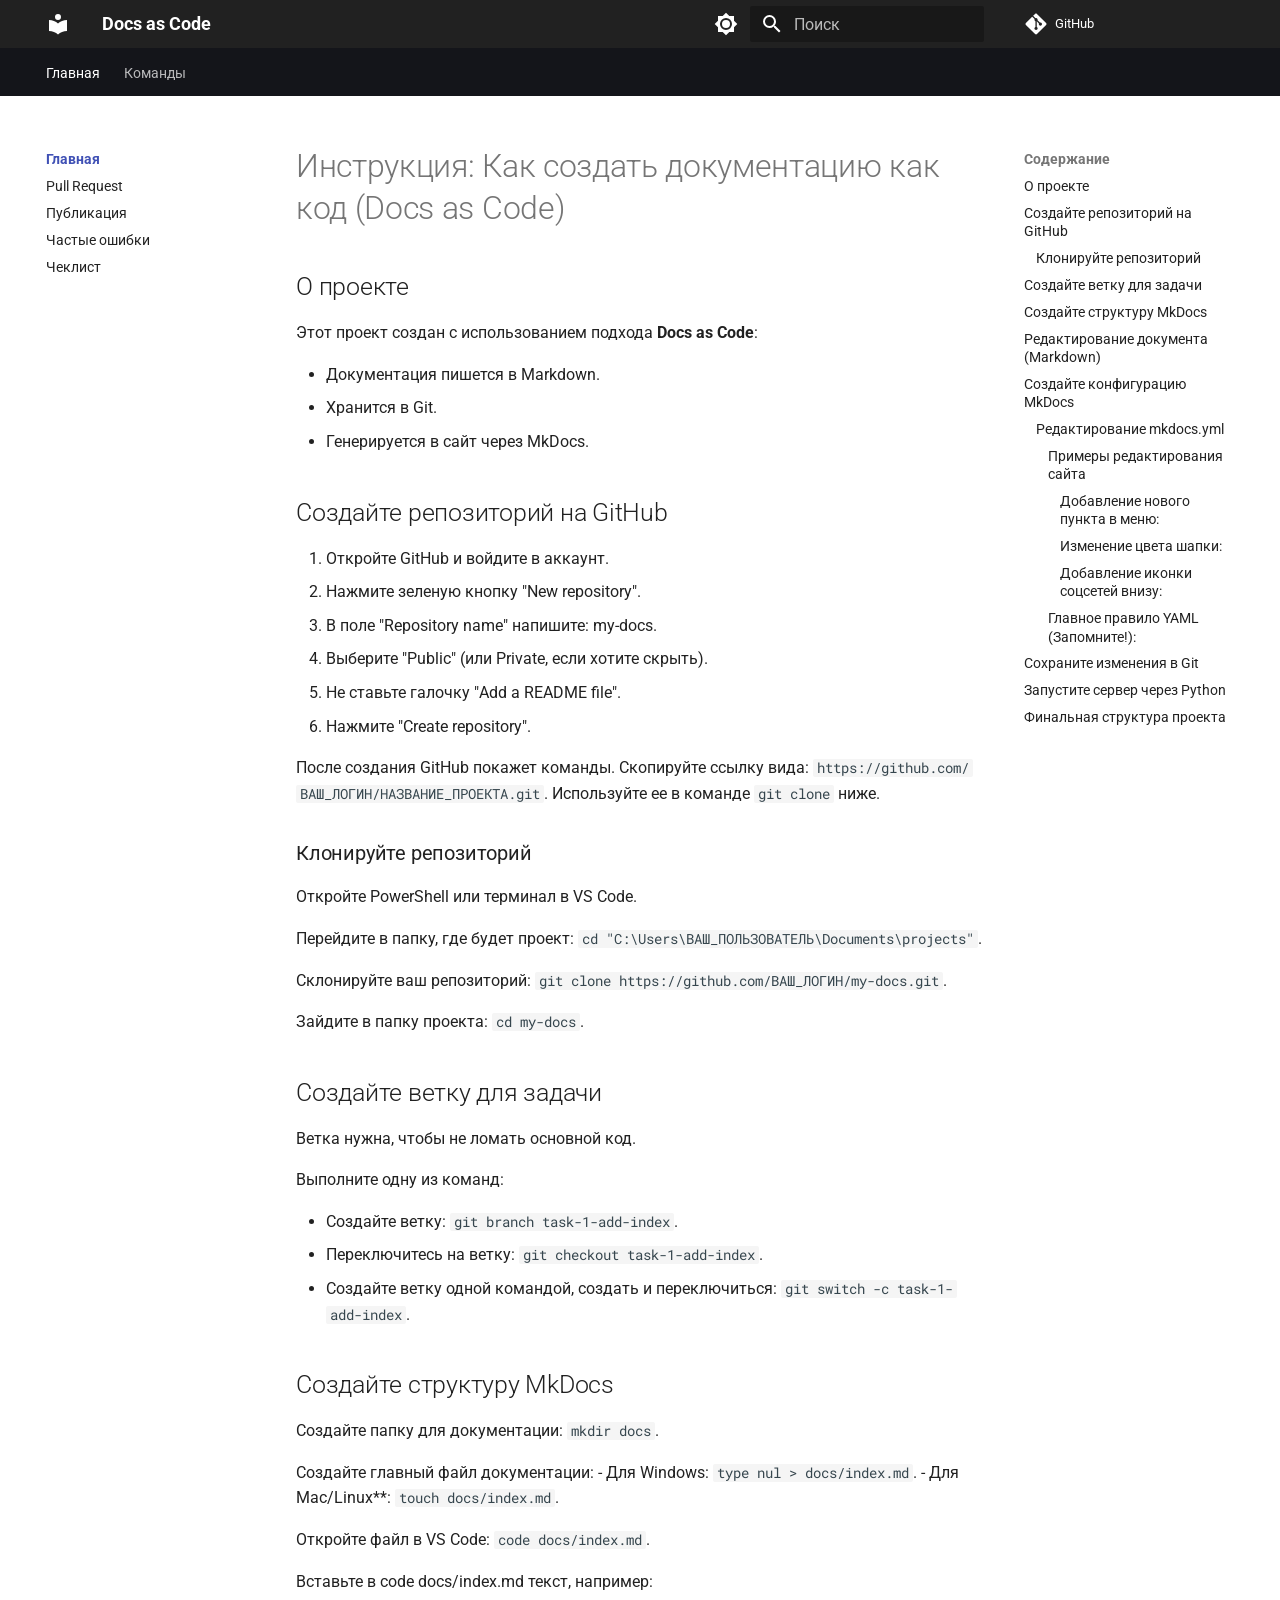
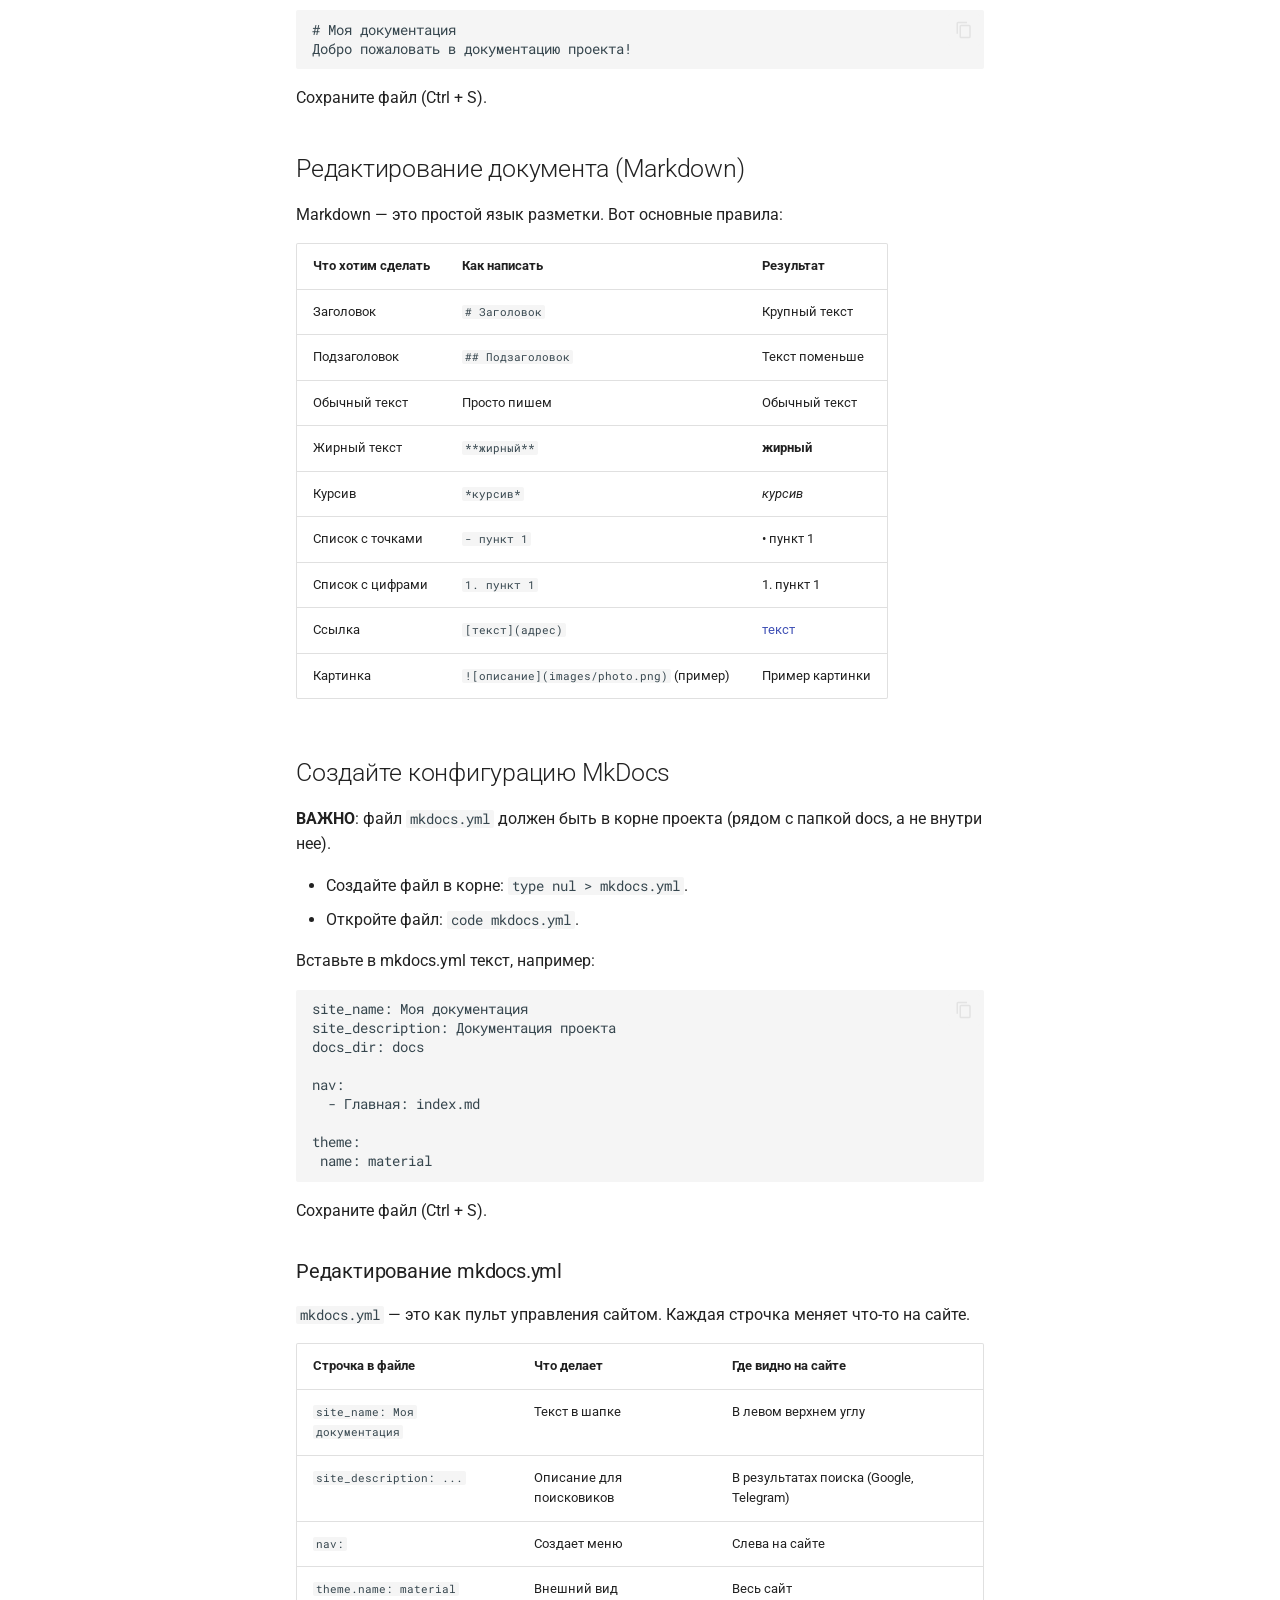
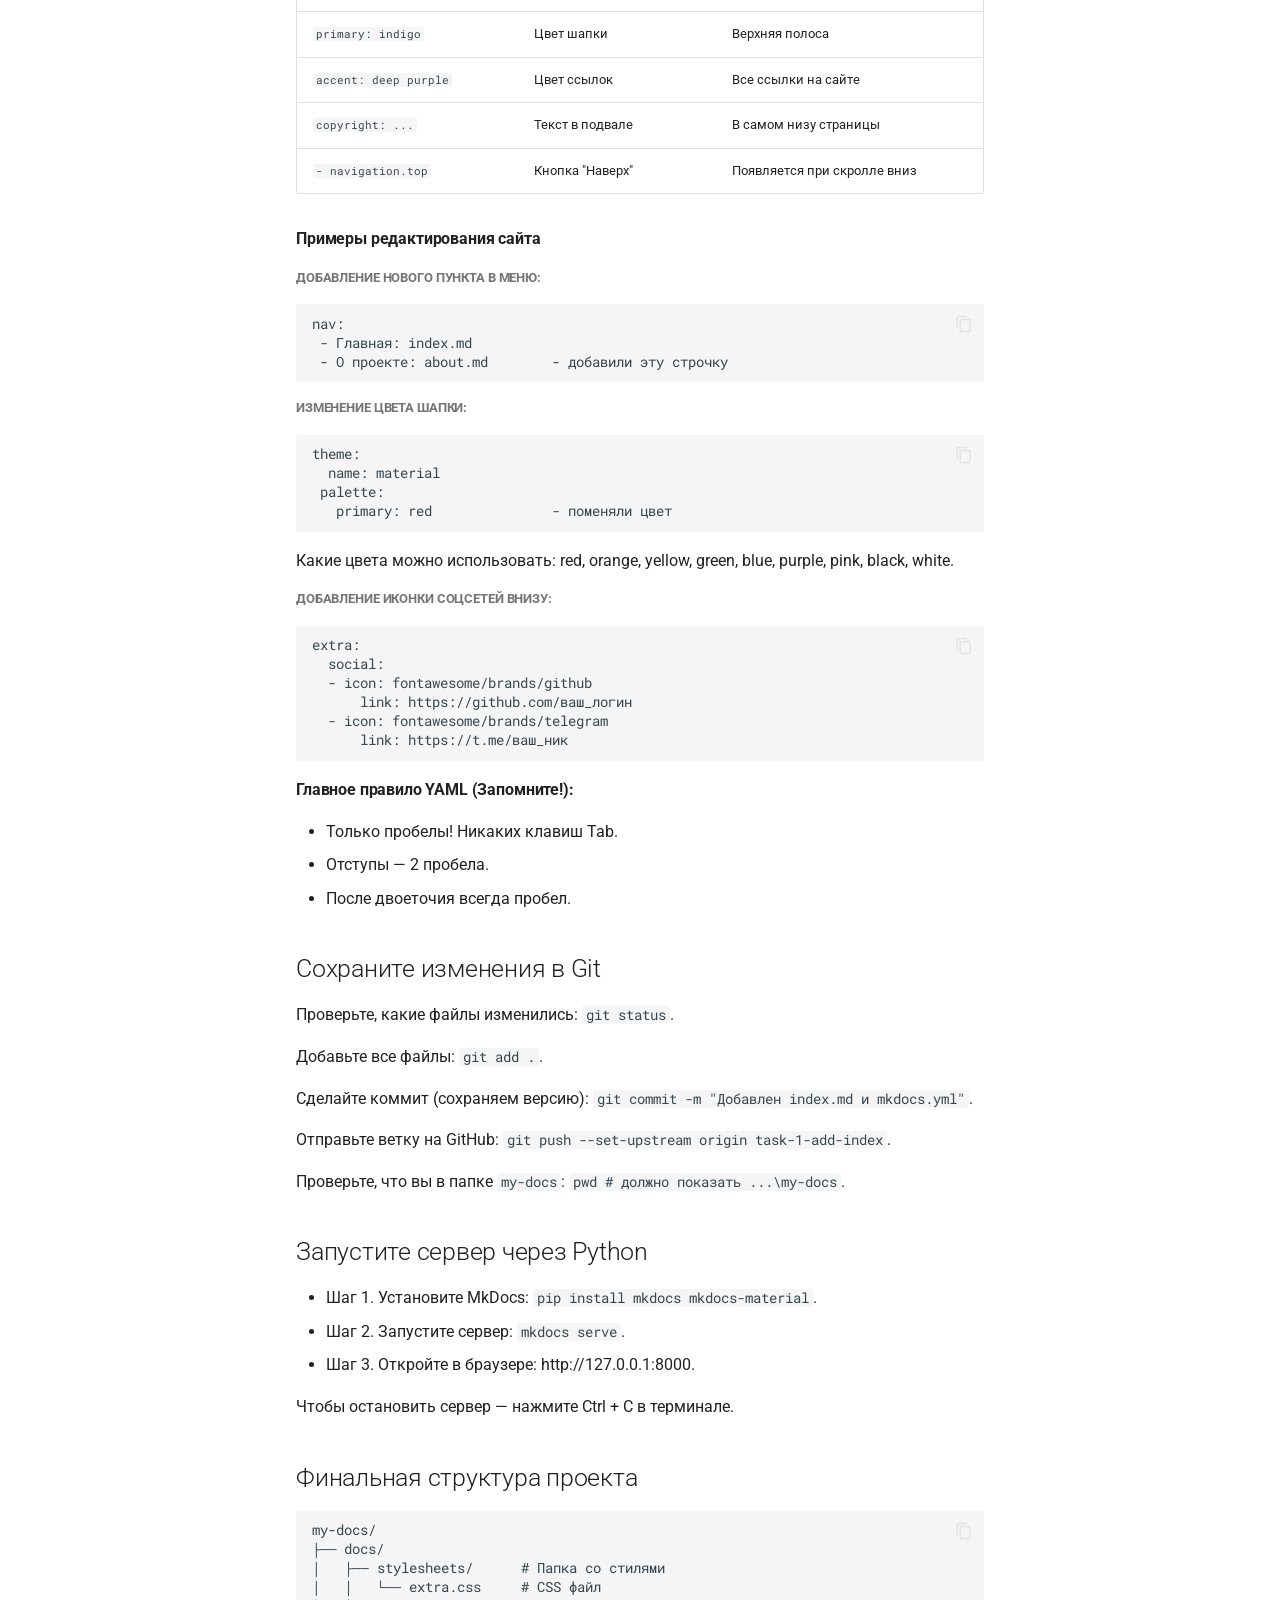
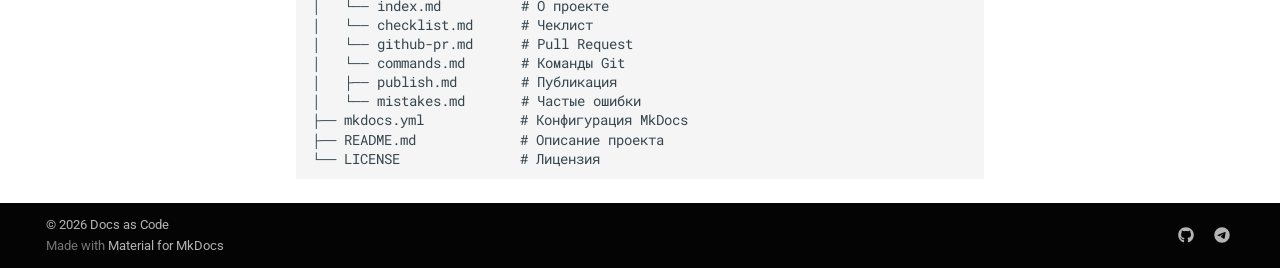
<file: index.html>
<!doctype html>
<html lang="ru" class="no-js">
  <head>
    
      <meta charset="utf-8">
      <meta name="viewport" content="width=device-width,initial-scale=1">
      
        <meta name="description" content="Документация проекта по методологии Docs as Code">
      
      
        <meta name="author" content="Алина">
      
      
        <link rel="canonical" href="https://AlinARinAtovNa.github.io/manual/">
      
      
      
        <link rel="next" href="github-pr/">
      
      
        
      
      
      <link rel="icon" href="assets/images/favicon.png">
      <meta name="generator" content="mkdocs-1.6.1, mkdocs-material-9.7.6">
    
    
      
        <title>О проекте - Docs as Code</title>
      
    
    
      <link rel="stylesheet" href="assets/stylesheets/main.484c7ddc.min.css">
      
        
        <link rel="stylesheet" href="assets/stylesheets/palette.ab4e12ef.min.css">
      
      


    
    
      
    
    
      
        
        
        <link rel="preconnect" href="https://fonts.gstatic.com" crossorigin>
        <link rel="stylesheet" href="https://fonts.googleapis.com/css?family=Roboto:300,300i,400,400i,700,700i%7CRoboto+Mono:400,400i,700,700i&display=fallback">
        <style>:root{--md-text-font:"Roboto";--md-code-font:"Roboto Mono"}</style>
      
    
    
      <link rel="stylesheet" href="stylesheets/extra.css">
    
    <script>__md_scope=new URL(".",location),__md_hash=e=>[...e].reduce(((e,_)=>(e<<5)-e+_.charCodeAt(0)),0),__md_get=(e,_=localStorage,t=__md_scope)=>JSON.parse(_.getItem(t.pathname+"."+e)),__md_set=(e,_,t=localStorage,a=__md_scope)=>{try{t.setItem(a.pathname+"."+e,JSON.stringify(_))}catch(e){}}</script>
    
      

    
    
  </head>
  
  
    
    
      
    
    
    
    
    <body dir="ltr" data-md-color-scheme="default" data-md-color-primary="black" data-md-color-accent="deep-purple">
  
    
    <input class="md-toggle" data-md-toggle="drawer" type="checkbox" id="__drawer" autocomplete="off">
    <input class="md-toggle" data-md-toggle="search" type="checkbox" id="__search" autocomplete="off">
    <label class="md-overlay" for="__drawer"></label>
    <div data-md-component="skip">
      
        
        <a href="#docs-as-code" class="md-skip">
          Перейти к содержанию
        </a>
      
    </div>
    <div data-md-component="announce">
      
    </div>
    
    
      

<header class="md-header" data-md-component="header">
  <nav class="md-header__inner md-grid" aria-label="Верхний колонтитул">
    <a href="." title="Docs as Code" class="md-header__button md-logo" aria-label="Docs as Code" data-md-component="logo">
      
  
  <svg xmlns="http://www.w3.org/2000/svg" viewBox="0 0 24 24"><path d="M12 8a3 3 0 0 0 3-3 3 3 0 0 0-3-3 3 3 0 0 0-3 3 3 3 0 0 0 3 3m0 3.54C9.64 9.35 6.5 8 3 8v11c3.5 0 6.64 1.35 9 3.54 2.36-2.19 5.5-3.54 9-3.54V8c-3.5 0-6.64 1.35-9 3.54"/></svg>

    </a>
    <label class="md-header__button md-icon" for="__drawer">
      
      <svg xmlns="http://www.w3.org/2000/svg" viewBox="0 0 24 24"><path d="M3 6h18v2H3zm0 5h18v2H3zm0 5h18v2H3z"/></svg>
    </label>
    <div class="md-header__title" data-md-component="header-title">
      <div class="md-header__ellipsis">
        <div class="md-header__topic">
          <span class="md-ellipsis">
            Docs as Code
          </span>
        </div>
        <div class="md-header__topic" data-md-component="header-topic">
          <span class="md-ellipsis">
            
              О проекте
            
          </span>
        </div>
      </div>
    </div>
    
      
        <form class="md-header__option" data-md-component="palette">
  
    
    
    
    <input class="md-option" data-md-color-media="" data-md-color-scheme="default" data-md-color-primary="black" data-md-color-accent="deep-purple"  aria-label="Переключить на темную тему"  type="radio" name="__palette" id="__palette_0">
    
      <label class="md-header__button md-icon" title="Переключить на темную тему" for="__palette_1" hidden>
        <svg xmlns="http://www.w3.org/2000/svg" viewBox="0 0 24 24"><path d="M12 8a4 4 0 0 0-4 4 4 4 0 0 0 4 4 4 4 0 0 0 4-4 4 4 0 0 0-4-4m0 10a6 6 0 0 1-6-6 6 6 0 0 1 6-6 6 6 0 0 1 6 6 6 6 0 0 1-6 6m8-9.31V4h-4.69L12 .69 8.69 4H4v4.69L.69 12 4 15.31V20h4.69L12 23.31 15.31 20H20v-4.69L23.31 12z"/></svg>
      </label>
    
  
    
    
    
    <input class="md-option" data-md-color-media="" data-md-color-scheme="slate" data-md-color-primary="black" data-md-color-accent="deep-purple"  aria-label="Переключить на светлую тему"  type="radio" name="__palette" id="__palette_1">
    
      <label class="md-header__button md-icon" title="Переключить на светлую тему" for="__palette_0" hidden>
        <svg xmlns="http://www.w3.org/2000/svg" viewBox="0 0 24 24"><path d="M12 18c-.89 0-1.74-.2-2.5-.55C11.56 16.5 13 14.42 13 12s-1.44-4.5-3.5-5.45C10.26 6.2 11.11 6 12 6a6 6 0 0 1 6 6 6 6 0 0 1-6 6m8-9.31V4h-4.69L12 .69 8.69 4H4v4.69L.69 12 4 15.31V20h4.69L12 23.31 15.31 20H20v-4.69L23.31 12z"/></svg>
      </label>
    
  
</form>
      
    
    
      <script>var palette=__md_get("__palette");if(palette&&palette.color){if("(prefers-color-scheme)"===palette.color.media){var media=matchMedia("(prefers-color-scheme: light)"),input=document.querySelector(media.matches?"[data-md-color-media='(prefers-color-scheme: light)']":"[data-md-color-media='(prefers-color-scheme: dark)']");palette.color.media=input.getAttribute("data-md-color-media"),palette.color.scheme=input.getAttribute("data-md-color-scheme"),palette.color.primary=input.getAttribute("data-md-color-primary"),palette.color.accent=input.getAttribute("data-md-color-accent")}for(var[key,value]of Object.entries(palette.color))document.body.setAttribute("data-md-color-"+key,value)}</script>
    
    
    
      
      
        <label class="md-header__button md-icon" for="__search">
          
          <svg xmlns="http://www.w3.org/2000/svg" viewBox="0 0 24 24"><path d="M9.5 3A6.5 6.5 0 0 1 16 9.5c0 1.61-.59 3.09-1.56 4.23l.27.27h.79l5 5-1.5 1.5-5-5v-.79l-.27-.27A6.52 6.52 0 0 1 9.5 16 6.5 6.5 0 0 1 3 9.5 6.5 6.5 0 0 1 9.5 3m0 2C7 5 5 7 5 9.5S7 14 9.5 14 14 12 14 9.5 12 5 9.5 5"/></svg>
        </label>
        <div class="md-search" data-md-component="search" role="dialog">
  <label class="md-search__overlay" for="__search"></label>
  <div class="md-search__inner" role="search">
    <form class="md-search__form" name="search">
      <input type="text" class="md-search__input" name="query" aria-label="Поиск" placeholder="Поиск" autocapitalize="off" autocorrect="off" autocomplete="off" spellcheck="false" data-md-component="search-query" required>
      <label class="md-search__icon md-icon" for="__search">
        
        <svg xmlns="http://www.w3.org/2000/svg" viewBox="0 0 24 24"><path d="M9.5 3A6.5 6.5 0 0 1 16 9.5c0 1.61-.59 3.09-1.56 4.23l.27.27h.79l5 5-1.5 1.5-5-5v-.79l-.27-.27A6.52 6.52 0 0 1 9.5 16 6.5 6.5 0 0 1 3 9.5 6.5 6.5 0 0 1 9.5 3m0 2C7 5 5 7 5 9.5S7 14 9.5 14 14 12 14 9.5 12 5 9.5 5"/></svg>
        
        <svg xmlns="http://www.w3.org/2000/svg" viewBox="0 0 24 24"><path d="M20 11v2H8l5.5 5.5-1.42 1.42L4.16 12l7.92-7.92L13.5 5.5 8 11z"/></svg>
      </label>
      <nav class="md-search__options" aria-label="Поиск">
        
        <button type="reset" class="md-search__icon md-icon" title="Очистить" aria-label="Очистить" tabindex="-1">
          
          <svg xmlns="http://www.w3.org/2000/svg" viewBox="0 0 24 24"><path d="M19 6.41 17.59 5 12 10.59 6.41 5 5 6.41 10.59 12 5 17.59 6.41 19 12 13.41 17.59 19 19 17.59 13.41 12z"/></svg>
        </button>
      </nav>
      
        <div class="md-search__suggest" data-md-component="search-suggest"></div>
      
    </form>
    <div class="md-search__output">
      <div class="md-search__scrollwrap" tabindex="0" data-md-scrollfix>
        <div class="md-search-result" data-md-component="search-result">
          <div class="md-search-result__meta">
            Инициализация поиска
          </div>
          <ol class="md-search-result__list" role="presentation"></ol>
        </div>
      </div>
    </div>
  </div>
</div>
      
    
    
      <div class="md-header__source">
        <a href="https://github.com/AlinARinAtovNa/manual" title="Перейти к репозиторию" class="md-source" data-md-component="source">
  <div class="md-source__icon md-icon">
    
    <svg xmlns="http://www.w3.org/2000/svg" viewBox="0 0 448 512"><!--! Font Awesome Free 7.1.0 by @fontawesome - https://fontawesome.com License - https://fontawesome.com/license/free (Icons: CC BY 4.0, Fonts: SIL OFL 1.1, Code: MIT License) Copyright 2025 Fonticons, Inc.--><path d="M439.6 236.1 244 40.5c-5.4-5.5-12.8-8.5-20.4-8.5s-15 3-20.4 8.4L162.5 81l51.5 51.5c27.1-9.1 52.7 16.8 43.4 43.7l49.7 49.7c34.2-11.8 61.2 31 35.5 56.7-26.5 26.5-70.2-2.9-56-37.3L240.3 199v121.9c25.3 12.5 22.3 41.8 9.1 55-6.4 6.4-15.2 10.1-24.3 10.1s-17.8-3.6-24.3-10.1c-17.6-17.6-11.1-46.9 11.2-56v-123c-20.8-8.5-24.6-30.7-18.6-45L142.6 101 8.5 235.1C3 240.6 0 247.9 0 255.5s3 15 8.5 20.4l195.6 195.7c5.4 5.4 12.7 8.4 20.4 8.4s15-3 20.4-8.4l194.7-194.7c5.4-5.4 8.4-12.8 8.4-20.4s-3-15-8.4-20.4"/></svg>
  </div>
  <div class="md-source__repository">
    GitHub
  </div>
</a>
      </div>
    
  </nav>
  
</header>
    
    <div class="md-container" data-md-component="container">
      
      
        
          
            
<nav class="md-tabs" aria-label="Вкладки" data-md-component="tabs">
  <div class="md-grid">
    <ul class="md-tabs__list">
      
        
  
  
  
    
  
  
    
    
      <li class="md-tabs__item md-tabs__item--active">
        <a href="." class="md-tabs__link">
          
  
  
    
  
  Главная

        </a>
      </li>
    
  

      
        
  
  
  
  
    
    
      <li class="md-tabs__item">
        <a href="commands/" class="md-tabs__link">
          
  
  
    
  
  Команды

        </a>
      </li>
    
  

      
    </ul>
  </div>
</nav>
          
        
      
      <main class="md-main" data-md-component="main">
        <div class="md-main__inner md-grid">
          
            
              
              <div class="md-sidebar md-sidebar--primary" data-md-component="sidebar" data-md-type="navigation" >
                <div class="md-sidebar__scrollwrap">
                  <div class="md-sidebar__inner">
                    


  


<nav class="md-nav md-nav--primary md-nav--lifted" aria-label="Навигация" data-md-level="0">
  <label class="md-nav__title" for="__drawer">
    <a href="." title="Docs as Code" class="md-nav__button md-logo" aria-label="Docs as Code" data-md-component="logo">
      
  
  <svg xmlns="http://www.w3.org/2000/svg" viewBox="0 0 24 24"><path d="M12 8a3 3 0 0 0 3-3 3 3 0 0 0-3-3 3 3 0 0 0-3 3 3 3 0 0 0 3 3m0 3.54C9.64 9.35 6.5 8 3 8v11c3.5 0 6.64 1.35 9 3.54 2.36-2.19 5.5-3.54 9-3.54V8c-3.5 0-6.64 1.35-9 3.54"/></svg>

    </a>
    Docs as Code
  </label>
  
    <div class="md-nav__source">
      <a href="https://github.com/AlinARinAtovNa/manual" title="Перейти к репозиторию" class="md-source" data-md-component="source">
  <div class="md-source__icon md-icon">
    
    <svg xmlns="http://www.w3.org/2000/svg" viewBox="0 0 448 512"><!--! Font Awesome Free 7.1.0 by @fontawesome - https://fontawesome.com License - https://fontawesome.com/license/free (Icons: CC BY 4.0, Fonts: SIL OFL 1.1, Code: MIT License) Copyright 2025 Fonticons, Inc.--><path d="M439.6 236.1 244 40.5c-5.4-5.5-12.8-8.5-20.4-8.5s-15 3-20.4 8.4L162.5 81l51.5 51.5c27.1-9.1 52.7 16.8 43.4 43.7l49.7 49.7c34.2-11.8 61.2 31 35.5 56.7-26.5 26.5-70.2-2.9-56-37.3L240.3 199v121.9c25.3 12.5 22.3 41.8 9.1 55-6.4 6.4-15.2 10.1-24.3 10.1s-17.8-3.6-24.3-10.1c-17.6-17.6-11.1-46.9 11.2-56v-123c-20.8-8.5-24.6-30.7-18.6-45L142.6 101 8.5 235.1C3 240.6 0 247.9 0 255.5s3 15 8.5 20.4l195.6 195.7c5.4 5.4 12.7 8.4 20.4 8.4s15-3 20.4-8.4l194.7-194.7c5.4-5.4 8.4-12.8 8.4-20.4s-3-15-8.4-20.4"/></svg>
  </div>
  <div class="md-source__repository">
    GitHub
  </div>
</a>
    </div>
  
  <ul class="md-nav__list" data-md-scrollfix>
    
      
      
  
  
    
  
  
  
    
    
      
        
          
        
      
        
      
        
      
        
      
        
      
    
    
    
      
        
        
      
      
        
      
    
    
    <li class="md-nav__item md-nav__item--active md-nav__item--section md-nav__item--nested">
      
        
        
        <input class="md-nav__toggle md-toggle " type="checkbox" id="__nav_1" checked>
        
          
          <div class="md-nav__link md-nav__container">
            <a href="." class="md-nav__link md-nav__link--active">
              
  
  
  <span class="md-ellipsis">
    
  
    Главная
  

    
  </span>
  
  

            </a>
            
              
              <label class="md-nav__link md-nav__link--active" for="__nav_1" id="__nav_1_label" tabindex="">
                <span class="md-nav__icon md-icon"></span>
              </label>
            
          </div>
        
        <nav class="md-nav" data-md-level="1" aria-labelledby="__nav_1_label" aria-expanded="true">
          <label class="md-nav__title" for="__nav_1">
            <span class="md-nav__icon md-icon"></span>
            
  
    Главная
  

          </label>
          <ul class="md-nav__list" data-md-scrollfix>
            
              
            
              
                
  
  
  
  
    <li class="md-nav__item">
      <a href="github-pr/" class="md-nav__link">
        
  
  
  <span class="md-ellipsis">
    
  
    Pull Request
  

    
  </span>
  
  

      </a>
    </li>
  

              
            
              
                
  
  
  
  
    <li class="md-nav__item">
      <a href="publish/" class="md-nav__link">
        
  
  
  <span class="md-ellipsis">
    
  
    Публикация
  

    
  </span>
  
  

      </a>
    </li>
  

              
            
              
                
  
  
  
  
    <li class="md-nav__item">
      <a href="mistakes/" class="md-nav__link">
        
  
  
  <span class="md-ellipsis">
    
  
    Частые ошибки
  

    
  </span>
  
  

      </a>
    </li>
  

              
            
              
                
  
  
  
  
    <li class="md-nav__item">
      <a href="checklist/" class="md-nav__link">
        
  
  
  <span class="md-ellipsis">
    
  
    Чеклист
  

    
  </span>
  
  

      </a>
    </li>
  

              
            
          </ul>
        </nav>
      
    </li>
  

    
      
      
  
  
  
  
    
    
      
        
      
    
    
    
      
      
        
      
    
    
    <li class="md-nav__item md-nav__item--nested">
      
        
        
        <input class="md-nav__toggle md-toggle " type="checkbox" id="__nav_2" >
        
          
          <label class="md-nav__link" for="__nav_2" id="__nav_2_label" tabindex="0">
            
  
  
  <span class="md-ellipsis">
    
  
    Команды
  

    
  </span>
  
  

            <span class="md-nav__icon md-icon"></span>
          </label>
        
        <nav class="md-nav" data-md-level="1" aria-labelledby="__nav_2_label" aria-expanded="false">
          <label class="md-nav__title" for="__nav_2">
            <span class="md-nav__icon md-icon"></span>
            
  
    Команды
  

          </label>
          <ul class="md-nav__list" data-md-scrollfix>
            
              
                
  
  
  
  
    <li class="md-nav__item">
      <a href="commands/" class="md-nav__link">
        
  
  
  <span class="md-ellipsis">
    
  
    Основные команды Git
  

    
  </span>
  
  

      </a>
    </li>
  

              
            
          </ul>
        </nav>
      
    </li>
  

    
  </ul>
</nav>
                  </div>
                </div>
              </div>
            
            
              
              <div class="md-sidebar md-sidebar--secondary" data-md-component="sidebar" data-md-type="toc" >
                <div class="md-sidebar__scrollwrap">
                  <div class="md-sidebar__inner">
                    

<nav class="md-nav md-nav--secondary" aria-label="Содержание">
  
  
  
    
  
  
    <label class="md-nav__title" for="__toc">
      <span class="md-nav__icon md-icon"></span>
      Содержание
    </label>
    <ul class="md-nav__list" data-md-component="toc" data-md-scrollfix>
      
        <li class="md-nav__item">
  <a href="#_1" class="md-nav__link">
    <span class="md-ellipsis">
      
        О проекте
      
    </span>
  </a>
  
</li>
      
        <li class="md-nav__item">
  <a href="#github" class="md-nav__link">
    <span class="md-ellipsis">
      
        Создайте репозиторий на GitHub
      
    </span>
  </a>
  
    <nav class="md-nav" aria-label="Создайте репозиторий на GitHub">
      <ul class="md-nav__list">
        
          <li class="md-nav__item">
  <a href="#_2" class="md-nav__link">
    <span class="md-ellipsis">
      
        Клонируйте репозиторий
      
    </span>
  </a>
  
</li>
        
      </ul>
    </nav>
  
</li>
      
        <li class="md-nav__item">
  <a href="#_3" class="md-nav__link">
    <span class="md-ellipsis">
      
        Создайте ветку для задачи
      
    </span>
  </a>
  
</li>
      
        <li class="md-nav__item">
  <a href="#mkdocs" class="md-nav__link">
    <span class="md-ellipsis">
      
        Создайте структуру MkDocs
      
    </span>
  </a>
  
</li>
      
        <li class="md-nav__item">
  <a href="#markdown" class="md-nav__link">
    <span class="md-ellipsis">
      
        Редактирование документа (Markdown)
      
    </span>
  </a>
  
</li>
      
        <li class="md-nav__item">
  <a href="#mkdocs_1" class="md-nav__link">
    <span class="md-ellipsis">
      
        Создайте конфигурацию MkDocs
      
    </span>
  </a>
  
    <nav class="md-nav" aria-label="Создайте конфигурацию MkDocs">
      <ul class="md-nav__list">
        
          <li class="md-nav__item">
  <a href="#mkdocsyml" class="md-nav__link">
    <span class="md-ellipsis">
      
        Редактирование mkdocs.yml
      
    </span>
  </a>
  
    <nav class="md-nav" aria-label="Редактирование mkdocs.yml">
      <ul class="md-nav__list">
        
          <li class="md-nav__item">
  <a href="#_4" class="md-nav__link">
    <span class="md-ellipsis">
      
        Примеры редактирования сайта
      
    </span>
  </a>
  
    <nav class="md-nav" aria-label="Примеры редактирования сайта">
      <ul class="md-nav__list">
        
          <li class="md-nav__item">
  <a href="#_5" class="md-nav__link">
    <span class="md-ellipsis">
      
        Добавление нового пункта в меню:
      
    </span>
  </a>
  
</li>
        
          <li class="md-nav__item">
  <a href="#_6" class="md-nav__link">
    <span class="md-ellipsis">
      
        Изменение цвета шапки:
      
    </span>
  </a>
  
</li>
        
          <li class="md-nav__item">
  <a href="#_7" class="md-nav__link">
    <span class="md-ellipsis">
      
        Добавление иконки соцсетей внизу:
      
    </span>
  </a>
  
</li>
        
      </ul>
    </nav>
  
</li>
        
          <li class="md-nav__item">
  <a href="#yaml" class="md-nav__link">
    <span class="md-ellipsis">
      
        Главное правило YAML (Запомните!):
      
    </span>
  </a>
  
</li>
        
      </ul>
    </nav>
  
</li>
        
      </ul>
    </nav>
  
</li>
      
        <li class="md-nav__item">
  <a href="#git" class="md-nav__link">
    <span class="md-ellipsis">
      
        Сохраните изменения в Git
      
    </span>
  </a>
  
</li>
      
        <li class="md-nav__item">
  <a href="#python" class="md-nav__link">
    <span class="md-ellipsis">
      
        Запустите сервер через Python
      
    </span>
  </a>
  
</li>
      
        <li class="md-nav__item">
  <a href="#_8" class="md-nav__link">
    <span class="md-ellipsis">
      
        Финальная структура проекта
      
    </span>
  </a>
  
</li>
      
    </ul>
  
</nav>
                  </div>
                </div>
              </div>
            
          
          
            <div class="md-content" data-md-component="content">
              
                




              
              <article class="md-content__inner md-typeset">
                
                  


  
  


<h1 id="docs-as-code">Инструкция: Как создать документацию как код (Docs as Code)</h1>
<h2 id="_1">О проекте</h2>
<p>Этот проект создан с использованием подхода <strong>Docs as Code</strong>:</p>
<ul>
<li>Документация пишется в Markdown.</li>
<li>Хранится в Git.</li>
<li>Генерируется в сайт через MkDocs.</li>
</ul>
<h2 id="github">Создайте репозиторий на GitHub</h2>
<ol>
<li>Откройте GitHub и войдите в аккаунт.</li>
<li>Нажмите зеленую кнопку "New repository".</li>
<li>В поле "Repository name" напишите: my-docs.</li>
<li>Выберите "Public" (или Private, если хотите скрыть).</li>
<li>Не ставьте галочку "Add a README file".</li>
<li>Нажмите "Create repository".</li>
</ol>
<p>После создания GitHub покажет команды. Скопируйте ссылку вида: <code>https://github.com/ВАШ_ЛОГИН/НАЗВАНИЕ_ПРОЕКТА.git</code>. 
Используйте ее в команде <code>git clone</code> ниже.</p>
<h3 id="_2">Клонируйте репозиторий</h3>
<p>Откройте PowerShell или терминал в VS Code.</p>
<p>Перейдите в папку, где будет проект: <code>cd "C:\Users\ВАШ_ПОЛЬЗОВАТЕЛЬ\Documents\projects"</code>.</p>
<p>Склонируйте ваш репозиторий: <code>git clone https://github.com/ВАШ_ЛОГИН/my-docs.git</code>.</p>
<p>Зайдите в папку проекта: <code>cd my-docs</code>.</p>
<h2 id="_3">Создайте ветку для задачи</h2>
<p>Ветка нужна, чтобы не ломать основной код.</p>
<p>Выполните одну из команд:</p>
<ul>
<li>Создайте ветку: <code>git branch task-1-add-index</code>.</li>
<li>Переключитесь на ветку: <code>git checkout task-1-add-index</code>.</li>
<li>Создайте ветку одной командой, создать и переключиться: <code>git switch -c task-1-add-index</code>.</li>
</ul>
<h2 id="mkdocs">Создайте структуру MkDocs</h2>
<p>Создайте папку для документации: <code>mkdir docs</code>.</p>
<p>Создайте главный файл документации:
- Для Windows: <code>type nul &gt; docs/index.md</code>.
- Для Mac/Linux**: <code>touch docs/index.md</code>.</p>
<p>Откройте файл в VS Code: <code>code docs/index.md</code>.</p>
<p>Вставьте в code docs/index.md текст, например:</p>
<div class="highlight"><pre><span></span><code># Моя документация
Добро пожаловать в документацию проекта!
</code></pre></div>
<p>Сохраните файл (Ctrl + S).</p>
<h2 id="markdown">Редактирование документа (Markdown)</h2>
<p>Markdown — это простой язык разметки. Вот основные правила:</p>
<table>
<thead>
<tr>
<th>Что хотим сделать</th>
<th>Как написать</th>
<th>Результат</th>
</tr>
</thead>
<tbody>
<tr>
<td>Заголовок</td>
<td><code># Заголовок</code></td>
<td>Крупный текст</td>
</tr>
<tr>
<td>Подзаголовок</td>
<td><code>## Подзаголовок</code></td>
<td>Текст поменьше</td>
</tr>
<tr>
<td>Обычный текст</td>
<td>Просто пишем</td>
<td>Обычный текст</td>
</tr>
<tr>
<td>Жирный текст</td>
<td><code>**жирный**</code></td>
<td><strong>жирный</strong></td>
</tr>
<tr>
<td>Курсив</td>
<td><code>*курсив*</code></td>
<td><em>курсив</em></td>
</tr>
<tr>
<td>Список с точками</td>
<td><code>- пункт 1</code></td>
<td>• пункт 1</td>
</tr>
<tr>
<td>Список с цифрами</td>
<td><code>1. пункт 1</code></td>
<td>1. пункт 1</td>
</tr>
<tr>
<td>Ссылка</td>
<td><code>[текст](адрес)</code></td>
<td><a href="адрес">текст</a></td>
</tr>
<tr>
<td>Картинка</td>
<td><code>![описание](images/photo.png)</code> (пример)</td>
<td>Пример картинки</td>
</tr>
</tbody>
</table>
<h2 id="mkdocs_1">Создайте конфигурацию MkDocs</h2>
<p><strong>ВАЖНО</strong>: файл <code>mkdocs.yml</code> должен быть в корне проекта (рядом с папкой docs, а не внутри нее).</p>
<ul>
<li>Создайте файл в корне: <code>type nul &gt; mkdocs.yml</code>.</li>
<li>Откройте файл: <code>code mkdocs.yml</code>.</li>
</ul>
<p>Вставьте в mkdocs.yml текст, например:</p>
<div class="highlight"><pre><span></span><code>site_name: Моя документация
site_description: Документация проекта
docs_dir: docs

nav:
  - Главная: index.md

theme:
 name: material
</code></pre></div>
<p>Сохраните файл (Ctrl + S).</p>
<h3 id="mkdocsyml">Редактирование mkdocs.yml</h3>
<p><code>mkdocs.yml</code> — это как пульт управления сайтом. Каждая строчка меняет что-то на сайте.</p>
<table>
<thead>
<tr>
<th>Строчка в файле</th>
<th>Что делает</th>
<th>Где видно на сайте</th>
</tr>
</thead>
<tbody>
<tr>
<td><code>site_name: Моя документация</code></td>
<td>Текст в шапке</td>
<td>В левом верхнем углу</td>
</tr>
<tr>
<td><code>site_description: ...</code></td>
<td>Описание для поисковиков</td>
<td>В результатах поиска (Google, Telegram)</td>
</tr>
<tr>
<td><code>nav:</code></td>
<td>Создает меню</td>
<td>Слева на сайте</td>
</tr>
<tr>
<td><code>theme.name: material</code></td>
<td>Внешний вид</td>
<td>Весь сайт</td>
</tr>
<tr>
<td><code>primary: indigo</code></td>
<td>Цвет шапки</td>
<td>Верхняя полоса</td>
</tr>
<tr>
<td><code>accent: deep purple</code></td>
<td>Цвет ссылок</td>
<td>Все ссылки на сайте</td>
</tr>
<tr>
<td><code>copyright: ...</code></td>
<td>Текст в подвале</td>
<td>В самом низу страницы</td>
</tr>
<tr>
<td><code>- navigation.top</code></td>
<td>Кнопка "Наверх"</td>
<td>Появляется при скролле вниз</td>
</tr>
</tbody>
</table>
<h4 id="_4">Примеры редактирования сайта</h4>
<h5 id="_5">Добавление нового пункта в меню:</h5>
<div class="highlight"><pre><span></span><code>nav:
 - Главная: index.md
 - О проекте: about.md        - добавили эту строчку
</code></pre></div>
<h5 id="_6">Изменение цвета шапки:</h5>
<div class="highlight"><pre><span></span><code>theme:
  name: material
 palette:
   primary: red               - поменяли цвет
</code></pre></div>
<p>Какие цвета можно использовать: red, orange, yellow, green, blue, purple, pink, black, white.</p>
<h5 id="_7">Добавление иконки соцсетей внизу:</h5>
<div class="highlight"><pre><span></span><code>extra:
  social:
  - icon: fontawesome/brands/github
      link: https://github.com/ваш_логин
  - icon: fontawesome/brands/telegram
      link: https://t.me/ваш_ник
</code></pre></div>
<h4 id="yaml">Главное правило YAML (<strong>Запомните!</strong>):</h4>
<ul>
<li>Только пробелы! Никаких клавиш Tab.</li>
<li>Отступы — 2 пробела.</li>
<li>После двоеточия всегда пробел.</li>
</ul>
<h2 id="git">Сохраните  изменения в Git</h2>
<p>Проверьте, какие файлы изменились: <code>git status</code>.</p>
<p>Добавьте  все файлы: <code>git add .</code>.</p>
<p>Сделайте коммит (сохраняем версию): <code>git commit -m "Добавлен index.md и mkdocs.yml"</code>.</p>
<p>Отправьте ветку на GitHub: <code>git push --set-upstream origin task-1-add-index</code>.</p>
<p>Проверьте, что вы в папке <code>my-docs</code>: <code>pwd   # должно показать ...\my-docs</code>.</p>
<h2 id="python">Запустите сервер через Python</h2>
<ul>
<li>Шаг 1. Установите MkDocs: <code>pip install mkdocs mkdocs-material</code>.</li>
<li>Шаг 2. Запустите сервер: <code>mkdocs serve</code>.</li>
<li>Шаг 3. Откройте в браузере: http://127.0.0.1:8000.</li>
</ul>
<p>Чтобы остановить сервер — нажмите Ctrl + C в терминале.</p>
<h2 id="_8">Финальная структура проекта</h2>
<div class="highlight"><pre><span></span><code>my-docs/
├── docs/
│   ├── stylesheets/      # Папка со стилями
│   │   └── extra.css     # CSS файл
│   └── index.md          # О проекте
│   └── checklist.md      # Чеклист  
│   └── github-pr.md      # Pull Request
│   └── commands.md       # Команды Git 
│   ├── publish.md        # Публикация
│   └── mistakes.md       # Частые ошибки
├── mkdocs.yml            # Конфигурация MkDocs
├── README.md             # Описание проекта
└── LICENSE               # Лицензия
</code></pre></div>












                
              </article>
            </div>
          
          
<script>var target=document.getElementById(location.hash.slice(1));target&&target.name&&(target.checked=target.name.startsWith("__tabbed_"))</script>
        </div>
        
          <button type="button" class="md-top md-icon" data-md-component="top" hidden>
  
  <svg xmlns="http://www.w3.org/2000/svg" viewBox="0 0 24 24"><path d="M13 20h-2V8l-5.5 5.5-1.42-1.42L12 4.16l7.92 7.92-1.42 1.42L13 8z"/></svg>
  К началу
</button>
        
      </main>
      
        <footer class="md-footer">
  
  <div class="md-footer-meta md-typeset">
    <div class="md-footer-meta__inner md-grid">
      <div class="md-copyright">
  
    <div class="md-copyright__highlight">
      © 2026 Docs as Code
    </div>
  
  
    Made with
    <a href="https://squidfunk.github.io/mkdocs-material/" target="_blank" rel="noopener">
      Material for MkDocs
    </a>
  
</div>
      
        
<div class="md-social">
  
    
    
    
    
    <a href="https://github.com/AlinARinAtovNa" target="_blank" rel="noopener" title="GitHub" class="md-social__link">
      <svg xmlns="http://www.w3.org/2000/svg" viewBox="0 0 512 512"><!--! Font Awesome Free 7.1.0 by @fontawesome - https://fontawesome.com License - https://fontawesome.com/license/free (Icons: CC BY 4.0, Fonts: SIL OFL 1.1, Code: MIT License) Copyright 2025 Fonticons, Inc.--><path d="M173.9 397.4c0 2-2.3 3.6-5.2 3.6-3.3.3-5.6-1.3-5.6-3.6 0-2 2.3-3.6 5.2-3.6 3-.3 5.6 1.3 5.6 3.6m-31.1-4.5c-.7 2 1.3 4.3 4.3 4.9 2.6 1 5.6 0 6.2-2s-1.3-4.3-4.3-5.2c-2.6-.7-5.5.3-6.2 2.3m44.2-1.7c-2.9.7-4.9 2.6-4.6 4.9.3 2 2.9 3.3 5.9 2.6 2.9-.7 4.9-2.6 4.6-4.6-.3-1.9-3-3.2-5.9-2.9M252.8 8C114.1 8 8 113.3 8 252c0 110.9 69.8 205.8 169.5 239.2 12.8 2.3 17.3-5.6 17.3-12.1 0-6.2-.3-40.4-.3-61.4 0 0-70 15-84.7-29.8 0 0-11.4-29.1-27.8-36.6 0 0-22.9-15.7 1.6-15.4 0 0 24.9 2 38.6 25.8 21.9 38.6 58.6 27.5 72.9 20.9 2.3-16 8.8-27.1 16-33.7-55.9-6.2-112.3-14.3-112.3-110.5 0-27.5 7.6-41.3 23.6-58.9-2.6-6.5-11.1-33.3 2.6-67.9 20.9-6.5 69 27 69 27 20-5.6 41.5-8.5 62.8-8.5s42.8 2.9 62.8 8.5c0 0 48.1-33.6 69-27 13.7 34.7 5.2 61.4 2.6 67.9 16 17.7 25.8 31.5 25.8 58.9 0 96.5-58.9 104.2-114.8 110.5 9.2 7.9 17 22.9 17 46.4 0 33.7-.3 75.4-.3 83.6 0 6.5 4.6 14.4 17.3 12.1C436.2 457.8 504 362.9 504 252 504 113.3 391.5 8 252.8 8M105.2 352.9c-1.3 1-1 3.3.7 5.2 1.6 1.6 3.9 2.3 5.2 1 1.3-1 1-3.3-.7-5.2-1.6-1.6-3.9-2.3-5.2-1m-10.8-8.1c-.7 1.3.3 2.9 2.3 3.9 1.6 1 3.6.7 4.3-.7.7-1.3-.3-2.9-2.3-3.9-2-.6-3.6-.3-4.3.7m32.4 35.6c-1.6 1.3-1 4.3 1.3 6.2 2.3 2.3 5.2 2.6 6.5 1 1.3-1.3.7-4.3-1.3-6.2-2.2-2.3-5.2-2.6-6.5-1m-11.4-14.7c-1.6 1-1.6 3.6 0 5.9s4.3 3.3 5.6 2.3c1.6-1.3 1.6-3.9 0-6.2-1.4-2.3-4-3.3-5.6-2"/></svg>
    </a>
  
    
    
    
    
    <a href="https://t.me/H_AlinaR" target="_blank" rel="noopener" title="Telegram" class="md-social__link">
      <svg xmlns="http://www.w3.org/2000/svg" viewBox="0 0 512 512"><!--! Font Awesome Free 7.1.0 by @fontawesome - https://fontawesome.com License - https://fontawesome.com/license/free (Icons: CC BY 4.0, Fonts: SIL OFL 1.1, Code: MIT License) Copyright 2025 Fonticons, Inc.--><path d="M256 8a248 248 0 1 0 0 496 248 248 0 1 0 0-496m115 168.7c-3.7 39.2-19.9 134.4-28.1 178.3-3.5 18.6-10.3 24.8-16.9 25.4-14.4 1.3-25.3-9.5-39.3-18.7-21.8-14.3-34.2-23.2-55.3-37.2-24.5-16.1-8.6-25 5.3-39.5 3.7-3.8 67.1-61.5 68.3-66.7.2-.7.3-3.1-1.2-4.4s-3.6-.8-5.1-.5c-2.2.5-37.1 23.5-104.6 69.1-9.9 6.8-18.9 10.1-26.9 9.9-8.9-.2-25.9-5-38.6-9.1-15.5-5-27.9-7.7-26.8-16.3.6-4.5 6.7-9 18.4-13.7 72.3-31.5 120.5-52.3 144.6-62.3 68.9-28.6 83.2-33.6 92.5-33.8 2.1 0 6.6.5 9.6 2.9 2 1.7 3.2 4.1 3.5 6.7.5 3.2.6 6.5.4 9.8z"/></svg>
    </a>
  
</div>
      
    </div>
  </div>
</footer>
      
    </div>
    <div class="md-dialog" data-md-component="dialog">
      <div class="md-dialog__inner md-typeset"></div>
    </div>
    
    
    
      
      
      <script id="__config" type="application/json">{"annotate": null, "base": ".", "features": ["navigation.tabs", "navigation.sections", "navigation.top", "navigation.tracking", "navigation.path", "navigation.instant", "navigation.indexes", "search.suggest", "search.highlight", "content.code.copy"], "search": "assets/javascripts/workers/search.2c215733.min.js", "tags": null, "translations": {"clipboard.copied": "\u0421\u043a\u043e\u043f\u0438\u0440\u043e\u0432\u0430\u043d\u043e \u0432 \u0431\u0443\u0444\u0435\u0440", "clipboard.copy": "\u041a\u043e\u043f\u0438\u0440\u043e\u0432\u0430\u0442\u044c \u0432 \u0431\u0443\u0444\u0435\u0440", "search.result.more.one": "\u0415\u0449\u0451 1 \u043d\u0430 \u044d\u0442\u043e\u0439 \u0441\u0442\u0440\u0430\u043d\u0438\u0446\u0435", "search.result.more.other": "\u0415\u0449\u0451 # \u043d\u0430 \u044d\u0442\u043e\u0439 \u0441\u0442\u0440\u0430\u043d\u0438\u0446\u0435", "search.result.none": "\u0421\u043e\u0432\u043f\u0430\u0434\u0435\u043d\u0438\u0439 \u043d\u0435 \u043d\u0430\u0439\u0434\u0435\u043d\u043e", "search.result.one": "\u041d\u0430\u0439\u0434\u0435\u043d\u043e 1 \u0441\u043e\u0432\u043f\u0430\u0434\u0435\u043d\u0438\u0435", "search.result.other": "\u041d\u0430\u0439\u0434\u0435\u043d\u043e \u0441\u043e\u0432\u043f\u0430\u0434\u0435\u043d\u0438\u0439: #", "search.result.placeholder": "\u041d\u0430\u0447\u043d\u0438\u0442\u0435 \u043f\u0435\u0447\u0430\u0442\u0430\u0442\u044c \u0434\u043b\u044f \u043f\u043e\u0438\u0441\u043a\u0430", "search.result.term.missing": "\u041e\u0442\u0441\u0443\u0442\u0441\u0442\u0432\u0443\u0435\u0442", "select.version": "\u0412\u044b\u0431\u0435\u0440\u0438\u0442\u0435 \u0432\u0435\u0440\u0441\u0438\u044e"}, "version": null}</script>
    
    
      <script src="assets/javascripts/bundle.79ae519e.min.js"></script>
      
    
  </body>
</html>
</file>
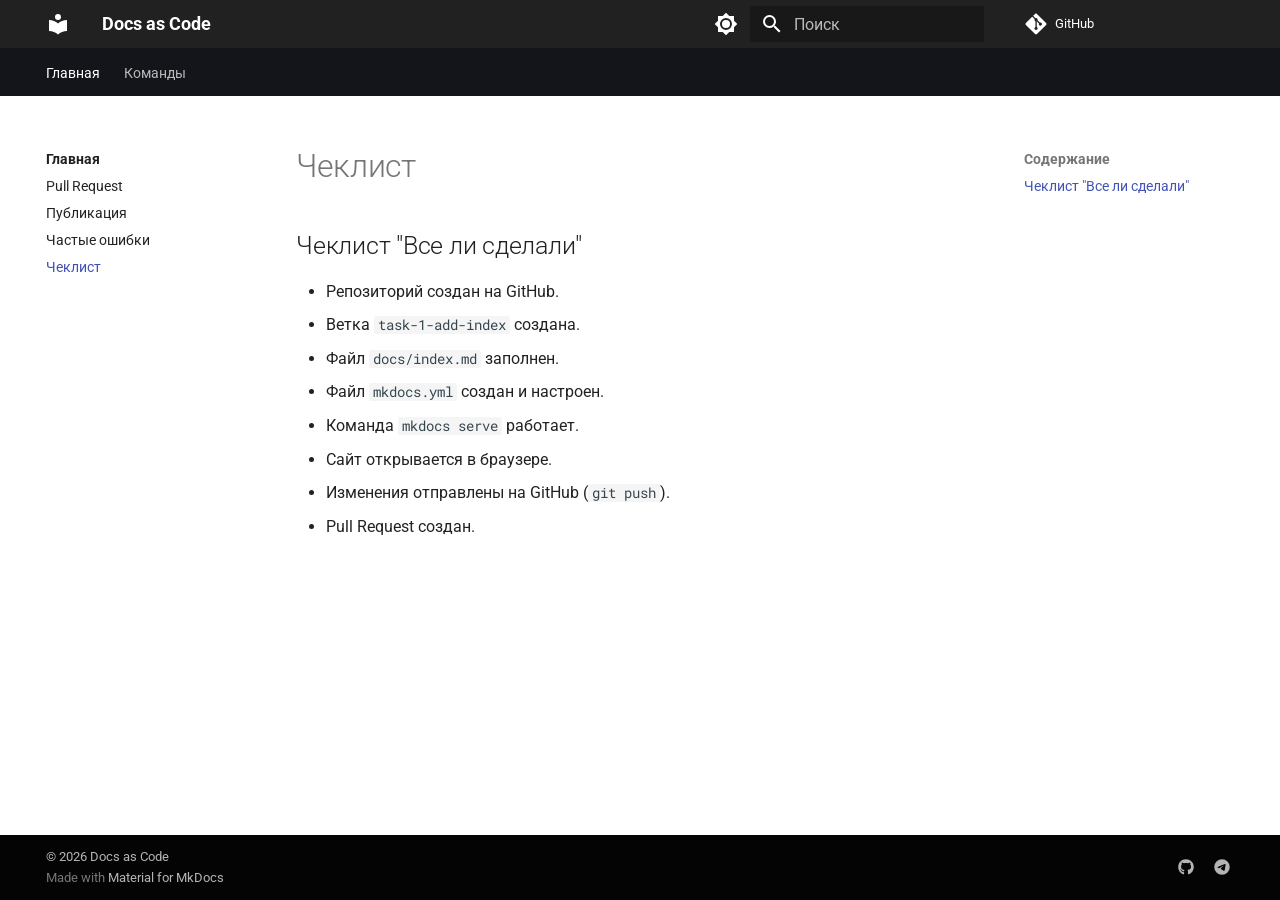
<file: checklist/index.html>
<!doctype html>
<html lang="ru" class="no-js">
  <head>
    
      <meta charset="utf-8">
      <meta name="viewport" content="width=device-width,initial-scale=1">
      
        <meta name="description" content="Документация проекта по методологии Docs as Code">
      
      
        <meta name="author" content="Алина">
      
      
        <link rel="canonical" href="https://AlinARinAtovNa.github.io/manual/checklist/">
      
      
        <link rel="prev" href="../mistakes/">
      
      
        <link rel="next" href="../commands/">
      
      
        
      
      
      <link rel="icon" href="../assets/images/favicon.png">
      <meta name="generator" content="mkdocs-1.6.1, mkdocs-material-9.7.6">
    
    
      
        <title>Чеклист - Docs as Code</title>
      
    
    
      <link rel="stylesheet" href="../assets/stylesheets/main.484c7ddc.min.css">
      
        
        <link rel="stylesheet" href="../assets/stylesheets/palette.ab4e12ef.min.css">
      
      


    
    
      
    
    
      
        
        
        <link rel="preconnect" href="https://fonts.gstatic.com" crossorigin>
        <link rel="stylesheet" href="https://fonts.googleapis.com/css?family=Roboto:300,300i,400,400i,700,700i%7CRoboto+Mono:400,400i,700,700i&display=fallback">
        <style>:root{--md-text-font:"Roboto";--md-code-font:"Roboto Mono"}</style>
      
    
    
      <link rel="stylesheet" href="../stylesheets/extra.css">
    
    <script>__md_scope=new URL("..",location),__md_hash=e=>[...e].reduce(((e,_)=>(e<<5)-e+_.charCodeAt(0)),0),__md_get=(e,_=localStorage,t=__md_scope)=>JSON.parse(_.getItem(t.pathname+"."+e)),__md_set=(e,_,t=localStorage,a=__md_scope)=>{try{t.setItem(a.pathname+"."+e,JSON.stringify(_))}catch(e){}}</script>
    
      

    
    
  </head>
  
  
    
    
      
    
    
    
    
    <body dir="ltr" data-md-color-scheme="default" data-md-color-primary="black" data-md-color-accent="deep-purple">
  
    
    <input class="md-toggle" data-md-toggle="drawer" type="checkbox" id="__drawer" autocomplete="off">
    <input class="md-toggle" data-md-toggle="search" type="checkbox" id="__search" autocomplete="off">
    <label class="md-overlay" for="__drawer"></label>
    <div data-md-component="skip">
      
        
        <a href="#_1" class="md-skip">
          Перейти к содержанию
        </a>
      
    </div>
    <div data-md-component="announce">
      
    </div>
    
    
      

<header class="md-header" data-md-component="header">
  <nav class="md-header__inner md-grid" aria-label="Верхний колонтитул">
    <a href=".." title="Docs as Code" class="md-header__button md-logo" aria-label="Docs as Code" data-md-component="logo">
      
  
  <svg xmlns="http://www.w3.org/2000/svg" viewBox="0 0 24 24"><path d="M12 8a3 3 0 0 0 3-3 3 3 0 0 0-3-3 3 3 0 0 0-3 3 3 3 0 0 0 3 3m0 3.54C9.64 9.35 6.5 8 3 8v11c3.5 0 6.64 1.35 9 3.54 2.36-2.19 5.5-3.54 9-3.54V8c-3.5 0-6.64 1.35-9 3.54"/></svg>

    </a>
    <label class="md-header__button md-icon" for="__drawer">
      
      <svg xmlns="http://www.w3.org/2000/svg" viewBox="0 0 24 24"><path d="M3 6h18v2H3zm0 5h18v2H3zm0 5h18v2H3z"/></svg>
    </label>
    <div class="md-header__title" data-md-component="header-title">
      <div class="md-header__ellipsis">
        <div class="md-header__topic">
          <span class="md-ellipsis">
            Docs as Code
          </span>
        </div>
        <div class="md-header__topic" data-md-component="header-topic">
          <span class="md-ellipsis">
            
              Чеклист
            
          </span>
        </div>
      </div>
    </div>
    
      
        <form class="md-header__option" data-md-component="palette">
  
    
    
    
    <input class="md-option" data-md-color-media="" data-md-color-scheme="default" data-md-color-primary="black" data-md-color-accent="deep-purple"  aria-label="Переключить на темную тему"  type="radio" name="__palette" id="__palette_0">
    
      <label class="md-header__button md-icon" title="Переключить на темную тему" for="__palette_1" hidden>
        <svg xmlns="http://www.w3.org/2000/svg" viewBox="0 0 24 24"><path d="M12 8a4 4 0 0 0-4 4 4 4 0 0 0 4 4 4 4 0 0 0 4-4 4 4 0 0 0-4-4m0 10a6 6 0 0 1-6-6 6 6 0 0 1 6-6 6 6 0 0 1 6 6 6 6 0 0 1-6 6m8-9.31V4h-4.69L12 .69 8.69 4H4v4.69L.69 12 4 15.31V20h4.69L12 23.31 15.31 20H20v-4.69L23.31 12z"/></svg>
      </label>
    
  
    
    
    
    <input class="md-option" data-md-color-media="" data-md-color-scheme="slate" data-md-color-primary="black" data-md-color-accent="deep-purple"  aria-label="Переключить на светлую тему"  type="radio" name="__palette" id="__palette_1">
    
      <label class="md-header__button md-icon" title="Переключить на светлую тему" for="__palette_0" hidden>
        <svg xmlns="http://www.w3.org/2000/svg" viewBox="0 0 24 24"><path d="M12 18c-.89 0-1.74-.2-2.5-.55C11.56 16.5 13 14.42 13 12s-1.44-4.5-3.5-5.45C10.26 6.2 11.11 6 12 6a6 6 0 0 1 6 6 6 6 0 0 1-6 6m8-9.31V4h-4.69L12 .69 8.69 4H4v4.69L.69 12 4 15.31V20h4.69L12 23.31 15.31 20H20v-4.69L23.31 12z"/></svg>
      </label>
    
  
</form>
      
    
    
      <script>var palette=__md_get("__palette");if(palette&&palette.color){if("(prefers-color-scheme)"===palette.color.media){var media=matchMedia("(prefers-color-scheme: light)"),input=document.querySelector(media.matches?"[data-md-color-media='(prefers-color-scheme: light)']":"[data-md-color-media='(prefers-color-scheme: dark)']");palette.color.media=input.getAttribute("data-md-color-media"),palette.color.scheme=input.getAttribute("data-md-color-scheme"),palette.color.primary=input.getAttribute("data-md-color-primary"),palette.color.accent=input.getAttribute("data-md-color-accent")}for(var[key,value]of Object.entries(palette.color))document.body.setAttribute("data-md-color-"+key,value)}</script>
    
    
    
      
      
        <label class="md-header__button md-icon" for="__search">
          
          <svg xmlns="http://www.w3.org/2000/svg" viewBox="0 0 24 24"><path d="M9.5 3A6.5 6.5 0 0 1 16 9.5c0 1.61-.59 3.09-1.56 4.23l.27.27h.79l5 5-1.5 1.5-5-5v-.79l-.27-.27A6.52 6.52 0 0 1 9.5 16 6.5 6.5 0 0 1 3 9.5 6.5 6.5 0 0 1 9.5 3m0 2C7 5 5 7 5 9.5S7 14 9.5 14 14 12 14 9.5 12 5 9.5 5"/></svg>
        </label>
        <div class="md-search" data-md-component="search" role="dialog">
  <label class="md-search__overlay" for="__search"></label>
  <div class="md-search__inner" role="search">
    <form class="md-search__form" name="search">
      <input type="text" class="md-search__input" name="query" aria-label="Поиск" placeholder="Поиск" autocapitalize="off" autocorrect="off" autocomplete="off" spellcheck="false" data-md-component="search-query" required>
      <label class="md-search__icon md-icon" for="__search">
        
        <svg xmlns="http://www.w3.org/2000/svg" viewBox="0 0 24 24"><path d="M9.5 3A6.5 6.5 0 0 1 16 9.5c0 1.61-.59 3.09-1.56 4.23l.27.27h.79l5 5-1.5 1.5-5-5v-.79l-.27-.27A6.52 6.52 0 0 1 9.5 16 6.5 6.5 0 0 1 3 9.5 6.5 6.5 0 0 1 9.5 3m0 2C7 5 5 7 5 9.5S7 14 9.5 14 14 12 14 9.5 12 5 9.5 5"/></svg>
        
        <svg xmlns="http://www.w3.org/2000/svg" viewBox="0 0 24 24"><path d="M20 11v2H8l5.5 5.5-1.42 1.42L4.16 12l7.92-7.92L13.5 5.5 8 11z"/></svg>
      </label>
      <nav class="md-search__options" aria-label="Поиск">
        
        <button type="reset" class="md-search__icon md-icon" title="Очистить" aria-label="Очистить" tabindex="-1">
          
          <svg xmlns="http://www.w3.org/2000/svg" viewBox="0 0 24 24"><path d="M19 6.41 17.59 5 12 10.59 6.41 5 5 6.41 10.59 12 5 17.59 6.41 19 12 13.41 17.59 19 19 17.59 13.41 12z"/></svg>
        </button>
      </nav>
      
        <div class="md-search__suggest" data-md-component="search-suggest"></div>
      
    </form>
    <div class="md-search__output">
      <div class="md-search__scrollwrap" tabindex="0" data-md-scrollfix>
        <div class="md-search-result" data-md-component="search-result">
          <div class="md-search-result__meta">
            Инициализация поиска
          </div>
          <ol class="md-search-result__list" role="presentation"></ol>
        </div>
      </div>
    </div>
  </div>
</div>
      
    
    
      <div class="md-header__source">
        <a href="https://github.com/AlinARinAtovNa/manual" title="Перейти к репозиторию" class="md-source" data-md-component="source">
  <div class="md-source__icon md-icon">
    
    <svg xmlns="http://www.w3.org/2000/svg" viewBox="0 0 448 512"><!--! Font Awesome Free 7.1.0 by @fontawesome - https://fontawesome.com License - https://fontawesome.com/license/free (Icons: CC BY 4.0, Fonts: SIL OFL 1.1, Code: MIT License) Copyright 2025 Fonticons, Inc.--><path d="M439.6 236.1 244 40.5c-5.4-5.5-12.8-8.5-20.4-8.5s-15 3-20.4 8.4L162.5 81l51.5 51.5c27.1-9.1 52.7 16.8 43.4 43.7l49.7 49.7c34.2-11.8 61.2 31 35.5 56.7-26.5 26.5-70.2-2.9-56-37.3L240.3 199v121.9c25.3 12.5 22.3 41.8 9.1 55-6.4 6.4-15.2 10.1-24.3 10.1s-17.8-3.6-24.3-10.1c-17.6-17.6-11.1-46.9 11.2-56v-123c-20.8-8.5-24.6-30.7-18.6-45L142.6 101 8.5 235.1C3 240.6 0 247.9 0 255.5s3 15 8.5 20.4l195.6 195.7c5.4 5.4 12.7 8.4 20.4 8.4s15-3 20.4-8.4l194.7-194.7c5.4-5.4 8.4-12.8 8.4-20.4s-3-15-8.4-20.4"/></svg>
  </div>
  <div class="md-source__repository">
    GitHub
  </div>
</a>
      </div>
    
  </nav>
  
</header>
    
    <div class="md-container" data-md-component="container">
      
      
        
          
            
<nav class="md-tabs" aria-label="Вкладки" data-md-component="tabs">
  <div class="md-grid">
    <ul class="md-tabs__list">
      
        
  
  
  
    
  
  
    
    
      <li class="md-tabs__item md-tabs__item--active">
        <a href=".." class="md-tabs__link">
          
  
  
    
  
  Главная

        </a>
      </li>
    
  

      
        
  
  
  
  
    
    
      <li class="md-tabs__item">
        <a href="../commands/" class="md-tabs__link">
          
  
  
    
  
  Команды

        </a>
      </li>
    
  

      
    </ul>
  </div>
</nav>
          
        
      
      <main class="md-main" data-md-component="main">
        <div class="md-main__inner md-grid">
          
            
              
              <div class="md-sidebar md-sidebar--primary" data-md-component="sidebar" data-md-type="navigation" >
                <div class="md-sidebar__scrollwrap">
                  <div class="md-sidebar__inner">
                    


  


<nav class="md-nav md-nav--primary md-nav--lifted" aria-label="Навигация" data-md-level="0">
  <label class="md-nav__title" for="__drawer">
    <a href=".." title="Docs as Code" class="md-nav__button md-logo" aria-label="Docs as Code" data-md-component="logo">
      
  
  <svg xmlns="http://www.w3.org/2000/svg" viewBox="0 0 24 24"><path d="M12 8a3 3 0 0 0 3-3 3 3 0 0 0-3-3 3 3 0 0 0-3 3 3 3 0 0 0 3 3m0 3.54C9.64 9.35 6.5 8 3 8v11c3.5 0 6.64 1.35 9 3.54 2.36-2.19 5.5-3.54 9-3.54V8c-3.5 0-6.64 1.35-9 3.54"/></svg>

    </a>
    Docs as Code
  </label>
  
    <div class="md-nav__source">
      <a href="https://github.com/AlinARinAtovNa/manual" title="Перейти к репозиторию" class="md-source" data-md-component="source">
  <div class="md-source__icon md-icon">
    
    <svg xmlns="http://www.w3.org/2000/svg" viewBox="0 0 448 512"><!--! Font Awesome Free 7.1.0 by @fontawesome - https://fontawesome.com License - https://fontawesome.com/license/free (Icons: CC BY 4.0, Fonts: SIL OFL 1.1, Code: MIT License) Copyright 2025 Fonticons, Inc.--><path d="M439.6 236.1 244 40.5c-5.4-5.5-12.8-8.5-20.4-8.5s-15 3-20.4 8.4L162.5 81l51.5 51.5c27.1-9.1 52.7 16.8 43.4 43.7l49.7 49.7c34.2-11.8 61.2 31 35.5 56.7-26.5 26.5-70.2-2.9-56-37.3L240.3 199v121.9c25.3 12.5 22.3 41.8 9.1 55-6.4 6.4-15.2 10.1-24.3 10.1s-17.8-3.6-24.3-10.1c-17.6-17.6-11.1-46.9 11.2-56v-123c-20.8-8.5-24.6-30.7-18.6-45L142.6 101 8.5 235.1C3 240.6 0 247.9 0 255.5s3 15 8.5 20.4l195.6 195.7c5.4 5.4 12.7 8.4 20.4 8.4s15-3 20.4-8.4l194.7-194.7c5.4-5.4 8.4-12.8 8.4-20.4s-3-15-8.4-20.4"/></svg>
  </div>
  <div class="md-source__repository">
    GitHub
  </div>
</a>
    </div>
  
  <ul class="md-nav__list" data-md-scrollfix>
    
      
      
  
  
    
  
  
  
    
    
      
        
          
        
      
        
      
        
      
        
      
        
      
    
    
    
      
        
        
      
      
        
      
    
    
    <li class="md-nav__item md-nav__item--active md-nav__item--section md-nav__item--nested">
      
        
        
        <input class="md-nav__toggle md-toggle " type="checkbox" id="__nav_1" checked>
        
          
          <div class="md-nav__link md-nav__container">
            <a href=".." class="md-nav__link ">
              
  
  
  <span class="md-ellipsis">
    
  
    Главная
  

    
  </span>
  
  

            </a>
            
              
              <label class="md-nav__link " for="__nav_1" id="__nav_1_label" tabindex="">
                <span class="md-nav__icon md-icon"></span>
              </label>
            
          </div>
        
        <nav class="md-nav" data-md-level="1" aria-labelledby="__nav_1_label" aria-expanded="true">
          <label class="md-nav__title" for="__nav_1">
            <span class="md-nav__icon md-icon"></span>
            
  
    Главная
  

          </label>
          <ul class="md-nav__list" data-md-scrollfix>
            
              
            
              
                
  
  
  
  
    <li class="md-nav__item">
      <a href="../github-pr/" class="md-nav__link">
        
  
  
  <span class="md-ellipsis">
    
  
    Pull Request
  

    
  </span>
  
  

      </a>
    </li>
  

              
            
              
                
  
  
  
  
    <li class="md-nav__item">
      <a href="../publish/" class="md-nav__link">
        
  
  
  <span class="md-ellipsis">
    
  
    Публикация
  

    
  </span>
  
  

      </a>
    </li>
  

              
            
              
                
  
  
  
  
    <li class="md-nav__item">
      <a href="../mistakes/" class="md-nav__link">
        
  
  
  <span class="md-ellipsis">
    
  
    Частые ошибки
  

    
  </span>
  
  

      </a>
    </li>
  

              
            
              
                
  
  
    
  
  
  
    <li class="md-nav__item md-nav__item--active">
      
      <input class="md-nav__toggle md-toggle" type="checkbox" id="__toc">
      
      
      
        <label class="md-nav__link md-nav__link--active" for="__toc">
          
  
  
  <span class="md-ellipsis">
    
  
    Чеклист
  

    
  </span>
  
  

          <span class="md-nav__icon md-icon"></span>
        </label>
      
      <a href="./" class="md-nav__link md-nav__link--active">
        
  
  
  <span class="md-ellipsis">
    
  
    Чеклист
  

    
  </span>
  
  

      </a>
      
        

<nav class="md-nav md-nav--secondary" aria-label="Содержание">
  
  
  
  
    <label class="md-nav__title" for="__toc">
      <span class="md-nav__icon md-icon"></span>
      Содержание
    </label>
    <ul class="md-nav__list" data-md-component="toc" data-md-scrollfix>
      
        <li class="md-nav__item">
  <a href="#_1" class="md-nav__link">
    <span class="md-ellipsis">
      
        Чеклист "Все ли сделали"
      
    </span>
  </a>
  
</li>
      
    </ul>
  
</nav>
      
    </li>
  

              
            
          </ul>
        </nav>
      
    </li>
  

    
      
      
  
  
  
  
    
    
      
        
      
    
    
    
      
      
        
      
    
    
    <li class="md-nav__item md-nav__item--nested">
      
        
        
        <input class="md-nav__toggle md-toggle " type="checkbox" id="__nav_2" >
        
          
          <label class="md-nav__link" for="__nav_2" id="__nav_2_label" tabindex="0">
            
  
  
  <span class="md-ellipsis">
    
  
    Команды
  

    
  </span>
  
  

            <span class="md-nav__icon md-icon"></span>
          </label>
        
        <nav class="md-nav" data-md-level="1" aria-labelledby="__nav_2_label" aria-expanded="false">
          <label class="md-nav__title" for="__nav_2">
            <span class="md-nav__icon md-icon"></span>
            
  
    Команды
  

          </label>
          <ul class="md-nav__list" data-md-scrollfix>
            
              
                
  
  
  
  
    <li class="md-nav__item">
      <a href="../commands/" class="md-nav__link">
        
  
  
  <span class="md-ellipsis">
    
  
    Основные команды Git
  

    
  </span>
  
  

      </a>
    </li>
  

              
            
          </ul>
        </nav>
      
    </li>
  

    
  </ul>
</nav>
                  </div>
                </div>
              </div>
            
            
              
              <div class="md-sidebar md-sidebar--secondary" data-md-component="sidebar" data-md-type="toc" >
                <div class="md-sidebar__scrollwrap">
                  <div class="md-sidebar__inner">
                    

<nav class="md-nav md-nav--secondary" aria-label="Содержание">
  
  
  
  
    <label class="md-nav__title" for="__toc">
      <span class="md-nav__icon md-icon"></span>
      Содержание
    </label>
    <ul class="md-nav__list" data-md-component="toc" data-md-scrollfix>
      
        <li class="md-nav__item">
  <a href="#_1" class="md-nav__link">
    <span class="md-ellipsis">
      
        Чеклист "Все ли сделали"
      
    </span>
  </a>
  
</li>
      
    </ul>
  
</nav>
                  </div>
                </div>
              </div>
            
          
          
            <div class="md-content" data-md-component="content">
              
                




              
              <article class="md-content__inner md-typeset">
                
                  


  
  


  <h1>Чеклист</h1>

<h2 id="_1">Чеклист "Все ли сделали"</h2>
<ul>
<li>Репозиторий создан на GitHub.</li>
<li>Ветка <code>task-1-add-index</code> создана.</li>
<li>Файл <code>docs/index.md</code> заполнен.</li>
<li>Файл <code>mkdocs.yml</code> создан и настроен.</li>
<li>Команда <code>mkdocs serve</code> работает.</li>
<li>Сайт открывается в браузере.</li>
<li>Изменения отправлены на GitHub (<code>git push</code>).</li>
<li>Pull Request создан.</li>
</ul>












                
              </article>
            </div>
          
          
<script>var target=document.getElementById(location.hash.slice(1));target&&target.name&&(target.checked=target.name.startsWith("__tabbed_"))</script>
        </div>
        
          <button type="button" class="md-top md-icon" data-md-component="top" hidden>
  
  <svg xmlns="http://www.w3.org/2000/svg" viewBox="0 0 24 24"><path d="M13 20h-2V8l-5.5 5.5-1.42-1.42L12 4.16l7.92 7.92-1.42 1.42L13 8z"/></svg>
  К началу
</button>
        
      </main>
      
        <footer class="md-footer">
  
  <div class="md-footer-meta md-typeset">
    <div class="md-footer-meta__inner md-grid">
      <div class="md-copyright">
  
    <div class="md-copyright__highlight">
      © 2026 Docs as Code
    </div>
  
  
    Made with
    <a href="https://squidfunk.github.io/mkdocs-material/" target="_blank" rel="noopener">
      Material for MkDocs
    </a>
  
</div>
      
        
<div class="md-social">
  
    
    
    
    
    <a href="https://github.com/AlinARinAtovNa" target="_blank" rel="noopener" title="GitHub" class="md-social__link">
      <svg xmlns="http://www.w3.org/2000/svg" viewBox="0 0 512 512"><!--! Font Awesome Free 7.1.0 by @fontawesome - https://fontawesome.com License - https://fontawesome.com/license/free (Icons: CC BY 4.0, Fonts: SIL OFL 1.1, Code: MIT License) Copyright 2025 Fonticons, Inc.--><path d="M173.9 397.4c0 2-2.3 3.6-5.2 3.6-3.3.3-5.6-1.3-5.6-3.6 0-2 2.3-3.6 5.2-3.6 3-.3 5.6 1.3 5.6 3.6m-31.1-4.5c-.7 2 1.3 4.3 4.3 4.9 2.6 1 5.6 0 6.2-2s-1.3-4.3-4.3-5.2c-2.6-.7-5.5.3-6.2 2.3m44.2-1.7c-2.9.7-4.9 2.6-4.6 4.9.3 2 2.9 3.3 5.9 2.6 2.9-.7 4.9-2.6 4.6-4.6-.3-1.9-3-3.2-5.9-2.9M252.8 8C114.1 8 8 113.3 8 252c0 110.9 69.8 205.8 169.5 239.2 12.8 2.3 17.3-5.6 17.3-12.1 0-6.2-.3-40.4-.3-61.4 0 0-70 15-84.7-29.8 0 0-11.4-29.1-27.8-36.6 0 0-22.9-15.7 1.6-15.4 0 0 24.9 2 38.6 25.8 21.9 38.6 58.6 27.5 72.9 20.9 2.3-16 8.8-27.1 16-33.7-55.9-6.2-112.3-14.3-112.3-110.5 0-27.5 7.6-41.3 23.6-58.9-2.6-6.5-11.1-33.3 2.6-67.9 20.9-6.5 69 27 69 27 20-5.6 41.5-8.5 62.8-8.5s42.8 2.9 62.8 8.5c0 0 48.1-33.6 69-27 13.7 34.7 5.2 61.4 2.6 67.9 16 17.7 25.8 31.5 25.8 58.9 0 96.5-58.9 104.2-114.8 110.5 9.2 7.9 17 22.9 17 46.4 0 33.7-.3 75.4-.3 83.6 0 6.5 4.6 14.4 17.3 12.1C436.2 457.8 504 362.9 504 252 504 113.3 391.5 8 252.8 8M105.2 352.9c-1.3 1-1 3.3.7 5.2 1.6 1.6 3.9 2.3 5.2 1 1.3-1 1-3.3-.7-5.2-1.6-1.6-3.9-2.3-5.2-1m-10.8-8.1c-.7 1.3.3 2.9 2.3 3.9 1.6 1 3.6.7 4.3-.7.7-1.3-.3-2.9-2.3-3.9-2-.6-3.6-.3-4.3.7m32.4 35.6c-1.6 1.3-1 4.3 1.3 6.2 2.3 2.3 5.2 2.6 6.5 1 1.3-1.3.7-4.3-1.3-6.2-2.2-2.3-5.2-2.6-6.5-1m-11.4-14.7c-1.6 1-1.6 3.6 0 5.9s4.3 3.3 5.6 2.3c1.6-1.3 1.6-3.9 0-6.2-1.4-2.3-4-3.3-5.6-2"/></svg>
    </a>
  
    
    
    
    
    <a href="https://t.me/H_AlinaR" target="_blank" rel="noopener" title="Telegram" class="md-social__link">
      <svg xmlns="http://www.w3.org/2000/svg" viewBox="0 0 512 512"><!--! Font Awesome Free 7.1.0 by @fontawesome - https://fontawesome.com License - https://fontawesome.com/license/free (Icons: CC BY 4.0, Fonts: SIL OFL 1.1, Code: MIT License) Copyright 2025 Fonticons, Inc.--><path d="M256 8a248 248 0 1 0 0 496 248 248 0 1 0 0-496m115 168.7c-3.7 39.2-19.9 134.4-28.1 178.3-3.5 18.6-10.3 24.8-16.9 25.4-14.4 1.3-25.3-9.5-39.3-18.7-21.8-14.3-34.2-23.2-55.3-37.2-24.5-16.1-8.6-25 5.3-39.5 3.7-3.8 67.1-61.5 68.3-66.7.2-.7.3-3.1-1.2-4.4s-3.6-.8-5.1-.5c-2.2.5-37.1 23.5-104.6 69.1-9.9 6.8-18.9 10.1-26.9 9.9-8.9-.2-25.9-5-38.6-9.1-15.5-5-27.9-7.7-26.8-16.3.6-4.5 6.7-9 18.4-13.7 72.3-31.5 120.5-52.3 144.6-62.3 68.9-28.6 83.2-33.6 92.5-33.8 2.1 0 6.6.5 9.6 2.9 2 1.7 3.2 4.1 3.5 6.7.5 3.2.6 6.5.4 9.8z"/></svg>
    </a>
  
</div>
      
    </div>
  </div>
</footer>
      
    </div>
    <div class="md-dialog" data-md-component="dialog">
      <div class="md-dialog__inner md-typeset"></div>
    </div>
    
    
    
      
      
      <script id="__config" type="application/json">{"annotate": null, "base": "..", "features": ["navigation.tabs", "navigation.sections", "navigation.top", "navigation.tracking", "navigation.path", "navigation.instant", "navigation.indexes", "search.suggest", "search.highlight", "content.code.copy"], "search": "../assets/javascripts/workers/search.2c215733.min.js", "tags": null, "translations": {"clipboard.copied": "\u0421\u043a\u043e\u043f\u0438\u0440\u043e\u0432\u0430\u043d\u043e \u0432 \u0431\u0443\u0444\u0435\u0440", "clipboard.copy": "\u041a\u043e\u043f\u0438\u0440\u043e\u0432\u0430\u0442\u044c \u0432 \u0431\u0443\u0444\u0435\u0440", "search.result.more.one": "\u0415\u0449\u0451 1 \u043d\u0430 \u044d\u0442\u043e\u0439 \u0441\u0442\u0440\u0430\u043d\u0438\u0446\u0435", "search.result.more.other": "\u0415\u0449\u0451 # \u043d\u0430 \u044d\u0442\u043e\u0439 \u0441\u0442\u0440\u0430\u043d\u0438\u0446\u0435", "search.result.none": "\u0421\u043e\u0432\u043f\u0430\u0434\u0435\u043d\u0438\u0439 \u043d\u0435 \u043d\u0430\u0439\u0434\u0435\u043d\u043e", "search.result.one": "\u041d\u0430\u0439\u0434\u0435\u043d\u043e 1 \u0441\u043e\u0432\u043f\u0430\u0434\u0435\u043d\u0438\u0435", "search.result.other": "\u041d\u0430\u0439\u0434\u0435\u043d\u043e \u0441\u043e\u0432\u043f\u0430\u0434\u0435\u043d\u0438\u0439: #", "search.result.placeholder": "\u041d\u0430\u0447\u043d\u0438\u0442\u0435 \u043f\u0435\u0447\u0430\u0442\u0430\u0442\u044c \u0434\u043b\u044f \u043f\u043e\u0438\u0441\u043a\u0430", "search.result.term.missing": "\u041e\u0442\u0441\u0443\u0442\u0441\u0442\u0432\u0443\u0435\u0442", "select.version": "\u0412\u044b\u0431\u0435\u0440\u0438\u0442\u0435 \u0432\u0435\u0440\u0441\u0438\u044e"}, "version": null}</script>
    
    
      <script src="../assets/javascripts/bundle.79ae519e.min.js"></script>
      
    
  </body>
</html>
</file>
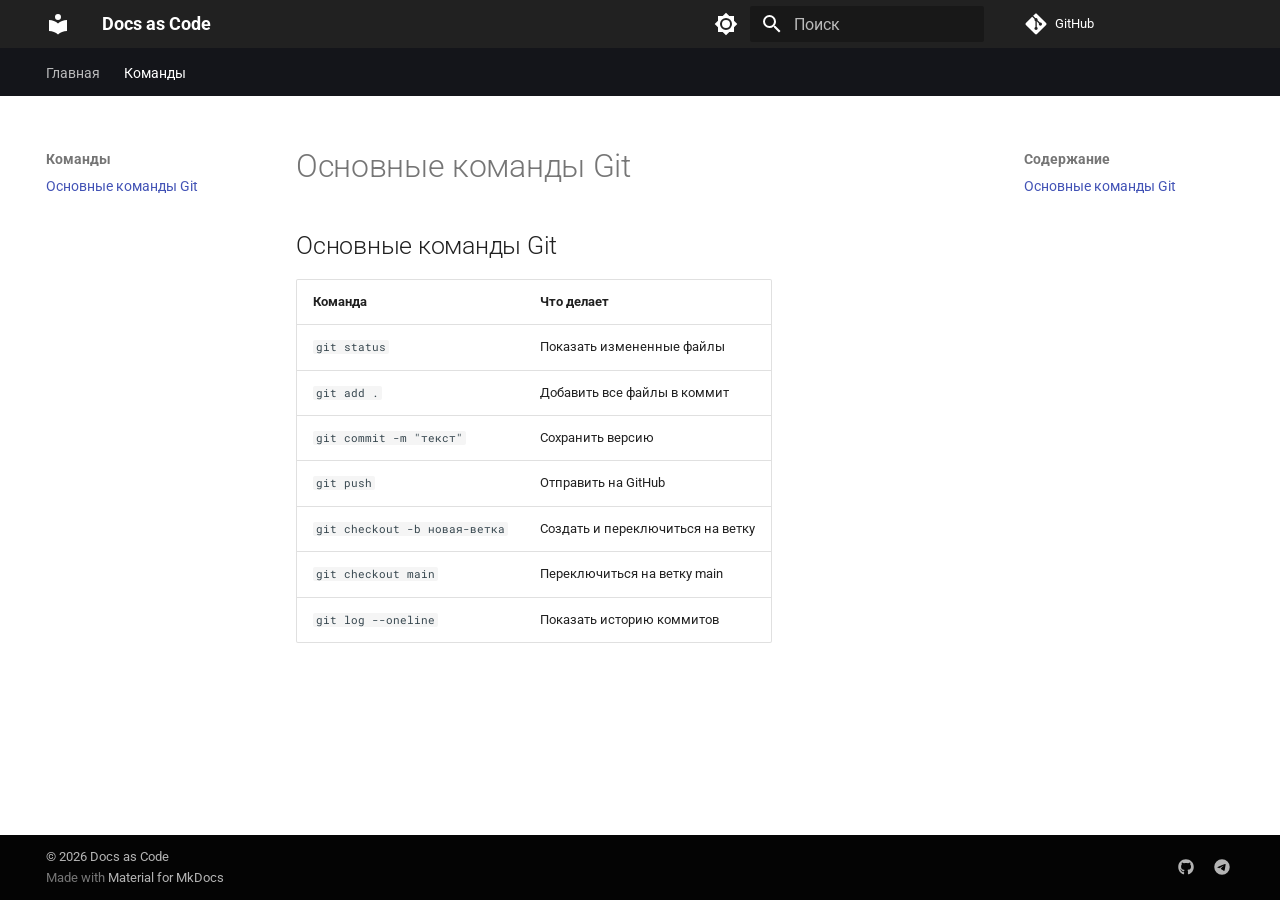
<file: commands/index.html>
<!doctype html>
<html lang="ru" class="no-js">
  <head>
    
      <meta charset="utf-8">
      <meta name="viewport" content="width=device-width,initial-scale=1">
      
        <meta name="description" content="Документация проекта по методологии Docs as Code">
      
      
        <meta name="author" content="Алина">
      
      
        <link rel="canonical" href="https://AlinARinAtovNa.github.io/manual/commands/">
      
      
        <link rel="prev" href="../checklist/">
      
      
      
        
      
      
      <link rel="icon" href="../assets/images/favicon.png">
      <meta name="generator" content="mkdocs-1.6.1, mkdocs-material-9.7.6">
    
    
      
        <title>Основные команды Git - Docs as Code</title>
      
    
    
      <link rel="stylesheet" href="../assets/stylesheets/main.484c7ddc.min.css">
      
        
        <link rel="stylesheet" href="../assets/stylesheets/palette.ab4e12ef.min.css">
      
      


    
    
      
    
    
      
        
        
        <link rel="preconnect" href="https://fonts.gstatic.com" crossorigin>
        <link rel="stylesheet" href="https://fonts.googleapis.com/css?family=Roboto:300,300i,400,400i,700,700i%7CRoboto+Mono:400,400i,700,700i&display=fallback">
        <style>:root{--md-text-font:"Roboto";--md-code-font:"Roboto Mono"}</style>
      
    
    
      <link rel="stylesheet" href="../stylesheets/extra.css">
    
    <script>__md_scope=new URL("..",location),__md_hash=e=>[...e].reduce(((e,_)=>(e<<5)-e+_.charCodeAt(0)),0),__md_get=(e,_=localStorage,t=__md_scope)=>JSON.parse(_.getItem(t.pathname+"."+e)),__md_set=(e,_,t=localStorage,a=__md_scope)=>{try{t.setItem(a.pathname+"."+e,JSON.stringify(_))}catch(e){}}</script>
    
      

    
    
  </head>
  
  
    
    
      
    
    
    
    
    <body dir="ltr" data-md-color-scheme="default" data-md-color-primary="black" data-md-color-accent="deep-purple">
  
    
    <input class="md-toggle" data-md-toggle="drawer" type="checkbox" id="__drawer" autocomplete="off">
    <input class="md-toggle" data-md-toggle="search" type="checkbox" id="__search" autocomplete="off">
    <label class="md-overlay" for="__drawer"></label>
    <div data-md-component="skip">
      
        
        <a href="#git" class="md-skip">
          Перейти к содержанию
        </a>
      
    </div>
    <div data-md-component="announce">
      
    </div>
    
    
      

<header class="md-header" data-md-component="header">
  <nav class="md-header__inner md-grid" aria-label="Верхний колонтитул">
    <a href=".." title="Docs as Code" class="md-header__button md-logo" aria-label="Docs as Code" data-md-component="logo">
      
  
  <svg xmlns="http://www.w3.org/2000/svg" viewBox="0 0 24 24"><path d="M12 8a3 3 0 0 0 3-3 3 3 0 0 0-3-3 3 3 0 0 0-3 3 3 3 0 0 0 3 3m0 3.54C9.64 9.35 6.5 8 3 8v11c3.5 0 6.64 1.35 9 3.54 2.36-2.19 5.5-3.54 9-3.54V8c-3.5 0-6.64 1.35-9 3.54"/></svg>

    </a>
    <label class="md-header__button md-icon" for="__drawer">
      
      <svg xmlns="http://www.w3.org/2000/svg" viewBox="0 0 24 24"><path d="M3 6h18v2H3zm0 5h18v2H3zm0 5h18v2H3z"/></svg>
    </label>
    <div class="md-header__title" data-md-component="header-title">
      <div class="md-header__ellipsis">
        <div class="md-header__topic">
          <span class="md-ellipsis">
            Docs as Code
          </span>
        </div>
        <div class="md-header__topic" data-md-component="header-topic">
          <span class="md-ellipsis">
            
              Основные команды Git
            
          </span>
        </div>
      </div>
    </div>
    
      
        <form class="md-header__option" data-md-component="palette">
  
    
    
    
    <input class="md-option" data-md-color-media="" data-md-color-scheme="default" data-md-color-primary="black" data-md-color-accent="deep-purple"  aria-label="Переключить на темную тему"  type="radio" name="__palette" id="__palette_0">
    
      <label class="md-header__button md-icon" title="Переключить на темную тему" for="__palette_1" hidden>
        <svg xmlns="http://www.w3.org/2000/svg" viewBox="0 0 24 24"><path d="M12 8a4 4 0 0 0-4 4 4 4 0 0 0 4 4 4 4 0 0 0 4-4 4 4 0 0 0-4-4m0 10a6 6 0 0 1-6-6 6 6 0 0 1 6-6 6 6 0 0 1 6 6 6 6 0 0 1-6 6m8-9.31V4h-4.69L12 .69 8.69 4H4v4.69L.69 12 4 15.31V20h4.69L12 23.31 15.31 20H20v-4.69L23.31 12z"/></svg>
      </label>
    
  
    
    
    
    <input class="md-option" data-md-color-media="" data-md-color-scheme="slate" data-md-color-primary="black" data-md-color-accent="deep-purple"  aria-label="Переключить на светлую тему"  type="radio" name="__palette" id="__palette_1">
    
      <label class="md-header__button md-icon" title="Переключить на светлую тему" for="__palette_0" hidden>
        <svg xmlns="http://www.w3.org/2000/svg" viewBox="0 0 24 24"><path d="M12 18c-.89 0-1.74-.2-2.5-.55C11.56 16.5 13 14.42 13 12s-1.44-4.5-3.5-5.45C10.26 6.2 11.11 6 12 6a6 6 0 0 1 6 6 6 6 0 0 1-6 6m8-9.31V4h-4.69L12 .69 8.69 4H4v4.69L.69 12 4 15.31V20h4.69L12 23.31 15.31 20H20v-4.69L23.31 12z"/></svg>
      </label>
    
  
</form>
      
    
    
      <script>var palette=__md_get("__palette");if(palette&&palette.color){if("(prefers-color-scheme)"===palette.color.media){var media=matchMedia("(prefers-color-scheme: light)"),input=document.querySelector(media.matches?"[data-md-color-media='(prefers-color-scheme: light)']":"[data-md-color-media='(prefers-color-scheme: dark)']");palette.color.media=input.getAttribute("data-md-color-media"),palette.color.scheme=input.getAttribute("data-md-color-scheme"),palette.color.primary=input.getAttribute("data-md-color-primary"),palette.color.accent=input.getAttribute("data-md-color-accent")}for(var[key,value]of Object.entries(palette.color))document.body.setAttribute("data-md-color-"+key,value)}</script>
    
    
    
      
      
        <label class="md-header__button md-icon" for="__search">
          
          <svg xmlns="http://www.w3.org/2000/svg" viewBox="0 0 24 24"><path d="M9.5 3A6.5 6.5 0 0 1 16 9.5c0 1.61-.59 3.09-1.56 4.23l.27.27h.79l5 5-1.5 1.5-5-5v-.79l-.27-.27A6.52 6.52 0 0 1 9.5 16 6.5 6.5 0 0 1 3 9.5 6.5 6.5 0 0 1 9.5 3m0 2C7 5 5 7 5 9.5S7 14 9.5 14 14 12 14 9.5 12 5 9.5 5"/></svg>
        </label>
        <div class="md-search" data-md-component="search" role="dialog">
  <label class="md-search__overlay" for="__search"></label>
  <div class="md-search__inner" role="search">
    <form class="md-search__form" name="search">
      <input type="text" class="md-search__input" name="query" aria-label="Поиск" placeholder="Поиск" autocapitalize="off" autocorrect="off" autocomplete="off" spellcheck="false" data-md-component="search-query" required>
      <label class="md-search__icon md-icon" for="__search">
        
        <svg xmlns="http://www.w3.org/2000/svg" viewBox="0 0 24 24"><path d="M9.5 3A6.5 6.5 0 0 1 16 9.5c0 1.61-.59 3.09-1.56 4.23l.27.27h.79l5 5-1.5 1.5-5-5v-.79l-.27-.27A6.52 6.52 0 0 1 9.5 16 6.5 6.5 0 0 1 3 9.5 6.5 6.5 0 0 1 9.5 3m0 2C7 5 5 7 5 9.5S7 14 9.5 14 14 12 14 9.5 12 5 9.5 5"/></svg>
        
        <svg xmlns="http://www.w3.org/2000/svg" viewBox="0 0 24 24"><path d="M20 11v2H8l5.5 5.5-1.42 1.42L4.16 12l7.92-7.92L13.5 5.5 8 11z"/></svg>
      </label>
      <nav class="md-search__options" aria-label="Поиск">
        
        <button type="reset" class="md-search__icon md-icon" title="Очистить" aria-label="Очистить" tabindex="-1">
          
          <svg xmlns="http://www.w3.org/2000/svg" viewBox="0 0 24 24"><path d="M19 6.41 17.59 5 12 10.59 6.41 5 5 6.41 10.59 12 5 17.59 6.41 19 12 13.41 17.59 19 19 17.59 13.41 12z"/></svg>
        </button>
      </nav>
      
        <div class="md-search__suggest" data-md-component="search-suggest"></div>
      
    </form>
    <div class="md-search__output">
      <div class="md-search__scrollwrap" tabindex="0" data-md-scrollfix>
        <div class="md-search-result" data-md-component="search-result">
          <div class="md-search-result__meta">
            Инициализация поиска
          </div>
          <ol class="md-search-result__list" role="presentation"></ol>
        </div>
      </div>
    </div>
  </div>
</div>
      
    
    
      <div class="md-header__source">
        <a href="https://github.com/AlinARinAtovNa/manual" title="Перейти к репозиторию" class="md-source" data-md-component="source">
  <div class="md-source__icon md-icon">
    
    <svg xmlns="http://www.w3.org/2000/svg" viewBox="0 0 448 512"><!--! Font Awesome Free 7.1.0 by @fontawesome - https://fontawesome.com License - https://fontawesome.com/license/free (Icons: CC BY 4.0, Fonts: SIL OFL 1.1, Code: MIT License) Copyright 2025 Fonticons, Inc.--><path d="M439.6 236.1 244 40.5c-5.4-5.5-12.8-8.5-20.4-8.5s-15 3-20.4 8.4L162.5 81l51.5 51.5c27.1-9.1 52.7 16.8 43.4 43.7l49.7 49.7c34.2-11.8 61.2 31 35.5 56.7-26.5 26.5-70.2-2.9-56-37.3L240.3 199v121.9c25.3 12.5 22.3 41.8 9.1 55-6.4 6.4-15.2 10.1-24.3 10.1s-17.8-3.6-24.3-10.1c-17.6-17.6-11.1-46.9 11.2-56v-123c-20.8-8.5-24.6-30.7-18.6-45L142.6 101 8.5 235.1C3 240.6 0 247.9 0 255.5s3 15 8.5 20.4l195.6 195.7c5.4 5.4 12.7 8.4 20.4 8.4s15-3 20.4-8.4l194.7-194.7c5.4-5.4 8.4-12.8 8.4-20.4s-3-15-8.4-20.4"/></svg>
  </div>
  <div class="md-source__repository">
    GitHub
  </div>
</a>
      </div>
    
  </nav>
  
</header>
    
    <div class="md-container" data-md-component="container">
      
      
        
          
            
<nav class="md-tabs" aria-label="Вкладки" data-md-component="tabs">
  <div class="md-grid">
    <ul class="md-tabs__list">
      
        
  
  
  
  
    
    
      <li class="md-tabs__item">
        <a href=".." class="md-tabs__link">
          
  
  
    
  
  Главная

        </a>
      </li>
    
  

      
        
  
  
  
    
  
  
    
    
      <li class="md-tabs__item md-tabs__item--active">
        <a href="./" class="md-tabs__link">
          
  
  
    
  
  Команды

        </a>
      </li>
    
  

      
    </ul>
  </div>
</nav>
          
        
      
      <main class="md-main" data-md-component="main">
        <div class="md-main__inner md-grid">
          
            
              
              <div class="md-sidebar md-sidebar--primary" data-md-component="sidebar" data-md-type="navigation" >
                <div class="md-sidebar__scrollwrap">
                  <div class="md-sidebar__inner">
                    


  


<nav class="md-nav md-nav--primary md-nav--lifted" aria-label="Навигация" data-md-level="0">
  <label class="md-nav__title" for="__drawer">
    <a href=".." title="Docs as Code" class="md-nav__button md-logo" aria-label="Docs as Code" data-md-component="logo">
      
  
  <svg xmlns="http://www.w3.org/2000/svg" viewBox="0 0 24 24"><path d="M12 8a3 3 0 0 0 3-3 3 3 0 0 0-3-3 3 3 0 0 0-3 3 3 3 0 0 0 3 3m0 3.54C9.64 9.35 6.5 8 3 8v11c3.5 0 6.64 1.35 9 3.54 2.36-2.19 5.5-3.54 9-3.54V8c-3.5 0-6.64 1.35-9 3.54"/></svg>

    </a>
    Docs as Code
  </label>
  
    <div class="md-nav__source">
      <a href="https://github.com/AlinARinAtovNa/manual" title="Перейти к репозиторию" class="md-source" data-md-component="source">
  <div class="md-source__icon md-icon">
    
    <svg xmlns="http://www.w3.org/2000/svg" viewBox="0 0 448 512"><!--! Font Awesome Free 7.1.0 by @fontawesome - https://fontawesome.com License - https://fontawesome.com/license/free (Icons: CC BY 4.0, Fonts: SIL OFL 1.1, Code: MIT License) Copyright 2025 Fonticons, Inc.--><path d="M439.6 236.1 244 40.5c-5.4-5.5-12.8-8.5-20.4-8.5s-15 3-20.4 8.4L162.5 81l51.5 51.5c27.1-9.1 52.7 16.8 43.4 43.7l49.7 49.7c34.2-11.8 61.2 31 35.5 56.7-26.5 26.5-70.2-2.9-56-37.3L240.3 199v121.9c25.3 12.5 22.3 41.8 9.1 55-6.4 6.4-15.2 10.1-24.3 10.1s-17.8-3.6-24.3-10.1c-17.6-17.6-11.1-46.9 11.2-56v-123c-20.8-8.5-24.6-30.7-18.6-45L142.6 101 8.5 235.1C3 240.6 0 247.9 0 255.5s3 15 8.5 20.4l195.6 195.7c5.4 5.4 12.7 8.4 20.4 8.4s15-3 20.4-8.4l194.7-194.7c5.4-5.4 8.4-12.8 8.4-20.4s-3-15-8.4-20.4"/></svg>
  </div>
  <div class="md-source__repository">
    GitHub
  </div>
</a>
    </div>
  
  <ul class="md-nav__list" data-md-scrollfix>
    
      
      
  
  
  
  
    
    
      
        
          
        
      
        
      
        
      
        
      
        
      
    
    
    
      
      
        
      
    
    
    <li class="md-nav__item md-nav__item--nested">
      
        
        
        <input class="md-nav__toggle md-toggle " type="checkbox" id="__nav_1" >
        
          
          <div class="md-nav__link md-nav__container">
            <a href=".." class="md-nav__link ">
              
  
  
  <span class="md-ellipsis">
    
  
    Главная
  

    
  </span>
  
  

            </a>
            
              
              <label class="md-nav__link " for="__nav_1" id="__nav_1_label" tabindex="0">
                <span class="md-nav__icon md-icon"></span>
              </label>
            
          </div>
        
        <nav class="md-nav" data-md-level="1" aria-labelledby="__nav_1_label" aria-expanded="false">
          <label class="md-nav__title" for="__nav_1">
            <span class="md-nav__icon md-icon"></span>
            
  
    Главная
  

          </label>
          <ul class="md-nav__list" data-md-scrollfix>
            
              
            
              
                
  
  
  
  
    <li class="md-nav__item">
      <a href="../github-pr/" class="md-nav__link">
        
  
  
  <span class="md-ellipsis">
    
  
    Pull Request
  

    
  </span>
  
  

      </a>
    </li>
  

              
            
              
                
  
  
  
  
    <li class="md-nav__item">
      <a href="../publish/" class="md-nav__link">
        
  
  
  <span class="md-ellipsis">
    
  
    Публикация
  

    
  </span>
  
  

      </a>
    </li>
  

              
            
              
                
  
  
  
  
    <li class="md-nav__item">
      <a href="../mistakes/" class="md-nav__link">
        
  
  
  <span class="md-ellipsis">
    
  
    Частые ошибки
  

    
  </span>
  
  

      </a>
    </li>
  

              
            
              
                
  
  
  
  
    <li class="md-nav__item">
      <a href="../checklist/" class="md-nav__link">
        
  
  
  <span class="md-ellipsis">
    
  
    Чеклист
  

    
  </span>
  
  

      </a>
    </li>
  

              
            
          </ul>
        </nav>
      
    </li>
  

    
      
      
  
  
    
  
  
  
    
    
      
        
      
    
    
    
      
        
        
      
      
        
      
    
    
    <li class="md-nav__item md-nav__item--active md-nav__item--section md-nav__item--nested">
      
        
        
        <input class="md-nav__toggle md-toggle " type="checkbox" id="__nav_2" checked>
        
          
          <label class="md-nav__link" for="__nav_2" id="__nav_2_label" tabindex="">
            
  
  
  <span class="md-ellipsis">
    
  
    Команды
  

    
  </span>
  
  

            <span class="md-nav__icon md-icon"></span>
          </label>
        
        <nav class="md-nav" data-md-level="1" aria-labelledby="__nav_2_label" aria-expanded="true">
          <label class="md-nav__title" for="__nav_2">
            <span class="md-nav__icon md-icon"></span>
            
  
    Команды
  

          </label>
          <ul class="md-nav__list" data-md-scrollfix>
            
              
                
  
  
    
  
  
  
    <li class="md-nav__item md-nav__item--active">
      
      <input class="md-nav__toggle md-toggle" type="checkbox" id="__toc">
      
      
      
        <label class="md-nav__link md-nav__link--active" for="__toc">
          
  
  
  <span class="md-ellipsis">
    
  
    Основные команды Git
  

    
  </span>
  
  

          <span class="md-nav__icon md-icon"></span>
        </label>
      
      <a href="./" class="md-nav__link md-nav__link--active">
        
  
  
  <span class="md-ellipsis">
    
  
    Основные команды Git
  

    
  </span>
  
  

      </a>
      
        

<nav class="md-nav md-nav--secondary" aria-label="Содержание">
  
  
  
  
    <label class="md-nav__title" for="__toc">
      <span class="md-nav__icon md-icon"></span>
      Содержание
    </label>
    <ul class="md-nav__list" data-md-component="toc" data-md-scrollfix>
      
        <li class="md-nav__item">
  <a href="#git" class="md-nav__link">
    <span class="md-ellipsis">
      
        Основные команды Git
      
    </span>
  </a>
  
</li>
      
    </ul>
  
</nav>
      
    </li>
  

              
            
          </ul>
        </nav>
      
    </li>
  

    
  </ul>
</nav>
                  </div>
                </div>
              </div>
            
            
              
              <div class="md-sidebar md-sidebar--secondary" data-md-component="sidebar" data-md-type="toc" >
                <div class="md-sidebar__scrollwrap">
                  <div class="md-sidebar__inner">
                    

<nav class="md-nav md-nav--secondary" aria-label="Содержание">
  
  
  
  
    <label class="md-nav__title" for="__toc">
      <span class="md-nav__icon md-icon"></span>
      Содержание
    </label>
    <ul class="md-nav__list" data-md-component="toc" data-md-scrollfix>
      
        <li class="md-nav__item">
  <a href="#git" class="md-nav__link">
    <span class="md-ellipsis">
      
        Основные команды Git
      
    </span>
  </a>
  
</li>
      
    </ul>
  
</nav>
                  </div>
                </div>
              </div>
            
          
          
            <div class="md-content" data-md-component="content">
              
                




              
              <article class="md-content__inner md-typeset">
                
                  


  
  


  <h1>Основные команды Git</h1>

<h2 id="git">Основные команды Git</h2>
<table>
<thead>
<tr>
<th>Команда</th>
<th>Что делает</th>
</tr>
</thead>
<tbody>
<tr>
<td><code>git status</code></td>
<td>Показать измененные файлы</td>
</tr>
<tr>
<td><code>git add .</code></td>
<td>Добавить все файлы в коммит</td>
</tr>
<tr>
<td><code>git commit -m "текст"</code></td>
<td>Сохранить версию</td>
</tr>
<tr>
<td><code>git push</code></td>
<td>Отправить на GitHub</td>
</tr>
<tr>
<td><code>git checkout -b новая-ветка</code></td>
<td>Создать и переключиться на ветку</td>
</tr>
<tr>
<td><code>git checkout main</code></td>
<td>Переключиться на ветку main</td>
</tr>
<tr>
<td><code>git log --oneline</code></td>
<td>Показать историю коммитов</td>
</tr>
</tbody>
</table>












                
              </article>
            </div>
          
          
<script>var target=document.getElementById(location.hash.slice(1));target&&target.name&&(target.checked=target.name.startsWith("__tabbed_"))</script>
        </div>
        
          <button type="button" class="md-top md-icon" data-md-component="top" hidden>
  
  <svg xmlns="http://www.w3.org/2000/svg" viewBox="0 0 24 24"><path d="M13 20h-2V8l-5.5 5.5-1.42-1.42L12 4.16l7.92 7.92-1.42 1.42L13 8z"/></svg>
  К началу
</button>
        
      </main>
      
        <footer class="md-footer">
  
  <div class="md-footer-meta md-typeset">
    <div class="md-footer-meta__inner md-grid">
      <div class="md-copyright">
  
    <div class="md-copyright__highlight">
      © 2026 Docs as Code
    </div>
  
  
    Made with
    <a href="https://squidfunk.github.io/mkdocs-material/" target="_blank" rel="noopener">
      Material for MkDocs
    </a>
  
</div>
      
        
<div class="md-social">
  
    
    
    
    
    <a href="https://github.com/AlinARinAtovNa" target="_blank" rel="noopener" title="GitHub" class="md-social__link">
      <svg xmlns="http://www.w3.org/2000/svg" viewBox="0 0 512 512"><!--! Font Awesome Free 7.1.0 by @fontawesome - https://fontawesome.com License - https://fontawesome.com/license/free (Icons: CC BY 4.0, Fonts: SIL OFL 1.1, Code: MIT License) Copyright 2025 Fonticons, Inc.--><path d="M173.9 397.4c0 2-2.3 3.6-5.2 3.6-3.3.3-5.6-1.3-5.6-3.6 0-2 2.3-3.6 5.2-3.6 3-.3 5.6 1.3 5.6 3.6m-31.1-4.5c-.7 2 1.3 4.3 4.3 4.9 2.6 1 5.6 0 6.2-2s-1.3-4.3-4.3-5.2c-2.6-.7-5.5.3-6.2 2.3m44.2-1.7c-2.9.7-4.9 2.6-4.6 4.9.3 2 2.9 3.3 5.9 2.6 2.9-.7 4.9-2.6 4.6-4.6-.3-1.9-3-3.2-5.9-2.9M252.8 8C114.1 8 8 113.3 8 252c0 110.9 69.8 205.8 169.5 239.2 12.8 2.3 17.3-5.6 17.3-12.1 0-6.2-.3-40.4-.3-61.4 0 0-70 15-84.7-29.8 0 0-11.4-29.1-27.8-36.6 0 0-22.9-15.7 1.6-15.4 0 0 24.9 2 38.6 25.8 21.9 38.6 58.6 27.5 72.9 20.9 2.3-16 8.8-27.1 16-33.7-55.9-6.2-112.3-14.3-112.3-110.5 0-27.5 7.6-41.3 23.6-58.9-2.6-6.5-11.1-33.3 2.6-67.9 20.9-6.5 69 27 69 27 20-5.6 41.5-8.5 62.8-8.5s42.8 2.9 62.8 8.5c0 0 48.1-33.6 69-27 13.7 34.7 5.2 61.4 2.6 67.9 16 17.7 25.8 31.5 25.8 58.9 0 96.5-58.9 104.2-114.8 110.5 9.2 7.9 17 22.9 17 46.4 0 33.7-.3 75.4-.3 83.6 0 6.5 4.6 14.4 17.3 12.1C436.2 457.8 504 362.9 504 252 504 113.3 391.5 8 252.8 8M105.2 352.9c-1.3 1-1 3.3.7 5.2 1.6 1.6 3.9 2.3 5.2 1 1.3-1 1-3.3-.7-5.2-1.6-1.6-3.9-2.3-5.2-1m-10.8-8.1c-.7 1.3.3 2.9 2.3 3.9 1.6 1 3.6.7 4.3-.7.7-1.3-.3-2.9-2.3-3.9-2-.6-3.6-.3-4.3.7m32.4 35.6c-1.6 1.3-1 4.3 1.3 6.2 2.3 2.3 5.2 2.6 6.5 1 1.3-1.3.7-4.3-1.3-6.2-2.2-2.3-5.2-2.6-6.5-1m-11.4-14.7c-1.6 1-1.6 3.6 0 5.9s4.3 3.3 5.6 2.3c1.6-1.3 1.6-3.9 0-6.2-1.4-2.3-4-3.3-5.6-2"/></svg>
    </a>
  
    
    
    
    
    <a href="https://t.me/H_AlinaR" target="_blank" rel="noopener" title="Telegram" class="md-social__link">
      <svg xmlns="http://www.w3.org/2000/svg" viewBox="0 0 512 512"><!--! Font Awesome Free 7.1.0 by @fontawesome - https://fontawesome.com License - https://fontawesome.com/license/free (Icons: CC BY 4.0, Fonts: SIL OFL 1.1, Code: MIT License) Copyright 2025 Fonticons, Inc.--><path d="M256 8a248 248 0 1 0 0 496 248 248 0 1 0 0-496m115 168.7c-3.7 39.2-19.9 134.4-28.1 178.3-3.5 18.6-10.3 24.8-16.9 25.4-14.4 1.3-25.3-9.5-39.3-18.7-21.8-14.3-34.2-23.2-55.3-37.2-24.5-16.1-8.6-25 5.3-39.5 3.7-3.8 67.1-61.5 68.3-66.7.2-.7.3-3.1-1.2-4.4s-3.6-.8-5.1-.5c-2.2.5-37.1 23.5-104.6 69.1-9.9 6.8-18.9 10.1-26.9 9.9-8.9-.2-25.9-5-38.6-9.1-15.5-5-27.9-7.7-26.8-16.3.6-4.5 6.7-9 18.4-13.7 72.3-31.5 120.5-52.3 144.6-62.3 68.9-28.6 83.2-33.6 92.5-33.8 2.1 0 6.6.5 9.6 2.9 2 1.7 3.2 4.1 3.5 6.7.5 3.2.6 6.5.4 9.8z"/></svg>
    </a>
  
</div>
      
    </div>
  </div>
</footer>
      
    </div>
    <div class="md-dialog" data-md-component="dialog">
      <div class="md-dialog__inner md-typeset"></div>
    </div>
    
    
    
      
      
      <script id="__config" type="application/json">{"annotate": null, "base": "..", "features": ["navigation.tabs", "navigation.sections", "navigation.top", "navigation.tracking", "navigation.path", "navigation.instant", "navigation.indexes", "search.suggest", "search.highlight", "content.code.copy"], "search": "../assets/javascripts/workers/search.2c215733.min.js", "tags": null, "translations": {"clipboard.copied": "\u0421\u043a\u043e\u043f\u0438\u0440\u043e\u0432\u0430\u043d\u043e \u0432 \u0431\u0443\u0444\u0435\u0440", "clipboard.copy": "\u041a\u043e\u043f\u0438\u0440\u043e\u0432\u0430\u0442\u044c \u0432 \u0431\u0443\u0444\u0435\u0440", "search.result.more.one": "\u0415\u0449\u0451 1 \u043d\u0430 \u044d\u0442\u043e\u0439 \u0441\u0442\u0440\u0430\u043d\u0438\u0446\u0435", "search.result.more.other": "\u0415\u0449\u0451 # \u043d\u0430 \u044d\u0442\u043e\u0439 \u0441\u0442\u0440\u0430\u043d\u0438\u0446\u0435", "search.result.none": "\u0421\u043e\u0432\u043f\u0430\u0434\u0435\u043d\u0438\u0439 \u043d\u0435 \u043d\u0430\u0439\u0434\u0435\u043d\u043e", "search.result.one": "\u041d\u0430\u0439\u0434\u0435\u043d\u043e 1 \u0441\u043e\u0432\u043f\u0430\u0434\u0435\u043d\u0438\u0435", "search.result.other": "\u041d\u0430\u0439\u0434\u0435\u043d\u043e \u0441\u043e\u0432\u043f\u0430\u0434\u0435\u043d\u0438\u0439: #", "search.result.placeholder": "\u041d\u0430\u0447\u043d\u0438\u0442\u0435 \u043f\u0435\u0447\u0430\u0442\u0430\u0442\u044c \u0434\u043b\u044f \u043f\u043e\u0438\u0441\u043a\u0430", "search.result.term.missing": "\u041e\u0442\u0441\u0443\u0442\u0441\u0442\u0432\u0443\u0435\u0442", "select.version": "\u0412\u044b\u0431\u0435\u0440\u0438\u0442\u0435 \u0432\u0435\u0440\u0441\u0438\u044e"}, "version": null}</script>
    
    
      <script src="../assets/javascripts/bundle.79ae519e.min.js"></script>
      
    
  </body>
</html>
</file>
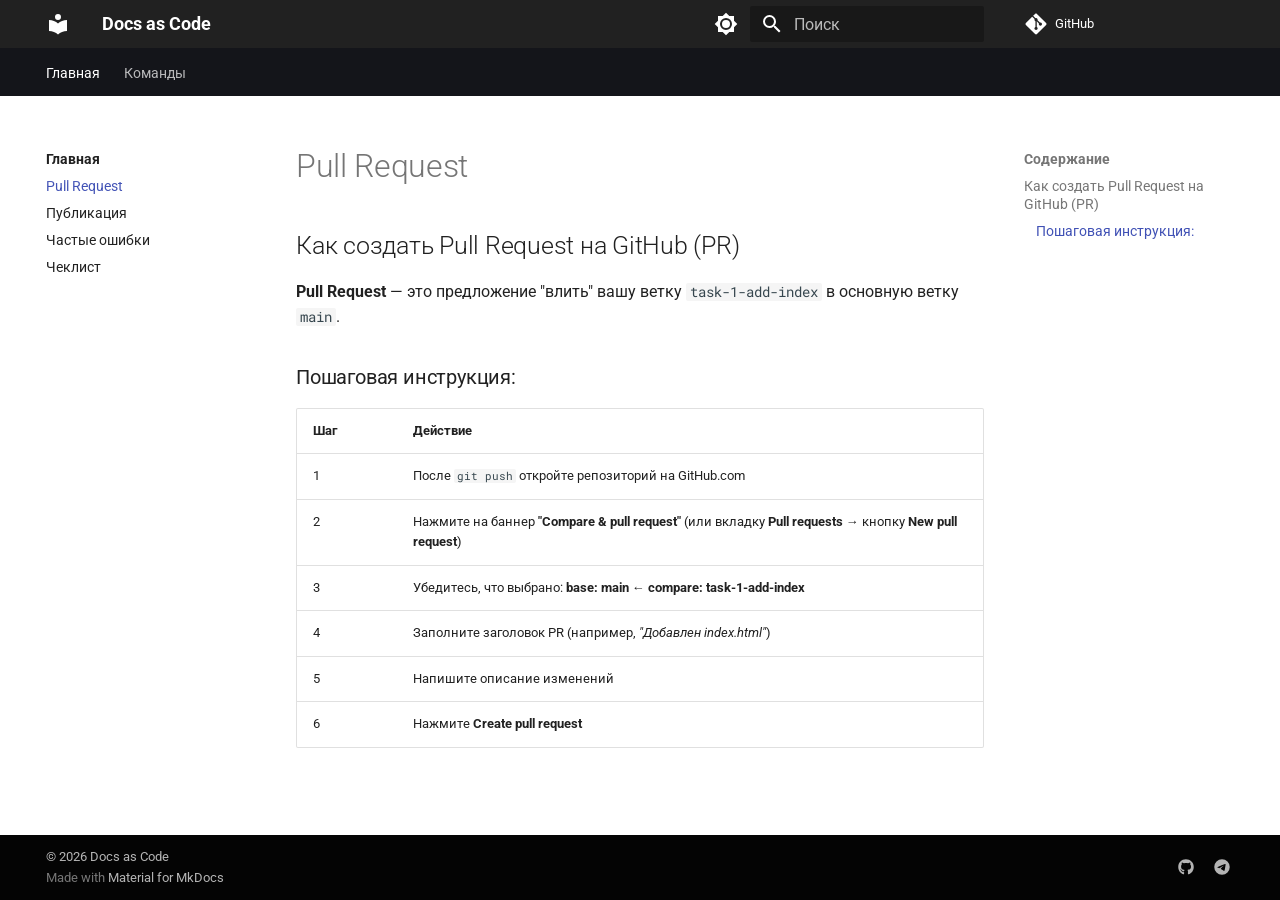
<file: github-pr/index.html>
<!doctype html>
<html lang="ru" class="no-js">
  <head>
    
      <meta charset="utf-8">
      <meta name="viewport" content="width=device-width,initial-scale=1">
      
        <meta name="description" content="Документация проекта по методологии Docs as Code">
      
      
        <meta name="author" content="Алина">
      
      
        <link rel="canonical" href="https://AlinARinAtovNa.github.io/manual/github-pr/">
      
      
        <link rel="prev" href="..">
      
      
        <link rel="next" href="../publish/">
      
      
        
      
      
      <link rel="icon" href="../assets/images/favicon.png">
      <meta name="generator" content="mkdocs-1.6.1, mkdocs-material-9.7.6">
    
    
      
        <title>Pull Request - Docs as Code</title>
      
    
    
      <link rel="stylesheet" href="../assets/stylesheets/main.484c7ddc.min.css">
      
        
        <link rel="stylesheet" href="../assets/stylesheets/palette.ab4e12ef.min.css">
      
      


    
    
      
    
    
      
        
        
        <link rel="preconnect" href="https://fonts.gstatic.com" crossorigin>
        <link rel="stylesheet" href="https://fonts.googleapis.com/css?family=Roboto:300,300i,400,400i,700,700i%7CRoboto+Mono:400,400i,700,700i&display=fallback">
        <style>:root{--md-text-font:"Roboto";--md-code-font:"Roboto Mono"}</style>
      
    
    
      <link rel="stylesheet" href="../stylesheets/extra.css">
    
    <script>__md_scope=new URL("..",location),__md_hash=e=>[...e].reduce(((e,_)=>(e<<5)-e+_.charCodeAt(0)),0),__md_get=(e,_=localStorage,t=__md_scope)=>JSON.parse(_.getItem(t.pathname+"."+e)),__md_set=(e,_,t=localStorage,a=__md_scope)=>{try{t.setItem(a.pathname+"."+e,JSON.stringify(_))}catch(e){}}</script>
    
      

    
    
  </head>
  
  
    
    
      
    
    
    
    
    <body dir="ltr" data-md-color-scheme="default" data-md-color-primary="black" data-md-color-accent="deep-purple">
  
    
    <input class="md-toggle" data-md-toggle="drawer" type="checkbox" id="__drawer" autocomplete="off">
    <input class="md-toggle" data-md-toggle="search" type="checkbox" id="__search" autocomplete="off">
    <label class="md-overlay" for="__drawer"></label>
    <div data-md-component="skip">
      
        
        <a href="#pull-request-github-pr" class="md-skip">
          Перейти к содержанию
        </a>
      
    </div>
    <div data-md-component="announce">
      
    </div>
    
    
      

<header class="md-header" data-md-component="header">
  <nav class="md-header__inner md-grid" aria-label="Верхний колонтитул">
    <a href=".." title="Docs as Code" class="md-header__button md-logo" aria-label="Docs as Code" data-md-component="logo">
      
  
  <svg xmlns="http://www.w3.org/2000/svg" viewBox="0 0 24 24"><path d="M12 8a3 3 0 0 0 3-3 3 3 0 0 0-3-3 3 3 0 0 0-3 3 3 3 0 0 0 3 3m0 3.54C9.64 9.35 6.5 8 3 8v11c3.5 0 6.64 1.35 9 3.54 2.36-2.19 5.5-3.54 9-3.54V8c-3.5 0-6.64 1.35-9 3.54"/></svg>

    </a>
    <label class="md-header__button md-icon" for="__drawer">
      
      <svg xmlns="http://www.w3.org/2000/svg" viewBox="0 0 24 24"><path d="M3 6h18v2H3zm0 5h18v2H3zm0 5h18v2H3z"/></svg>
    </label>
    <div class="md-header__title" data-md-component="header-title">
      <div class="md-header__ellipsis">
        <div class="md-header__topic">
          <span class="md-ellipsis">
            Docs as Code
          </span>
        </div>
        <div class="md-header__topic" data-md-component="header-topic">
          <span class="md-ellipsis">
            
              Pull Request
            
          </span>
        </div>
      </div>
    </div>
    
      
        <form class="md-header__option" data-md-component="palette">
  
    
    
    
    <input class="md-option" data-md-color-media="" data-md-color-scheme="default" data-md-color-primary="black" data-md-color-accent="deep-purple"  aria-label="Переключить на темную тему"  type="radio" name="__palette" id="__palette_0">
    
      <label class="md-header__button md-icon" title="Переключить на темную тему" for="__palette_1" hidden>
        <svg xmlns="http://www.w3.org/2000/svg" viewBox="0 0 24 24"><path d="M12 8a4 4 0 0 0-4 4 4 4 0 0 0 4 4 4 4 0 0 0 4-4 4 4 0 0 0-4-4m0 10a6 6 0 0 1-6-6 6 6 0 0 1 6-6 6 6 0 0 1 6 6 6 6 0 0 1-6 6m8-9.31V4h-4.69L12 .69 8.69 4H4v4.69L.69 12 4 15.31V20h4.69L12 23.31 15.31 20H20v-4.69L23.31 12z"/></svg>
      </label>
    
  
    
    
    
    <input class="md-option" data-md-color-media="" data-md-color-scheme="slate" data-md-color-primary="black" data-md-color-accent="deep-purple"  aria-label="Переключить на светлую тему"  type="radio" name="__palette" id="__palette_1">
    
      <label class="md-header__button md-icon" title="Переключить на светлую тему" for="__palette_0" hidden>
        <svg xmlns="http://www.w3.org/2000/svg" viewBox="0 0 24 24"><path d="M12 18c-.89 0-1.74-.2-2.5-.55C11.56 16.5 13 14.42 13 12s-1.44-4.5-3.5-5.45C10.26 6.2 11.11 6 12 6a6 6 0 0 1 6 6 6 6 0 0 1-6 6m8-9.31V4h-4.69L12 .69 8.69 4H4v4.69L.69 12 4 15.31V20h4.69L12 23.31 15.31 20H20v-4.69L23.31 12z"/></svg>
      </label>
    
  
</form>
      
    
    
      <script>var palette=__md_get("__palette");if(palette&&palette.color){if("(prefers-color-scheme)"===palette.color.media){var media=matchMedia("(prefers-color-scheme: light)"),input=document.querySelector(media.matches?"[data-md-color-media='(prefers-color-scheme: light)']":"[data-md-color-media='(prefers-color-scheme: dark)']");palette.color.media=input.getAttribute("data-md-color-media"),palette.color.scheme=input.getAttribute("data-md-color-scheme"),palette.color.primary=input.getAttribute("data-md-color-primary"),palette.color.accent=input.getAttribute("data-md-color-accent")}for(var[key,value]of Object.entries(palette.color))document.body.setAttribute("data-md-color-"+key,value)}</script>
    
    
    
      
      
        <label class="md-header__button md-icon" for="__search">
          
          <svg xmlns="http://www.w3.org/2000/svg" viewBox="0 0 24 24"><path d="M9.5 3A6.5 6.5 0 0 1 16 9.5c0 1.61-.59 3.09-1.56 4.23l.27.27h.79l5 5-1.5 1.5-5-5v-.79l-.27-.27A6.52 6.52 0 0 1 9.5 16 6.5 6.5 0 0 1 3 9.5 6.5 6.5 0 0 1 9.5 3m0 2C7 5 5 7 5 9.5S7 14 9.5 14 14 12 14 9.5 12 5 9.5 5"/></svg>
        </label>
        <div class="md-search" data-md-component="search" role="dialog">
  <label class="md-search__overlay" for="__search"></label>
  <div class="md-search__inner" role="search">
    <form class="md-search__form" name="search">
      <input type="text" class="md-search__input" name="query" aria-label="Поиск" placeholder="Поиск" autocapitalize="off" autocorrect="off" autocomplete="off" spellcheck="false" data-md-component="search-query" required>
      <label class="md-search__icon md-icon" for="__search">
        
        <svg xmlns="http://www.w3.org/2000/svg" viewBox="0 0 24 24"><path d="M9.5 3A6.5 6.5 0 0 1 16 9.5c0 1.61-.59 3.09-1.56 4.23l.27.27h.79l5 5-1.5 1.5-5-5v-.79l-.27-.27A6.52 6.52 0 0 1 9.5 16 6.5 6.5 0 0 1 3 9.5 6.5 6.5 0 0 1 9.5 3m0 2C7 5 5 7 5 9.5S7 14 9.5 14 14 12 14 9.5 12 5 9.5 5"/></svg>
        
        <svg xmlns="http://www.w3.org/2000/svg" viewBox="0 0 24 24"><path d="M20 11v2H8l5.5 5.5-1.42 1.42L4.16 12l7.92-7.92L13.5 5.5 8 11z"/></svg>
      </label>
      <nav class="md-search__options" aria-label="Поиск">
        
        <button type="reset" class="md-search__icon md-icon" title="Очистить" aria-label="Очистить" tabindex="-1">
          
          <svg xmlns="http://www.w3.org/2000/svg" viewBox="0 0 24 24"><path d="M19 6.41 17.59 5 12 10.59 6.41 5 5 6.41 10.59 12 5 17.59 6.41 19 12 13.41 17.59 19 19 17.59 13.41 12z"/></svg>
        </button>
      </nav>
      
        <div class="md-search__suggest" data-md-component="search-suggest"></div>
      
    </form>
    <div class="md-search__output">
      <div class="md-search__scrollwrap" tabindex="0" data-md-scrollfix>
        <div class="md-search-result" data-md-component="search-result">
          <div class="md-search-result__meta">
            Инициализация поиска
          </div>
          <ol class="md-search-result__list" role="presentation"></ol>
        </div>
      </div>
    </div>
  </div>
</div>
      
    
    
      <div class="md-header__source">
        <a href="https://github.com/AlinARinAtovNa/manual" title="Перейти к репозиторию" class="md-source" data-md-component="source">
  <div class="md-source__icon md-icon">
    
    <svg xmlns="http://www.w3.org/2000/svg" viewBox="0 0 448 512"><!--! Font Awesome Free 7.1.0 by @fontawesome - https://fontawesome.com License - https://fontawesome.com/license/free (Icons: CC BY 4.0, Fonts: SIL OFL 1.1, Code: MIT License) Copyright 2025 Fonticons, Inc.--><path d="M439.6 236.1 244 40.5c-5.4-5.5-12.8-8.5-20.4-8.5s-15 3-20.4 8.4L162.5 81l51.5 51.5c27.1-9.1 52.7 16.8 43.4 43.7l49.7 49.7c34.2-11.8 61.2 31 35.5 56.7-26.5 26.5-70.2-2.9-56-37.3L240.3 199v121.9c25.3 12.5 22.3 41.8 9.1 55-6.4 6.4-15.2 10.1-24.3 10.1s-17.8-3.6-24.3-10.1c-17.6-17.6-11.1-46.9 11.2-56v-123c-20.8-8.5-24.6-30.7-18.6-45L142.6 101 8.5 235.1C3 240.6 0 247.9 0 255.5s3 15 8.5 20.4l195.6 195.7c5.4 5.4 12.7 8.4 20.4 8.4s15-3 20.4-8.4l194.7-194.7c5.4-5.4 8.4-12.8 8.4-20.4s-3-15-8.4-20.4"/></svg>
  </div>
  <div class="md-source__repository">
    GitHub
  </div>
</a>
      </div>
    
  </nav>
  
</header>
    
    <div class="md-container" data-md-component="container">
      
      
        
          
            
<nav class="md-tabs" aria-label="Вкладки" data-md-component="tabs">
  <div class="md-grid">
    <ul class="md-tabs__list">
      
        
  
  
  
    
  
  
    
    
      <li class="md-tabs__item md-tabs__item--active">
        <a href=".." class="md-tabs__link">
          
  
  
    
  
  Главная

        </a>
      </li>
    
  

      
        
  
  
  
  
    
    
      <li class="md-tabs__item">
        <a href="../commands/" class="md-tabs__link">
          
  
  
    
  
  Команды

        </a>
      </li>
    
  

      
    </ul>
  </div>
</nav>
          
        
      
      <main class="md-main" data-md-component="main">
        <div class="md-main__inner md-grid">
          
            
              
              <div class="md-sidebar md-sidebar--primary" data-md-component="sidebar" data-md-type="navigation" >
                <div class="md-sidebar__scrollwrap">
                  <div class="md-sidebar__inner">
                    


  


<nav class="md-nav md-nav--primary md-nav--lifted" aria-label="Навигация" data-md-level="0">
  <label class="md-nav__title" for="__drawer">
    <a href=".." title="Docs as Code" class="md-nav__button md-logo" aria-label="Docs as Code" data-md-component="logo">
      
  
  <svg xmlns="http://www.w3.org/2000/svg" viewBox="0 0 24 24"><path d="M12 8a3 3 0 0 0 3-3 3 3 0 0 0-3-3 3 3 0 0 0-3 3 3 3 0 0 0 3 3m0 3.54C9.64 9.35 6.5 8 3 8v11c3.5 0 6.64 1.35 9 3.54 2.36-2.19 5.5-3.54 9-3.54V8c-3.5 0-6.64 1.35-9 3.54"/></svg>

    </a>
    Docs as Code
  </label>
  
    <div class="md-nav__source">
      <a href="https://github.com/AlinARinAtovNa/manual" title="Перейти к репозиторию" class="md-source" data-md-component="source">
  <div class="md-source__icon md-icon">
    
    <svg xmlns="http://www.w3.org/2000/svg" viewBox="0 0 448 512"><!--! Font Awesome Free 7.1.0 by @fontawesome - https://fontawesome.com License - https://fontawesome.com/license/free (Icons: CC BY 4.0, Fonts: SIL OFL 1.1, Code: MIT License) Copyright 2025 Fonticons, Inc.--><path d="M439.6 236.1 244 40.5c-5.4-5.5-12.8-8.5-20.4-8.5s-15 3-20.4 8.4L162.5 81l51.5 51.5c27.1-9.1 52.7 16.8 43.4 43.7l49.7 49.7c34.2-11.8 61.2 31 35.5 56.7-26.5 26.5-70.2-2.9-56-37.3L240.3 199v121.9c25.3 12.5 22.3 41.8 9.1 55-6.4 6.4-15.2 10.1-24.3 10.1s-17.8-3.6-24.3-10.1c-17.6-17.6-11.1-46.9 11.2-56v-123c-20.8-8.5-24.6-30.7-18.6-45L142.6 101 8.5 235.1C3 240.6 0 247.9 0 255.5s3 15 8.5 20.4l195.6 195.7c5.4 5.4 12.7 8.4 20.4 8.4s15-3 20.4-8.4l194.7-194.7c5.4-5.4 8.4-12.8 8.4-20.4s-3-15-8.4-20.4"/></svg>
  </div>
  <div class="md-source__repository">
    GitHub
  </div>
</a>
    </div>
  
  <ul class="md-nav__list" data-md-scrollfix>
    
      
      
  
  
    
  
  
  
    
    
      
        
          
        
      
        
      
        
      
        
      
        
      
    
    
    
      
        
        
      
      
        
      
    
    
    <li class="md-nav__item md-nav__item--active md-nav__item--section md-nav__item--nested">
      
        
        
        <input class="md-nav__toggle md-toggle " type="checkbox" id="__nav_1" checked>
        
          
          <div class="md-nav__link md-nav__container">
            <a href=".." class="md-nav__link ">
              
  
  
  <span class="md-ellipsis">
    
  
    Главная
  

    
  </span>
  
  

            </a>
            
              
              <label class="md-nav__link " for="__nav_1" id="__nav_1_label" tabindex="">
                <span class="md-nav__icon md-icon"></span>
              </label>
            
          </div>
        
        <nav class="md-nav" data-md-level="1" aria-labelledby="__nav_1_label" aria-expanded="true">
          <label class="md-nav__title" for="__nav_1">
            <span class="md-nav__icon md-icon"></span>
            
  
    Главная
  

          </label>
          <ul class="md-nav__list" data-md-scrollfix>
            
              
            
              
                
  
  
    
  
  
  
    <li class="md-nav__item md-nav__item--active">
      
      <input class="md-nav__toggle md-toggle" type="checkbox" id="__toc">
      
      
      
        <label class="md-nav__link md-nav__link--active" for="__toc">
          
  
  
  <span class="md-ellipsis">
    
  
    Pull Request
  

    
  </span>
  
  

          <span class="md-nav__icon md-icon"></span>
        </label>
      
      <a href="./" class="md-nav__link md-nav__link--active">
        
  
  
  <span class="md-ellipsis">
    
  
    Pull Request
  

    
  </span>
  
  

      </a>
      
        

<nav class="md-nav md-nav--secondary" aria-label="Содержание">
  
  
  
  
    <label class="md-nav__title" for="__toc">
      <span class="md-nav__icon md-icon"></span>
      Содержание
    </label>
    <ul class="md-nav__list" data-md-component="toc" data-md-scrollfix>
      
        <li class="md-nav__item">
  <a href="#pull-request-github-pr" class="md-nav__link">
    <span class="md-ellipsis">
      
        Как создать Pull Request на GitHub (PR)
      
    </span>
  </a>
  
    <nav class="md-nav" aria-label="Как создать Pull Request на GitHub (PR)">
      <ul class="md-nav__list">
        
          <li class="md-nav__item">
  <a href="#_1" class="md-nav__link">
    <span class="md-ellipsis">
      
        Пошаговая инструкция:
      
    </span>
  </a>
  
</li>
        
      </ul>
    </nav>
  
</li>
      
    </ul>
  
</nav>
      
    </li>
  

              
            
              
                
  
  
  
  
    <li class="md-nav__item">
      <a href="../publish/" class="md-nav__link">
        
  
  
  <span class="md-ellipsis">
    
  
    Публикация
  

    
  </span>
  
  

      </a>
    </li>
  

              
            
              
                
  
  
  
  
    <li class="md-nav__item">
      <a href="../mistakes/" class="md-nav__link">
        
  
  
  <span class="md-ellipsis">
    
  
    Частые ошибки
  

    
  </span>
  
  

      </a>
    </li>
  

              
            
              
                
  
  
  
  
    <li class="md-nav__item">
      <a href="../checklist/" class="md-nav__link">
        
  
  
  <span class="md-ellipsis">
    
  
    Чеклист
  

    
  </span>
  
  

      </a>
    </li>
  

              
            
          </ul>
        </nav>
      
    </li>
  

    
      
      
  
  
  
  
    
    
      
        
      
    
    
    
      
      
        
      
    
    
    <li class="md-nav__item md-nav__item--nested">
      
        
        
        <input class="md-nav__toggle md-toggle " type="checkbox" id="__nav_2" >
        
          
          <label class="md-nav__link" for="__nav_2" id="__nav_2_label" tabindex="0">
            
  
  
  <span class="md-ellipsis">
    
  
    Команды
  

    
  </span>
  
  

            <span class="md-nav__icon md-icon"></span>
          </label>
        
        <nav class="md-nav" data-md-level="1" aria-labelledby="__nav_2_label" aria-expanded="false">
          <label class="md-nav__title" for="__nav_2">
            <span class="md-nav__icon md-icon"></span>
            
  
    Команды
  

          </label>
          <ul class="md-nav__list" data-md-scrollfix>
            
              
                
  
  
  
  
    <li class="md-nav__item">
      <a href="../commands/" class="md-nav__link">
        
  
  
  <span class="md-ellipsis">
    
  
    Основные команды Git
  

    
  </span>
  
  

      </a>
    </li>
  

              
            
          </ul>
        </nav>
      
    </li>
  

    
  </ul>
</nav>
                  </div>
                </div>
              </div>
            
            
              
              <div class="md-sidebar md-sidebar--secondary" data-md-component="sidebar" data-md-type="toc" >
                <div class="md-sidebar__scrollwrap">
                  <div class="md-sidebar__inner">
                    

<nav class="md-nav md-nav--secondary" aria-label="Содержание">
  
  
  
  
    <label class="md-nav__title" for="__toc">
      <span class="md-nav__icon md-icon"></span>
      Содержание
    </label>
    <ul class="md-nav__list" data-md-component="toc" data-md-scrollfix>
      
        <li class="md-nav__item">
  <a href="#pull-request-github-pr" class="md-nav__link">
    <span class="md-ellipsis">
      
        Как создать Pull Request на GitHub (PR)
      
    </span>
  </a>
  
    <nav class="md-nav" aria-label="Как создать Pull Request на GitHub (PR)">
      <ul class="md-nav__list">
        
          <li class="md-nav__item">
  <a href="#_1" class="md-nav__link">
    <span class="md-ellipsis">
      
        Пошаговая инструкция:
      
    </span>
  </a>
  
</li>
        
      </ul>
    </nav>
  
</li>
      
    </ul>
  
</nav>
                  </div>
                </div>
              </div>
            
          
          
            <div class="md-content" data-md-component="content">
              
                




              
              <article class="md-content__inner md-typeset">
                
                  


  
  


  <h1>Pull Request</h1>

<h2 id="pull-request-github-pr">Как создать Pull Request на GitHub (PR)</h2>
<p><strong>Pull Request</strong> — это предложение "влить" вашу ветку <code>task-1-add-index</code> в основную ветку <code>main</code>.</p>
<h3 id="_1">Пошаговая инструкция:</h3>
<table>
<thead>
<tr>
<th>Шаг</th>
<th>Действие</th>
</tr>
</thead>
<tbody>
<tr>
<td>1</td>
<td>После <code>git push</code> откройте репозиторий на GitHub.com</td>
</tr>
<tr>
<td>2</td>
<td>Нажмите на баннер <strong>"Compare &amp; pull request"</strong> (или вкладку <strong>Pull requests</strong> → кнопку <strong>New pull request</strong>)</td>
</tr>
<tr>
<td>3</td>
<td>Убедитесь, что выбрано: <strong>base: main</strong> ← <strong>compare: task-1-add-index</strong></td>
</tr>
<tr>
<td>4</td>
<td>Заполните заголовок PR (например, <em>"Добавлен index.html"</em>)</td>
</tr>
<tr>
<td>5</td>
<td>Напишите описание изменений</td>
</tr>
<tr>
<td>6</td>
<td>Нажмите <strong>Create pull request</strong></td>
</tr>
</tbody>
</table>












                
              </article>
            </div>
          
          
<script>var target=document.getElementById(location.hash.slice(1));target&&target.name&&(target.checked=target.name.startsWith("__tabbed_"))</script>
        </div>
        
          <button type="button" class="md-top md-icon" data-md-component="top" hidden>
  
  <svg xmlns="http://www.w3.org/2000/svg" viewBox="0 0 24 24"><path d="M13 20h-2V8l-5.5 5.5-1.42-1.42L12 4.16l7.92 7.92-1.42 1.42L13 8z"/></svg>
  К началу
</button>
        
      </main>
      
        <footer class="md-footer">
  
  <div class="md-footer-meta md-typeset">
    <div class="md-footer-meta__inner md-grid">
      <div class="md-copyright">
  
    <div class="md-copyright__highlight">
      © 2026 Docs as Code
    </div>
  
  
    Made with
    <a href="https://squidfunk.github.io/mkdocs-material/" target="_blank" rel="noopener">
      Material for MkDocs
    </a>
  
</div>
      
        
<div class="md-social">
  
    
    
    
    
    <a href="https://github.com/AlinARinAtovNa" target="_blank" rel="noopener" title="GitHub" class="md-social__link">
      <svg xmlns="http://www.w3.org/2000/svg" viewBox="0 0 512 512"><!--! Font Awesome Free 7.1.0 by @fontawesome - https://fontawesome.com License - https://fontawesome.com/license/free (Icons: CC BY 4.0, Fonts: SIL OFL 1.1, Code: MIT License) Copyright 2025 Fonticons, Inc.--><path d="M173.9 397.4c0 2-2.3 3.6-5.2 3.6-3.3.3-5.6-1.3-5.6-3.6 0-2 2.3-3.6 5.2-3.6 3-.3 5.6 1.3 5.6 3.6m-31.1-4.5c-.7 2 1.3 4.3 4.3 4.9 2.6 1 5.6 0 6.2-2s-1.3-4.3-4.3-5.2c-2.6-.7-5.5.3-6.2 2.3m44.2-1.7c-2.9.7-4.9 2.6-4.6 4.9.3 2 2.9 3.3 5.9 2.6 2.9-.7 4.9-2.6 4.6-4.6-.3-1.9-3-3.2-5.9-2.9M252.8 8C114.1 8 8 113.3 8 252c0 110.9 69.8 205.8 169.5 239.2 12.8 2.3 17.3-5.6 17.3-12.1 0-6.2-.3-40.4-.3-61.4 0 0-70 15-84.7-29.8 0 0-11.4-29.1-27.8-36.6 0 0-22.9-15.7 1.6-15.4 0 0 24.9 2 38.6 25.8 21.9 38.6 58.6 27.5 72.9 20.9 2.3-16 8.8-27.1 16-33.7-55.9-6.2-112.3-14.3-112.3-110.5 0-27.5 7.6-41.3 23.6-58.9-2.6-6.5-11.1-33.3 2.6-67.9 20.9-6.5 69 27 69 27 20-5.6 41.5-8.5 62.8-8.5s42.8 2.9 62.8 8.5c0 0 48.1-33.6 69-27 13.7 34.7 5.2 61.4 2.6 67.9 16 17.7 25.8 31.5 25.8 58.9 0 96.5-58.9 104.2-114.8 110.5 9.2 7.9 17 22.9 17 46.4 0 33.7-.3 75.4-.3 83.6 0 6.5 4.6 14.4 17.3 12.1C436.2 457.8 504 362.9 504 252 504 113.3 391.5 8 252.8 8M105.2 352.9c-1.3 1-1 3.3.7 5.2 1.6 1.6 3.9 2.3 5.2 1 1.3-1 1-3.3-.7-5.2-1.6-1.6-3.9-2.3-5.2-1m-10.8-8.1c-.7 1.3.3 2.9 2.3 3.9 1.6 1 3.6.7 4.3-.7.7-1.3-.3-2.9-2.3-3.9-2-.6-3.6-.3-4.3.7m32.4 35.6c-1.6 1.3-1 4.3 1.3 6.2 2.3 2.3 5.2 2.6 6.5 1 1.3-1.3.7-4.3-1.3-6.2-2.2-2.3-5.2-2.6-6.5-1m-11.4-14.7c-1.6 1-1.6 3.6 0 5.9s4.3 3.3 5.6 2.3c1.6-1.3 1.6-3.9 0-6.2-1.4-2.3-4-3.3-5.6-2"/></svg>
    </a>
  
    
    
    
    
    <a href="https://t.me/H_AlinaR" target="_blank" rel="noopener" title="Telegram" class="md-social__link">
      <svg xmlns="http://www.w3.org/2000/svg" viewBox="0 0 512 512"><!--! Font Awesome Free 7.1.0 by @fontawesome - https://fontawesome.com License - https://fontawesome.com/license/free (Icons: CC BY 4.0, Fonts: SIL OFL 1.1, Code: MIT License) Copyright 2025 Fonticons, Inc.--><path d="M256 8a248 248 0 1 0 0 496 248 248 0 1 0 0-496m115 168.7c-3.7 39.2-19.9 134.4-28.1 178.3-3.5 18.6-10.3 24.8-16.9 25.4-14.4 1.3-25.3-9.5-39.3-18.7-21.8-14.3-34.2-23.2-55.3-37.2-24.5-16.1-8.6-25 5.3-39.5 3.7-3.8 67.1-61.5 68.3-66.7.2-.7.3-3.1-1.2-4.4s-3.6-.8-5.1-.5c-2.2.5-37.1 23.5-104.6 69.1-9.9 6.8-18.9 10.1-26.9 9.9-8.9-.2-25.9-5-38.6-9.1-15.5-5-27.9-7.7-26.8-16.3.6-4.5 6.7-9 18.4-13.7 72.3-31.5 120.5-52.3 144.6-62.3 68.9-28.6 83.2-33.6 92.5-33.8 2.1 0 6.6.5 9.6 2.9 2 1.7 3.2 4.1 3.5 6.7.5 3.2.6 6.5.4 9.8z"/></svg>
    </a>
  
</div>
      
    </div>
  </div>
</footer>
      
    </div>
    <div class="md-dialog" data-md-component="dialog">
      <div class="md-dialog__inner md-typeset"></div>
    </div>
    
    
    
      
      
      <script id="__config" type="application/json">{"annotate": null, "base": "..", "features": ["navigation.tabs", "navigation.sections", "navigation.top", "navigation.tracking", "navigation.path", "navigation.instant", "navigation.indexes", "search.suggest", "search.highlight", "content.code.copy"], "search": "../assets/javascripts/workers/search.2c215733.min.js", "tags": null, "translations": {"clipboard.copied": "\u0421\u043a\u043e\u043f\u0438\u0440\u043e\u0432\u0430\u043d\u043e \u0432 \u0431\u0443\u0444\u0435\u0440", "clipboard.copy": "\u041a\u043e\u043f\u0438\u0440\u043e\u0432\u0430\u0442\u044c \u0432 \u0431\u0443\u0444\u0435\u0440", "search.result.more.one": "\u0415\u0449\u0451 1 \u043d\u0430 \u044d\u0442\u043e\u0439 \u0441\u0442\u0440\u0430\u043d\u0438\u0446\u0435", "search.result.more.other": "\u0415\u0449\u0451 # \u043d\u0430 \u044d\u0442\u043e\u0439 \u0441\u0442\u0440\u0430\u043d\u0438\u0446\u0435", "search.result.none": "\u0421\u043e\u0432\u043f\u0430\u0434\u0435\u043d\u0438\u0439 \u043d\u0435 \u043d\u0430\u0439\u0434\u0435\u043d\u043e", "search.result.one": "\u041d\u0430\u0439\u0434\u0435\u043d\u043e 1 \u0441\u043e\u0432\u043f\u0430\u0434\u0435\u043d\u0438\u0435", "search.result.other": "\u041d\u0430\u0439\u0434\u0435\u043d\u043e \u0441\u043e\u0432\u043f\u0430\u0434\u0435\u043d\u0438\u0439: #", "search.result.placeholder": "\u041d\u0430\u0447\u043d\u0438\u0442\u0435 \u043f\u0435\u0447\u0430\u0442\u0430\u0442\u044c \u0434\u043b\u044f \u043f\u043e\u0438\u0441\u043a\u0430", "search.result.term.missing": "\u041e\u0442\u0441\u0443\u0442\u0441\u0442\u0432\u0443\u0435\u0442", "select.version": "\u0412\u044b\u0431\u0435\u0440\u0438\u0442\u0435 \u0432\u0435\u0440\u0441\u0438\u044e"}, "version": null}</script>
    
    
      <script src="../assets/javascripts/bundle.79ae519e.min.js"></script>
      
    
  </body>
</html>
</file>
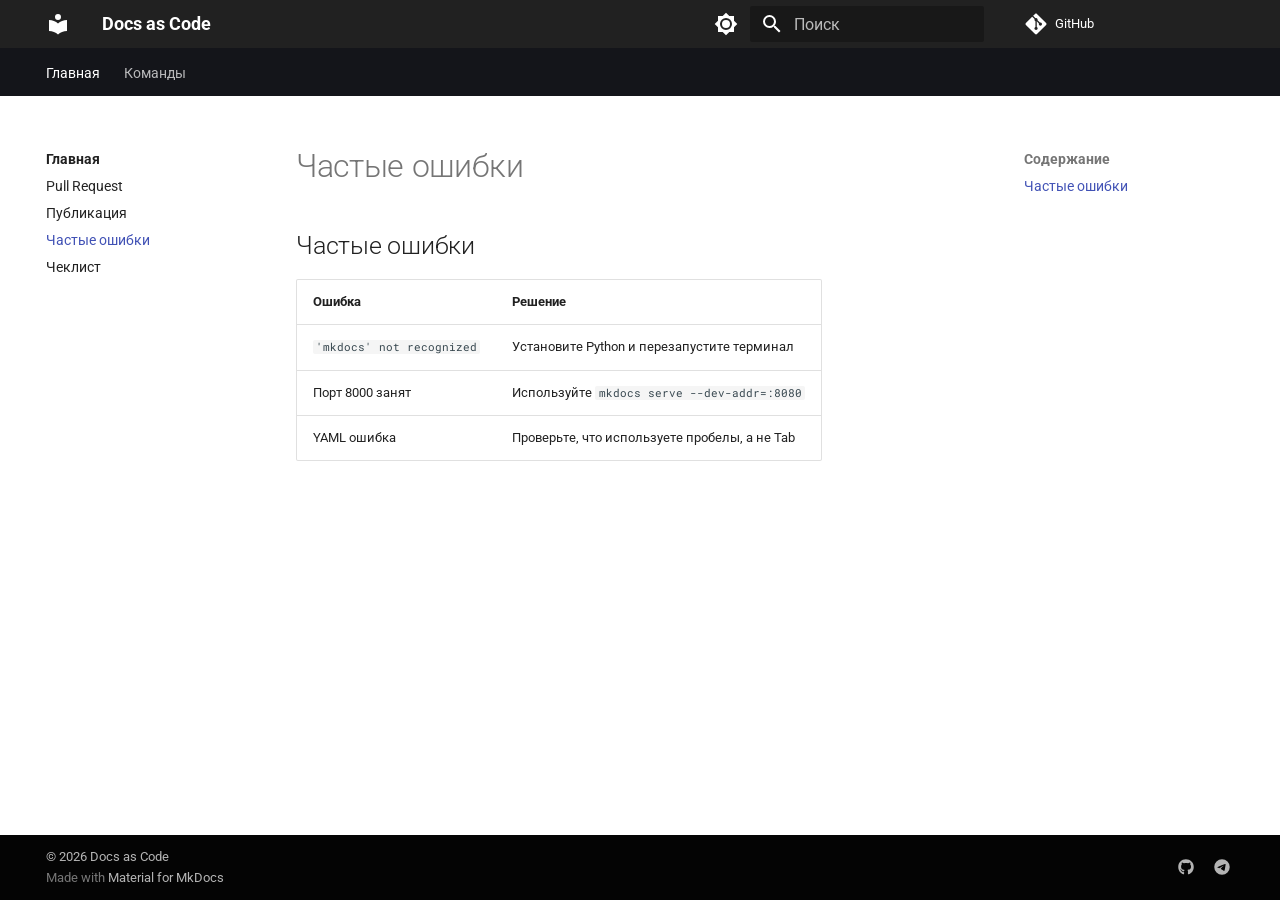
<file: mistakes/index.html>
<!doctype html>
<html lang="ru" class="no-js">
  <head>
    
      <meta charset="utf-8">
      <meta name="viewport" content="width=device-width,initial-scale=1">
      
        <meta name="description" content="Документация проекта по методологии Docs as Code">
      
      
        <meta name="author" content="Алина">
      
      
        <link rel="canonical" href="https://AlinARinAtovNa.github.io/manual/mistakes/">
      
      
        <link rel="prev" href="../publish/">
      
      
        <link rel="next" href="../checklist/">
      
      
        
      
      
      <link rel="icon" href="../assets/images/favicon.png">
      <meta name="generator" content="mkdocs-1.6.1, mkdocs-material-9.7.6">
    
    
      
        <title>Частые ошибки - Docs as Code</title>
      
    
    
      <link rel="stylesheet" href="../assets/stylesheets/main.484c7ddc.min.css">
      
        
        <link rel="stylesheet" href="../assets/stylesheets/palette.ab4e12ef.min.css">
      
      


    
    
      
    
    
      
        
        
        <link rel="preconnect" href="https://fonts.gstatic.com" crossorigin>
        <link rel="stylesheet" href="https://fonts.googleapis.com/css?family=Roboto:300,300i,400,400i,700,700i%7CRoboto+Mono:400,400i,700,700i&display=fallback">
        <style>:root{--md-text-font:"Roboto";--md-code-font:"Roboto Mono"}</style>
      
    
    
      <link rel="stylesheet" href="../stylesheets/extra.css">
    
    <script>__md_scope=new URL("..",location),__md_hash=e=>[...e].reduce(((e,_)=>(e<<5)-e+_.charCodeAt(0)),0),__md_get=(e,_=localStorage,t=__md_scope)=>JSON.parse(_.getItem(t.pathname+"."+e)),__md_set=(e,_,t=localStorage,a=__md_scope)=>{try{t.setItem(a.pathname+"."+e,JSON.stringify(_))}catch(e){}}</script>
    
      

    
    
  </head>
  
  
    
    
      
    
    
    
    
    <body dir="ltr" data-md-color-scheme="default" data-md-color-primary="black" data-md-color-accent="deep-purple">
  
    
    <input class="md-toggle" data-md-toggle="drawer" type="checkbox" id="__drawer" autocomplete="off">
    <input class="md-toggle" data-md-toggle="search" type="checkbox" id="__search" autocomplete="off">
    <label class="md-overlay" for="__drawer"></label>
    <div data-md-component="skip">
      
        
        <a href="#_1" class="md-skip">
          Перейти к содержанию
        </a>
      
    </div>
    <div data-md-component="announce">
      
    </div>
    
    
      

<header class="md-header" data-md-component="header">
  <nav class="md-header__inner md-grid" aria-label="Верхний колонтитул">
    <a href=".." title="Docs as Code" class="md-header__button md-logo" aria-label="Docs as Code" data-md-component="logo">
      
  
  <svg xmlns="http://www.w3.org/2000/svg" viewBox="0 0 24 24"><path d="M12 8a3 3 0 0 0 3-3 3 3 0 0 0-3-3 3 3 0 0 0-3 3 3 3 0 0 0 3 3m0 3.54C9.64 9.35 6.5 8 3 8v11c3.5 0 6.64 1.35 9 3.54 2.36-2.19 5.5-3.54 9-3.54V8c-3.5 0-6.64 1.35-9 3.54"/></svg>

    </a>
    <label class="md-header__button md-icon" for="__drawer">
      
      <svg xmlns="http://www.w3.org/2000/svg" viewBox="0 0 24 24"><path d="M3 6h18v2H3zm0 5h18v2H3zm0 5h18v2H3z"/></svg>
    </label>
    <div class="md-header__title" data-md-component="header-title">
      <div class="md-header__ellipsis">
        <div class="md-header__topic">
          <span class="md-ellipsis">
            Docs as Code
          </span>
        </div>
        <div class="md-header__topic" data-md-component="header-topic">
          <span class="md-ellipsis">
            
              Частые ошибки
            
          </span>
        </div>
      </div>
    </div>
    
      
        <form class="md-header__option" data-md-component="palette">
  
    
    
    
    <input class="md-option" data-md-color-media="" data-md-color-scheme="default" data-md-color-primary="black" data-md-color-accent="deep-purple"  aria-label="Переключить на темную тему"  type="radio" name="__palette" id="__palette_0">
    
      <label class="md-header__button md-icon" title="Переключить на темную тему" for="__palette_1" hidden>
        <svg xmlns="http://www.w3.org/2000/svg" viewBox="0 0 24 24"><path d="M12 8a4 4 0 0 0-4 4 4 4 0 0 0 4 4 4 4 0 0 0 4-4 4 4 0 0 0-4-4m0 10a6 6 0 0 1-6-6 6 6 0 0 1 6-6 6 6 0 0 1 6 6 6 6 0 0 1-6 6m8-9.31V4h-4.69L12 .69 8.69 4H4v4.69L.69 12 4 15.31V20h4.69L12 23.31 15.31 20H20v-4.69L23.31 12z"/></svg>
      </label>
    
  
    
    
    
    <input class="md-option" data-md-color-media="" data-md-color-scheme="slate" data-md-color-primary="black" data-md-color-accent="deep-purple"  aria-label="Переключить на светлую тему"  type="radio" name="__palette" id="__palette_1">
    
      <label class="md-header__button md-icon" title="Переключить на светлую тему" for="__palette_0" hidden>
        <svg xmlns="http://www.w3.org/2000/svg" viewBox="0 0 24 24"><path d="M12 18c-.89 0-1.74-.2-2.5-.55C11.56 16.5 13 14.42 13 12s-1.44-4.5-3.5-5.45C10.26 6.2 11.11 6 12 6a6 6 0 0 1 6 6 6 6 0 0 1-6 6m8-9.31V4h-4.69L12 .69 8.69 4H4v4.69L.69 12 4 15.31V20h4.69L12 23.31 15.31 20H20v-4.69L23.31 12z"/></svg>
      </label>
    
  
</form>
      
    
    
      <script>var palette=__md_get("__palette");if(palette&&palette.color){if("(prefers-color-scheme)"===palette.color.media){var media=matchMedia("(prefers-color-scheme: light)"),input=document.querySelector(media.matches?"[data-md-color-media='(prefers-color-scheme: light)']":"[data-md-color-media='(prefers-color-scheme: dark)']");palette.color.media=input.getAttribute("data-md-color-media"),palette.color.scheme=input.getAttribute("data-md-color-scheme"),palette.color.primary=input.getAttribute("data-md-color-primary"),palette.color.accent=input.getAttribute("data-md-color-accent")}for(var[key,value]of Object.entries(palette.color))document.body.setAttribute("data-md-color-"+key,value)}</script>
    
    
    
      
      
        <label class="md-header__button md-icon" for="__search">
          
          <svg xmlns="http://www.w3.org/2000/svg" viewBox="0 0 24 24"><path d="M9.5 3A6.5 6.5 0 0 1 16 9.5c0 1.61-.59 3.09-1.56 4.23l.27.27h.79l5 5-1.5 1.5-5-5v-.79l-.27-.27A6.52 6.52 0 0 1 9.5 16 6.5 6.5 0 0 1 3 9.5 6.5 6.5 0 0 1 9.5 3m0 2C7 5 5 7 5 9.5S7 14 9.5 14 14 12 14 9.5 12 5 9.5 5"/></svg>
        </label>
        <div class="md-search" data-md-component="search" role="dialog">
  <label class="md-search__overlay" for="__search"></label>
  <div class="md-search__inner" role="search">
    <form class="md-search__form" name="search">
      <input type="text" class="md-search__input" name="query" aria-label="Поиск" placeholder="Поиск" autocapitalize="off" autocorrect="off" autocomplete="off" spellcheck="false" data-md-component="search-query" required>
      <label class="md-search__icon md-icon" for="__search">
        
        <svg xmlns="http://www.w3.org/2000/svg" viewBox="0 0 24 24"><path d="M9.5 3A6.5 6.5 0 0 1 16 9.5c0 1.61-.59 3.09-1.56 4.23l.27.27h.79l5 5-1.5 1.5-5-5v-.79l-.27-.27A6.52 6.52 0 0 1 9.5 16 6.5 6.5 0 0 1 3 9.5 6.5 6.5 0 0 1 9.5 3m0 2C7 5 5 7 5 9.5S7 14 9.5 14 14 12 14 9.5 12 5 9.5 5"/></svg>
        
        <svg xmlns="http://www.w3.org/2000/svg" viewBox="0 0 24 24"><path d="M20 11v2H8l5.5 5.5-1.42 1.42L4.16 12l7.92-7.92L13.5 5.5 8 11z"/></svg>
      </label>
      <nav class="md-search__options" aria-label="Поиск">
        
        <button type="reset" class="md-search__icon md-icon" title="Очистить" aria-label="Очистить" tabindex="-1">
          
          <svg xmlns="http://www.w3.org/2000/svg" viewBox="0 0 24 24"><path d="M19 6.41 17.59 5 12 10.59 6.41 5 5 6.41 10.59 12 5 17.59 6.41 19 12 13.41 17.59 19 19 17.59 13.41 12z"/></svg>
        </button>
      </nav>
      
        <div class="md-search__suggest" data-md-component="search-suggest"></div>
      
    </form>
    <div class="md-search__output">
      <div class="md-search__scrollwrap" tabindex="0" data-md-scrollfix>
        <div class="md-search-result" data-md-component="search-result">
          <div class="md-search-result__meta">
            Инициализация поиска
          </div>
          <ol class="md-search-result__list" role="presentation"></ol>
        </div>
      </div>
    </div>
  </div>
</div>
      
    
    
      <div class="md-header__source">
        <a href="https://github.com/AlinARinAtovNa/manual" title="Перейти к репозиторию" class="md-source" data-md-component="source">
  <div class="md-source__icon md-icon">
    
    <svg xmlns="http://www.w3.org/2000/svg" viewBox="0 0 448 512"><!--! Font Awesome Free 7.1.0 by @fontawesome - https://fontawesome.com License - https://fontawesome.com/license/free (Icons: CC BY 4.0, Fonts: SIL OFL 1.1, Code: MIT License) Copyright 2025 Fonticons, Inc.--><path d="M439.6 236.1 244 40.5c-5.4-5.5-12.8-8.5-20.4-8.5s-15 3-20.4 8.4L162.5 81l51.5 51.5c27.1-9.1 52.7 16.8 43.4 43.7l49.7 49.7c34.2-11.8 61.2 31 35.5 56.7-26.5 26.5-70.2-2.9-56-37.3L240.3 199v121.9c25.3 12.5 22.3 41.8 9.1 55-6.4 6.4-15.2 10.1-24.3 10.1s-17.8-3.6-24.3-10.1c-17.6-17.6-11.1-46.9 11.2-56v-123c-20.8-8.5-24.6-30.7-18.6-45L142.6 101 8.5 235.1C3 240.6 0 247.9 0 255.5s3 15 8.5 20.4l195.6 195.7c5.4 5.4 12.7 8.4 20.4 8.4s15-3 20.4-8.4l194.7-194.7c5.4-5.4 8.4-12.8 8.4-20.4s-3-15-8.4-20.4"/></svg>
  </div>
  <div class="md-source__repository">
    GitHub
  </div>
</a>
      </div>
    
  </nav>
  
</header>
    
    <div class="md-container" data-md-component="container">
      
      
        
          
            
<nav class="md-tabs" aria-label="Вкладки" data-md-component="tabs">
  <div class="md-grid">
    <ul class="md-tabs__list">
      
        
  
  
  
    
  
  
    
    
      <li class="md-tabs__item md-tabs__item--active">
        <a href=".." class="md-tabs__link">
          
  
  
    
  
  Главная

        </a>
      </li>
    
  

      
        
  
  
  
  
    
    
      <li class="md-tabs__item">
        <a href="../commands/" class="md-tabs__link">
          
  
  
    
  
  Команды

        </a>
      </li>
    
  

      
    </ul>
  </div>
</nav>
          
        
      
      <main class="md-main" data-md-component="main">
        <div class="md-main__inner md-grid">
          
            
              
              <div class="md-sidebar md-sidebar--primary" data-md-component="sidebar" data-md-type="navigation" >
                <div class="md-sidebar__scrollwrap">
                  <div class="md-sidebar__inner">
                    


  


<nav class="md-nav md-nav--primary md-nav--lifted" aria-label="Навигация" data-md-level="0">
  <label class="md-nav__title" for="__drawer">
    <a href=".." title="Docs as Code" class="md-nav__button md-logo" aria-label="Docs as Code" data-md-component="logo">
      
  
  <svg xmlns="http://www.w3.org/2000/svg" viewBox="0 0 24 24"><path d="M12 8a3 3 0 0 0 3-3 3 3 0 0 0-3-3 3 3 0 0 0-3 3 3 3 0 0 0 3 3m0 3.54C9.64 9.35 6.5 8 3 8v11c3.5 0 6.64 1.35 9 3.54 2.36-2.19 5.5-3.54 9-3.54V8c-3.5 0-6.64 1.35-9 3.54"/></svg>

    </a>
    Docs as Code
  </label>
  
    <div class="md-nav__source">
      <a href="https://github.com/AlinARinAtovNa/manual" title="Перейти к репозиторию" class="md-source" data-md-component="source">
  <div class="md-source__icon md-icon">
    
    <svg xmlns="http://www.w3.org/2000/svg" viewBox="0 0 448 512"><!--! Font Awesome Free 7.1.0 by @fontawesome - https://fontawesome.com License - https://fontawesome.com/license/free (Icons: CC BY 4.0, Fonts: SIL OFL 1.1, Code: MIT License) Copyright 2025 Fonticons, Inc.--><path d="M439.6 236.1 244 40.5c-5.4-5.5-12.8-8.5-20.4-8.5s-15 3-20.4 8.4L162.5 81l51.5 51.5c27.1-9.1 52.7 16.8 43.4 43.7l49.7 49.7c34.2-11.8 61.2 31 35.5 56.7-26.5 26.5-70.2-2.9-56-37.3L240.3 199v121.9c25.3 12.5 22.3 41.8 9.1 55-6.4 6.4-15.2 10.1-24.3 10.1s-17.8-3.6-24.3-10.1c-17.6-17.6-11.1-46.9 11.2-56v-123c-20.8-8.5-24.6-30.7-18.6-45L142.6 101 8.5 235.1C3 240.6 0 247.9 0 255.5s3 15 8.5 20.4l195.6 195.7c5.4 5.4 12.7 8.4 20.4 8.4s15-3 20.4-8.4l194.7-194.7c5.4-5.4 8.4-12.8 8.4-20.4s-3-15-8.4-20.4"/></svg>
  </div>
  <div class="md-source__repository">
    GitHub
  </div>
</a>
    </div>
  
  <ul class="md-nav__list" data-md-scrollfix>
    
      
      
  
  
    
  
  
  
    
    
      
        
          
        
      
        
      
        
      
        
      
        
      
    
    
    
      
        
        
      
      
        
      
    
    
    <li class="md-nav__item md-nav__item--active md-nav__item--section md-nav__item--nested">
      
        
        
        <input class="md-nav__toggle md-toggle " type="checkbox" id="__nav_1" checked>
        
          
          <div class="md-nav__link md-nav__container">
            <a href=".." class="md-nav__link ">
              
  
  
  <span class="md-ellipsis">
    
  
    Главная
  

    
  </span>
  
  

            </a>
            
              
              <label class="md-nav__link " for="__nav_1" id="__nav_1_label" tabindex="">
                <span class="md-nav__icon md-icon"></span>
              </label>
            
          </div>
        
        <nav class="md-nav" data-md-level="1" aria-labelledby="__nav_1_label" aria-expanded="true">
          <label class="md-nav__title" for="__nav_1">
            <span class="md-nav__icon md-icon"></span>
            
  
    Главная
  

          </label>
          <ul class="md-nav__list" data-md-scrollfix>
            
              
            
              
                
  
  
  
  
    <li class="md-nav__item">
      <a href="../github-pr/" class="md-nav__link">
        
  
  
  <span class="md-ellipsis">
    
  
    Pull Request
  

    
  </span>
  
  

      </a>
    </li>
  

              
            
              
                
  
  
  
  
    <li class="md-nav__item">
      <a href="../publish/" class="md-nav__link">
        
  
  
  <span class="md-ellipsis">
    
  
    Публикация
  

    
  </span>
  
  

      </a>
    </li>
  

              
            
              
                
  
  
    
  
  
  
    <li class="md-nav__item md-nav__item--active">
      
      <input class="md-nav__toggle md-toggle" type="checkbox" id="__toc">
      
      
      
        <label class="md-nav__link md-nav__link--active" for="__toc">
          
  
  
  <span class="md-ellipsis">
    
  
    Частые ошибки
  

    
  </span>
  
  

          <span class="md-nav__icon md-icon"></span>
        </label>
      
      <a href="./" class="md-nav__link md-nav__link--active">
        
  
  
  <span class="md-ellipsis">
    
  
    Частые ошибки
  

    
  </span>
  
  

      </a>
      
        

<nav class="md-nav md-nav--secondary" aria-label="Содержание">
  
  
  
  
    <label class="md-nav__title" for="__toc">
      <span class="md-nav__icon md-icon"></span>
      Содержание
    </label>
    <ul class="md-nav__list" data-md-component="toc" data-md-scrollfix>
      
        <li class="md-nav__item">
  <a href="#_1" class="md-nav__link">
    <span class="md-ellipsis">
      
        Частые ошибки
      
    </span>
  </a>
  
</li>
      
    </ul>
  
</nav>
      
    </li>
  

              
            
              
                
  
  
  
  
    <li class="md-nav__item">
      <a href="../checklist/" class="md-nav__link">
        
  
  
  <span class="md-ellipsis">
    
  
    Чеклист
  

    
  </span>
  
  

      </a>
    </li>
  

              
            
          </ul>
        </nav>
      
    </li>
  

    
      
      
  
  
  
  
    
    
      
        
      
    
    
    
      
      
        
      
    
    
    <li class="md-nav__item md-nav__item--nested">
      
        
        
        <input class="md-nav__toggle md-toggle " type="checkbox" id="__nav_2" >
        
          
          <label class="md-nav__link" for="__nav_2" id="__nav_2_label" tabindex="0">
            
  
  
  <span class="md-ellipsis">
    
  
    Команды
  

    
  </span>
  
  

            <span class="md-nav__icon md-icon"></span>
          </label>
        
        <nav class="md-nav" data-md-level="1" aria-labelledby="__nav_2_label" aria-expanded="false">
          <label class="md-nav__title" for="__nav_2">
            <span class="md-nav__icon md-icon"></span>
            
  
    Команды
  

          </label>
          <ul class="md-nav__list" data-md-scrollfix>
            
              
                
  
  
  
  
    <li class="md-nav__item">
      <a href="../commands/" class="md-nav__link">
        
  
  
  <span class="md-ellipsis">
    
  
    Основные команды Git
  

    
  </span>
  
  

      </a>
    </li>
  

              
            
          </ul>
        </nav>
      
    </li>
  

    
  </ul>
</nav>
                  </div>
                </div>
              </div>
            
            
              
              <div class="md-sidebar md-sidebar--secondary" data-md-component="sidebar" data-md-type="toc" >
                <div class="md-sidebar__scrollwrap">
                  <div class="md-sidebar__inner">
                    

<nav class="md-nav md-nav--secondary" aria-label="Содержание">
  
  
  
  
    <label class="md-nav__title" for="__toc">
      <span class="md-nav__icon md-icon"></span>
      Содержание
    </label>
    <ul class="md-nav__list" data-md-component="toc" data-md-scrollfix>
      
        <li class="md-nav__item">
  <a href="#_1" class="md-nav__link">
    <span class="md-ellipsis">
      
        Частые ошибки
      
    </span>
  </a>
  
</li>
      
    </ul>
  
</nav>
                  </div>
                </div>
              </div>
            
          
          
            <div class="md-content" data-md-component="content">
              
                




              
              <article class="md-content__inner md-typeset">
                
                  


  
  


  <h1>Частые ошибки</h1>

<h2 id="_1">Частые ошибки</h2>
<table>
<thead>
<tr>
<th>Ошибка</th>
<th>Решение</th>
</tr>
</thead>
<tbody>
<tr>
<td><code>'mkdocs' not recognized</code></td>
<td>Установите Python и перезапустите терминал</td>
</tr>
<tr>
<td>Порт 8000 занят</td>
<td>Используйте <code>mkdocs serve --dev-addr=:8080</code></td>
</tr>
<tr>
<td>YAML ошибка</td>
<td>Проверьте, что используете пробелы, а не Tab</td>
</tr>
</tbody>
</table>












                
              </article>
            </div>
          
          
<script>var target=document.getElementById(location.hash.slice(1));target&&target.name&&(target.checked=target.name.startsWith("__tabbed_"))</script>
        </div>
        
          <button type="button" class="md-top md-icon" data-md-component="top" hidden>
  
  <svg xmlns="http://www.w3.org/2000/svg" viewBox="0 0 24 24"><path d="M13 20h-2V8l-5.5 5.5-1.42-1.42L12 4.16l7.92 7.92-1.42 1.42L13 8z"/></svg>
  К началу
</button>
        
      </main>
      
        <footer class="md-footer">
  
  <div class="md-footer-meta md-typeset">
    <div class="md-footer-meta__inner md-grid">
      <div class="md-copyright">
  
    <div class="md-copyright__highlight">
      © 2026 Docs as Code
    </div>
  
  
    Made with
    <a href="https://squidfunk.github.io/mkdocs-material/" target="_blank" rel="noopener">
      Material for MkDocs
    </a>
  
</div>
      
        
<div class="md-social">
  
    
    
    
    
    <a href="https://github.com/AlinARinAtovNa" target="_blank" rel="noopener" title="GitHub" class="md-social__link">
      <svg xmlns="http://www.w3.org/2000/svg" viewBox="0 0 512 512"><!--! Font Awesome Free 7.1.0 by @fontawesome - https://fontawesome.com License - https://fontawesome.com/license/free (Icons: CC BY 4.0, Fonts: SIL OFL 1.1, Code: MIT License) Copyright 2025 Fonticons, Inc.--><path d="M173.9 397.4c0 2-2.3 3.6-5.2 3.6-3.3.3-5.6-1.3-5.6-3.6 0-2 2.3-3.6 5.2-3.6 3-.3 5.6 1.3 5.6 3.6m-31.1-4.5c-.7 2 1.3 4.3 4.3 4.9 2.6 1 5.6 0 6.2-2s-1.3-4.3-4.3-5.2c-2.6-.7-5.5.3-6.2 2.3m44.2-1.7c-2.9.7-4.9 2.6-4.6 4.9.3 2 2.9 3.3 5.9 2.6 2.9-.7 4.9-2.6 4.6-4.6-.3-1.9-3-3.2-5.9-2.9M252.8 8C114.1 8 8 113.3 8 252c0 110.9 69.8 205.8 169.5 239.2 12.8 2.3 17.3-5.6 17.3-12.1 0-6.2-.3-40.4-.3-61.4 0 0-70 15-84.7-29.8 0 0-11.4-29.1-27.8-36.6 0 0-22.9-15.7 1.6-15.4 0 0 24.9 2 38.6 25.8 21.9 38.6 58.6 27.5 72.9 20.9 2.3-16 8.8-27.1 16-33.7-55.9-6.2-112.3-14.3-112.3-110.5 0-27.5 7.6-41.3 23.6-58.9-2.6-6.5-11.1-33.3 2.6-67.9 20.9-6.5 69 27 69 27 20-5.6 41.5-8.5 62.8-8.5s42.8 2.9 62.8 8.5c0 0 48.1-33.6 69-27 13.7 34.7 5.2 61.4 2.6 67.9 16 17.7 25.8 31.5 25.8 58.9 0 96.5-58.9 104.2-114.8 110.5 9.2 7.9 17 22.9 17 46.4 0 33.7-.3 75.4-.3 83.6 0 6.5 4.6 14.4 17.3 12.1C436.2 457.8 504 362.9 504 252 504 113.3 391.5 8 252.8 8M105.2 352.9c-1.3 1-1 3.3.7 5.2 1.6 1.6 3.9 2.3 5.2 1 1.3-1 1-3.3-.7-5.2-1.6-1.6-3.9-2.3-5.2-1m-10.8-8.1c-.7 1.3.3 2.9 2.3 3.9 1.6 1 3.6.7 4.3-.7.7-1.3-.3-2.9-2.3-3.9-2-.6-3.6-.3-4.3.7m32.4 35.6c-1.6 1.3-1 4.3 1.3 6.2 2.3 2.3 5.2 2.6 6.5 1 1.3-1.3.7-4.3-1.3-6.2-2.2-2.3-5.2-2.6-6.5-1m-11.4-14.7c-1.6 1-1.6 3.6 0 5.9s4.3 3.3 5.6 2.3c1.6-1.3 1.6-3.9 0-6.2-1.4-2.3-4-3.3-5.6-2"/></svg>
    </a>
  
    
    
    
    
    <a href="https://t.me/H_AlinaR" target="_blank" rel="noopener" title="Telegram" class="md-social__link">
      <svg xmlns="http://www.w3.org/2000/svg" viewBox="0 0 512 512"><!--! Font Awesome Free 7.1.0 by @fontawesome - https://fontawesome.com License - https://fontawesome.com/license/free (Icons: CC BY 4.0, Fonts: SIL OFL 1.1, Code: MIT License) Copyright 2025 Fonticons, Inc.--><path d="M256 8a248 248 0 1 0 0 496 248 248 0 1 0 0-496m115 168.7c-3.7 39.2-19.9 134.4-28.1 178.3-3.5 18.6-10.3 24.8-16.9 25.4-14.4 1.3-25.3-9.5-39.3-18.7-21.8-14.3-34.2-23.2-55.3-37.2-24.5-16.1-8.6-25 5.3-39.5 3.7-3.8 67.1-61.5 68.3-66.7.2-.7.3-3.1-1.2-4.4s-3.6-.8-5.1-.5c-2.2.5-37.1 23.5-104.6 69.1-9.9 6.8-18.9 10.1-26.9 9.9-8.9-.2-25.9-5-38.6-9.1-15.5-5-27.9-7.7-26.8-16.3.6-4.5 6.7-9 18.4-13.7 72.3-31.5 120.5-52.3 144.6-62.3 68.9-28.6 83.2-33.6 92.5-33.8 2.1 0 6.6.5 9.6 2.9 2 1.7 3.2 4.1 3.5 6.7.5 3.2.6 6.5.4 9.8z"/></svg>
    </a>
  
</div>
      
    </div>
  </div>
</footer>
      
    </div>
    <div class="md-dialog" data-md-component="dialog">
      <div class="md-dialog__inner md-typeset"></div>
    </div>
    
    
    
      
      
      <script id="__config" type="application/json">{"annotate": null, "base": "..", "features": ["navigation.tabs", "navigation.sections", "navigation.top", "navigation.tracking", "navigation.path", "navigation.instant", "navigation.indexes", "search.suggest", "search.highlight", "content.code.copy"], "search": "../assets/javascripts/workers/search.2c215733.min.js", "tags": null, "translations": {"clipboard.copied": "\u0421\u043a\u043e\u043f\u0438\u0440\u043e\u0432\u0430\u043d\u043e \u0432 \u0431\u0443\u0444\u0435\u0440", "clipboard.copy": "\u041a\u043e\u043f\u0438\u0440\u043e\u0432\u0430\u0442\u044c \u0432 \u0431\u0443\u0444\u0435\u0440", "search.result.more.one": "\u0415\u0449\u0451 1 \u043d\u0430 \u044d\u0442\u043e\u0439 \u0441\u0442\u0440\u0430\u043d\u0438\u0446\u0435", "search.result.more.other": "\u0415\u0449\u0451 # \u043d\u0430 \u044d\u0442\u043e\u0439 \u0441\u0442\u0440\u0430\u043d\u0438\u0446\u0435", "search.result.none": "\u0421\u043e\u0432\u043f\u0430\u0434\u0435\u043d\u0438\u0439 \u043d\u0435 \u043d\u0430\u0439\u0434\u0435\u043d\u043e", "search.result.one": "\u041d\u0430\u0439\u0434\u0435\u043d\u043e 1 \u0441\u043e\u0432\u043f\u0430\u0434\u0435\u043d\u0438\u0435", "search.result.other": "\u041d\u0430\u0439\u0434\u0435\u043d\u043e \u0441\u043e\u0432\u043f\u0430\u0434\u0435\u043d\u0438\u0439: #", "search.result.placeholder": "\u041d\u0430\u0447\u043d\u0438\u0442\u0435 \u043f\u0435\u0447\u0430\u0442\u0430\u0442\u044c \u0434\u043b\u044f \u043f\u043e\u0438\u0441\u043a\u0430", "search.result.term.missing": "\u041e\u0442\u0441\u0443\u0442\u0441\u0442\u0432\u0443\u0435\u0442", "select.version": "\u0412\u044b\u0431\u0435\u0440\u0438\u0442\u0435 \u0432\u0435\u0440\u0441\u0438\u044e"}, "version": null}</script>
    
    
      <script src="../assets/javascripts/bundle.79ae519e.min.js"></script>
      
    
  </body>
</html>
</file>
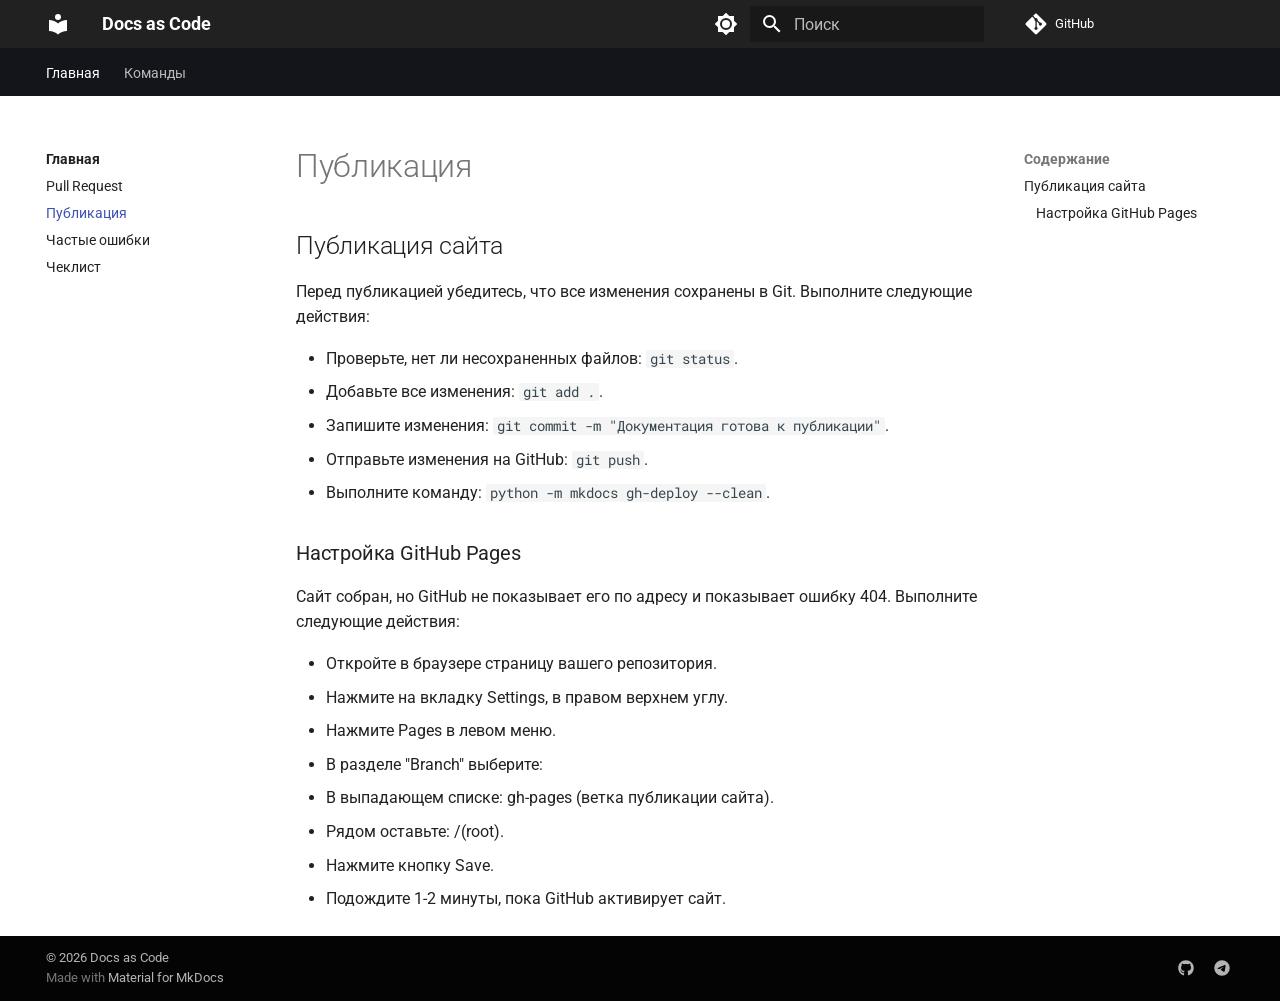
<file: publish/index.html>
<!doctype html>
<html lang="ru" class="no-js">
  <head>
    
      <meta charset="utf-8">
      <meta name="viewport" content="width=device-width,initial-scale=1">
      
        <meta name="description" content="Документация проекта по методологии Docs as Code">
      
      
        <meta name="author" content="Алина">
      
      
        <link rel="canonical" href="https://AlinARinAtovNa.github.io/manual/publish/">
      
      
        <link rel="prev" href="../github-pr/">
      
      
        <link rel="next" href="../mistakes/">
      
      
        
      
      
      <link rel="icon" href="../assets/images/favicon.png">
      <meta name="generator" content="mkdocs-1.6.1, mkdocs-material-9.7.6">
    
    
      
        <title>Публикация - Docs as Code</title>
      
    
    
      <link rel="stylesheet" href="../assets/stylesheets/main.484c7ddc.min.css">
      
        
        <link rel="stylesheet" href="../assets/stylesheets/palette.ab4e12ef.min.css">
      
      


    
    
      
    
    
      
        
        
        <link rel="preconnect" href="https://fonts.gstatic.com" crossorigin>
        <link rel="stylesheet" href="https://fonts.googleapis.com/css?family=Roboto:300,300i,400,400i,700,700i%7CRoboto+Mono:400,400i,700,700i&display=fallback">
        <style>:root{--md-text-font:"Roboto";--md-code-font:"Roboto Mono"}</style>
      
    
    
      <link rel="stylesheet" href="../stylesheets/extra.css">
    
    <script>__md_scope=new URL("..",location),__md_hash=e=>[...e].reduce(((e,_)=>(e<<5)-e+_.charCodeAt(0)),0),__md_get=(e,_=localStorage,t=__md_scope)=>JSON.parse(_.getItem(t.pathname+"."+e)),__md_set=(e,_,t=localStorage,a=__md_scope)=>{try{t.setItem(a.pathname+"."+e,JSON.stringify(_))}catch(e){}}</script>
    
      

    
    
  </head>
  
  
    
    
      
    
    
    
    
    <body dir="ltr" data-md-color-scheme="default" data-md-color-primary="black" data-md-color-accent="deep-purple">
  
    
    <input class="md-toggle" data-md-toggle="drawer" type="checkbox" id="__drawer" autocomplete="off">
    <input class="md-toggle" data-md-toggle="search" type="checkbox" id="__search" autocomplete="off">
    <label class="md-overlay" for="__drawer"></label>
    <div data-md-component="skip">
      
        
        <a href="#_1" class="md-skip">
          Перейти к содержанию
        </a>
      
    </div>
    <div data-md-component="announce">
      
    </div>
    
    
      

<header class="md-header" data-md-component="header">
  <nav class="md-header__inner md-grid" aria-label="Верхний колонтитул">
    <a href=".." title="Docs as Code" class="md-header__button md-logo" aria-label="Docs as Code" data-md-component="logo">
      
  
  <svg xmlns="http://www.w3.org/2000/svg" viewBox="0 0 24 24"><path d="M12 8a3 3 0 0 0 3-3 3 3 0 0 0-3-3 3 3 0 0 0-3 3 3 3 0 0 0 3 3m0 3.54C9.64 9.35 6.5 8 3 8v11c3.5 0 6.64 1.35 9 3.54 2.36-2.19 5.5-3.54 9-3.54V8c-3.5 0-6.64 1.35-9 3.54"/></svg>

    </a>
    <label class="md-header__button md-icon" for="__drawer">
      
      <svg xmlns="http://www.w3.org/2000/svg" viewBox="0 0 24 24"><path d="M3 6h18v2H3zm0 5h18v2H3zm0 5h18v2H3z"/></svg>
    </label>
    <div class="md-header__title" data-md-component="header-title">
      <div class="md-header__ellipsis">
        <div class="md-header__topic">
          <span class="md-ellipsis">
            Docs as Code
          </span>
        </div>
        <div class="md-header__topic" data-md-component="header-topic">
          <span class="md-ellipsis">
            
              Публикация
            
          </span>
        </div>
      </div>
    </div>
    
      
        <form class="md-header__option" data-md-component="palette">
  
    
    
    
    <input class="md-option" data-md-color-media="" data-md-color-scheme="default" data-md-color-primary="black" data-md-color-accent="deep-purple"  aria-label="Переключить на темную тему"  type="radio" name="__palette" id="__palette_0">
    
      <label class="md-header__button md-icon" title="Переключить на темную тему" for="__palette_1" hidden>
        <svg xmlns="http://www.w3.org/2000/svg" viewBox="0 0 24 24"><path d="M12 8a4 4 0 0 0-4 4 4 4 0 0 0 4 4 4 4 0 0 0 4-4 4 4 0 0 0-4-4m0 10a6 6 0 0 1-6-6 6 6 0 0 1 6-6 6 6 0 0 1 6 6 6 6 0 0 1-6 6m8-9.31V4h-4.69L12 .69 8.69 4H4v4.69L.69 12 4 15.31V20h4.69L12 23.31 15.31 20H20v-4.69L23.31 12z"/></svg>
      </label>
    
  
    
    
    
    <input class="md-option" data-md-color-media="" data-md-color-scheme="slate" data-md-color-primary="black" data-md-color-accent="deep-purple"  aria-label="Переключить на светлую тему"  type="radio" name="__palette" id="__palette_1">
    
      <label class="md-header__button md-icon" title="Переключить на светлую тему" for="__palette_0" hidden>
        <svg xmlns="http://www.w3.org/2000/svg" viewBox="0 0 24 24"><path d="M12 18c-.89 0-1.74-.2-2.5-.55C11.56 16.5 13 14.42 13 12s-1.44-4.5-3.5-5.45C10.26 6.2 11.11 6 12 6a6 6 0 0 1 6 6 6 6 0 0 1-6 6m8-9.31V4h-4.69L12 .69 8.69 4H4v4.69L.69 12 4 15.31V20h4.69L12 23.31 15.31 20H20v-4.69L23.31 12z"/></svg>
      </label>
    
  
</form>
      
    
    
      <script>var palette=__md_get("__palette");if(palette&&palette.color){if("(prefers-color-scheme)"===palette.color.media){var media=matchMedia("(prefers-color-scheme: light)"),input=document.querySelector(media.matches?"[data-md-color-media='(prefers-color-scheme: light)']":"[data-md-color-media='(prefers-color-scheme: dark)']");palette.color.media=input.getAttribute("data-md-color-media"),palette.color.scheme=input.getAttribute("data-md-color-scheme"),palette.color.primary=input.getAttribute("data-md-color-primary"),palette.color.accent=input.getAttribute("data-md-color-accent")}for(var[key,value]of Object.entries(palette.color))document.body.setAttribute("data-md-color-"+key,value)}</script>
    
    
    
      
      
        <label class="md-header__button md-icon" for="__search">
          
          <svg xmlns="http://www.w3.org/2000/svg" viewBox="0 0 24 24"><path d="M9.5 3A6.5 6.5 0 0 1 16 9.5c0 1.61-.59 3.09-1.56 4.23l.27.27h.79l5 5-1.5 1.5-5-5v-.79l-.27-.27A6.52 6.52 0 0 1 9.5 16 6.5 6.5 0 0 1 3 9.5 6.5 6.5 0 0 1 9.5 3m0 2C7 5 5 7 5 9.5S7 14 9.5 14 14 12 14 9.5 12 5 9.5 5"/></svg>
        </label>
        <div class="md-search" data-md-component="search" role="dialog">
  <label class="md-search__overlay" for="__search"></label>
  <div class="md-search__inner" role="search">
    <form class="md-search__form" name="search">
      <input type="text" class="md-search__input" name="query" aria-label="Поиск" placeholder="Поиск" autocapitalize="off" autocorrect="off" autocomplete="off" spellcheck="false" data-md-component="search-query" required>
      <label class="md-search__icon md-icon" for="__search">
        
        <svg xmlns="http://www.w3.org/2000/svg" viewBox="0 0 24 24"><path d="M9.5 3A6.5 6.5 0 0 1 16 9.5c0 1.61-.59 3.09-1.56 4.23l.27.27h.79l5 5-1.5 1.5-5-5v-.79l-.27-.27A6.52 6.52 0 0 1 9.5 16 6.5 6.5 0 0 1 3 9.5 6.5 6.5 0 0 1 9.5 3m0 2C7 5 5 7 5 9.5S7 14 9.5 14 14 12 14 9.5 12 5 9.5 5"/></svg>
        
        <svg xmlns="http://www.w3.org/2000/svg" viewBox="0 0 24 24"><path d="M20 11v2H8l5.5 5.5-1.42 1.42L4.16 12l7.92-7.92L13.5 5.5 8 11z"/></svg>
      </label>
      <nav class="md-search__options" aria-label="Поиск">
        
        <button type="reset" class="md-search__icon md-icon" title="Очистить" aria-label="Очистить" tabindex="-1">
          
          <svg xmlns="http://www.w3.org/2000/svg" viewBox="0 0 24 24"><path d="M19 6.41 17.59 5 12 10.59 6.41 5 5 6.41 10.59 12 5 17.59 6.41 19 12 13.41 17.59 19 19 17.59 13.41 12z"/></svg>
        </button>
      </nav>
      
        <div class="md-search__suggest" data-md-component="search-suggest"></div>
      
    </form>
    <div class="md-search__output">
      <div class="md-search__scrollwrap" tabindex="0" data-md-scrollfix>
        <div class="md-search-result" data-md-component="search-result">
          <div class="md-search-result__meta">
            Инициализация поиска
          </div>
          <ol class="md-search-result__list" role="presentation"></ol>
        </div>
      </div>
    </div>
  </div>
</div>
      
    
    
      <div class="md-header__source">
        <a href="https://github.com/AlinARinAtovNa/manual" title="Перейти к репозиторию" class="md-source" data-md-component="source">
  <div class="md-source__icon md-icon">
    
    <svg xmlns="http://www.w3.org/2000/svg" viewBox="0 0 448 512"><!--! Font Awesome Free 7.1.0 by @fontawesome - https://fontawesome.com License - https://fontawesome.com/license/free (Icons: CC BY 4.0, Fonts: SIL OFL 1.1, Code: MIT License) Copyright 2025 Fonticons, Inc.--><path d="M439.6 236.1 244 40.5c-5.4-5.5-12.8-8.5-20.4-8.5s-15 3-20.4 8.4L162.5 81l51.5 51.5c27.1-9.1 52.7 16.8 43.4 43.7l49.7 49.7c34.2-11.8 61.2 31 35.5 56.7-26.5 26.5-70.2-2.9-56-37.3L240.3 199v121.9c25.3 12.5 22.3 41.8 9.1 55-6.4 6.4-15.2 10.1-24.3 10.1s-17.8-3.6-24.3-10.1c-17.6-17.6-11.1-46.9 11.2-56v-123c-20.8-8.5-24.6-30.7-18.6-45L142.6 101 8.5 235.1C3 240.6 0 247.9 0 255.5s3 15 8.5 20.4l195.6 195.7c5.4 5.4 12.7 8.4 20.4 8.4s15-3 20.4-8.4l194.7-194.7c5.4-5.4 8.4-12.8 8.4-20.4s-3-15-8.4-20.4"/></svg>
  </div>
  <div class="md-source__repository">
    GitHub
  </div>
</a>
      </div>
    
  </nav>
  
</header>
    
    <div class="md-container" data-md-component="container">
      
      
        
          
            
<nav class="md-tabs" aria-label="Вкладки" data-md-component="tabs">
  <div class="md-grid">
    <ul class="md-tabs__list">
      
        
  
  
  
    
  
  
    
    
      <li class="md-tabs__item md-tabs__item--active">
        <a href=".." class="md-tabs__link">
          
  
  
    
  
  Главная

        </a>
      </li>
    
  

      
        
  
  
  
  
    
    
      <li class="md-tabs__item">
        <a href="../commands/" class="md-tabs__link">
          
  
  
    
  
  Команды

        </a>
      </li>
    
  

      
    </ul>
  </div>
</nav>
          
        
      
      <main class="md-main" data-md-component="main">
        <div class="md-main__inner md-grid">
          
            
              
              <div class="md-sidebar md-sidebar--primary" data-md-component="sidebar" data-md-type="navigation" >
                <div class="md-sidebar__scrollwrap">
                  <div class="md-sidebar__inner">
                    


  


<nav class="md-nav md-nav--primary md-nav--lifted" aria-label="Навигация" data-md-level="0">
  <label class="md-nav__title" for="__drawer">
    <a href=".." title="Docs as Code" class="md-nav__button md-logo" aria-label="Docs as Code" data-md-component="logo">
      
  
  <svg xmlns="http://www.w3.org/2000/svg" viewBox="0 0 24 24"><path d="M12 8a3 3 0 0 0 3-3 3 3 0 0 0-3-3 3 3 0 0 0-3 3 3 3 0 0 0 3 3m0 3.54C9.64 9.35 6.5 8 3 8v11c3.5 0 6.64 1.35 9 3.54 2.36-2.19 5.5-3.54 9-3.54V8c-3.5 0-6.64 1.35-9 3.54"/></svg>

    </a>
    Docs as Code
  </label>
  
    <div class="md-nav__source">
      <a href="https://github.com/AlinARinAtovNa/manual" title="Перейти к репозиторию" class="md-source" data-md-component="source">
  <div class="md-source__icon md-icon">
    
    <svg xmlns="http://www.w3.org/2000/svg" viewBox="0 0 448 512"><!--! Font Awesome Free 7.1.0 by @fontawesome - https://fontawesome.com License - https://fontawesome.com/license/free (Icons: CC BY 4.0, Fonts: SIL OFL 1.1, Code: MIT License) Copyright 2025 Fonticons, Inc.--><path d="M439.6 236.1 244 40.5c-5.4-5.5-12.8-8.5-20.4-8.5s-15 3-20.4 8.4L162.5 81l51.5 51.5c27.1-9.1 52.7 16.8 43.4 43.7l49.7 49.7c34.2-11.8 61.2 31 35.5 56.7-26.5 26.5-70.2-2.9-56-37.3L240.3 199v121.9c25.3 12.5 22.3 41.8 9.1 55-6.4 6.4-15.2 10.1-24.3 10.1s-17.8-3.6-24.3-10.1c-17.6-17.6-11.1-46.9 11.2-56v-123c-20.8-8.5-24.6-30.7-18.6-45L142.6 101 8.5 235.1C3 240.6 0 247.9 0 255.5s3 15 8.5 20.4l195.6 195.7c5.4 5.4 12.7 8.4 20.4 8.4s15-3 20.4-8.4l194.7-194.7c5.4-5.4 8.4-12.8 8.4-20.4s-3-15-8.4-20.4"/></svg>
  </div>
  <div class="md-source__repository">
    GitHub
  </div>
</a>
    </div>
  
  <ul class="md-nav__list" data-md-scrollfix>
    
      
      
  
  
    
  
  
  
    
    
      
        
          
        
      
        
      
        
      
        
      
        
      
    
    
    
      
        
        
      
      
        
      
    
    
    <li class="md-nav__item md-nav__item--active md-nav__item--section md-nav__item--nested">
      
        
        
        <input class="md-nav__toggle md-toggle " type="checkbox" id="__nav_1" checked>
        
          
          <div class="md-nav__link md-nav__container">
            <a href=".." class="md-nav__link ">
              
  
  
  <span class="md-ellipsis">
    
  
    Главная
  

    
  </span>
  
  

            </a>
            
              
              <label class="md-nav__link " for="__nav_1" id="__nav_1_label" tabindex="">
                <span class="md-nav__icon md-icon"></span>
              </label>
            
          </div>
        
        <nav class="md-nav" data-md-level="1" aria-labelledby="__nav_1_label" aria-expanded="true">
          <label class="md-nav__title" for="__nav_1">
            <span class="md-nav__icon md-icon"></span>
            
  
    Главная
  

          </label>
          <ul class="md-nav__list" data-md-scrollfix>
            
              
            
              
                
  
  
  
  
    <li class="md-nav__item">
      <a href="../github-pr/" class="md-nav__link">
        
  
  
  <span class="md-ellipsis">
    
  
    Pull Request
  

    
  </span>
  
  

      </a>
    </li>
  

              
            
              
                
  
  
    
  
  
  
    <li class="md-nav__item md-nav__item--active">
      
      <input class="md-nav__toggle md-toggle" type="checkbox" id="__toc">
      
      
      
        <label class="md-nav__link md-nav__link--active" for="__toc">
          
  
  
  <span class="md-ellipsis">
    
  
    Публикация
  

    
  </span>
  
  

          <span class="md-nav__icon md-icon"></span>
        </label>
      
      <a href="./" class="md-nav__link md-nav__link--active">
        
  
  
  <span class="md-ellipsis">
    
  
    Публикация
  

    
  </span>
  
  

      </a>
      
        

<nav class="md-nav md-nav--secondary" aria-label="Содержание">
  
  
  
  
    <label class="md-nav__title" for="__toc">
      <span class="md-nav__icon md-icon"></span>
      Содержание
    </label>
    <ul class="md-nav__list" data-md-component="toc" data-md-scrollfix>
      
        <li class="md-nav__item">
  <a href="#_1" class="md-nav__link">
    <span class="md-ellipsis">
      
        Публикация сайта
      
    </span>
  </a>
  
    <nav class="md-nav" aria-label="Публикация сайта">
      <ul class="md-nav__list">
        
          <li class="md-nav__item">
  <a href="#github-pages" class="md-nav__link">
    <span class="md-ellipsis">
      
        Настройка GitHub Pages
      
    </span>
  </a>
  
</li>
        
      </ul>
    </nav>
  
</li>
      
    </ul>
  
</nav>
      
    </li>
  

              
            
              
                
  
  
  
  
    <li class="md-nav__item">
      <a href="../mistakes/" class="md-nav__link">
        
  
  
  <span class="md-ellipsis">
    
  
    Частые ошибки
  

    
  </span>
  
  

      </a>
    </li>
  

              
            
              
                
  
  
  
  
    <li class="md-nav__item">
      <a href="../checklist/" class="md-nav__link">
        
  
  
  <span class="md-ellipsis">
    
  
    Чеклист
  

    
  </span>
  
  

      </a>
    </li>
  

              
            
          </ul>
        </nav>
      
    </li>
  

    
      
      
  
  
  
  
    
    
      
        
      
    
    
    
      
      
        
      
    
    
    <li class="md-nav__item md-nav__item--nested">
      
        
        
        <input class="md-nav__toggle md-toggle " type="checkbox" id="__nav_2" >
        
          
          <label class="md-nav__link" for="__nav_2" id="__nav_2_label" tabindex="0">
            
  
  
  <span class="md-ellipsis">
    
  
    Команды
  

    
  </span>
  
  

            <span class="md-nav__icon md-icon"></span>
          </label>
        
        <nav class="md-nav" data-md-level="1" aria-labelledby="__nav_2_label" aria-expanded="false">
          <label class="md-nav__title" for="__nav_2">
            <span class="md-nav__icon md-icon"></span>
            
  
    Команды
  

          </label>
          <ul class="md-nav__list" data-md-scrollfix>
            
              
                
  
  
  
  
    <li class="md-nav__item">
      <a href="../commands/" class="md-nav__link">
        
  
  
  <span class="md-ellipsis">
    
  
    Основные команды Git
  

    
  </span>
  
  

      </a>
    </li>
  

              
            
          </ul>
        </nav>
      
    </li>
  

    
  </ul>
</nav>
                  </div>
                </div>
              </div>
            
            
              
              <div class="md-sidebar md-sidebar--secondary" data-md-component="sidebar" data-md-type="toc" >
                <div class="md-sidebar__scrollwrap">
                  <div class="md-sidebar__inner">
                    

<nav class="md-nav md-nav--secondary" aria-label="Содержание">
  
  
  
  
    <label class="md-nav__title" for="__toc">
      <span class="md-nav__icon md-icon"></span>
      Содержание
    </label>
    <ul class="md-nav__list" data-md-component="toc" data-md-scrollfix>
      
        <li class="md-nav__item">
  <a href="#_1" class="md-nav__link">
    <span class="md-ellipsis">
      
        Публикация сайта
      
    </span>
  </a>
  
    <nav class="md-nav" aria-label="Публикация сайта">
      <ul class="md-nav__list">
        
          <li class="md-nav__item">
  <a href="#github-pages" class="md-nav__link">
    <span class="md-ellipsis">
      
        Настройка GitHub Pages
      
    </span>
  </a>
  
</li>
        
      </ul>
    </nav>
  
</li>
      
    </ul>
  
</nav>
                  </div>
                </div>
              </div>
            
          
          
            <div class="md-content" data-md-component="content">
              
                




              
              <article class="md-content__inner md-typeset">
                
                  


  
  


  <h1>Публикация</h1>

<h2 id="_1">Публикация сайта</h2>
<p>Перед публикацией убедитесь, что все изменения сохранены в Git. Выполните следующие действия:</p>
<ul>
<li>Проверьте, нет ли несохраненных файлов: <code>git status</code>.</li>
<li>Добавьте все изменения: <code>git add .</code>.</li>
<li>Запишите изменения: <code>git commit -m "Документация готова к публикации"</code>.</li>
<li>Отправьте изменения на GitHub: <code>git push</code>.</li>
<li>Выполните команду: <code>python -m mkdocs gh-deploy --clean</code>.</li>
</ul>
<h3 id="github-pages">Настройка GitHub Pages</h3>
<p>Сайт собран, но GitHub не показывает его по адресу и показывает ошибку 404. Выполните следующие действия:</p>
<ul>
<li>Откройте в браузере страницу вашего репозитория.</li>
<li>Нажмите на вкладку Settings, в правом верхнем углу.</li>
<li>Нажмите Pages в левом меню.</li>
<li>В разделе "Branch" выберите:</li>
<li>В выпадающем списке: gh-pages (ветка публикации сайта).</li>
<li>Рядом оставьте: /(root).</li>
<li>Нажмите кнопку Save.</li>
<li>Подождите 1-2 минуты, пока GitHub активирует сайт.</li>
</ul>












                
              </article>
            </div>
          
          
<script>var target=document.getElementById(location.hash.slice(1));target&&target.name&&(target.checked=target.name.startsWith("__tabbed_"))</script>
        </div>
        
          <button type="button" class="md-top md-icon" data-md-component="top" hidden>
  
  <svg xmlns="http://www.w3.org/2000/svg" viewBox="0 0 24 24"><path d="M13 20h-2V8l-5.5 5.5-1.42-1.42L12 4.16l7.92 7.92-1.42 1.42L13 8z"/></svg>
  К началу
</button>
        
      </main>
      
        <footer class="md-footer">
  
  <div class="md-footer-meta md-typeset">
    <div class="md-footer-meta__inner md-grid">
      <div class="md-copyright">
  
    <div class="md-copyright__highlight">
      © 2026 Docs as Code
    </div>
  
  
    Made with
    <a href="https://squidfunk.github.io/mkdocs-material/" target="_blank" rel="noopener">
      Material for MkDocs
    </a>
  
</div>
      
        
<div class="md-social">
  
    
    
    
    
    <a href="https://github.com/AlinARinAtovNa" target="_blank" rel="noopener" title="GitHub" class="md-social__link">
      <svg xmlns="http://www.w3.org/2000/svg" viewBox="0 0 512 512"><!--! Font Awesome Free 7.1.0 by @fontawesome - https://fontawesome.com License - https://fontawesome.com/license/free (Icons: CC BY 4.0, Fonts: SIL OFL 1.1, Code: MIT License) Copyright 2025 Fonticons, Inc.--><path d="M173.9 397.4c0 2-2.3 3.6-5.2 3.6-3.3.3-5.6-1.3-5.6-3.6 0-2 2.3-3.6 5.2-3.6 3-.3 5.6 1.3 5.6 3.6m-31.1-4.5c-.7 2 1.3 4.3 4.3 4.9 2.6 1 5.6 0 6.2-2s-1.3-4.3-4.3-5.2c-2.6-.7-5.5.3-6.2 2.3m44.2-1.7c-2.9.7-4.9 2.6-4.6 4.9.3 2 2.9 3.3 5.9 2.6 2.9-.7 4.9-2.6 4.6-4.6-.3-1.9-3-3.2-5.9-2.9M252.8 8C114.1 8 8 113.3 8 252c0 110.9 69.8 205.8 169.5 239.2 12.8 2.3 17.3-5.6 17.3-12.1 0-6.2-.3-40.4-.3-61.4 0 0-70 15-84.7-29.8 0 0-11.4-29.1-27.8-36.6 0 0-22.9-15.7 1.6-15.4 0 0 24.9 2 38.6 25.8 21.9 38.6 58.6 27.5 72.9 20.9 2.3-16 8.8-27.1 16-33.7-55.9-6.2-112.3-14.3-112.3-110.5 0-27.5 7.6-41.3 23.6-58.9-2.6-6.5-11.1-33.3 2.6-67.9 20.9-6.5 69 27 69 27 20-5.6 41.5-8.5 62.8-8.5s42.8 2.9 62.8 8.5c0 0 48.1-33.6 69-27 13.7 34.7 5.2 61.4 2.6 67.9 16 17.7 25.8 31.5 25.8 58.9 0 96.5-58.9 104.2-114.8 110.5 9.2 7.9 17 22.9 17 46.4 0 33.7-.3 75.4-.3 83.6 0 6.5 4.6 14.4 17.3 12.1C436.2 457.8 504 362.9 504 252 504 113.3 391.5 8 252.8 8M105.2 352.9c-1.3 1-1 3.3.7 5.2 1.6 1.6 3.9 2.3 5.2 1 1.3-1 1-3.3-.7-5.2-1.6-1.6-3.9-2.3-5.2-1m-10.8-8.1c-.7 1.3.3 2.9 2.3 3.9 1.6 1 3.6.7 4.3-.7.7-1.3-.3-2.9-2.3-3.9-2-.6-3.6-.3-4.3.7m32.4 35.6c-1.6 1.3-1 4.3 1.3 6.2 2.3 2.3 5.2 2.6 6.5 1 1.3-1.3.7-4.3-1.3-6.2-2.2-2.3-5.2-2.6-6.5-1m-11.4-14.7c-1.6 1-1.6 3.6 0 5.9s4.3 3.3 5.6 2.3c1.6-1.3 1.6-3.9 0-6.2-1.4-2.3-4-3.3-5.6-2"/></svg>
    </a>
  
    
    
    
    
    <a href="https://t.me/H_AlinaR" target="_blank" rel="noopener" title="Telegram" class="md-social__link">
      <svg xmlns="http://www.w3.org/2000/svg" viewBox="0 0 512 512"><!--! Font Awesome Free 7.1.0 by @fontawesome - https://fontawesome.com License - https://fontawesome.com/license/free (Icons: CC BY 4.0, Fonts: SIL OFL 1.1, Code: MIT License) Copyright 2025 Fonticons, Inc.--><path d="M256 8a248 248 0 1 0 0 496 248 248 0 1 0 0-496m115 168.7c-3.7 39.2-19.9 134.4-28.1 178.3-3.5 18.6-10.3 24.8-16.9 25.4-14.4 1.3-25.3-9.5-39.3-18.7-21.8-14.3-34.2-23.2-55.3-37.2-24.5-16.1-8.6-25 5.3-39.5 3.7-3.8 67.1-61.5 68.3-66.7.2-.7.3-3.1-1.2-4.4s-3.6-.8-5.1-.5c-2.2.5-37.1 23.5-104.6 69.1-9.9 6.8-18.9 10.1-26.9 9.9-8.9-.2-25.9-5-38.6-9.1-15.5-5-27.9-7.7-26.8-16.3.6-4.5 6.7-9 18.4-13.7 72.3-31.5 120.5-52.3 144.6-62.3 68.9-28.6 83.2-33.6 92.5-33.8 2.1 0 6.6.5 9.6 2.9 2 1.7 3.2 4.1 3.5 6.7.5 3.2.6 6.5.4 9.8z"/></svg>
    </a>
  
</div>
      
    </div>
  </div>
</footer>
      
    </div>
    <div class="md-dialog" data-md-component="dialog">
      <div class="md-dialog__inner md-typeset"></div>
    </div>
    
    
    
      
      
      <script id="__config" type="application/json">{"annotate": null, "base": "..", "features": ["navigation.tabs", "navigation.sections", "navigation.top", "navigation.tracking", "navigation.path", "navigation.instant", "navigation.indexes", "search.suggest", "search.highlight", "content.code.copy"], "search": "../assets/javascripts/workers/search.2c215733.min.js", "tags": null, "translations": {"clipboard.copied": "\u0421\u043a\u043e\u043f\u0438\u0440\u043e\u0432\u0430\u043d\u043e \u0432 \u0431\u0443\u0444\u0435\u0440", "clipboard.copy": "\u041a\u043e\u043f\u0438\u0440\u043e\u0432\u0430\u0442\u044c \u0432 \u0431\u0443\u0444\u0435\u0440", "search.result.more.one": "\u0415\u0449\u0451 1 \u043d\u0430 \u044d\u0442\u043e\u0439 \u0441\u0442\u0440\u0430\u043d\u0438\u0446\u0435", "search.result.more.other": "\u0415\u0449\u0451 # \u043d\u0430 \u044d\u0442\u043e\u0439 \u0441\u0442\u0440\u0430\u043d\u0438\u0446\u0435", "search.result.none": "\u0421\u043e\u0432\u043f\u0430\u0434\u0435\u043d\u0438\u0439 \u043d\u0435 \u043d\u0430\u0439\u0434\u0435\u043d\u043e", "search.result.one": "\u041d\u0430\u0439\u0434\u0435\u043d\u043e 1 \u0441\u043e\u0432\u043f\u0430\u0434\u0435\u043d\u0438\u0435", "search.result.other": "\u041d\u0430\u0439\u0434\u0435\u043d\u043e \u0441\u043e\u0432\u043f\u0430\u0434\u0435\u043d\u0438\u0439: #", "search.result.placeholder": "\u041d\u0430\u0447\u043d\u0438\u0442\u0435 \u043f\u0435\u0447\u0430\u0442\u0430\u0442\u044c \u0434\u043b\u044f \u043f\u043e\u0438\u0441\u043a\u0430", "search.result.term.missing": "\u041e\u0442\u0441\u0443\u0442\u0441\u0442\u0432\u0443\u0435\u0442", "select.version": "\u0412\u044b\u0431\u0435\u0440\u0438\u0442\u0435 \u0432\u0435\u0440\u0441\u0438\u044e"}, "version": null}</script>
    
    
      <script src="../assets/javascripts/bundle.79ae519e.min.js"></script>
      
    
  </body>
</html>
</file>
<file: stylesheets/extra.css>
/* Шапка в светлой теме */
[data-md-color-scheme="default"] .md-header {
    background-color: #000000de !important;
}

/* Шапка в темной теме */
[data-md-color-scheme="slate"] .md-header {
    background-color: #000000de !important;
}

/* Подвал в светлой теме */
[data-md-color-scheme="default"] .md-footer-meta {
    background-color: #000000de !important;
}

/* Подвал в темной теме */
[data-md-color-scheme="slate"] .md-footer-meta {
    background-color: #000000de !important;
}
</file>
<file: assets/stylesheets/main.484c7ddc.min.css>
@charset "UTF-8";html{-webkit-text-size-adjust:none;-moz-text-size-adjust:none;text-size-adjust:none;box-sizing:border-box}*,:after,:before{box-sizing:inherit}@media (prefers-reduced-motion){*,:after,:before{transition:none!important}}body{margin:0}a,button,input,label{-webkit-tap-highlight-color:transparent}a{color:inherit;text-decoration:none}hr{border:0;box-sizing:initial;display:block;height:.05rem;overflow:visible;padding:0}small{font-size:80%}sub,sup{line-height:1em}img{border-style:none}table{border-collapse:initial;border-spacing:0}td,th{font-weight:400;vertical-align:top}button{background:#0000;border:0;font-family:inherit;font-size:inherit;margin:0;padding:0}input{border:0;outline:none}:root{--md-primary-fg-color:#4051b5;--md-primary-fg-color--light:#5d6cc0;--md-primary-fg-color--dark:#303fa1;--md-primary-bg-color:#fff;--md-primary-bg-color--light:#ffffffb3;--md-accent-fg-color:#526cfe;--md-accent-fg-color--transparent:#526cfe1a;--md-accent-bg-color:#fff;--md-accent-bg-color--light:#ffffffb3}[data-md-color-scheme=default]{color-scheme:light}[data-md-color-scheme=default] img[src$="#gh-dark-mode-only"],[data-md-color-scheme=default] img[src$="#only-dark"]{display:none}:root,[data-md-color-scheme=default]{--md-hue:225deg;--md-default-fg-color:#000000de;--md-default-fg-color--light:#0000008a;--md-default-fg-color--lighter:#00000052;--md-default-fg-color--lightest:#00000012;--md-default-bg-color:#fff;--md-default-bg-color--light:#ffffffb3;--md-default-bg-color--lighter:#ffffff4d;--md-default-bg-color--lightest:#ffffff1f;--md-code-fg-color:#36464e;--md-code-bg-color:#f5f5f5;--md-code-bg-color--light:#f5f5f5b3;--md-code-bg-color--lighter:#f5f5f54d;--md-code-hl-color:#4287ff;--md-code-hl-color--light:#4287ff1a;--md-code-hl-number-color:#d52a2a;--md-code-hl-special-color:#db1457;--md-code-hl-function-color:#a846b9;--md-code-hl-constant-color:#6e59d9;--md-code-hl-keyword-color:#3f6ec6;--md-code-hl-string-color:#1c7d4d;--md-code-hl-name-color:var(--md-code-fg-color);--md-code-hl-operator-color:var(--md-default-fg-color--light);--md-code-hl-punctuation-color:var(--md-default-fg-color--light);--md-code-hl-comment-color:var(--md-default-fg-color--light);--md-code-hl-generic-color:var(--md-default-fg-color--light);--md-code-hl-variable-color:var(--md-default-fg-color--light);--md-typeset-color:var(--md-default-fg-color);--md-typeset-a-color:var(--md-primary-fg-color);--md-typeset-del-color:#f5503d26;--md-typeset-ins-color:#0bd57026;--md-typeset-kbd-color:#fafafa;--md-typeset-kbd-accent-color:#fff;--md-typeset-kbd-border-color:#b8b8b8;--md-typeset-mark-color:#ffff0080;--md-typeset-table-color:#0000001f;--md-typeset-table-color--light:rgba(0,0,0,.035);--md-admonition-fg-color:var(--md-default-fg-color);--md-admonition-bg-color:var(--md-default-bg-color);--md-warning-fg-color:#000000de;--md-warning-bg-color:#ff9;--md-footer-fg-color:#fff;--md-footer-fg-color--light:#ffffffb3;--md-footer-fg-color--lighter:#ffffff73;--md-footer-bg-color:#000000de;--md-footer-bg-color--dark:#00000052;--md-shadow-z1:0 0.2rem 0.5rem #0000000d,0 0 0.05rem #0000001a;--md-shadow-z2:0 0.2rem 0.5rem #0000001a,0 0 0.05rem #00000040;--md-shadow-z3:0 0.2rem 0.5rem #0003,0 0 0.05rem #00000059}.md-icon svg{fill:currentcolor;display:block;height:1.2rem;width:1.2rem}body{-webkit-font-smoothing:antialiased;-moz-osx-font-smoothing:grayscale;--md-text-font-family:var(--md-text-font,_),-apple-system,BlinkMacSystemFont,Helvetica,Arial,sans-serif;--md-code-font-family:var(--md-code-font,_),SFMono-Regular,Consolas,Menlo,monospace}aside,body,input{font-feature-settings:"kern","liga";color:var(--md-typeset-color);font-family:var(--md-text-font-family)}code,kbd,pre{font-feature-settings:"kern";font-family:var(--md-code-font-family)}:root{--md-typeset-table-sort-icon:url('data:image/svg+xml;charset=utf-8,<svg xmlns="http://www.w3.org/2000/svg" viewBox="0 0 24 24"><path d="m18 21-4-4h3V7h-3l4-4 4 4h-3v10h3M2 19v-2h10v2M2 13v-2h7v2M2 7V5h4v2z"/></svg>');--md-typeset-table-sort-icon--asc:url('data:image/svg+xml;charset=utf-8,<svg xmlns="http://www.w3.org/2000/svg" viewBox="0 0 24 24"><path d="M19 17h3l-4 4-4-4h3V3h2M2 17h10v2H2M6 5v2H2V5m0 6h7v2H2z"/></svg>');--md-typeset-table-sort-icon--desc:url('data:image/svg+xml;charset=utf-8,<svg xmlns="http://www.w3.org/2000/svg" viewBox="0 0 24 24"><path d="M19 7h3l-4-4-4 4h3v14h2M2 17h10v2H2M6 5v2H2V5m0 6h7v2H2z"/></svg>')}.md-typeset{-webkit-print-color-adjust:exact;color-adjust:exact;font-size:.8rem;line-height:1.6;overflow-wrap:break-word}@media print{.md-typeset{font-size:.68rem}}.md-typeset blockquote,.md-typeset dl,.md-typeset figure,.md-typeset ol,.md-typeset pre,.md-typeset ul{margin-bottom:1em;margin-top:1em}.md-typeset h1{color:var(--md-default-fg-color--light);font-size:2em;line-height:1.3;margin:0 0 1.25em}.md-typeset h1,.md-typeset h2{font-weight:300;letter-spacing:-.01em}.md-typeset h2{font-size:1.5625em;line-height:1.4;margin:1.6em 0 .64em}.md-typeset h3{font-size:1.25em;font-weight:400;letter-spacing:-.01em;line-height:1.5;margin:1.6em 0 .8em}.md-typeset h2+h3{margin-top:.8em}.md-typeset h4{font-weight:700;letter-spacing:-.01em;margin:1em 0}.md-typeset h5,.md-typeset h6{color:var(--md-default-fg-color--light);font-size:.8em;font-weight:700;letter-spacing:-.01em;margin:1.25em 0}.md-typeset h5{text-transform:uppercase}.md-typeset h5 code{text-transform:none}.md-typeset hr{border-bottom:.05rem solid var(--md-default-fg-color--lightest);display:flow-root;margin:1.5em 0}.md-typeset a{color:var(--md-typeset-a-color);word-break:break-word}.md-typeset a,.md-typeset a:before{transition:color 125ms}.md-typeset a:focus,.md-typeset a:hover{color:var(--md-accent-fg-color)}.md-typeset a:focus code,.md-typeset a:hover code{background-color:var(--md-accent-fg-color--transparent);color:var(--md-accent-fg-color)}.md-typeset a code{color:var(--md-typeset-a-color)}.md-typeset a.focus-visible{outline-color:var(--md-accent-fg-color);outline-offset:.2rem}.md-typeset code,.md-typeset kbd,.md-typeset pre{color:var(--md-code-fg-color);direction:ltr;font-variant-ligatures:none;transition:background-color 125ms}@media print{.md-typeset code,.md-typeset kbd,.md-typeset pre{white-space:pre-wrap}}.md-typeset code{background-color:var(--md-code-bg-color);border-radius:.1rem;-webkit-box-decoration-break:clone;box-decoration-break:clone;font-size:.85em;padding:0 .2941176471em;transition:color 125ms,background-color 125ms;word-break:break-word}.md-typeset code:not(.focus-visible){-webkit-tap-highlight-color:transparent;outline:none}.md-typeset pre{display:flow-root;line-height:1.4;position:relative}.md-typeset pre>code{-webkit-box-decoration-break:slice;box-decoration-break:slice;box-shadow:none;display:block;margin:0;outline-color:var(--md-accent-fg-color);overflow:auto;padding:.7720588235em 1.1764705882em;scrollbar-color:var(--md-default-fg-color--lighter) #0000;scrollbar-width:thin;touch-action:auto;word-break:normal}.md-typeset pre>code:hover{scrollbar-color:var(--md-accent-fg-color) #0000}.md-typeset pre>code::-webkit-scrollbar{height:.2rem;width:.2rem}.md-typeset pre>code::-webkit-scrollbar-thumb{background-color:var(--md-default-fg-color--lighter)}.md-typeset pre>code::-webkit-scrollbar-thumb:hover{background-color:var(--md-accent-fg-color)}.md-typeset kbd{background-color:var(--md-typeset-kbd-color);border-radius:.1rem;box-shadow:0 .1rem 0 .05rem var(--md-typeset-kbd-border-color),0 .1rem 0 var(--md-typeset-kbd-border-color),0 -.1rem .2rem var(--md-typeset-kbd-accent-color) inset;color:var(--md-default-fg-color);display:inline-block;font-size:.75em;padding:0 .6666666667em;vertical-align:text-top;word-break:break-word}.md-typeset mark{background-color:var(--md-typeset-mark-color);-webkit-box-decoration-break:clone;box-decoration-break:clone;color:inherit;word-break:break-word}.md-typeset abbr{cursor:help;text-decoration:none}.md-typeset [data-preview],.md-typeset abbr{border-bottom:.05rem dotted var(--md-default-fg-color--light)}.md-typeset small{opacity:.75}[dir=ltr] .md-typeset sub,[dir=ltr] .md-typeset sup{margin-left:.078125em}[dir=rtl] .md-typeset sub,[dir=rtl] .md-typeset sup{margin-right:.078125em}[dir=ltr] .md-typeset blockquote{padding-left:.6rem}[dir=rtl] .md-typeset blockquote{padding-right:.6rem}[dir=ltr] .md-typeset blockquote{border-left:.2rem solid var(--md-default-fg-color--lighter)}[dir=rtl] .md-typeset blockquote{border-right:.2rem solid var(--md-default-fg-color--lighter)}.md-typeset blockquote{color:var(--md-default-fg-color--light);margin-left:0;margin-right:0}.md-typeset ul{list-style-type:disc}.md-typeset ul[type]{list-style-type:revert-layer}[dir=ltr] .md-typeset ol,[dir=ltr] .md-typeset ul{margin-left:.625em}[dir=rtl] .md-typeset ol,[dir=rtl] .md-typeset ul{margin-right:.625em}.md-typeset ol,.md-typeset ul{padding:0}.md-typeset ol:not([hidden]),.md-typeset ul:not([hidden]){display:flow-root}.md-typeset ol ol,.md-typeset ul ol{list-style-type:lower-alpha}.md-typeset ol ol ol,.md-typeset ul ol ol{list-style-type:lower-roman}.md-typeset ol ol ol ol,.md-typeset ul ol ol ol{list-style-type:upper-alpha}.md-typeset ol ol ol ol ol,.md-typeset ul ol ol ol ol{list-style-type:upper-roman}.md-typeset ol[type],.md-typeset ul[type]{list-style-type:revert-layer}[dir=ltr] .md-typeset ol li,[dir=ltr] .md-typeset ul li{margin-left:1.25em}[dir=rtl] .md-typeset ol li,[dir=rtl] .md-typeset ul li{margin-right:1.25em}.md-typeset ol li,.md-typeset ul li{margin-bottom:.5em}.md-typeset ol li blockquote,.md-typeset ol li p,.md-typeset ul li blockquote,.md-typeset ul li p{margin:.5em 0}.md-typeset ol li:last-child,.md-typeset ul li:last-child{margin-bottom:0}[dir=ltr] .md-typeset ol li ol,[dir=ltr] .md-typeset ol li ul,[dir=ltr] .md-typeset ul li ol,[dir=ltr] .md-typeset ul li ul{margin-left:.625em}[dir=rtl] .md-typeset ol li ol,[dir=rtl] .md-typeset ol li ul,[dir=rtl] .md-typeset ul li ol,[dir=rtl] .md-typeset ul li ul{margin-right:.625em}.md-typeset ol li ol,.md-typeset ol li ul,.md-typeset ul li ol,.md-typeset ul li ul{margin-bottom:.5em;margin-top:.5em}[dir=ltr] .md-typeset dd{margin-left:1.875em}[dir=rtl] .md-typeset dd{margin-right:1.875em}.md-typeset dd{margin-bottom:1.5em;margin-top:1em}.md-typeset img,.md-typeset svg,.md-typeset video{height:auto;max-width:100%}.md-typeset img[align=left]{margin:1em 1em 1em 0}.md-typeset img[align=right]{margin:1em 0 1em 1em}.md-typeset img[align]:only-child{margin-top:0}.md-typeset figure{display:flow-root;margin:1em auto;max-width:100%;text-align:center;width:fit-content}.md-typeset figure img{display:block;margin:0 auto}.md-typeset figcaption{font-style:italic;margin:1em auto;max-width:24rem}.md-typeset iframe{max-width:100%}.md-typeset table:not([class]){background-color:var(--md-default-bg-color);border:.05rem solid var(--md-typeset-table-color);border-radius:.1rem;display:inline-block;font-size:.64rem;max-width:100%;overflow:auto;touch-action:auto}@media print{.md-typeset table:not([class]){display:table}}.md-typeset table:not([class])+*{margin-top:1.5em}.md-typeset table:not([class]) td>:first-child,.md-typeset table:not([class]) th>:first-child{margin-top:0}.md-typeset table:not([class]) td>:last-child,.md-typeset table:not([class]) th>:last-child{margin-bottom:0}.md-typeset table:not([class]) td:not([align]),.md-typeset table:not([class]) th:not([align]){text-align:left}[dir=rtl] .md-typeset table:not([class]) td:not([align]),[dir=rtl] .md-typeset table:not([class]) th:not([align]){text-align:right}.md-typeset table:not([class]) th{font-weight:700;min-width:5rem;padding:.9375em 1.25em;vertical-align:top}.md-typeset table:not([class]) td{border-top:.05rem solid var(--md-typeset-table-color);padding:.9375em 1.25em;vertical-align:top}.md-typeset table:not([class]) tbody tr{transition:background-color 125ms}.md-typeset table:not([class]) tbody tr:hover{background-color:var(--md-typeset-table-color--light);box-shadow:0 .05rem 0 var(--md-default-bg-color) inset}.md-typeset table:not([class]) a{word-break:normal}.md-typeset table th[role=columnheader]{cursor:pointer}[dir=ltr] .md-typeset table th[role=columnheader]:after{margin-left:.5em}[dir=rtl] .md-typeset table th[role=columnheader]:after{margin-right:.5em}.md-typeset table th[role=columnheader]:after{content:"";display:inline-block;height:1.2em;-webkit-mask-image:var(--md-typeset-table-sort-icon);mask-image:var(--md-typeset-table-sort-icon);-webkit-mask-repeat:no-repeat;mask-repeat:no-repeat;-webkit-mask-size:contain;mask-size:contain;transition:background-color 125ms;vertical-align:text-bottom;width:1.2em}.md-typeset table th[role=columnheader]:hover:after{background-color:var(--md-default-fg-color--lighter)}.md-typeset table th[role=columnheader][aria-sort=ascending]:after{background-color:var(--md-default-fg-color--light);-webkit-mask-image:var(--md-typeset-table-sort-icon--asc);mask-image:var(--md-typeset-table-sort-icon--asc)}.md-typeset table th[role=columnheader][aria-sort=descending]:after{background-color:var(--md-default-fg-color--light);-webkit-mask-image:var(--md-typeset-table-sort-icon--desc);mask-image:var(--md-typeset-table-sort-icon--desc)}.md-typeset__scrollwrap{margin:1em -.8rem;overflow-x:auto;touch-action:auto}.md-typeset__table{display:inline-block;margin-bottom:.5em;padding:0 .8rem}@media print{.md-typeset__table{display:block}}html .md-typeset__table table{display:table;margin:0;overflow:hidden;width:100%}@media screen and (max-width:44.984375em){.md-content__inner>pre{margin:1em -.8rem}.md-content__inner>pre code{border-radius:0}}.md-typeset .md-author{border-radius:100%;display:block;flex-shrink:0;height:1.6rem;overflow:hidden;position:relative;transition:color 125ms,transform 125ms;width:1.6rem}.md-typeset .md-author img{display:block}.md-typeset .md-author--more{background:var(--md-default-fg-color--lightest);color:var(--md-default-fg-color--lighter);font-size:.6rem;font-weight:700;line-height:1.6rem;text-align:center}.md-typeset .md-author--long{height:2.4rem;width:2.4rem}.md-typeset a.md-author{transform:scale(1)}.md-typeset a.md-author img{border-radius:100%;filter:grayscale(100%) opacity(75%);transition:filter 125ms}.md-typeset a.md-author:focus,.md-typeset a.md-author:hover{transform:scale(1.1);z-index:1}.md-typeset a.md-author:focus img,.md-typeset a.md-author:hover img{filter:grayscale(0)}.md-banner{background-color:var(--md-footer-bg-color);color:var(--md-footer-fg-color);overflow:auto}@media print{.md-banner{display:none}}.md-banner--warning{background-color:var(--md-warning-bg-color);color:var(--md-warning-fg-color)}.md-banner__inner{font-size:.7rem;margin:.6rem auto;padding:0 .8rem}[dir=ltr] .md-banner__button{float:right}[dir=rtl] .md-banner__button{float:left}.md-banner__button{color:inherit;cursor:pointer;transition:opacity .25s}.no-js .md-banner__button{display:none}.md-banner__button:hover{opacity:.7}html{font-size:125%;height:100%;overflow-x:hidden}@media screen and (min-width:100em){html{font-size:137.5%}}@media screen and (min-width:125em){html{font-size:150%}}body{background-color:var(--md-default-bg-color);display:flex;flex-direction:column;font-size:.5rem;min-height:100%;position:relative;width:100%}@media print{body{display:block}}@media screen and (max-width:59.984375em){body[data-md-scrolllock]{position:fixed}}.md-grid{margin-left:auto;margin-right:auto;max-width:61rem}.md-container{display:flex;flex-direction:column;flex-grow:1}@media print{.md-container{display:block}}.md-main{flex-grow:1}.md-main__inner{display:flex;height:100%;margin-top:1.5rem}.md-ellipsis{overflow:hidden;text-overflow:ellipsis}.md-toggle{display:none}.md-option{height:0;opacity:0;position:absolute;width:0}.md-option:checked+label:not([hidden]){display:block}.md-option.focus-visible+label{outline-color:var(--md-accent-fg-color);outline-style:auto}.md-skip{background-color:var(--md-default-fg-color);border-radius:.1rem;color:var(--md-default-bg-color);font-size:.64rem;margin:.5rem;opacity:0;outline-color:var(--md-accent-fg-color);padding:.3rem .5rem;position:fixed;transform:translateY(.4rem);z-index:-1}.md-skip:focus{opacity:1;transform:translateY(0);transition:transform .25s cubic-bezier(.4,0,.2,1),opacity 175ms 75ms;z-index:10}@page{margin:25mm}:root{--md-clipboard-icon:url('data:image/svg+xml;charset=utf-8,<svg xmlns="http://www.w3.org/2000/svg" viewBox="0 0 24 24"><path d="M19 21H8V7h11m0-2H8a2 2 0 0 0-2 2v14a2 2 0 0 0 2 2h11a2 2 0 0 0 2-2V7a2 2 0 0 0-2-2m-3-4H4a2 2 0 0 0-2 2v14h2V3h12z"/></svg>')}.md-clipboard{border-radius:.1rem;color:var(--md-default-fg-color--lightest);cursor:pointer;height:1.5em;outline-color:var(--md-accent-fg-color);outline-offset:.1rem;transition:color .25s;width:1.5em;z-index:1}@media print{.md-clipboard{display:none}}.md-clipboard:not(.focus-visible){-webkit-tap-highlight-color:transparent;outline:none}:hover>.md-clipboard{color:var(--md-default-fg-color--light)}.md-clipboard:focus,.md-clipboard:hover{color:var(--md-accent-fg-color)}.md-clipboard:after{background-color:currentcolor;content:"";display:block;height:1.125em;margin:0 auto;-webkit-mask-image:var(--md-clipboard-icon);mask-image:var(--md-clipboard-icon);-webkit-mask-position:center;mask-position:center;-webkit-mask-repeat:no-repeat;mask-repeat:no-repeat;-webkit-mask-size:contain;mask-size:contain;width:1.125em}.md-clipboard--inline{cursor:pointer}.md-clipboard--inline code{transition:color .25s,background-color .25s}.md-clipboard--inline:focus code,.md-clipboard--inline:hover code{background-color:var(--md-accent-fg-color--transparent);color:var(--md-accent-fg-color)}:root{--md-code-select-icon:url('data:image/svg+xml;charset=utf-8,<svg xmlns="http://www.w3.org/2000/svg" viewBox="0 0 24 24"><path d="M19 19h-4v2h4c1.1 0 2-.9 2-2v-4h-2m0-12h-4v2h4v4h2V5c0-1.1-.9-2-2-2M5 5h4V3H5c-1.1 0-2 .9-2 2v4h2m0 6H3v4c0 1.1.9 2 2 2h4v-2H5zm2-4h2v2H7zm4 0h2v2h-2zm4 0h2v2h-2zM7 7h2v2H7zm4 0h2v2h-2zm4 0h2v2h-2zm-8 8h2v2H7zm4 0h2v2h-2zm4 0h2v2h-2z"/></svg>');--md-code-copy-icon:url('data:image/svg+xml;charset=utf-8,<svg xmlns="http://www.w3.org/2000/svg" viewBox="0 0 24 24"><path d="M19 21H8V7h11m0-2H8a2 2 0 0 0-2 2v14a2 2 0 0 0 2 2h11a2 2 0 0 0 2-2V7a2 2 0 0 0-2-2m-3-4H4a2 2 0 0 0-2 2v14h2V3h12z"/></svg>')}.md-typeset .md-code__content{display:grid}.md-code__nav{background-color:var(--md-code-bg-color--lighter);border-radius:.1rem;display:flex;gap:.2rem;padding:.2rem;position:absolute;right:.25em;top:.25em;transition:background-color .25s;z-index:1}:hover>.md-code__nav{background-color:var(--md-code-bg-color--light)}.md-code__button{color:var(--md-default-fg-color--lightest);cursor:pointer;display:block;height:1.5em;outline-color:var(--md-accent-fg-color);outline-offset:.1rem;transition:color .25s;width:1.5em}:hover>*>.md-code__button{color:var(--md-default-fg-color--light)}.md-code__button.focus-visible,.md-code__button:hover{color:var(--md-accent-fg-color)}.md-code__button--active{color:var(--md-default-fg-color)!important}.md-code__button:after{background-color:currentcolor;content:"";display:block;height:1.125em;margin:0 auto;-webkit-mask-position:center;mask-position:center;-webkit-mask-repeat:no-repeat;mask-repeat:no-repeat;-webkit-mask-size:contain;mask-size:contain;width:1.125em}.md-code__button[data-md-type=select]:after{-webkit-mask-image:var(--md-code-select-icon);mask-image:var(--md-code-select-icon)}.md-code__button[data-md-type=copy]:after{-webkit-mask-image:var(--md-code-copy-icon);mask-image:var(--md-code-copy-icon)}@keyframes consent{0%{opacity:0;transform:translateY(100%)}to{opacity:1;transform:translateY(0)}}@keyframes overlay{0%{opacity:0}to{opacity:1}}.md-consent__overlay{animation:overlay .25s both;-webkit-backdrop-filter:blur(.1rem);backdrop-filter:blur(.1rem);background-color:#0000008a;height:100%;opacity:1;position:fixed;top:0;width:100%;z-index:5}.md-consent__inner{animation:consent .5s cubic-bezier(.1,.7,.1,1) both;background-color:var(--md-default-bg-color);border:0;border-radius:.1rem;bottom:0;box-shadow:0 0 .2rem #0000001a,0 .2rem .4rem #0003;max-height:100%;overflow:auto;padding:0;position:fixed;width:100%;z-index:5}.md-consent__form{padding:.8rem}.md-consent__settings{display:none;margin:1em 0}input:checked+.md-consent__settings{display:block}.md-consent__controls{margin-bottom:.8rem}.md-typeset .md-consent__controls .md-button{display:inline}@media screen and (max-width:44.984375em){.md-typeset .md-consent__controls .md-button{display:block;margin-top:.4rem;text-align:center;width:100%}}.md-consent label{cursor:pointer}.md-content{flex-grow:1;min-width:0}.md-content__inner{margin:0 .8rem 1.2rem;padding-top:.6rem}@media screen and (min-width:76.25em){[dir=ltr] .md-sidebar--primary:not([hidden])~.md-content>.md-content__inner{margin-left:1.2rem}[dir=ltr] .md-sidebar--secondary:not([hidden])~.md-content>.md-content__inner,[dir=rtl] .md-sidebar--primary:not([hidden])~.md-content>.md-content__inner{margin-right:1.2rem}[dir=rtl] .md-sidebar--secondary:not([hidden])~.md-content>.md-content__inner{margin-left:1.2rem}}.md-content__inner:before{content:"";display:block;height:.4rem}.md-content__inner>:last-child{margin-bottom:0}[dir=ltr] .md-content__button{float:right}[dir=rtl] .md-content__button{float:left}[dir=ltr] .md-content__button{margin-left:.4rem}[dir=rtl] .md-content__button{margin-right:.4rem}.md-content__button{margin:.4rem 0;padding:0}@media print{.md-content__button{display:none}}.md-typeset .md-content__button{color:var(--md-default-fg-color--lighter)}.md-content__button svg{display:inline;vertical-align:top}[dir=rtl] .md-content__button svg{transform:scaleX(-1)}[dir=ltr] .md-dialog{right:.8rem}[dir=rtl] .md-dialog{left:.8rem}.md-dialog{background-color:var(--md-default-fg-color);border-radius:.1rem;bottom:.8rem;box-shadow:var(--md-shadow-z3);min-width:11.1rem;opacity:0;padding:.4rem .6rem;pointer-events:none;position:fixed;transform:translateY(100%);transition:transform 0ms .4s,opacity .4s;z-index:4}@media print{.md-dialog{display:none}}.md-dialog--active{opacity:1;pointer-events:auto;transform:translateY(0);transition:transform .4s cubic-bezier(.075,.85,.175,1),opacity .4s}.md-dialog__inner{color:var(--md-default-bg-color);font-size:.7rem}.md-feedback{margin:2em 0 1em;text-align:center}.md-feedback fieldset{border:none;margin:0;padding:0}.md-feedback__title{font-weight:700;margin:1em auto}.md-feedback__inner{position:relative}.md-feedback__list{display:flex;flex-wrap:wrap;place-content:baseline center;position:relative}.md-feedback__list:hover .md-icon:not(:disabled){color:var(--md-default-fg-color--lighter)}:disabled .md-feedback__list{min-height:1.8rem}.md-feedback__icon{color:var(--md-default-fg-color--light);cursor:pointer;flex-shrink:0;margin:0 .1rem;transition:color 125ms}.md-feedback__icon:not(:disabled).md-icon:hover{color:var(--md-accent-fg-color)}.md-feedback__icon:disabled{color:var(--md-default-fg-color--lightest);pointer-events:none}.md-feedback__note{opacity:0;position:relative;transform:translateY(.4rem);transition:transform .4s cubic-bezier(.1,.7,.1,1),opacity .15s}.md-feedback__note>*{margin:0 auto;max-width:16rem}:disabled .md-feedback__note{opacity:1;transform:translateY(0)}@media print{.md-feedback{display:none}}.md-footer{background-color:var(--md-footer-bg-color);color:var(--md-footer-fg-color)}@media print{.md-footer{display:none}}.md-footer__inner{justify-content:space-between;overflow:auto;padding:.2rem}.md-footer__inner:not([hidden]){display:flex}.md-footer__link{align-items:end;display:flex;flex-grow:0.01;margin-bottom:.4rem;margin-top:1rem;max-width:100%;outline-color:var(--md-accent-fg-color);overflow:hidden;transition:opacity .25s}.md-footer__link:focus,.md-footer__link:hover{opacity:.7}[dir=rtl] .md-footer__link svg{transform:scaleX(-1)}@media screen and (max-width:44.984375em){.md-footer__link--prev{flex-shrink:0}.md-footer__link--prev .md-footer__title{display:none}}[dir=ltr] .md-footer__link--next{margin-left:auto}[dir=rtl] .md-footer__link--next{margin-right:auto}.md-footer__link--next{text-align:right}[dir=rtl] .md-footer__link--next{text-align:left}.md-footer__title{flex-grow:1;font-size:.9rem;margin-bottom:.7rem;max-width:calc(100% - 2.4rem);padding:0 1rem;white-space:nowrap}.md-footer__button{margin:.2rem;padding:.4rem}.md-footer__direction{font-size:.64rem;opacity:.7}.md-footer-meta{background-color:var(--md-footer-bg-color--dark)}.md-footer-meta__inner{display:flex;flex-wrap:wrap;justify-content:space-between;padding:.2rem}html .md-footer-meta.md-typeset a{color:var(--md-footer-fg-color--light)}html .md-footer-meta.md-typeset a:focus,html .md-footer-meta.md-typeset a:hover{color:var(--md-footer-fg-color)}.md-copyright{color:var(--md-footer-fg-color--lighter);font-size:.64rem;margin:auto .6rem;padding:.4rem 0;width:100%}@media screen and (min-width:45em){.md-copyright{width:auto}}.md-copyright__highlight{color:var(--md-footer-fg-color--light)}.md-social{display:inline-flex;gap:.2rem;margin:0 .4rem;padding:.2rem 0 .6rem}@media screen and (min-width:45em){.md-social{padding:.6rem 0}}.md-social__link{display:inline-block;height:1.6rem;text-align:center;width:1.6rem}.md-social__link:before{line-height:1.9}.md-social__link svg{fill:currentcolor;max-height:.8rem;vertical-align:-25%}.md-typeset .md-button{border:.1rem solid;border-radius:.1rem;color:var(--md-primary-fg-color);cursor:pointer;display:inline-block;font-weight:700;padding:.625em 2em;transition:color 125ms,background-color 125ms,border-color 125ms}.md-typeset .md-button--primary{background-color:var(--md-primary-fg-color);border-color:var(--md-primary-fg-color);color:var(--md-primary-bg-color)}.md-typeset .md-button:focus,.md-typeset .md-button:hover{background-color:var(--md-accent-fg-color);border-color:var(--md-accent-fg-color);color:var(--md-accent-bg-color)}[dir=ltr] .md-typeset .md-input{border-top-left-radius:.1rem}[dir=ltr] .md-typeset .md-input,[dir=rtl] .md-typeset .md-input{border-top-right-radius:.1rem}[dir=rtl] .md-typeset .md-input{border-top-left-radius:.1rem}.md-typeset .md-input{border-bottom:.1rem solid var(--md-default-fg-color--lighter);box-shadow:var(--md-shadow-z1);font-size:.8rem;height:1.8rem;padding:0 .6rem;transition:border .25s,box-shadow .25s}.md-typeset .md-input:focus,.md-typeset .md-input:hover{border-bottom-color:var(--md-accent-fg-color);box-shadow:var(--md-shadow-z2)}.md-typeset .md-input--stretch{width:100%}.md-header{background-color:var(--md-primary-fg-color);box-shadow:0 0 .2rem #0000,0 .2rem .4rem #0000;color:var(--md-primary-bg-color);display:block;left:0;position:sticky;right:0;top:0;z-index:4}@media print{.md-header{display:none}}.md-header[hidden]{transform:translateY(-100%);transition:transform .25s cubic-bezier(.8,0,.6,1),box-shadow .25s}.md-header--shadow{box-shadow:0 0 .2rem #0000001a,0 .2rem .4rem #0003;transition:transform .25s cubic-bezier(.1,.7,.1,1),box-shadow .25s}.md-header__inner{align-items:center;display:flex;padding:0 .2rem}.md-header__button{color:currentcolor;cursor:pointer;margin:.2rem;outline-color:var(--md-accent-fg-color);padding:.4rem;position:relative;transition:opacity .25s;vertical-align:middle;z-index:1}.md-header__button:hover{opacity:.7}.md-header__button:not([hidden]){display:inline-block}.md-header__button:not(.focus-visible){-webkit-tap-highlight-color:transparent;outline:none}.md-header__button.md-logo{margin:.2rem;padding:.4rem}@media screen and (max-width:76.234375em){.md-header__button.md-logo{display:none}}.md-header__button.md-logo img,.md-header__button.md-logo svg{fill:currentcolor;display:block;height:1.2rem;width:auto}@media screen and (min-width:60em){.md-header__button[for=__search]{display:none}}.no-js .md-header__button[for=__search]{display:none}[dir=rtl] .md-header__button[for=__search] svg{transform:scaleX(-1)}@media screen and (min-width:76.25em){.md-header__button[for=__drawer]{display:none}}.md-header__topic{display:flex;max-width:100%;position:absolute;transition:transform .4s cubic-bezier(.1,.7,.1,1),opacity .15s;white-space:nowrap}.md-header__topic+.md-header__topic{opacity:0;pointer-events:none;transform:translateX(1.25rem);transition:transform .4s cubic-bezier(1,.7,.1,.1),opacity .15s;z-index:-1}[dir=rtl] .md-header__topic+.md-header__topic{transform:translateX(-1.25rem)}.md-header__topic:first-child{font-weight:700}[dir=ltr] .md-header__title{margin-left:1rem;margin-right:.4rem}[dir=rtl] .md-header__title{margin-left:.4rem;margin-right:1rem}.md-header__title{flex-grow:1;font-size:.9rem;height:2.4rem;line-height:2.4rem}.md-header__title--active .md-header__topic{opacity:0;pointer-events:none;transform:translateX(-1.25rem);transition:transform .4s cubic-bezier(1,.7,.1,.1),opacity .15s;z-index:-1}[dir=rtl] .md-header__title--active .md-header__topic{transform:translateX(1.25rem)}.md-header__title--active .md-header__topic+.md-header__topic{opacity:1;pointer-events:auto;transform:translateX(0);transition:transform .4s cubic-bezier(.1,.7,.1,1),opacity .15s;z-index:0}.md-header__title>.md-header__ellipsis{height:100%;position:relative;width:100%}.md-header__option{display:flex;flex-shrink:0;max-width:100%;transition:max-width 0ms .25s,opacity .25s .25s;white-space:nowrap}[data-md-toggle=search]:checked~.md-header .md-header__option{max-width:0;opacity:0;transition:max-width 0ms,opacity 0ms}.md-header__option>input{bottom:0}.md-header__source{display:none}@media screen and (min-width:60em){[dir=ltr] .md-header__source{margin-left:1rem}[dir=rtl] .md-header__source{margin-right:1rem}.md-header__source{display:block;max-width:11.7rem;width:11.7rem}}@media screen and (min-width:76.25em){[dir=ltr] .md-header__source{margin-left:1.4rem}[dir=rtl] .md-header__source{margin-right:1.4rem}}.md-meta{color:var(--md-default-fg-color--light);font-size:.7rem;line-height:1.3}.md-meta__list{display:inline-flex;flex-wrap:wrap;list-style:none;margin:0;padding:0}.md-meta__item:not(:last-child):after{content:"·";margin-left:.2rem;margin-right:.2rem}.md-meta__link{color:var(--md-typeset-a-color)}.md-meta__link:focus,.md-meta__link:hover{color:var(--md-accent-fg-color)}.md-draft{background-color:#ff1744;border-radius:.125em;color:#fff;display:inline-block;font-weight:700;padding-left:.5714285714em;padding-right:.5714285714em}:root{--md-nav-icon--prev:url('data:image/svg+xml;charset=utf-8,<svg xmlns="http://www.w3.org/2000/svg" viewBox="0 0 24 24"><path d="M20 11v2H8l5.5 5.5-1.42 1.42L4.16 12l7.92-7.92L13.5 5.5 8 11z"/></svg>');--md-nav-icon--next:url('data:image/svg+xml;charset=utf-8,<svg xmlns="http://www.w3.org/2000/svg" viewBox="0 0 24 24"><path d="M8.59 16.58 13.17 12 8.59 7.41 10 6l6 6-6 6z"/></svg>');--md-toc-icon:url('data:image/svg+xml;charset=utf-8,<svg xmlns="http://www.w3.org/2000/svg" viewBox="0 0 24 24"><path d="M3 9h14V7H3zm0 4h14v-2H3zm0 4h14v-2H3zm16 0h2v-2h-2zm0-10v2h2V7zm0 6h2v-2h-2z"/></svg>')}.md-nav{font-size:.7rem;line-height:1.3}.md-nav__title{color:var(--md-default-fg-color--light);display:block;font-weight:700;overflow:hidden;padding:0 .6rem;text-overflow:ellipsis}.md-nav__title .md-nav__button{display:none}.md-nav__title .md-nav__button img{height:100%;width:auto}.md-nav__title .md-nav__button.md-logo img,.md-nav__title .md-nav__button.md-logo svg{fill:currentcolor;display:block;height:2.4rem;max-width:100%;object-fit:contain;width:auto}.md-nav__list{list-style:none;margin:0;padding:0}.md-nav__link{align-items:flex-start;display:flex;gap:.4rem;margin-top:.625em;scroll-snap-align:start;transition:color 125ms}.md-nav__link--passed,.md-nav__link--passed code{color:var(--md-default-fg-color--light)}.md-nav__item .md-nav__link--active,.md-nav__item .md-nav__link--active code{color:var(--md-typeset-a-color)}.md-nav__link .md-ellipsis{position:relative}.md-nav__link .md-ellipsis code{word-break:normal}[dir=ltr] .md-nav__link .md-icon:last-child{margin-left:auto}[dir=rtl] .md-nav__link .md-icon:last-child{margin-right:auto}.md-nav__link .md-typeset{font-size:.7rem;line-height:1.3}.md-nav__link svg{fill:currentcolor;flex-shrink:0;height:1.3em;position:relative}.md-nav__link[for]:focus,.md-nav__link[for]:hover,.md-nav__link[href]:focus,.md-nav__link[href]:hover{color:var(--md-accent-fg-color);cursor:pointer}.md-nav__link[for]:focus code,.md-nav__link[for]:hover code,.md-nav__link[href]:focus code,.md-nav__link[href]:hover code{background-color:var(--md-accent-fg-color--transparent);color:var(--md-accent-fg-color)}.md-nav__link.focus-visible{outline-color:var(--md-accent-fg-color);outline-offset:.2rem}.md-nav--primary .md-nav__link[for=__toc]{display:none}.md-nav--primary .md-nav__link[for=__toc] .md-icon:after{background-color:currentcolor;display:block;height:100%;-webkit-mask-image:var(--md-toc-icon);mask-image:var(--md-toc-icon);width:100%}.md-nav--primary .md-nav__link[for=__toc]~.md-nav{display:none}.md-nav__container>.md-nav__link{margin-top:0}.md-nav__container>.md-nav__link:first-child{flex-grow:1;min-width:0}.md-nav__icon{flex-shrink:0}.md-nav__source{display:none}@media screen and (max-width:76.234375em){.md-nav--primary,.md-nav--primary .md-nav{background-color:var(--md-default-bg-color);display:flex;flex-direction:column;height:100%;left:0;position:absolute;right:0;top:0;z-index:1}.md-nav--primary .md-nav__item,.md-nav--primary .md-nav__title{font-size:.8rem;line-height:1.5}.md-nav--primary .md-nav__title{background-color:var(--md-default-fg-color--lightest);color:var(--md-default-fg-color--light);cursor:pointer;height:5.6rem;line-height:2.4rem;padding:3rem .8rem .2rem;position:relative;white-space:nowrap}[dir=ltr] .md-nav--primary .md-nav__title .md-nav__icon{left:.4rem}[dir=rtl] .md-nav--primary .md-nav__title .md-nav__icon{right:.4rem}.md-nav--primary .md-nav__title .md-nav__icon{display:block;height:1.2rem;margin:.2rem;position:absolute;top:.4rem;width:1.2rem}.md-nav--primary .md-nav__title .md-nav__icon:after{background-color:currentcolor;content:"";display:block;height:100%;-webkit-mask-image:var(--md-nav-icon--prev);mask-image:var(--md-nav-icon--prev);-webkit-mask-position:center;mask-position:center;-webkit-mask-repeat:no-repeat;mask-repeat:no-repeat;-webkit-mask-size:contain;mask-size:contain;width:100%}.md-nav--primary .md-nav__title~.md-nav__list{background-color:var(--md-default-bg-color);box-shadow:0 .05rem 0 var(--md-default-fg-color--lightest) inset;overflow-y:auto;scroll-snap-type:y mandatory;touch-action:pan-y}.md-nav--primary .md-nav__title~.md-nav__list>:first-child{border-top:0}.md-nav--primary .md-nav__title[for=__drawer]{background-color:var(--md-primary-fg-color);color:var(--md-primary-bg-color);font-weight:700}.md-nav--primary .md-nav__title .md-logo{display:block;left:.2rem;margin:.2rem;padding:.4rem;position:absolute;right:.2rem;top:.2rem}.md-nav--primary .md-nav__list{flex:1}.md-nav--primary .md-nav__item{border-top:.05rem solid var(--md-default-fg-color--lightest)}.md-nav--primary .md-nav__item--active>.md-nav__link{color:var(--md-typeset-a-color)}.md-nav--primary .md-nav__item--active>.md-nav__link:focus,.md-nav--primary .md-nav__item--active>.md-nav__link:hover{color:var(--md-accent-fg-color)}.md-nav--primary .md-nav__link{margin-top:0;padding:.6rem .8rem}.md-nav--primary .md-nav__link svg{margin-top:.1em}.md-nav--primary .md-nav__link>.md-nav__link{padding:0}[dir=ltr] .md-nav--primary .md-nav__link .md-nav__icon{margin-right:-.2rem}[dir=rtl] .md-nav--primary .md-nav__link .md-nav__icon{margin-left:-.2rem}.md-nav--primary .md-nav__link .md-nav__icon{font-size:1.2rem;height:1.2rem;width:1.2rem}.md-nav--primary .md-nav__link .md-nav__icon:after{background-color:currentcolor;content:"";display:block;height:100%;-webkit-mask-image:var(--md-nav-icon--next);mask-image:var(--md-nav-icon--next);-webkit-mask-position:center;mask-position:center;-webkit-mask-repeat:no-repeat;mask-repeat:no-repeat;-webkit-mask-size:contain;mask-size:contain;width:100%}[dir=rtl] .md-nav--primary .md-nav__icon:after{transform:scale(-1)}.md-nav--primary .md-nav--secondary .md-nav{background-color:initial;position:static}[dir=ltr] .md-nav--primary .md-nav--secondary .md-nav .md-nav__link{padding-left:1.4rem}[dir=rtl] .md-nav--primary .md-nav--secondary .md-nav .md-nav__link{padding-right:1.4rem}[dir=ltr] .md-nav--primary .md-nav--secondary .md-nav .md-nav .md-nav__link{padding-left:2rem}[dir=rtl] .md-nav--primary .md-nav--secondary .md-nav .md-nav .md-nav__link{padding-right:2rem}[dir=ltr] .md-nav--primary .md-nav--secondary .md-nav .md-nav .md-nav .md-nav__link{padding-left:2.6rem}[dir=rtl] .md-nav--primary .md-nav--secondary .md-nav .md-nav .md-nav .md-nav__link{padding-right:2.6rem}[dir=ltr] .md-nav--primary .md-nav--secondary .md-nav .md-nav .md-nav .md-nav .md-nav__link{padding-left:3.2rem}[dir=rtl] .md-nav--primary .md-nav--secondary .md-nav .md-nav .md-nav .md-nav .md-nav__link{padding-right:3.2rem}.md-nav--secondary{background-color:initial}.md-nav__toggle~.md-nav{display:flex;opacity:0;transform:translateX(100%);transition:transform .25s cubic-bezier(.8,0,.6,1),opacity 125ms 50ms}[dir=rtl] .md-nav__toggle~.md-nav{transform:translateX(-100%)}.md-nav__toggle:checked~.md-nav{opacity:1;transform:translateX(0);transition:transform .25s cubic-bezier(.4,0,.2,1),opacity 125ms 125ms}.md-nav__toggle:checked~.md-nav>.md-nav__list{backface-visibility:hidden}}@media screen and (max-width:59.984375em){.md-nav--primary .md-nav__link[for=__toc]{display:flex}.md-nav--primary .md-nav__link[for=__toc] .md-icon:after{content:""}.md-nav--primary .md-nav__link[for=__toc]+.md-nav__link{display:none}.md-nav--primary .md-nav__link[for=__toc]~.md-nav{display:flex}.md-nav__source{background-color:var(--md-primary-fg-color--dark);color:var(--md-primary-bg-color);display:block;padding:0 .2rem}}@media screen and (min-width:60em) and (max-width:76.234375em){.md-nav--integrated .md-nav__link[for=__toc]{display:flex}.md-nav--integrated .md-nav__link[for=__toc] .md-icon:after{content:""}.md-nav--integrated .md-nav__link[for=__toc]+.md-nav__link{display:none}.md-nav--integrated .md-nav__link[for=__toc]~.md-nav{display:flex}}@media screen and (min-width:60em){.md-nav{margin-bottom:-.4rem}.md-nav--secondary .md-nav__title{background:var(--md-default-bg-color);box-shadow:0 0 .4rem .4rem var(--md-default-bg-color);position:sticky;top:0;z-index:1}.md-nav--secondary .md-nav__title[for=__toc]{scroll-snap-align:start}.md-nav--secondary .md-nav__title .md-nav__icon{display:none}[dir=ltr] .md-nav--secondary .md-nav__list{padding-left:.6rem}[dir=rtl] .md-nav--secondary .md-nav__list{padding-right:.6rem}.md-nav--secondary .md-nav__list{padding-bottom:.4rem}[dir=ltr] .md-nav--secondary .md-nav__item>.md-nav__link{margin-right:.4rem}[dir=rtl] .md-nav--secondary .md-nav__item>.md-nav__link{margin-left:.4rem}}@media screen and (min-width:76.25em){.md-nav{margin-bottom:-.4rem;transition:max-height .25s cubic-bezier(.86,0,.07,1)}.md-nav--primary .md-nav__title{background:var(--md-default-bg-color);box-shadow:0 0 .4rem .4rem var(--md-default-bg-color);position:sticky;top:0;z-index:1}.md-nav--primary .md-nav__title[for=__drawer]{scroll-snap-align:start}.md-nav--primary .md-nav__title .md-nav__icon{display:none}[dir=ltr] .md-nav--primary .md-nav__list{padding-left:.6rem}[dir=rtl] .md-nav--primary .md-nav__list{padding-right:.6rem}.md-nav--primary .md-nav__list{padding-bottom:.4rem}[dir=ltr] .md-nav--primary .md-nav__item>.md-nav__link{margin-right:.4rem}[dir=rtl] .md-nav--primary .md-nav__item>.md-nav__link{margin-left:.4rem}.md-nav__toggle~.md-nav{display:grid;grid-template-rows:minmax(.4rem,0fr);opacity:0;transition:grid-template-rows .25s cubic-bezier(.86,0,.07,1),opacity .25s,visibility 0ms .25s;visibility:collapse}.md-nav__toggle~.md-nav>.md-nav__list{overflow:hidden}.md-nav__toggle.md-toggle--indeterminate~.md-nav,.md-nav__toggle:checked~.md-nav{grid-template-rows:minmax(.4rem,1fr);opacity:1;transition:grid-template-rows .25s cubic-bezier(.86,0,.07,1),opacity .15s .1s,visibility 0ms;visibility:visible}.md-nav__toggle.md-toggle--indeterminate~.md-nav{transition:none}.md-nav__item--nested>.md-nav>.md-nav__title{display:none}.md-nav__item--section{display:block;margin:1.25em 0}.md-nav__item--section:last-child{margin-bottom:0}.md-nav__item--section>.md-nav__link{font-weight:700}.md-nav__item--section>.md-nav__link[for]{color:var(--md-default-fg-color--light)}.md-nav__item--section>.md-nav__link:not(.md-nav__container){pointer-events:none}.md-nav__item--section>.md-nav__link .md-icon,.md-nav__item--section>.md-nav__link>[for]{display:none}[dir=ltr] .md-nav__item--section>.md-nav{margin-left:-.6rem}[dir=rtl] .md-nav__item--section>.md-nav{margin-right:-.6rem}.md-nav__item--section>.md-nav{display:block;opacity:1;visibility:visible}.md-nav__item--section>.md-nav>.md-nav__list>.md-nav__item{padding:0}.md-nav__icon{border-radius:100%;height:.9rem;transition:background-color .25s;width:.9rem}.md-nav__icon:hover{background-color:var(--md-accent-fg-color--transparent)}.md-nav__icon:after{background-color:currentcolor;border-radius:100%;content:"";display:inline-block;height:100%;-webkit-mask-image:var(--md-nav-icon--next);mask-image:var(--md-nav-icon--next);-webkit-mask-position:center;mask-position:center;-webkit-mask-repeat:no-repeat;mask-repeat:no-repeat;-webkit-mask-size:contain;mask-size:contain;transition:transform .25s;vertical-align:-.1rem;width:100%}[dir=rtl] .md-nav__icon:after{transform:rotate(180deg)}.md-nav__item--nested .md-nav__toggle:checked~.md-nav__link .md-nav__icon:after,.md-nav__item--nested .md-toggle--indeterminate~.md-nav__link .md-nav__icon:after{transform:rotate(90deg)}.md-nav--lifted>.md-nav__list>.md-nav__item,.md-nav--lifted>.md-nav__title{display:none}.md-nav--lifted>.md-nav__list>.md-nav__item--active{display:block}.md-nav--lifted>.md-nav__list>.md-nav__item--active>.md-nav__link{background:var(--md-default-bg-color);box-shadow:0 0 .4rem .4rem var(--md-default-bg-color);margin-top:0;position:sticky;top:0;z-index:1}.md-nav--lifted>.md-nav__list>.md-nav__item--active>.md-nav__link:not(.md-nav__container){pointer-events:none}.md-nav--lifted>.md-nav__list>.md-nav__item--active.md-nav__item--section{margin:0}[dir=ltr] .md-nav--lifted>.md-nav__list>.md-nav__item>.md-nav:not(.md-nav--secondary){margin-left:-.6rem}[dir=rtl] .md-nav--lifted>.md-nav__list>.md-nav__item>.md-nav:not(.md-nav--secondary){margin-right:-.6rem}.md-nav--lifted>.md-nav__list>.md-nav__item>[for]{color:var(--md-default-fg-color--light)}.md-nav--lifted .md-nav[data-md-level="1"]{grid-template-rows:minmax(.4rem,1fr);opacity:1;visibility:visible}[dir=ltr] .md-nav--integrated>.md-nav__list>.md-nav__item--active .md-nav--secondary{border-left:.05rem solid var(--md-primary-fg-color)}[dir=rtl] .md-nav--integrated>.md-nav__list>.md-nav__item--active .md-nav--secondary{border-right:.05rem solid var(--md-primary-fg-color)}.md-nav--integrated>.md-nav__list>.md-nav__item--active .md-nav--secondary{display:block;margin-bottom:1.25em;opacity:1;visibility:visible}.md-nav--integrated>.md-nav__list>.md-nav__item--active .md-nav--secondary>.md-nav__list{overflow:visible;padding-bottom:0}.md-nav--integrated>.md-nav__list>.md-nav__item--active .md-nav--secondary>.md-nav__title{display:none}}.md-pagination{font-size:.8rem;font-weight:700;gap:.4rem}.md-pagination,.md-pagination>*{align-items:center;display:flex;justify-content:center}.md-pagination>*{border-radius:.2rem;height:1.8rem;min-width:1.8rem;text-align:center}.md-pagination__current{background-color:var(--md-default-fg-color--lightest);color:var(--md-default-fg-color--light)}.md-pagination__link{transition:color 125ms,background-color 125ms}.md-pagination__link:focus,.md-pagination__link:hover{background-color:var(--md-accent-fg-color--transparent);color:var(--md-accent-fg-color)}.md-pagination__link:focus svg,.md-pagination__link:hover svg{color:var(--md-accent-fg-color)}.md-pagination__link.focus-visible{outline-color:var(--md-accent-fg-color);outline-offset:.2rem}.md-pagination__link svg{fill:currentcolor;color:var(--md-default-fg-color--lighter);display:block;max-height:100%;width:1.2rem}:root{--md-path-icon:url('data:image/svg+xml;charset=utf-8,<svg xmlns="http://www.w3.org/2000/svg" viewBox="0 0 24 24"><path d="M8.59 16.58 13.17 12 8.59 7.41 10 6l6 6-6 6z"/></svg>')}.md-path{font-size:.7rem;margin:0 .8rem;overflow:auto;padding-top:1.2rem}.md-path:not([hidden]){display:block}@media screen and (min-width:76.25em){.md-path{margin:0 1.2rem}}.md-path__list{align-items:center;display:flex;gap:.2rem;list-style:none;margin:0;padding:0}.md-path__item:not(:first-child){display:inline-flex;gap:.2rem;white-space:nowrap}.md-path__item:not(:first-child):before{background-color:var(--md-default-fg-color--lighter);content:"";display:inline;height:.8rem;-webkit-mask-image:var(--md-path-icon);mask-image:var(--md-path-icon);width:.8rem}.md-path__link{align-items:center;color:var(--md-default-fg-color--light);display:flex}.md-path__link:focus,.md-path__link:hover{color:var(--md-accent-fg-color)}:root{--md-post-pin-icon:url('data:image/svg+xml;charset=utf-8,<svg xmlns="http://www.w3.org/2000/svg" viewBox="0 0 24 24"><path d="M16 12V4h1V2H7v2h1v8l-2 2v2h5.2v6h1.6v-6H18v-2z"/></svg>')}.md-post__back{border-bottom:.05rem solid var(--md-default-fg-color--lightest);margin-bottom:1.2rem;padding-bottom:1.2rem}@media screen and (max-width:76.234375em){.md-post__back{display:none}}[dir=rtl] .md-post__back svg{transform:scaleX(-1)}.md-post__authors{display:flex;flex-direction:column;gap:.6rem;margin:0 .6rem 1.2rem}.md-post .md-post__meta a{transition:color 125ms}.md-post .md-post__meta a:focus,.md-post .md-post__meta a:hover{color:var(--md-accent-fg-color)}.md-post__title{color:var(--md-default-fg-color--light);font-weight:700}.md-post--excerpt{margin-bottom:3.2rem}.md-post--excerpt .md-post__header{align-items:center;display:flex;gap:.6rem;min-height:1.6rem}.md-post--excerpt .md-post__authors{align-items:center;display:inline-flex;flex-direction:row;gap:.2rem;margin:0;min-height:2.4rem}[dir=ltr] .md-post--excerpt .md-post__meta .md-meta__list{margin-right:.4rem}[dir=rtl] .md-post--excerpt .md-post__meta .md-meta__list{margin-left:.4rem}.md-post--excerpt .md-post__content>:first-child{--md-scroll-margin:6rem;margin-top:0}.md-post>.md-nav--secondary{margin:1em 0}.md-pin{background:var(--md-default-fg-color--lightest);border-radius:1rem;margin-top:-.05rem;padding:.2rem}.md-pin:after{background-color:currentcolor;content:"";display:block;height:.6rem;margin:0 auto;-webkit-mask-image:var(--md-post-pin-icon);mask-image:var(--md-post-pin-icon);-webkit-mask-position:center;mask-position:center;-webkit-mask-repeat:no-repeat;mask-repeat:no-repeat;-webkit-mask-size:contain;mask-size:contain;width:.6rem}.md-profile{align-items:center;display:flex;font-size:.7rem;gap:.6rem;line-height:1.4;width:100%}.md-profile__description{flex-grow:1}.md-content--post{display:flex}@media screen and (max-width:76.234375em){.md-content--post{flex-flow:column-reverse}}.md-content--post>.md-content__inner{flex-grow:1;min-width:0}@media screen and (min-width:76.25em){[dir=ltr] .md-content--post>.md-content__inner{margin-left:1.2rem}[dir=rtl] .md-content--post>.md-content__inner{margin-right:1.2rem}}@media screen and (max-width:76.234375em){.md-sidebar.md-sidebar--post{padding:0;position:static;width:100%}.md-sidebar.md-sidebar--post .md-sidebar__scrollwrap{overflow:visible}.md-sidebar.md-sidebar--post .md-sidebar__inner{padding:0}.md-sidebar.md-sidebar--post .md-post__meta{margin-left:.6rem;margin-right:.6rem}.md-sidebar.md-sidebar--post .md-nav__item{border:none;display:inline}.md-sidebar.md-sidebar--post .md-nav__list{display:inline-flex;flex-wrap:wrap;gap:.6rem;padding-bottom:.6rem;padding-top:.6rem}.md-sidebar.md-sidebar--post .md-nav__link{padding:0}.md-sidebar.md-sidebar--post .md-nav{height:auto;margin-bottom:0;position:static}}:root{--md-progress-value:0;--md-progress-delay:400ms}.md-progress{background:var(--md-primary-bg-color);height:.075rem;opacity:min(clamp(0,var(--md-progress-value),1),clamp(0,100 - var(--md-progress-value),1));position:fixed;top:0;transform:scaleX(calc(var(--md-progress-value)*1%));transform-origin:left;transition:transform .5s cubic-bezier(.19,1,.22,1),opacity .25s var(--md-progress-delay);width:100%;z-index:4}:root{--md-search-result-icon:url('data:image/svg+xml;charset=utf-8,<svg xmlns="http://www.w3.org/2000/svg" viewBox="0 0 24 24"><path d="M14 2H6a2 2 0 0 0-2 2v16a2 2 0 0 0 2 2h7c-.41-.25-.8-.56-1.14-.9-.33-.33-.61-.7-.86-1.1H6V4h7v5h5v1.18c.71.16 1.39.43 2 .82V8zm6.31 16.9c1.33-2.11.69-4.9-1.4-6.22-2.11-1.33-4.91-.68-6.22 1.4-1.34 2.11-.69 4.89 1.4 6.22 1.46.93 3.32.93 4.79.02L22 23.39 23.39 22zm-3.81.1a2.5 2.5 0 0 1-2.5-2.5 2.5 2.5 0 0 1 2.5-2.5 2.5 2.5 0 0 1 2.5 2.5 2.5 2.5 0 0 1-2.5 2.5"/></svg>')}.md-search{position:relative}@media screen and (min-width:60em){.md-search{padding:.2rem 0}}.no-js .md-search{display:none}.md-search__overlay{opacity:0;z-index:1}@media screen and (max-width:59.984375em){[dir=ltr] .md-search__overlay{left:-2.2rem}[dir=rtl] .md-search__overlay{right:-2.2rem}.md-search__overlay{background-color:var(--md-default-bg-color);border-radius:1rem;height:2rem;overflow:hidden;pointer-events:none;position:absolute;top:-1rem;transform-origin:center;transition:transform .3s .1s,opacity .2s .2s;width:2rem}[data-md-toggle=search]:checked~.md-header .md-search__overlay{opacity:1;transition:transform .4s,opacity .1s}}@media screen and (min-width:60em){[dir=ltr] .md-search__overlay{left:0}[dir=rtl] .md-search__overlay{right:0}.md-search__overlay{background-color:#0000008a;cursor:pointer;height:0;position:fixed;top:0;transition:width 0ms .25s,height 0ms .25s,opacity .25s;width:0}[data-md-toggle=search]:checked~.md-header .md-search__overlay{height:200vh;opacity:1;transition:width 0ms,height 0ms,opacity .25s;width:100%}}@media screen and (max-width:29.984375em){[data-md-toggle=search]:checked~.md-header .md-search__overlay{transform:scale(45)}}@media screen and (min-width:30em) and (max-width:44.984375em){[data-md-toggle=search]:checked~.md-header .md-search__overlay{transform:scale(60)}}@media screen and (min-width:45em) and (max-width:59.984375em){[data-md-toggle=search]:checked~.md-header .md-search__overlay{transform:scale(75)}}.md-search__inner{backface-visibility:hidden}@media screen and (max-width:59.984375em){[dir=ltr] .md-search__inner{left:0}[dir=rtl] .md-search__inner{right:0}.md-search__inner{height:0;opacity:0;overflow:hidden;position:fixed;top:0;transform:translateX(5%);transition:width 0ms .3s,height 0ms .3s,transform .15s cubic-bezier(.4,0,.2,1) .15s,opacity .15s .15s;width:0;z-index:2}[dir=rtl] .md-search__inner{transform:translateX(-5%)}[data-md-toggle=search]:checked~.md-header .md-search__inner{height:100%;opacity:1;transform:translateX(0);transition:width 0ms 0ms,height 0ms 0ms,transform .15s cubic-bezier(.1,.7,.1,1) .15s,opacity .15s .15s;width:100%}}@media screen and (min-width:60em){[dir=ltr] .md-search__inner{float:right}[dir=rtl] .md-search__inner{float:left}.md-search__inner{padding:.1rem 0;position:relative;transition:width .25s cubic-bezier(.1,.7,.1,1);width:11.7rem}}@media screen and (min-width:60em) and (max-width:76.234375em){[data-md-toggle=search]:checked~.md-header .md-search__inner{width:23.4rem}}@media screen and (min-width:76.25em){[data-md-toggle=search]:checked~.md-header .md-search__inner{width:34.4rem}}.md-search__form{background-color:var(--md-default-bg-color);box-shadow:0 0 .6rem #0000;height:2.4rem;position:relative;transition:color .25s,background-color .25s;z-index:2}@media screen and (min-width:60em){.md-search__form{background-color:#00000042;border-radius:.1rem;height:1.8rem}.md-search__form:hover{background-color:#ffffff1f}}[data-md-toggle=search]:checked~.md-header .md-search__form{background-color:var(--md-default-bg-color);border-radius:.1rem .1rem 0 0;box-shadow:0 0 .6rem #00000012;color:var(--md-default-fg-color)}[dir=ltr] .md-search__input{padding-left:3.6rem;padding-right:2.2rem}[dir=rtl] .md-search__input{padding-left:2.2rem;padding-right:3.6rem}.md-search__input{background:#0000;font-size:.9rem;height:100%;position:relative;text-overflow:ellipsis;width:100%;z-index:2}.md-search__input::placeholder{transition:color .25s}.md-search__input::placeholder,.md-search__input~.md-search__icon{color:var(--md-default-fg-color--light)}.md-search__input::-ms-clear{display:none}@media screen and (max-width:59.984375em){.md-search__input{font-size:.9rem;height:2.4rem;width:100%}}@media screen and (min-width:60em){[dir=ltr] .md-search__input{padding-left:2.2rem}[dir=rtl] .md-search__input{padding-right:2.2rem}.md-search__input{color:inherit;font-size:.8rem}.md-search__input::placeholder{color:var(--md-primary-bg-color--light)}.md-search__input+.md-search__icon{color:var(--md-primary-bg-color)}[data-md-toggle=search]:checked~.md-header .md-search__input{text-overflow:clip}[data-md-toggle=search]:checked~.md-header .md-search__input+.md-search__icon{color:var(--md-default-fg-color--light)}[data-md-toggle=search]:checked~.md-header .md-search__input::placeholder{color:#0000}}.md-search__icon{cursor:pointer;display:inline-block;height:1.2rem;transition:color .25s,opacity .25s;width:1.2rem}.md-search__icon:hover{opacity:.7}[dir=ltr] .md-search__icon[for=__search]{left:.5rem}[dir=rtl] .md-search__icon[for=__search]{right:.5rem}.md-search__icon[for=__search]{position:absolute;top:.3rem;z-index:2}[dir=rtl] .md-search__icon[for=__search] svg{transform:scaleX(-1)}@media screen and (max-width:59.984375em){[dir=ltr] .md-search__icon[for=__search]{left:.8rem}[dir=rtl] .md-search__icon[for=__search]{right:.8rem}.md-search__icon[for=__search]{top:.6rem}.md-search__icon[for=__search] svg:first-child{display:none}}@media screen and (min-width:60em){.md-search__icon[for=__search]{pointer-events:none}.md-search__icon[for=__search] svg:last-child{display:none}}[dir=ltr] .md-search__options{right:.5rem}[dir=rtl] .md-search__options{left:.5rem}.md-search__options{pointer-events:none;position:absolute;top:.3rem;z-index:2}@media screen and (max-width:59.984375em){[dir=ltr] .md-search__options{right:.8rem}[dir=rtl] .md-search__options{left:.8rem}.md-search__options{top:.6rem}}[dir=ltr] .md-search__options>.md-icon{margin-left:.2rem}[dir=rtl] .md-search__options>.md-icon{margin-right:.2rem}.md-search__options>.md-icon{color:var(--md-default-fg-color--light);opacity:0;transform:scale(.75);transition:transform .15s cubic-bezier(.1,.7,.1,1),opacity .15s}.md-search__options>.md-icon:not(.focus-visible){-webkit-tap-highlight-color:transparent;outline:none}[data-md-toggle=search]:checked~.md-header .md-search__input:valid~.md-search__options>.md-icon{opacity:1;pointer-events:auto;transform:scale(1)}[data-md-toggle=search]:checked~.md-header .md-search__input:valid~.md-search__options>.md-icon:hover{opacity:.7}[dir=ltr] .md-search__suggest{padding-left:3.6rem;padding-right:2.2rem}[dir=rtl] .md-search__suggest{padding-left:2.2rem;padding-right:3.6rem}.md-search__suggest{align-items:center;color:var(--md-default-fg-color--lighter);display:flex;font-size:.9rem;height:100%;opacity:0;position:absolute;top:0;transition:opacity 50ms;white-space:nowrap;width:100%}@media screen and (min-width:60em){[dir=ltr] .md-search__suggest{padding-left:2.2rem}[dir=rtl] .md-search__suggest{padding-right:2.2rem}.md-search__suggest{font-size:.8rem}}[data-md-toggle=search]:checked~.md-header .md-search__suggest{opacity:1;transition:opacity .3s .1s}[dir=ltr] .md-search__output{border-bottom-left-radius:.1rem}[dir=ltr] .md-search__output,[dir=rtl] .md-search__output{border-bottom-right-radius:.1rem}[dir=rtl] .md-search__output{border-bottom-left-radius:.1rem}.md-search__output{overflow:hidden;position:absolute;width:100%;z-index:1}@media screen and (max-width:59.984375em){.md-search__output{bottom:0;top:2.4rem}}@media screen and (min-width:60em){.md-search__output{opacity:0;top:1.9rem;transition:opacity .4s}[data-md-toggle=search]:checked~.md-header .md-search__output{box-shadow:var(--md-shadow-z3);opacity:1}}.md-search__scrollwrap{backface-visibility:hidden;background-color:var(--md-default-bg-color);height:100%;overflow-y:auto;touch-action:pan-y}@media (-webkit-max-device-pixel-ratio:1),(max-resolution:1dppx){.md-search__scrollwrap{transform:translateZ(0)}}@media screen and (min-width:60em) and (max-width:76.234375em){.md-search__scrollwrap{width:23.4rem}}@media screen and (min-width:76.25em){.md-search__scrollwrap{width:34.4rem}}@media screen and (min-width:60em){.md-search__scrollwrap{max-height:0;scrollbar-color:var(--md-default-fg-color--lighter) #0000;scrollbar-width:thin}[data-md-toggle=search]:checked~.md-header .md-search__scrollwrap{max-height:75vh}.md-search__scrollwrap:hover{scrollbar-color:var(--md-accent-fg-color) #0000}.md-search__scrollwrap::-webkit-scrollbar{height:.2rem;width:.2rem}.md-search__scrollwrap::-webkit-scrollbar-thumb{background-color:var(--md-default-fg-color--lighter)}.md-search__scrollwrap::-webkit-scrollbar-thumb:hover{background-color:var(--md-accent-fg-color)}}.md-search-result{color:var(--md-default-fg-color);word-break:break-word}.md-search-result__meta{background-color:var(--md-default-fg-color--lightest);color:var(--md-default-fg-color--light);font-size:.64rem;line-height:1.8rem;padding:0 .8rem;scroll-snap-align:start}@media screen and (min-width:60em){[dir=ltr] .md-search-result__meta{padding-left:2.2rem}[dir=rtl] .md-search-result__meta{padding-right:2.2rem}}.md-search-result__list{list-style:none;margin:0;padding:0;-webkit-user-select:none;user-select:none}.md-search-result__item{box-shadow:0 -.05rem var(--md-default-fg-color--lightest)}.md-search-result__item:first-child{box-shadow:none}.md-search-result__link{display:block;outline:none;scroll-snap-align:start;transition:background-color .25s}.md-search-result__link:focus,.md-search-result__link:hover{background-color:var(--md-accent-fg-color--transparent)}.md-search-result__link:last-child p:last-child{margin-bottom:.6rem}.md-search-result__more>summary{cursor:pointer;display:block;outline:none;position:sticky;scroll-snap-align:start;top:0;z-index:1}.md-search-result__more>summary::marker{display:none}.md-search-result__more>summary::-webkit-details-marker{display:none}.md-search-result__more>summary>div{color:var(--md-typeset-a-color);font-size:.64rem;padding:.75em .8rem;transition:color .25s,background-color .25s}@media screen and (min-width:60em){[dir=ltr] .md-search-result__more>summary>div{padding-left:2.2rem}[dir=rtl] .md-search-result__more>summary>div{padding-right:2.2rem}}.md-search-result__more>summary:focus>div,.md-search-result__more>summary:hover>div{background-color:var(--md-accent-fg-color--transparent);color:var(--md-accent-fg-color)}.md-search-result__more[open]>summary{background-color:var(--md-default-bg-color)}.md-search-result__article{overflow:hidden;padding:0 .8rem;position:relative}@media screen and (min-width:60em){[dir=ltr] .md-search-result__article{padding-left:2.2rem}[dir=rtl] .md-search-result__article{padding-right:2.2rem}}[dir=ltr] .md-search-result__icon{left:0}[dir=rtl] .md-search-result__icon{right:0}.md-search-result__icon{color:var(--md-default-fg-color--light);height:1.2rem;margin:.5rem;position:absolute;width:1.2rem}@media screen and (max-width:59.984375em){.md-search-result__icon{display:none}}.md-search-result__icon:after{background-color:currentcolor;content:"";display:inline-block;height:100%;-webkit-mask-image:var(--md-search-result-icon);mask-image:var(--md-search-result-icon);-webkit-mask-position:center;mask-position:center;-webkit-mask-repeat:no-repeat;mask-repeat:no-repeat;-webkit-mask-size:contain;mask-size:contain;width:100%}[dir=rtl] .md-search-result__icon:after{transform:scaleX(-1)}.md-search-result .md-typeset{color:var(--md-default-fg-color--light);font-size:.64rem;line-height:1.6}.md-search-result .md-typeset h1{color:var(--md-default-fg-color);font-size:.8rem;font-weight:400;line-height:1.4;margin:.55rem 0}.md-search-result .md-typeset h1 mark{text-decoration:none}.md-search-result .md-typeset h2{color:var(--md-default-fg-color);font-size:.64rem;font-weight:700;line-height:1.6;margin:.5em 0}.md-search-result .md-typeset h2 mark{text-decoration:none}.md-search-result__terms{color:var(--md-default-fg-color);display:block;font-size:.64rem;font-style:italic;margin:.5em 0}.md-search-result mark{background-color:initial;color:var(--md-accent-fg-color);text-decoration:underline}.md-select{position:relative;z-index:1}.md-select__inner{background-color:var(--md-default-bg-color);border-radius:.1rem;box-shadow:var(--md-shadow-z2);color:var(--md-default-fg-color);left:50%;margin-top:.2rem;max-height:0;opacity:0;position:absolute;top:calc(100% - .2rem);transform:translate3d(-50%,.3rem,0);transition:transform .25s 375ms,opacity .25s .25s,max-height 0ms .5s}.md-select:focus-within .md-select__inner,.md-select:hover .md-select__inner{max-height:10rem;opacity:1;transform:translate3d(-50%,0,0);transition:transform .25s cubic-bezier(.1,.7,.1,1),opacity .25s,max-height 0ms}.md-select__inner:after{border-bottom:.2rem solid #0000;border-bottom-color:var(--md-default-bg-color);border-left:.2rem solid #0000;border-right:.2rem solid #0000;border-top:0;content:"";height:0;left:50%;margin-left:-.2rem;margin-top:-.2rem;position:absolute;top:0;width:0}.md-select__list{border-radius:.1rem;font-size:.8rem;list-style-type:none;margin:0;max-height:inherit;overflow:auto;padding:0}.md-select__item{line-height:1.8rem}[dir=ltr] .md-select__link{padding-left:.6rem;padding-right:1.2rem}[dir=rtl] .md-select__link{padding-left:1.2rem;padding-right:.6rem}.md-select__link{cursor:pointer;display:block;outline:none;scroll-snap-align:start;transition:background-color .25s,color .25s;width:100%}.md-select__link:focus,.md-select__link:hover{color:var(--md-accent-fg-color)}.md-select__link:focus{background-color:var(--md-default-fg-color--lightest)}.md-sidebar{align-self:flex-start;flex-shrink:0;padding:1.2rem 0;position:sticky;top:2.4rem;width:12.1rem}@media print{.md-sidebar{display:none}}@media screen and (max-width:76.234375em){[dir=ltr] .md-sidebar--primary{left:-12.1rem}[dir=rtl] .md-sidebar--primary{right:-12.1rem}.md-sidebar--primary{background-color:var(--md-default-bg-color);display:block;height:100%;position:fixed;top:0;transform:translateX(0);transition:transform .25s cubic-bezier(.4,0,.2,1),box-shadow .25s;width:12.1rem;z-index:5}[data-md-toggle=drawer]:checked~.md-container .md-sidebar--primary{box-shadow:var(--md-shadow-z3);transform:translateX(12.1rem)}[dir=rtl] [data-md-toggle=drawer]:checked~.md-container .md-sidebar--primary{transform:translateX(-12.1rem)}.md-sidebar--primary .md-sidebar__scrollwrap{bottom:0;left:0;margin:0;overflow:hidden;position:absolute;right:0;scroll-snap-type:none;top:0}}@media screen and (min-width:76.25em){.md-sidebar{height:0}.no-js .md-sidebar{height:auto}.md-header--lifted~.md-container .md-sidebar{top:4.8rem}}.md-sidebar--secondary{display:none;order:2}@media screen and (min-width:60em){.md-sidebar--secondary{height:0}.no-js .md-sidebar--secondary{height:auto}.md-sidebar--secondary:not([hidden]){display:block}.md-sidebar--secondary .md-sidebar__scrollwrap{touch-action:pan-y}}.md-sidebar__scrollwrap{backface-visibility:hidden;margin:0 .2rem;overflow-y:auto;scrollbar-color:var(--md-default-fg-color--lighter) #0000}@media screen and (min-width:60em){.md-sidebar__scrollwrap{scrollbar-gutter:stable;scrollbar-width:thin}}.md-sidebar__scrollwrap::-webkit-scrollbar{height:.2rem;width:.2rem}.md-sidebar__scrollwrap:focus-within,.md-sidebar__scrollwrap:hover{scrollbar-color:var(--md-accent-fg-color) #0000}.md-sidebar__scrollwrap:focus-within::-webkit-scrollbar-thumb,.md-sidebar__scrollwrap:hover::-webkit-scrollbar-thumb{background-color:var(--md-default-fg-color--lighter)}.md-sidebar__scrollwrap:focus-within::-webkit-scrollbar-thumb:hover,.md-sidebar__scrollwrap:hover::-webkit-scrollbar-thumb:hover{background-color:var(--md-accent-fg-color)}@supports selector(::-webkit-scrollbar){.md-sidebar__scrollwrap{scrollbar-gutter:auto}[dir=ltr] .md-sidebar__inner{padding-right:calc(100% - 11.5rem)}[dir=rtl] .md-sidebar__inner{padding-left:calc(100% - 11.5rem)}}@media screen and (max-width:76.234375em){.md-overlay{background-color:#0000008a;height:0;opacity:0;position:fixed;top:0;transition:width 0ms .25s,height 0ms .25s,opacity .25s;width:0;z-index:5}[data-md-toggle=drawer]:checked~.md-overlay{height:100%;opacity:1;transition:width 0ms,height 0ms,opacity .25s;width:100%}}@keyframes facts{0%{height:0}to{height:.65rem}}@keyframes fact{0%{opacity:0;transform:translateY(100%)}50%{opacity:0}to{opacity:1;transform:translateY(0)}}:root{--md-source-forks-icon:url('data:image/svg+xml;charset=utf-8,<svg xmlns="http://www.w3.org/2000/svg" viewBox="0 0 16 16"><path d="M5 5.372v.878c0 .414.336.75.75.75h4.5a.75.75 0 0 0 .75-.75v-.878a2.25 2.25 0 1 1 1.5 0v.878a2.25 2.25 0 0 1-2.25 2.25h-1.5v2.128a2.251 2.251 0 1 1-1.5 0V8.5h-1.5A2.25 2.25 0 0 1 3.5 6.25v-.878a2.25 2.25 0 1 1 1.5 0M5 3.25a.75.75 0 1 0-1.5 0 .75.75 0 0 0 1.5 0m6.75.75a.75.75 0 1 0 0-1.5.75.75 0 0 0 0 1.5m-3 8.75a.75.75 0 1 0-1.5 0 .75.75 0 0 0 1.5 0"/></svg>');--md-source-repositories-icon:url('data:image/svg+xml;charset=utf-8,<svg xmlns="http://www.w3.org/2000/svg" viewBox="0 0 16 16"><path d="M2 2.5A2.5 2.5 0 0 1 4.5 0h8.75a.75.75 0 0 1 .75.75v12.5a.75.75 0 0 1-.75.75h-2.5a.75.75 0 0 1 0-1.5h1.75v-2h-8a1 1 0 0 0-.714 1.7.75.75 0 1 1-1.072 1.05A2.5 2.5 0 0 1 2 11.5Zm10.5-1h-8a1 1 0 0 0-1 1v6.708A2.5 2.5 0 0 1 4.5 9h8ZM5 12.25a.25.25 0 0 1 .25-.25h3.5a.25.25 0 0 1 .25.25v3.25a.25.25 0 0 1-.4.2l-1.45-1.087a.25.25 0 0 0-.3 0L5.4 15.7a.25.25 0 0 1-.4-.2Z"/></svg>');--md-source-stars-icon:url('data:image/svg+xml;charset=utf-8,<svg xmlns="http://www.w3.org/2000/svg" viewBox="0 0 16 16"><path d="M8 .25a.75.75 0 0 1 .673.418l1.882 3.815 4.21.612a.75.75 0 0 1 .416 1.279l-3.046 2.97.719 4.192a.751.751 0 0 1-1.088.791L8 12.347l-3.766 1.98a.75.75 0 0 1-1.088-.79l.72-4.194L.818 6.374a.75.75 0 0 1 .416-1.28l4.21-.611L7.327.668A.75.75 0 0 1 8 .25m0 2.445L6.615 5.5a.75.75 0 0 1-.564.41l-3.097.45 2.24 2.184a.75.75 0 0 1 .216.664l-.528 3.084 2.769-1.456a.75.75 0 0 1 .698 0l2.77 1.456-.53-3.084a.75.75 0 0 1 .216-.664l2.24-2.183-3.096-.45a.75.75 0 0 1-.564-.41z"/></svg>');--md-source-version-icon:url('data:image/svg+xml;charset=utf-8,<svg xmlns="http://www.w3.org/2000/svg" viewBox="0 0 16 16"><path d="M1 7.775V2.75C1 1.784 1.784 1 2.75 1h5.025c.464 0 .91.184 1.238.513l6.25 6.25a1.75 1.75 0 0 1 0 2.474l-5.026 5.026a1.75 1.75 0 0 1-2.474 0l-6.25-6.25A1.75 1.75 0 0 1 1 7.775m1.5 0c0 .066.026.13.073.177l6.25 6.25a.25.25 0 0 0 .354 0l5.025-5.025a.25.25 0 0 0 0-.354l-6.25-6.25a.25.25 0 0 0-.177-.073H2.75a.25.25 0 0 0-.25.25ZM6 5a1 1 0 1 1 0 2 1 1 0 0 1 0-2"/></svg>')}.md-source{backface-visibility:hidden;display:block;font-size:.65rem;line-height:1.2;outline-color:var(--md-accent-fg-color);transition:opacity .25s;white-space:nowrap}.md-source:hover{opacity:.7}.md-source__icon{display:inline-block;height:2.4rem;vertical-align:middle;width:2rem}[dir=ltr] .md-source__icon svg{margin-left:.6rem}[dir=rtl] .md-source__icon svg{margin-right:.6rem}.md-source__icon svg{margin-top:.6rem}[dir=ltr] .md-source__icon+.md-source__repository{padding-left:2rem}[dir=rtl] .md-source__icon+.md-source__repository{padding-right:2rem}[dir=ltr] .md-source__icon+.md-source__repository{margin-left:-2rem}[dir=rtl] .md-source__icon+.md-source__repository{margin-right:-2rem}[dir=ltr] .md-source__repository{margin-left:.6rem}[dir=rtl] .md-source__repository{margin-right:.6rem}.md-source__repository{display:inline-block;max-width:calc(100% - 1.2rem);overflow:hidden;text-overflow:ellipsis;vertical-align:middle}.md-source__facts{display:flex;font-size:.55rem;gap:.4rem;list-style-type:none;margin:.1rem 0 0;opacity:.75;overflow:hidden;padding:0;width:100%}.md-source__repository--active .md-source__facts{animation:facts .25s ease-in}.md-source__fact{overflow:hidden;text-overflow:ellipsis}.md-source__repository--active .md-source__fact{animation:fact .4s ease-out}[dir=ltr] .md-source__fact:before{margin-right:.1rem}[dir=rtl] .md-source__fact:before{margin-left:.1rem}.md-source__fact:before{background-color:currentcolor;content:"";display:inline-block;height:.6rem;-webkit-mask-position:center;mask-position:center;-webkit-mask-repeat:no-repeat;mask-repeat:no-repeat;-webkit-mask-size:contain;mask-size:contain;vertical-align:text-top;width:.6rem}.md-source__fact:nth-child(1n+2){flex-shrink:0}.md-source__fact--version:before{-webkit-mask-image:var(--md-source-version-icon);mask-image:var(--md-source-version-icon)}.md-source__fact--stars:before{-webkit-mask-image:var(--md-source-stars-icon);mask-image:var(--md-source-stars-icon)}.md-source__fact--forks:before{-webkit-mask-image:var(--md-source-forks-icon);mask-image:var(--md-source-forks-icon)}.md-source__fact--repositories:before{-webkit-mask-image:var(--md-source-repositories-icon);mask-image:var(--md-source-repositories-icon)}.md-source-file{margin:1em 0}[dir=ltr] .md-source-file__fact{margin-right:.6rem}[dir=rtl] .md-source-file__fact{margin-left:.6rem}.md-source-file__fact{align-items:center;color:var(--md-default-fg-color--light);display:inline-flex;font-size:.68rem;gap:.3rem}.md-source-file__fact .md-icon{flex-shrink:0;margin-bottom:.05rem}[dir=ltr] .md-source-file__fact .md-author{float:left}[dir=rtl] .md-source-file__fact .md-author{float:right}.md-source-file__fact .md-author{margin-right:.2rem}.md-source-file__fact svg{width:.9rem}:root{--md-status:url('data:image/svg+xml;charset=utf-8,<svg xmlns="http://www.w3.org/2000/svg" viewBox="0 0 24 24"><path d="M11 9h2V7h-2m1 13c-4.41 0-8-3.59-8-8s3.59-8 8-8 8 3.59 8 8-3.59 8-8 8m0-18A10 10 0 0 0 2 12a10 10 0 0 0 10 10 10 10 0 0 0 10-10A10 10 0 0 0 12 2m-1 15h2v-6h-2z"/></svg>');--md-status--new:url('data:image/svg+xml;charset=utf-8,<svg xmlns="http://www.w3.org/2000/svg" viewBox="0 0 24 24"><path d="m23 12-2.44-2.78.34-3.68-3.61-.82-1.89-3.18L12 3 8.6 1.54 6.71 4.72l-3.61.81.34 3.68L1 12l2.44 2.78-.34 3.69 3.61.82 1.89 3.18L12 21l3.4 1.46 1.89-3.18 3.61-.82-.34-3.68zm-10 5h-2v-2h2zm0-4h-2V7h2z"/></svg>');--md-status--deprecated:url('data:image/svg+xml;charset=utf-8,<svg xmlns="http://www.w3.org/2000/svg" viewBox="0 0 24 24"><path d="M9 3v1H4v2h1v13a2 2 0 0 0 2 2h10a2 2 0 0 0 2-2V6h1V4h-5V3zm0 5h2v9H9zm4 0h2v9h-2z"/></svg>');--md-status--encrypted:url('data:image/svg+xml;charset=utf-8,<svg xmlns="http://www.w3.org/2000/svg" viewBox="0 0 24 24"><path d="M12 1 3 5v6c0 5.55 3.84 10.74 9 12 5.16-1.26 9-6.45 9-12V5zm0 6c1.4 0 2.8 1.1 2.8 2.5V11c.6 0 1.2.6 1.2 1.3v3.5c0 .6-.6 1.2-1.3 1.2H9.2c-.6 0-1.2-.6-1.2-1.3v-3.5c0-.6.6-1.2 1.2-1.2V9.5C9.2 8.1 10.6 7 12 7m0 1.2c-.8 0-1.5.5-1.5 1.3V11h3V9.5c0-.8-.7-1.3-1.5-1.3"/></svg>')}.md-status:after{background-color:var(--md-default-fg-color--light);content:"";display:inline-block;height:1.125em;-webkit-mask-image:var(--md-status);mask-image:var(--md-status);-webkit-mask-position:center;mask-position:center;-webkit-mask-repeat:no-repeat;mask-repeat:no-repeat;-webkit-mask-size:contain;mask-size:contain;vertical-align:text-bottom;width:1.125em}.md-status:hover:after{background-color:currentcolor}.md-status--new:after{-webkit-mask-image:var(--md-status--new);mask-image:var(--md-status--new)}.md-status--deprecated:after{-webkit-mask-image:var(--md-status--deprecated);mask-image:var(--md-status--deprecated)}.md-status--encrypted:after{-webkit-mask-image:var(--md-status--encrypted);mask-image:var(--md-status--encrypted)}.md-tabs{background-color:var(--md-primary-fg-color);color:var(--md-primary-bg-color);display:block;line-height:1.3;overflow:auto;width:100%;z-index:3}@media print{.md-tabs{display:none}}@media screen and (max-width:76.234375em){.md-tabs{display:none}}.md-tabs[hidden]{pointer-events:none}[dir=ltr] .md-tabs__list{margin-left:.2rem}[dir=rtl] .md-tabs__list{margin-right:.2rem}.md-tabs__list{contain:content;display:flex;list-style:none;margin:0;overflow:auto;padding:0;scrollbar-width:none;white-space:nowrap}.md-tabs__list::-webkit-scrollbar{display:none}.md-tabs__item{height:2.4rem;padding-left:.6rem;padding-right:.6rem}.md-tabs__item--active .md-tabs__link{color:inherit;opacity:1}.md-tabs__link{backface-visibility:hidden;display:flex;font-size:.7rem;margin-top:.8rem;opacity:.7;outline-color:var(--md-accent-fg-color);outline-offset:.2rem;transition:transform .4s cubic-bezier(.1,.7,.1,1),opacity .25s}.md-tabs__link:focus,.md-tabs__link:hover{color:inherit;opacity:1}[dir=ltr] .md-tabs__link svg{margin-right:.4rem}[dir=rtl] .md-tabs__link svg{margin-left:.4rem}.md-tabs__link svg{fill:currentcolor;height:1.3em}.md-tabs__item:nth-child(2) .md-tabs__link{transition-delay:20ms}.md-tabs__item:nth-child(3) .md-tabs__link{transition-delay:40ms}.md-tabs__item:nth-child(4) .md-tabs__link{transition-delay:60ms}.md-tabs__item:nth-child(5) .md-tabs__link{transition-delay:80ms}.md-tabs__item:nth-child(6) .md-tabs__link{transition-delay:.1s}.md-tabs__item:nth-child(7) .md-tabs__link{transition-delay:.12s}.md-tabs__item:nth-child(8) .md-tabs__link{transition-delay:.14s}.md-tabs__item:nth-child(9) .md-tabs__link{transition-delay:.16s}.md-tabs__item:nth-child(10) .md-tabs__link{transition-delay:.18s}.md-tabs__item:nth-child(11) .md-tabs__link{transition-delay:.2s}.md-tabs__item:nth-child(12) .md-tabs__link{transition-delay:.22s}.md-tabs__item:nth-child(13) .md-tabs__link{transition-delay:.24s}.md-tabs__item:nth-child(14) .md-tabs__link{transition-delay:.26s}.md-tabs__item:nth-child(15) .md-tabs__link{transition-delay:.28s}.md-tabs__item:nth-child(16) .md-tabs__link{transition-delay:.3s}.md-tabs[hidden] .md-tabs__link{opacity:0;transform:translateY(50%);transition:transform 0ms .1s,opacity .1s}:root{--md-tag-icon:url('data:image/svg+xml;charset=utf-8,<svg xmlns="http://www.w3.org/2000/svg" viewBox="0 0 24 24"><path d="m5.41 21 .71-4h-4l.35-2h4l1.06-6h-4l.35-2h4l.71-4h2l-.71 4h6l.71-4h2l-.71 4h4l-.35 2h-4l-1.06 6h4l-.35 2h-4l-.71 4h-2l.71-4h-6l-.71 4zM9.53 9l-1.06 6h6l1.06-6z"/></svg>')}.md-typeset .md-tags:not([hidden]){display:inline-flex;flex-wrap:wrap;gap:.5em;margin-bottom:.75em;margin-top:-.125em}.md-typeset .md-tag{align-items:center;background:var(--md-default-fg-color--lightest);border-radius:2.4rem;display:inline-flex;font-size:.64rem;font-size:min(.8em,.64rem);font-weight:700;gap:.5em;letter-spacing:normal;line-height:1.6;padding:.3125em .78125em}.md-typeset .md-tag[href]{-webkit-tap-highlight-color:transparent;color:inherit;outline:none;transition:color 125ms,background-color 125ms}.md-typeset .md-tag[href]:focus,.md-typeset .md-tag[href]:hover{background-color:var(--md-accent-fg-color);color:var(--md-accent-bg-color)}[id]>.md-typeset .md-tag{vertical-align:text-top}.md-typeset .md-tag-shadow{opacity:.5}.md-typeset .md-tag-icon:before{background-color:var(--md-default-fg-color--lighter);content:"";display:inline-block;height:1.2em;-webkit-mask-image:var(--md-tag-icon);mask-image:var(--md-tag-icon);-webkit-mask-position:center;mask-position:center;-webkit-mask-repeat:no-repeat;mask-repeat:no-repeat;-webkit-mask-size:contain;mask-size:contain;transition:background-color 125ms;vertical-align:text-bottom;width:1.2em}.md-typeset .md-tag-icon[href]:focus:before,.md-typeset .md-tag-icon[href]:hover:before{background-color:var(--md-accent-bg-color)}@keyframes pulse{0%{transform:scale(.95)}75%{transform:scale(1)}to{transform:scale(.95)}}:root{--md-annotation-bg-icon:url('data:image/svg+xml;charset=utf-8,<svg xmlns="http://www.w3.org/2000/svg" viewBox="0 0 24 24"><path d="M12 2A10 10 0 0 0 2 12a10 10 0 0 0 10 10 10 10 0 0 0 10-10A10 10 0 0 0 12 2"/></svg>');--md-annotation-icon:url('data:image/svg+xml;charset=utf-8,<svg xmlns="http://www.w3.org/2000/svg" viewBox="0 0 24 24"><path d="M17 13h-4v4h-2v-4H7v-2h4V7h2v4h4m-5-9A10 10 0 0 0 2 12a10 10 0 0 0 10 10 10 10 0 0 0 10-10A10 10 0 0 0 12 2"/></svg>')}.md-tooltip{backface-visibility:hidden;background-color:var(--md-default-bg-color);border-radius:.1rem;box-shadow:var(--md-shadow-z2);color:var(--md-default-fg-color);font-family:var(--md-text-font-family);left:clamp(var(--md-tooltip-0,0rem) + .8rem,var(--md-tooltip-x),100vw + var(--md-tooltip-0,0rem) + .8rem - var(--md-tooltip-width) - 2 * .8rem);max-width:calc(100vw - 1.6rem);opacity:0;position:absolute;top:var(--md-tooltip-y);transform:translateY(-.4rem);transition:transform 0ms .25s,opacity .25s,z-index .25s;width:var(--md-tooltip-width);z-index:0}.md-tooltip--active{opacity:1;transform:translateY(0);transition:transform .25s cubic-bezier(.1,.7,.1,1),opacity .25s,z-index 0ms;z-index:2}.md-tooltip--inline{font-weight:700;-webkit-user-select:none;user-select:none;width:auto}.md-tooltip--inline:not(.md-tooltip--active){transform:translateY(.2rem) scale(.9)}.md-tooltip--inline .md-tooltip__inner{font-size:.5rem;padding:.2rem .4rem}[hidden]+.md-tooltip--inline{display:none}.focus-visible>.md-tooltip,.md-tooltip:target{outline:var(--md-accent-fg-color) auto}.md-tooltip__inner{font-size:.64rem;padding:.8rem}.md-tooltip__inner.md-typeset>:first-child{margin-top:0}.md-tooltip__inner.md-typeset>:last-child{margin-bottom:0}.md-annotation{font-style:normal;font-weight:400;outline:none;text-align:initial;vertical-align:text-bottom;white-space:normal}[dir=rtl] .md-annotation{direction:rtl}code .md-annotation{font-family:var(--md-code-font-family);font-size:inherit}.md-annotation:not([hidden]){display:inline-block;line-height:1.25}.md-annotation__index{border-radius:.01px;cursor:pointer;display:inline-block;margin-left:.4ch;margin-right:.4ch;outline:none;overflow:hidden;position:relative;-webkit-user-select:none;user-select:none;vertical-align:text-top;z-index:0}.md-annotation .md-annotation__index{transition:z-index .25s}@media screen{.md-annotation__index{width:2.2ch}[data-md-visible]>.md-annotation__index{animation:pulse 2s infinite}.md-annotation__index:before{background:var(--md-default-bg-color);-webkit-mask-image:var(--md-annotation-bg-icon);mask-image:var(--md-annotation-bg-icon)}.md-annotation__index:after,.md-annotation__index:before{content:"";height:2.2ch;-webkit-mask-position:center;mask-position:center;-webkit-mask-repeat:no-repeat;mask-repeat:no-repeat;-webkit-mask-size:contain;mask-size:contain;position:absolute;top:-.1ch;width:2.2ch;z-index:-1}.md-annotation__index:after{background-color:var(--md-default-fg-color--lighter);-webkit-mask-image:var(--md-annotation-icon);mask-image:var(--md-annotation-icon);transform:scale(1.0001);transition:background-color .25s,transform .25s}.md-tooltip--active+.md-annotation__index:after{transform:rotate(45deg)}.md-tooltip--active+.md-annotation__index:after,:hover>.md-annotation__index:after{background-color:var(--md-accent-fg-color)}}.md-tooltip--active+.md-annotation__index{animation-play-state:paused;transition-duration:0ms;z-index:2}.md-annotation__index [data-md-annotation-id]{display:inline-block}@media print{.md-annotation__index [data-md-annotation-id]{background:var(--md-default-fg-color--lighter);border-radius:2ch;color:var(--md-default-bg-color);font-weight:700;padding:0 .6ch;white-space:nowrap}.md-annotation__index [data-md-annotation-id]:after{content:attr(data-md-annotation-id)}}.md-typeset .md-annotation-list{counter-reset:annotation;list-style:none!important}.md-typeset .md-annotation-list li{position:relative}[dir=ltr] .md-typeset .md-annotation-list li:before{left:-2.125em}[dir=rtl] .md-typeset .md-annotation-list li:before{right:-2.125em}.md-typeset .md-annotation-list li:before{background:var(--md-default-fg-color--lighter);border-radius:2ch;color:var(--md-default-bg-color);content:counter(annotation);counter-increment:annotation;font-size:.8875em;font-weight:700;height:2ch;line-height:1.25;min-width:2ch;padding:0 .6ch;position:absolute;text-align:center;top:.25em}:root{--md-tooltip-width:20rem;--md-tooltip-tail:0.3rem}.md-tooltip2{backface-visibility:hidden;color:var(--md-default-fg-color);font-family:var(--md-text-font-family);opacity:0;pointer-events:none;position:absolute;top:calc(var(--md-tooltip-host-y) + var(--md-tooltip-y));transform:translateY(-.4rem);transform-origin:calc(var(--md-tooltip-host-x) + var(--md-tooltip-x)) 0;transition:transform 0ms .25s,opacity .25s,z-index .25s;width:100%;z-index:0}.md-tooltip2:before{border-left:var(--md-tooltip-tail) solid #0000;border-right:var(--md-tooltip-tail) solid #0000;content:"";display:block;left:clamp(1.5 * .8rem,var(--md-tooltip-host-x) + var(--md-tooltip-x) - var(--md-tooltip-tail),100vw - 2 * var(--md-tooltip-tail) - 1.5 * .8rem);position:absolute;z-index:1}.md-tooltip2--top:before{border-top:var(--md-tooltip-tail) solid var(--md-default-bg-color);bottom:calc(var(--md-tooltip-tail)*-1 + .025rem);filter:drop-shadow(0 1px 0 hsla(0,0%,0%,.05))}.md-tooltip2--bottom:before{border-bottom:var(--md-tooltip-tail) solid var(--md-default-bg-color);filter:drop-shadow(0 -1px 0 hsla(0,0%,0%,.05));top:calc(var(--md-tooltip-tail)*-1 + .025rem)}.md-tooltip2--active{opacity:1;transform:translateY(0);transition:transform .4s cubic-bezier(0,1,.5,1),opacity .25s,z-index 0ms;z-index:2}.md-tooltip2__inner{scrollbar-gutter:stable;background-color:var(--md-default-bg-color);border-radius:.1rem;box-shadow:var(--md-shadow-z2);left:clamp(.8rem,var(--md-tooltip-host-x) - .8rem,100vw - var(--md-tooltip-width) - .8rem);max-height:40vh;max-width:calc(100vw - 1.6rem);position:relative;scrollbar-width:thin}.md-tooltip2__inner::-webkit-scrollbar{height:.2rem;width:.2rem}.md-tooltip2__inner::-webkit-scrollbar-thumb{background-color:var(--md-default-fg-color--lighter)}.md-tooltip2__inner::-webkit-scrollbar-thumb:hover{background-color:var(--md-accent-fg-color)}[role=dialog]>.md-tooltip2__inner{font-size:.64rem;overflow:auto;padding:0 .8rem;pointer-events:auto;width:var(--md-tooltip-width)}[role=dialog]>.md-tooltip2__inner:after,[role=dialog]>.md-tooltip2__inner:before{content:"";display:block;height:.8rem;position:sticky;width:100%;z-index:10}[role=dialog]>.md-tooltip2__inner:before{background:linear-gradient(var(--md-default-bg-color),#0000 75%);top:0}[role=dialog]>.md-tooltip2__inner:after{background:linear-gradient(#0000,var(--md-default-bg-color) 75%);bottom:0}[role=tooltip]>.md-tooltip2__inner{font-size:.5rem;font-weight:700;left:clamp(.8rem,var(--md-tooltip-host-x) + var(--md-tooltip-x) - var(--md-tooltip-width)/2,100vw - var(--md-tooltip-width) - .8rem);max-width:min(100vw - 2 * .8rem,400px);padding:.2rem .4rem;-webkit-user-select:none;user-select:none;width:fit-content}.md-tooltip2__inner.md-typeset>:first-child{margin-top:0}.md-tooltip2__inner.md-typeset>:last-child{margin-bottom:0}[dir=ltr] .md-top{margin-left:50%}[dir=rtl] .md-top{margin-right:50%}.md-top{background-color:var(--md-default-bg-color);border-radius:1.6rem;box-shadow:var(--md-shadow-z2);color:var(--md-default-fg-color--light);cursor:pointer;display:block;font-size:.7rem;outline:none;padding:.4rem .8rem;position:fixed;top:3.2rem;transform:translate(-50%);transition:color 125ms,background-color 125ms,transform 125ms cubic-bezier(.4,0,.2,1),opacity 125ms;z-index:2}@media print{.md-top{display:none}}[dir=rtl] .md-top{transform:translate(50%)}.md-top[hidden]{opacity:0;pointer-events:none;transform:translate(-50%,.2rem);transition-duration:0ms}[dir=rtl] .md-top[hidden]{transform:translate(50%,.2rem)}.md-top:focus,.md-top:hover{background-color:var(--md-accent-fg-color);color:var(--md-accent-bg-color)}.md-top svg{display:inline-block;vertical-align:-.5em}@keyframes hoverfix{0%{pointer-events:none}}:root{--md-version-icon:url('data:image/svg+xml;charset=utf-8,<svg xmlns="http://www.w3.org/2000/svg" viewBox="0 0 320 512"><!--! Font Awesome Free 7.1.0 by @fontawesome - https://fontawesome.com License - https://fontawesome.com/license/free (Icons: CC BY 4.0, Fonts: SIL OFL 1.1, Code: MIT License) Copyright 2025 Fonticons, Inc.--><path d="M140.3 376.8c12.6 10.2 31.1 9.5 42.8-2.2l128-128c9.2-9.2 11.9-22.9 6.9-34.9S301.4 192 288.5 192h-256c-12.9 0-24.6 7.8-29.6 19.8s-2.2 25.7 7 34.8l128 128z"/></svg>')}.md-version{flex-shrink:0;font-size:.8rem;height:2.4rem}[dir=ltr] .md-version__current{margin-left:1.4rem;margin-right:.4rem}[dir=rtl] .md-version__current{margin-left:.4rem;margin-right:1.4rem}.md-version__current{color:inherit;cursor:pointer;outline:none;position:relative;top:.05rem}[dir=ltr] .md-version__current:after{margin-left:.4rem}[dir=rtl] .md-version__current:after{margin-right:.4rem}.md-version__current:after{background-color:currentcolor;content:"";display:inline-block;height:.6rem;-webkit-mask-image:var(--md-version-icon);mask-image:var(--md-version-icon);-webkit-mask-position:center;mask-position:center;-webkit-mask-repeat:no-repeat;mask-repeat:no-repeat;-webkit-mask-size:contain;mask-size:contain;width:.4rem}.md-version__alias{margin-left:.3rem;opacity:.7}.md-version__list{background-color:var(--md-default-bg-color);border-radius:.1rem;box-shadow:var(--md-shadow-z2);color:var(--md-default-fg-color);list-style-type:none;margin:.2rem .8rem;max-height:0;opacity:0;overflow:auto;padding:0;position:absolute;scroll-snap-type:y mandatory;top:.15rem;transition:max-height 0ms .5s,opacity .25s .25s;z-index:3}.md-version:focus-within .md-version__list,.md-version:hover .md-version__list{max-height:10rem;opacity:1;transition:max-height 0ms,opacity .25s}@media (hover:none),(pointer:coarse){.md-version:hover .md-version__list{animation:hoverfix .25s forwards}.md-version:focus-within .md-version__list{animation:none}}.md-version__item{line-height:1.8rem}[dir=ltr] .md-version__link{padding-left:.6rem;padding-right:1.2rem}[dir=rtl] .md-version__link{padding-left:1.2rem;padding-right:.6rem}.md-version__link{cursor:pointer;display:block;outline:none;scroll-snap-align:start;transition:color .25s,background-color .25s;white-space:nowrap;width:100%}.md-version__link:focus,.md-version__link:hover{color:var(--md-accent-fg-color)}.md-version__link:focus{background-color:var(--md-default-fg-color--lightest)}:root{--md-admonition-icon--note:url('data:image/svg+xml;charset=utf-8,<svg xmlns="http://www.w3.org/2000/svg" viewBox="0 0 24 24"><path d="M12 2C6.47 2 2 6.47 2 12s4.47 10 10 10 10-4.47 10-10S17.53 2 12 2m3.1 5.07c.14 0 .28.05.4.16l1.27 1.27c.23.22.23.57 0 .78l-1 1-2.05-2.05 1-1c.1-.11.24-.16.38-.16m-1.97 1.74 2.06 2.06-6.06 6.06H7.07v-2.06z"/></svg>');--md-admonition-icon--abstract:url('data:image/svg+xml;charset=utf-8,<svg xmlns="http://www.w3.org/2000/svg" viewBox="0 0 24 24"><path d="M17 9H7V7h10m0 6H7v-2h10m-3 6H7v-2h7M12 3a1 1 0 0 1 1 1 1 1 0 0 1-1 1 1 1 0 0 1-1-1 1 1 0 0 1 1-1m7 0h-4.18C14.4 1.84 13.3 1 12 1s-2.4.84-2.82 2H5a2 2 0 0 0-2 2v14a2 2 0 0 0 2 2h14a2 2 0 0 0 2-2V5a2 2 0 0 0-2-2"/></svg>');--md-admonition-icon--info:url('data:image/svg+xml;charset=utf-8,<svg xmlns="http://www.w3.org/2000/svg" viewBox="0 0 24 24"><path d="M13 9h-2V7h2m0 10h-2v-6h2m-1-9A10 10 0 0 0 2 12a10 10 0 0 0 10 10 10 10 0 0 0 10-10A10 10 0 0 0 12 2"/></svg>');--md-admonition-icon--tip:url('data:image/svg+xml;charset=utf-8,<svg xmlns="http://www.w3.org/2000/svg" viewBox="0 0 24 24"><path d="M17.66 11.2c-.23-.3-.51-.56-.77-.82-.67-.6-1.43-1.03-2.07-1.66C13.33 7.26 13 4.85 13.95 3c-.95.23-1.78.75-2.49 1.32-2.59 2.08-3.61 5.75-2.39 8.9.04.1.08.2.08.33 0 .22-.15.42-.35.5-.23.1-.47.04-.66-.12a.6.6 0 0 1-.14-.17c-1.13-1.43-1.31-3.48-.55-5.12C5.78 10 4.87 12.3 5 14.47c.06.5.12 1 .29 1.5.14.6.41 1.2.71 1.73 1.08 1.73 2.95 2.97 4.96 3.22 2.14.27 4.43-.12 6.07-1.6 1.83-1.66 2.47-4.32 1.53-6.6l-.13-.26c-.21-.46-.77-1.26-.77-1.26m-3.16 6.3c-.28.24-.74.5-1.1.6-1.12.4-2.24-.16-2.9-.82 1.19-.28 1.9-1.16 2.11-2.05.17-.8-.15-1.46-.28-2.23-.12-.74-.1-1.37.17-2.06.19.38.39.76.63 1.06.77 1 1.98 1.44 2.24 2.8.04.14.06.28.06.43.03.82-.33 1.72-.93 2.27"/></svg>');--md-admonition-icon--success:url('data:image/svg+xml;charset=utf-8,<svg xmlns="http://www.w3.org/2000/svg" viewBox="0 0 24 24"><path d="M21 7 9 19l-5.5-5.5 1.41-1.41L9 16.17 19.59 5.59z"/></svg>');--md-admonition-icon--question:url('data:image/svg+xml;charset=utf-8,<svg xmlns="http://www.w3.org/2000/svg" viewBox="0 0 24 24"><path d="m15.07 11.25-.9.92C13.45 12.89 13 13.5 13 15h-2v-.5c0-1.11.45-2.11 1.17-2.83l1.24-1.26c.37-.36.59-.86.59-1.41a2 2 0 0 0-2-2 2 2 0 0 0-2 2H8a4 4 0 0 1 4-4 4 4 0 0 1 4 4 3.2 3.2 0 0 1-.93 2.25M13 19h-2v-2h2M12 2A10 10 0 0 0 2 12a10 10 0 0 0 10 10 10 10 0 0 0 10-10c0-5.53-4.5-10-10-10"/></svg>');--md-admonition-icon--warning:url('data:image/svg+xml;charset=utf-8,<svg xmlns="http://www.w3.org/2000/svg" viewBox="0 0 24 24"><path d="M13 14h-2V9h2m0 9h-2v-2h2M1 21h22L12 2z"/></svg>');--md-admonition-icon--failure:url('data:image/svg+xml;charset=utf-8,<svg xmlns="http://www.w3.org/2000/svg" viewBox="0 0 24 24"><path d="M19 6.41 17.59 5 12 10.59 6.41 5 5 6.41 10.59 12 5 17.59 6.41 19 12 13.41 17.59 19 19 17.59 13.41 12z"/></svg>');--md-admonition-icon--danger:url('data:image/svg+xml;charset=utf-8,<svg xmlns="http://www.w3.org/2000/svg" viewBox="0 0 24 24"><path d="m11.5 20 4.86-9.73H13V4l-5 9.73h3.5zM12 2c2.75 0 5.1 1 7.05 2.95S22 9.25 22 12s-1 5.1-2.95 7.05S14.75 22 12 22s-5.1-1-7.05-2.95S2 14.75 2 12s1-5.1 2.95-7.05S9.25 2 12 2"/></svg>');--md-admonition-icon--bug:url('data:image/svg+xml;charset=utf-8,<svg xmlns="http://www.w3.org/2000/svg" viewBox="0 0 24 24"><path d="M11 13h2v1h-2zm10-8v6c0 5.5-3.8 10.7-9 12-5.2-1.3-9-6.5-9-12V5l9-4zm-4 5h-2.2c-.2-.6-.6-1.1-1.1-1.5l1.2-1.2-.7-.7L12.8 8H12c-.2 0-.5 0-.7.1L9.9 6.6l-.8.8 1.2 1.2c-.5.3-.9.8-1.1 1.4H7v1h2v1H7v1h2v1H7v1h2.2c.4 1.2 1.5 2 2.8 2s2.4-.8 2.8-2H17v-1h-2v-1h2v-1h-2v-1h2zm-6 2h2v-1h-2z"/></svg>');--md-admonition-icon--example:url('data:image/svg+xml;charset=utf-8,<svg xmlns="http://www.w3.org/2000/svg" viewBox="0 0 24 24"><path d="M7 2v2h1v14a4 4 0 0 0 4 4 4 4 0 0 0 4-4V4h1V2zm4 14c-.6 0-1-.4-1-1s.4-1 1-1 1 .4 1 1-.4 1-1 1m2-4c-.6 0-1-.4-1-1s.4-1 1-1 1 .4 1 1-.4 1-1 1m1-5h-4V4h4z"/></svg>');--md-admonition-icon--quote:url('data:image/svg+xml;charset=utf-8,<svg xmlns="http://www.w3.org/2000/svg" viewBox="0 0 24 24"><path d="M14 17h3l2-4V7h-6v6h3M6 17h3l2-4V7H5v6h3z"/></svg>')}.md-typeset .admonition,.md-typeset details{background-color:var(--md-admonition-bg-color);border:.075rem solid #448aff;border-radius:.2rem;box-shadow:var(--md-shadow-z1);color:var(--md-admonition-fg-color);display:flow-root;font-size:.64rem;margin:1.5625em 0;padding:0 .6rem;page-break-inside:avoid;transition:box-shadow 125ms}@media print{.md-typeset .admonition,.md-typeset details{box-shadow:none}}.md-typeset .admonition:focus-within,.md-typeset details:focus-within{box-shadow:0 0 0 .2rem #448aff1a}.md-typeset .admonition>*,.md-typeset details>*{box-sizing:border-box}.md-typeset .admonition .admonition,.md-typeset .admonition details,.md-typeset details .admonition,.md-typeset details details{margin-bottom:1em;margin-top:1em}.md-typeset .admonition .md-typeset__scrollwrap,.md-typeset details .md-typeset__scrollwrap{margin:1em -.6rem}.md-typeset .admonition .md-typeset__table,.md-typeset details .md-typeset__table{padding:0 .6rem}.md-typeset .admonition>.tabbed-set:only-child,.md-typeset details>.tabbed-set:only-child{margin-top:0}html .md-typeset .admonition>:last-child,html .md-typeset details>:last-child{margin-bottom:.6rem}[dir=ltr] .md-typeset .admonition-title,[dir=ltr] .md-typeset summary{padding-left:2rem;padding-right:.6rem}[dir=rtl] .md-typeset .admonition-title,[dir=rtl] .md-typeset summary{padding-left:.6rem;padding-right:2rem}[dir=ltr] .md-typeset .admonition-title,[dir=ltr] .md-typeset summary{border-left-width:.2rem}[dir=rtl] .md-typeset .admonition-title,[dir=rtl] .md-typeset summary{border-right-width:.2rem}[dir=ltr] .md-typeset .admonition-title,[dir=ltr] .md-typeset summary{border-top-left-radius:.1rem}[dir=ltr] .md-typeset .admonition-title,[dir=ltr] .md-typeset summary,[dir=rtl] .md-typeset .admonition-title,[dir=rtl] .md-typeset summary{border-top-right-radius:.1rem}[dir=rtl] .md-typeset .admonition-title,[dir=rtl] .md-typeset summary{border-top-left-radius:.1rem}.md-typeset .admonition-title,.md-typeset summary{background-color:#448aff1a;border:none;font-weight:700;margin:0 -.6rem;padding-bottom:.4rem;padding-top:.4rem;position:relative}html .md-typeset .admonition-title:last-child,html .md-typeset summary:last-child{margin-bottom:0}[dir=ltr] .md-typeset .admonition-title:before,[dir=ltr] .md-typeset summary:before{left:.6rem}[dir=rtl] .md-typeset .admonition-title:before,[dir=rtl] .md-typeset summary:before{right:.6rem}.md-typeset .admonition-title:before,.md-typeset summary:before{background-color:#448aff;content:"";height:1rem;-webkit-mask-image:var(--md-admonition-icon--note);mask-image:var(--md-admonition-icon--note);-webkit-mask-position:center;mask-position:center;-webkit-mask-repeat:no-repeat;mask-repeat:no-repeat;-webkit-mask-size:contain;mask-size:contain;position:absolute;top:.625em;width:1rem}.md-typeset .admonition-title code,.md-typeset summary code{box-shadow:0 0 0 .05rem var(--md-default-fg-color--lightest)}.md-typeset .admonition.note,.md-typeset details.note{border-color:#448aff}.md-typeset .admonition.note:focus-within,.md-typeset details.note:focus-within{box-shadow:0 0 0 .2rem #448aff1a}.md-typeset .note>.admonition-title,.md-typeset .note>summary{background-color:#448aff1a}.md-typeset .note>.admonition-title:before,.md-typeset .note>summary:before{background-color:#448aff;-webkit-mask-image:var(--md-admonition-icon--note);mask-image:var(--md-admonition-icon--note)}.md-typeset .note>.admonition-title:after,.md-typeset .note>summary:after{color:#448aff}.md-typeset .admonition.abstract,.md-typeset details.abstract{border-color:#00b0ff}.md-typeset .admonition.abstract:focus-within,.md-typeset details.abstract:focus-within{box-shadow:0 0 0 .2rem #00b0ff1a}.md-typeset .abstract>.admonition-title,.md-typeset .abstract>summary{background-color:#00b0ff1a}.md-typeset .abstract>.admonition-title:before,.md-typeset .abstract>summary:before{background-color:#00b0ff;-webkit-mask-image:var(--md-admonition-icon--abstract);mask-image:var(--md-admonition-icon--abstract)}.md-typeset .abstract>.admonition-title:after,.md-typeset .abstract>summary:after{color:#00b0ff}.md-typeset .admonition.info,.md-typeset details.info{border-color:#00b8d4}.md-typeset .admonition.info:focus-within,.md-typeset details.info:focus-within{box-shadow:0 0 0 .2rem #00b8d41a}.md-typeset .info>.admonition-title,.md-typeset .info>summary{background-color:#00b8d41a}.md-typeset .info>.admonition-title:before,.md-typeset .info>summary:before{background-color:#00b8d4;-webkit-mask-image:var(--md-admonition-icon--info);mask-image:var(--md-admonition-icon--info)}.md-typeset .info>.admonition-title:after,.md-typeset .info>summary:after{color:#00b8d4}.md-typeset .admonition.tip,.md-typeset details.tip{border-color:#00bfa5}.md-typeset .admonition.tip:focus-within,.md-typeset details.tip:focus-within{box-shadow:0 0 0 .2rem #00bfa51a}.md-typeset .tip>.admonition-title,.md-typeset .tip>summary{background-color:#00bfa51a}.md-typeset .tip>.admonition-title:before,.md-typeset .tip>summary:before{background-color:#00bfa5;-webkit-mask-image:var(--md-admonition-icon--tip);mask-image:var(--md-admonition-icon--tip)}.md-typeset .tip>.admonition-title:after,.md-typeset .tip>summary:after{color:#00bfa5}.md-typeset .admonition.success,.md-typeset details.success{border-color:#00c853}.md-typeset .admonition.success:focus-within,.md-typeset details.success:focus-within{box-shadow:0 0 0 .2rem #00c8531a}.md-typeset .success>.admonition-title,.md-typeset .success>summary{background-color:#00c8531a}.md-typeset .success>.admonition-title:before,.md-typeset .success>summary:before{background-color:#00c853;-webkit-mask-image:var(--md-admonition-icon--success);mask-image:var(--md-admonition-icon--success)}.md-typeset .success>.admonition-title:after,.md-typeset .success>summary:after{color:#00c853}.md-typeset .admonition.question,.md-typeset details.question{border-color:#64dd17}.md-typeset .admonition.question:focus-within,.md-typeset details.question:focus-within{box-shadow:0 0 0 .2rem #64dd171a}.md-typeset .question>.admonition-title,.md-typeset .question>summary{background-color:#64dd171a}.md-typeset .question>.admonition-title:before,.md-typeset .question>summary:before{background-color:#64dd17;-webkit-mask-image:var(--md-admonition-icon--question);mask-image:var(--md-admonition-icon--question)}.md-typeset .question>.admonition-title:after,.md-typeset .question>summary:after{color:#64dd17}.md-typeset .admonition.warning,.md-typeset details.warning{border-color:#ff9100}.md-typeset .admonition.warning:focus-within,.md-typeset details.warning:focus-within{box-shadow:0 0 0 .2rem #ff91001a}.md-typeset .warning>.admonition-title,.md-typeset .warning>summary{background-color:#ff91001a}.md-typeset .warning>.admonition-title:before,.md-typeset .warning>summary:before{background-color:#ff9100;-webkit-mask-image:var(--md-admonition-icon--warning);mask-image:var(--md-admonition-icon--warning)}.md-typeset .warning>.admonition-title:after,.md-typeset .warning>summary:after{color:#ff9100}.md-typeset .admonition.failure,.md-typeset details.failure{border-color:#ff5252}.md-typeset .admonition.failure:focus-within,.md-typeset details.failure:focus-within{box-shadow:0 0 0 .2rem #ff52521a}.md-typeset .failure>.admonition-title,.md-typeset .failure>summary{background-color:#ff52521a}.md-typeset .failure>.admonition-title:before,.md-typeset .failure>summary:before{background-color:#ff5252;-webkit-mask-image:var(--md-admonition-icon--failure);mask-image:var(--md-admonition-icon--failure)}.md-typeset .failure>.admonition-title:after,.md-typeset .failure>summary:after{color:#ff5252}.md-typeset .admonition.danger,.md-typeset details.danger{border-color:#ff1744}.md-typeset .admonition.danger:focus-within,.md-typeset details.danger:focus-within{box-shadow:0 0 0 .2rem #ff17441a}.md-typeset .danger>.admonition-title,.md-typeset .danger>summary{background-color:#ff17441a}.md-typeset .danger>.admonition-title:before,.md-typeset .danger>summary:before{background-color:#ff1744;-webkit-mask-image:var(--md-admonition-icon--danger);mask-image:var(--md-admonition-icon--danger)}.md-typeset .danger>.admonition-title:after,.md-typeset .danger>summary:after{color:#ff1744}.md-typeset .admonition.bug,.md-typeset details.bug{border-color:#f50057}.md-typeset .admonition.bug:focus-within,.md-typeset details.bug:focus-within{box-shadow:0 0 0 .2rem #f500571a}.md-typeset .bug>.admonition-title,.md-typeset .bug>summary{background-color:#f500571a}.md-typeset .bug>.admonition-title:before,.md-typeset .bug>summary:before{background-color:#f50057;-webkit-mask-image:var(--md-admonition-icon--bug);mask-image:var(--md-admonition-icon--bug)}.md-typeset .bug>.admonition-title:after,.md-typeset .bug>summary:after{color:#f50057}.md-typeset .admonition.example,.md-typeset details.example{border-color:#7c4dff}.md-typeset .admonition.example:focus-within,.md-typeset details.example:focus-within{box-shadow:0 0 0 .2rem #7c4dff1a}.md-typeset .example>.admonition-title,.md-typeset .example>summary{background-color:#7c4dff1a}.md-typeset .example>.admonition-title:before,.md-typeset .example>summary:before{background-color:#7c4dff;-webkit-mask-image:var(--md-admonition-icon--example);mask-image:var(--md-admonition-icon--example)}.md-typeset .example>.admonition-title:after,.md-typeset .example>summary:after{color:#7c4dff}.md-typeset .admonition.quote,.md-typeset details.quote{border-color:#9e9e9e}.md-typeset .admonition.quote:focus-within,.md-typeset details.quote:focus-within{box-shadow:0 0 0 .2rem #9e9e9e1a}.md-typeset .quote>.admonition-title,.md-typeset .quote>summary{background-color:#9e9e9e1a}.md-typeset .quote>.admonition-title:before,.md-typeset .quote>summary:before{background-color:#9e9e9e;-webkit-mask-image:var(--md-admonition-icon--quote);mask-image:var(--md-admonition-icon--quote)}.md-typeset .quote>.admonition-title:after,.md-typeset .quote>summary:after{color:#9e9e9e}:root{--md-footnotes-icon:url('data:image/svg+xml;charset=utf-8,<svg xmlns="http://www.w3.org/2000/svg" viewBox="0 0 24 24"><path d="M19 7v4H5.83l3.58-3.59L8 6l-6 6 6 6 1.41-1.42L5.83 13H21V7z"/></svg>')}.md-typeset .footnote{color:var(--md-default-fg-color--light);font-size:.64rem}[dir=ltr] .md-typeset .footnote>ol{margin-left:0}[dir=rtl] .md-typeset .footnote>ol{margin-right:0}.md-typeset .footnote>ol>li{transition:color 125ms}.md-typeset .footnote>ol>li:target{color:var(--md-default-fg-color)}.md-typeset .footnote>ol>li:focus-within .footnote-backref{opacity:1;transform:translateX(0);transition:none}.md-typeset .footnote>ol>li:hover .footnote-backref,.md-typeset .footnote>ol>li:target .footnote-backref{opacity:1;transform:translateX(0)}.md-typeset .footnote>ol>li>:first-child{margin-top:0}.md-typeset .footnote-ref{font-size:.75em;font-weight:700}html .md-typeset .footnote-ref{outline-offset:.1rem}.md-typeset [id^="fnref:"]:target>.footnote-ref{outline:auto}.md-typeset .footnote-backref{color:var(--md-typeset-a-color);display:inline-block;font-size:0;opacity:0;transform:translateX(.25rem);transition:color .25s,transform .25s .25s,opacity 125ms .25s;vertical-align:text-bottom}@media print{.md-typeset .footnote-backref{color:var(--md-typeset-a-color);opacity:1;transform:translateX(0)}}[dir=rtl] .md-typeset .footnote-backref{transform:translateX(-.25rem)}.md-typeset .footnote-backref:hover{color:var(--md-accent-fg-color)}.md-typeset .footnote-backref:before{background-color:currentcolor;content:"";display:inline-block;height:.8rem;-webkit-mask-image:var(--md-footnotes-icon);mask-image:var(--md-footnotes-icon);-webkit-mask-position:center;mask-position:center;-webkit-mask-repeat:no-repeat;mask-repeat:no-repeat;-webkit-mask-size:contain;mask-size:contain;width:.8rem}[dir=rtl] .md-typeset .footnote-backref:before{transform:scaleX(-1)}[dir=ltr] .md-typeset .headerlink{margin-left:.5rem}[dir=rtl] .md-typeset .headerlink{margin-right:.5rem}.md-typeset .headerlink{color:var(--md-default-fg-color--lighter);display:inline-block;opacity:0;transition:color .25s,opacity 125ms}@media print{.md-typeset .headerlink{display:none}}.md-typeset .headerlink:focus,.md-typeset :hover>.headerlink,.md-typeset :target>.headerlink{opacity:1;transition:color .25s,opacity 125ms}.md-typeset .headerlink:focus,.md-typeset .headerlink:hover,.md-typeset :target>.headerlink{color:var(--md-accent-fg-color)}.md-typeset :target{--md-scroll-margin:3.6rem;--md-scroll-offset:0rem;scroll-margin-top:calc(var(--md-scroll-margin) - var(--md-scroll-offset))}@media screen and (min-width:76.25em){.md-header--lifted~.md-container .md-typeset :target{--md-scroll-margin:6rem}}.md-typeset h1:target,.md-typeset h2:target,.md-typeset h3:target{--md-scroll-offset:0.2rem}.md-typeset h4:target{--md-scroll-offset:0.15rem}.md-typeset div.arithmatex{overflow:auto}@media screen and (max-width:44.984375em){.md-typeset div.arithmatex{margin:0 -.8rem}.md-typeset div.arithmatex>*{width:min-content}}.md-typeset div.arithmatex>*{margin-left:auto!important;margin-right:auto!important;padding:0 .8rem;touch-action:auto}.md-typeset div.arithmatex>* mjx-container{margin:0!important}.md-typeset div.arithmatex mjx-assistive-mml{height:0}.md-typeset .katex-html svg{max-width:revert}.md-typeset del.critic{background-color:var(--md-typeset-del-color)}.md-typeset del.critic,.md-typeset ins.critic{-webkit-box-decoration-break:clone;box-decoration-break:clone}.md-typeset ins.critic{background-color:var(--md-typeset-ins-color)}.md-typeset .critic.comment{-webkit-box-decoration-break:clone;box-decoration-break:clone;color:var(--md-code-hl-comment-color)}.md-typeset .critic.comment:before{content:"/* "}.md-typeset .critic.comment:after{content:" */"}.md-typeset .critic.block{box-shadow:none;display:block;margin:1em 0;overflow:auto;padding-left:.8rem;padding-right:.8rem}.md-typeset .critic.block>:first-child{margin-top:.5em}.md-typeset .critic.block>:last-child{margin-bottom:.5em}:root{--md-details-icon:url('data:image/svg+xml;charset=utf-8,<svg xmlns="http://www.w3.org/2000/svg" viewBox="0 0 24 24"><path d="M8.59 16.58 13.17 12 8.59 7.41 10 6l6 6-6 6z"/></svg>')}.md-typeset details{display:flow-root;overflow:visible;padding-top:0}.md-typeset details[open]>summary:after{transform:rotate(90deg)}.md-typeset details:not([open]){box-shadow:none;padding-bottom:0}.md-typeset details:not([open])>summary{border-radius:.1rem}[dir=ltr] .md-typeset summary{padding-right:1.8rem}[dir=rtl] .md-typeset summary{padding-left:1.8rem}[dir=ltr] .md-typeset summary{border-top-left-radius:.1rem}[dir=ltr] .md-typeset summary,[dir=rtl] .md-typeset summary{border-top-right-radius:.1rem}[dir=rtl] .md-typeset summary{border-top-left-radius:.1rem}.md-typeset summary{cursor:pointer;display:block;min-height:1rem;overflow:hidden}.md-typeset summary.focus-visible{outline-color:var(--md-accent-fg-color);outline-offset:.2rem}.md-typeset summary:not(.focus-visible){-webkit-tap-highlight-color:transparent;outline:none}[dir=ltr] .md-typeset summary:after{right:.4rem}[dir=rtl] .md-typeset summary:after{left:.4rem}.md-typeset summary:after{background-color:currentcolor;content:"";height:1rem;-webkit-mask-image:var(--md-details-icon);mask-image:var(--md-details-icon);-webkit-mask-position:center;mask-position:center;-webkit-mask-repeat:no-repeat;mask-repeat:no-repeat;-webkit-mask-size:contain;mask-size:contain;position:absolute;top:.625em;transform:rotate(0deg);transition:transform .25s;width:1rem}[dir=rtl] .md-typeset summary:after{transform:rotate(180deg)}.md-typeset summary::marker{display:none}.md-typeset summary::-webkit-details-marker{display:none}.md-typeset .emojione,.md-typeset .gemoji,.md-typeset .twemoji{--md-icon-size:1.125em;display:inline-flex;height:var(--md-icon-size);vertical-align:text-top}.md-typeset .emojione svg,.md-typeset .gemoji svg,.md-typeset .twemoji svg{fill:currentcolor;max-height:100%;width:var(--md-icon-size)}.md-typeset .lg,.md-typeset .xl,.md-typeset .xxl,.md-typeset .xxxl{vertical-align:text-bottom}.md-typeset .middle{vertical-align:middle}.md-typeset .lg{--md-icon-size:1.5em}.md-typeset .xl{--md-icon-size:2.25em}.md-typeset .xxl{--md-icon-size:3em}.md-typeset .xxxl{--md-icon-size:4em}.highlight .o,.highlight .ow{color:var(--md-code-hl-operator-color)}.highlight .p{color:var(--md-code-hl-punctuation-color)}.highlight .cpf,.highlight .l,.highlight .s,.highlight .s1,.highlight .s2,.highlight .sb,.highlight .sc,.highlight .si,.highlight .ss{color:var(--md-code-hl-string-color)}.highlight .cp,.highlight .se,.highlight .sh,.highlight .sr,.highlight .sx{color:var(--md-code-hl-special-color)}.highlight .il,.highlight .m,.highlight .mb,.highlight .mf,.highlight .mh,.highlight .mi,.highlight .mo{color:var(--md-code-hl-number-color)}.highlight .k,.highlight .kd,.highlight .kn,.highlight .kp,.highlight .kr,.highlight .kt{color:var(--md-code-hl-keyword-color)}.highlight .kc,.highlight .n{color:var(--md-code-hl-name-color)}.highlight .bp,.highlight .nb,.highlight .no{color:var(--md-code-hl-constant-color)}.highlight .nc,.highlight .ne,.highlight .nf,.highlight .nn{color:var(--md-code-hl-function-color)}.highlight .nd,.highlight .ni,.highlight .nl,.highlight .nt{color:var(--md-code-hl-keyword-color)}.highlight .c,.highlight .c1,.highlight .ch,.highlight .cm,.highlight .cs,.highlight .sd{color:var(--md-code-hl-comment-color)}.highlight .na,.highlight .nv,.highlight .vc,.highlight .vg,.highlight .vi{color:var(--md-code-hl-variable-color)}.highlight .ge,.highlight .gh,.highlight .go,.highlight .gp,.highlight .gr,.highlight .gs,.highlight .gt,.highlight .gu{color:var(--md-code-hl-generic-color)}.highlight .gd,.highlight .gi{border-radius:.1rem;margin:0 -.125em;padding:0 .125em}.highlight .gd{background-color:var(--md-typeset-del-color)}.highlight .gi{background-color:var(--md-typeset-ins-color)}.highlight .hll{background-color:var(--md-code-hl-color--light);box-shadow:2px 0 0 0 var(--md-code-hl-color) inset;display:block;margin:0 -1.1764705882em;padding:0 1.1764705882em}.highlight span.filename{background-color:var(--md-code-bg-color);border-bottom:.05rem solid var(--md-default-fg-color--lightest);border-top-left-radius:.1rem;border-top-right-radius:.1rem;display:flow-root;font-size:.85em;font-weight:700;margin-top:1em;padding:.6617647059em 1.1764705882em;position:relative}.highlight span.filename+pre{margin-top:0}.highlight span.filename+pre>code{border-top-left-radius:0;border-top-right-radius:0}.highlight [data-linenos]:before{background-color:var(--md-code-bg-color);box-shadow:-.05rem 0 var(--md-default-fg-color--lightest) inset;color:var(--md-default-fg-color--light);content:attr(data-linenos);float:left;left:-1.1764705882em;margin-left:-1.1764705882em;margin-right:1.1764705882em;padding-left:1.1764705882em;position:sticky;-webkit-user-select:none;user-select:none;z-index:3}.highlight code a[id]{position:absolute;visibility:hidden}.highlight code[data-md-copying]{display:initial}.highlight code[data-md-copying] .hll{display:contents}.highlight code[data-md-copying] .md-annotation{display:none}.highlighttable{display:flow-root}.highlighttable tbody,.highlighttable td{display:block;padding:0}.highlighttable tr{display:flex}.highlighttable pre{margin:0}.highlighttable th.filename{flex-grow:1;padding:0;text-align:left}.highlighttable th.filename span.filename{margin-top:0}.highlighttable .linenos{background-color:var(--md-code-bg-color);border-bottom-left-radius:.1rem;border-top-left-radius:.1rem;font-size:.85em;padding:.7720588235em 0 .7720588235em 1.1764705882em;-webkit-user-select:none;user-select:none}.highlighttable .linenodiv{box-shadow:-.05rem 0 var(--md-default-fg-color--lightest) inset}.highlighttable .linenodiv pre{color:var(--md-default-fg-color--light);text-align:right}.highlighttable .linenodiv span[class]{padding-right:.5882352941em}.highlighttable .code{flex:1;min-width:0}.linenodiv a{color:inherit}.md-typeset .highlighttable{direction:ltr;margin:1em 0}.md-typeset .highlighttable>tbody>tr>.code>div>pre>code{border-bottom-left-radius:0;border-top-left-radius:0}.md-typeset .highlight+.result{border:.05rem solid var(--md-code-bg-color);border-bottom-left-radius:.1rem;border-bottom-right-radius:.1rem;border-top-width:.1rem;margin-top:-1.125em;overflow:visible;padding:0 1em}.md-typeset .highlight+.result:after{clear:both;content:"";display:block}@media screen and (max-width:44.984375em){.md-content__inner>.highlight{margin:1em -.8rem}.md-content__inner>.highlight>.filename,.md-content__inner>.highlight>.highlighttable>tbody>tr>.code>div>pre>code,.md-content__inner>.highlight>.highlighttable>tbody>tr>.filename span.filename,.md-content__inner>.highlight>.highlighttable>tbody>tr>.linenos,.md-content__inner>.highlight>pre>code{border-radius:0}.md-content__inner>.highlight+.result{border-left-width:0;border-radius:0;border-right-width:0;margin-left:-.8rem;margin-right:-.8rem}}.md-typeset .keys kbd:after,.md-typeset .keys kbd:before{-moz-osx-font-smoothing:initial;-webkit-font-smoothing:initial;color:inherit;margin:0;position:relative}.md-typeset .keys span{color:var(--md-default-fg-color--light);padding:0 .2em}.md-typeset .keys .key-alt:before,.md-typeset .keys .key-left-alt:before,.md-typeset .keys .key-right-alt:before{content:"⎇";padding-right:.4em}.md-typeset .keys .key-command:before,.md-typeset .keys .key-left-command:before,.md-typeset .keys .key-right-command:before{content:"⌘";padding-right:.4em}.md-typeset .keys .key-control:before,.md-typeset .keys .key-left-control:before,.md-typeset .keys .key-right-control:before{content:"⌃";padding-right:.4em}.md-typeset .keys .key-left-meta:before,.md-typeset .keys .key-meta:before,.md-typeset .keys .key-right-meta:before{content:"◆";padding-right:.4em}.md-typeset .keys .key-left-option:before,.md-typeset .keys .key-option:before,.md-typeset .keys .key-right-option:before{content:"⌥";padding-right:.4em}.md-typeset .keys .key-left-shift:before,.md-typeset .keys .key-right-shift:before,.md-typeset .keys .key-shift:before{content:"⇧";padding-right:.4em}.md-typeset .keys .key-left-super:before,.md-typeset .keys .key-right-super:before,.md-typeset .keys .key-super:before{content:"❖";padding-right:.4em}.md-typeset .keys .key-left-windows:before,.md-typeset .keys .key-right-windows:before,.md-typeset .keys .key-windows:before{content:"⊞";padding-right:.4em}.md-typeset .keys .key-arrow-down:before{content:"↓";padding-right:.4em}.md-typeset .keys .key-arrow-left:before{content:"←";padding-right:.4em}.md-typeset .keys .key-arrow-right:before{content:"→";padding-right:.4em}.md-typeset .keys .key-arrow-up:before{content:"↑";padding-right:.4em}.md-typeset .keys .key-backspace:before{content:"⌫";padding-right:.4em}.md-typeset .keys .key-backtab:before{content:"⇤";padding-right:.4em}.md-typeset .keys .key-caps-lock:before{content:"⇪";padding-right:.4em}.md-typeset .keys .key-clear:before{content:"⌧";padding-right:.4em}.md-typeset .keys .key-context-menu:before{content:"☰";padding-right:.4em}.md-typeset .keys .key-delete:before{content:"⌦";padding-right:.4em}.md-typeset .keys .key-eject:before{content:"⏏";padding-right:.4em}.md-typeset .keys .key-end:before{content:"⤓";padding-right:.4em}.md-typeset .keys .key-escape:before{content:"⎋";padding-right:.4em}.md-typeset .keys .key-home:before{content:"⤒";padding-right:.4em}.md-typeset .keys .key-insert:before{content:"⎀";padding-right:.4em}.md-typeset .keys .key-page-down:before{content:"⇟";padding-right:.4em}.md-typeset .keys .key-page-up:before{content:"⇞";padding-right:.4em}.md-typeset .keys .key-print-screen:before{content:"⎙";padding-right:.4em}.md-typeset .keys .key-tab:after{content:"⇥";padding-left:.4em}.md-typeset .keys .key-num-enter:after{content:"⌤";padding-left:.4em}.md-typeset .keys .key-enter:after{content:"⏎";padding-left:.4em}:root{--md-tabbed-icon--prev:url('data:image/svg+xml;charset=utf-8,<svg xmlns="http://www.w3.org/2000/svg" viewBox="0 0 24 24"><path d="M15.41 16.58 10.83 12l4.58-4.59L14 6l-6 6 6 6z"/></svg>');--md-tabbed-icon--next:url('data:image/svg+xml;charset=utf-8,<svg xmlns="http://www.w3.org/2000/svg" viewBox="0 0 24 24"><path d="M8.59 16.58 13.17 12 8.59 7.41 10 6l6 6-6 6z"/></svg>')}.md-typeset .tabbed-set{border-radius:.1rem;display:flex;flex-flow:column wrap;margin:1em 0;position:relative}.md-typeset .tabbed-set>input{height:0;opacity:0;position:absolute;width:0}.md-typeset .tabbed-set>input:target{--md-scroll-offset:0.625em}.md-typeset .tabbed-set>input.focus-visible~.tabbed-labels:before{background-color:var(--md-accent-fg-color)}.md-typeset .tabbed-labels{-ms-overflow-style:none;box-shadow:0 -.05rem var(--md-default-fg-color--lightest) inset;display:flex;max-width:100%;overflow:auto;scrollbar-width:none}@media print{.md-typeset .tabbed-labels{display:contents}}@media screen{.js .md-typeset .tabbed-labels{position:relative}.js .md-typeset .tabbed-labels:before{background:var(--md-default-fg-color);bottom:0;content:"";display:block;height:2px;left:0;position:absolute;transform:translateX(var(--md-indicator-x));transition:width 225ms,background-color .25s,transform .25s;transition-timing-function:cubic-bezier(.4,0,.2,1);width:var(--md-indicator-width)}}.md-typeset .tabbed-labels::-webkit-scrollbar{display:none}.md-typeset .tabbed-labels>label{border-bottom:.1rem solid #0000;border-radius:.1rem .1rem 0 0;color:var(--md-default-fg-color--light);cursor:pointer;flex-shrink:0;font-size:.64rem;font-weight:700;padding:.78125em 1.25em .625em;scroll-margin-inline-start:1rem;transition:background-color .25s,color .25s;white-space:nowrap;width:auto}@media print{.md-typeset .tabbed-labels>label:first-child{order:1}.md-typeset .tabbed-labels>label:nth-child(2){order:2}.md-typeset .tabbed-labels>label:nth-child(3){order:3}.md-typeset .tabbed-labels>label:nth-child(4){order:4}.md-typeset .tabbed-labels>label:nth-child(5){order:5}.md-typeset .tabbed-labels>label:nth-child(6){order:6}.md-typeset .tabbed-labels>label:nth-child(7){order:7}.md-typeset .tabbed-labels>label:nth-child(8){order:8}.md-typeset .tabbed-labels>label:nth-child(9){order:9}.md-typeset .tabbed-labels>label:nth-child(10){order:10}.md-typeset .tabbed-labels>label:nth-child(11){order:11}.md-typeset .tabbed-labels>label:nth-child(12){order:12}.md-typeset .tabbed-labels>label:nth-child(13){order:13}.md-typeset .tabbed-labels>label:nth-child(14){order:14}.md-typeset .tabbed-labels>label:nth-child(15){order:15}.md-typeset .tabbed-labels>label:nth-child(16){order:16}.md-typeset .tabbed-labels>label:nth-child(17){order:17}.md-typeset .tabbed-labels>label:nth-child(18){order:18}.md-typeset .tabbed-labels>label:nth-child(19){order:19}.md-typeset .tabbed-labels>label:nth-child(20){order:20}}.md-typeset .tabbed-labels>label:hover{color:var(--md-default-fg-color)}.md-typeset .tabbed-labels>label>[href]:first-child{color:inherit}.md-typeset .tabbed-labels--linked>label{padding:0}.md-typeset .tabbed-labels--linked>label>a{display:block;padding:.78125em 1.25em .625em}.md-typeset .tabbed-content{width:100%}@media print{.md-typeset .tabbed-content{display:contents}}.md-typeset .tabbed-block{display:none}@media print{.md-typeset .tabbed-block{display:block}.md-typeset .tabbed-block:first-child{order:1}.md-typeset .tabbed-block:nth-child(2){order:2}.md-typeset .tabbed-block:nth-child(3){order:3}.md-typeset .tabbed-block:nth-child(4){order:4}.md-typeset .tabbed-block:nth-child(5){order:5}.md-typeset .tabbed-block:nth-child(6){order:6}.md-typeset .tabbed-block:nth-child(7){order:7}.md-typeset .tabbed-block:nth-child(8){order:8}.md-typeset .tabbed-block:nth-child(9){order:9}.md-typeset .tabbed-block:nth-child(10){order:10}.md-typeset .tabbed-block:nth-child(11){order:11}.md-typeset .tabbed-block:nth-child(12){order:12}.md-typeset .tabbed-block:nth-child(13){order:13}.md-typeset .tabbed-block:nth-child(14){order:14}.md-typeset .tabbed-block:nth-child(15){order:15}.md-typeset .tabbed-block:nth-child(16){order:16}.md-typeset .tabbed-block:nth-child(17){order:17}.md-typeset .tabbed-block:nth-child(18){order:18}.md-typeset .tabbed-block:nth-child(19){order:19}.md-typeset .tabbed-block:nth-child(20){order:20}}.md-typeset .tabbed-block>.highlight:first-child>pre,.md-typeset .tabbed-block>pre:first-child{margin:0}.md-typeset .tabbed-block>.highlight:first-child>pre>code,.md-typeset .tabbed-block>pre:first-child>code{border-top-left-radius:0;border-top-right-radius:0}.md-typeset .tabbed-block>.highlight:first-child>.filename{border-top-left-radius:0;border-top-right-radius:0;margin:0}.md-typeset .tabbed-block>.highlight:first-child>.highlighttable{margin:0}.md-typeset .tabbed-block>.highlight:first-child>.highlighttable>tbody>tr>.filename span.filename,.md-typeset .tabbed-block>.highlight:first-child>.highlighttable>tbody>tr>.linenos{border-top-left-radius:0;border-top-right-radius:0;margin:0}.md-typeset .tabbed-block>.highlight:first-child>.highlighttable>tbody>tr>.code>div>pre>code{border-top-left-radius:0;border-top-right-radius:0}.md-typeset .tabbed-block>.highlight:first-child+.result{margin-top:-.125em}.md-typeset .tabbed-block>.tabbed-set{margin:0}.md-typeset .tabbed-button{align-self:center;border-radius:100%;color:var(--md-default-fg-color--light);cursor:pointer;display:block;height:.9rem;margin-top:.1rem;pointer-events:auto;transition:background-color .25s;width:.9rem}.md-typeset .tabbed-button:hover{background-color:var(--md-accent-fg-color--transparent);color:var(--md-accent-fg-color)}.md-typeset .tabbed-button:after{background-color:currentcolor;content:"";display:block;height:100%;-webkit-mask-image:var(--md-tabbed-icon--prev);mask-image:var(--md-tabbed-icon--prev);-webkit-mask-position:center;mask-position:center;-webkit-mask-repeat:no-repeat;mask-repeat:no-repeat;-webkit-mask-size:contain;mask-size:contain;transition:background-color .25s,transform .25s;width:100%}.md-typeset .tabbed-control{background:linear-gradient(to right,var(--md-default-bg-color) 60%,#0000);display:flex;height:1.9rem;justify-content:start;pointer-events:none;position:absolute;transition:opacity 125ms;width:1.2rem}[dir=rtl] .md-typeset .tabbed-control{transform:rotate(180deg)}.md-typeset .tabbed-control[hidden]{opacity:0}.md-typeset .tabbed-control--next{background:linear-gradient(to left,var(--md-default-bg-color) 60%,#0000);justify-content:end;right:0}.md-typeset .tabbed-control--next .tabbed-button:after{-webkit-mask-image:var(--md-tabbed-icon--next);mask-image:var(--md-tabbed-icon--next)}@media screen and (max-width:44.984375em){[dir=ltr] .md-content__inner>.tabbed-set .tabbed-labels{padding-left:.8rem}[dir=rtl] .md-content__inner>.tabbed-set .tabbed-labels{padding-right:.8rem}.md-content__inner>.tabbed-set .tabbed-labels{margin:0 -.8rem;max-width:100vw;scroll-padding-inline-start:.8rem}[dir=ltr] .md-content__inner>.tabbed-set .tabbed-labels:after{padding-right:.8rem}[dir=rtl] .md-content__inner>.tabbed-set .tabbed-labels:after{padding-left:.8rem}.md-content__inner>.tabbed-set .tabbed-labels:after{content:""}[dir=ltr] .md-content__inner>.tabbed-set .tabbed-labels~.tabbed-control--prev{padding-left:.8rem}[dir=rtl] .md-content__inner>.tabbed-set .tabbed-labels~.tabbed-control--prev{padding-right:.8rem}[dir=ltr] .md-content__inner>.tabbed-set .tabbed-labels~.tabbed-control--prev{margin-left:-.8rem}[dir=rtl] .md-content__inner>.tabbed-set .tabbed-labels~.tabbed-control--prev{margin-right:-.8rem}.md-content__inner>.tabbed-set .tabbed-labels~.tabbed-control--prev{width:2rem}[dir=ltr] .md-content__inner>.tabbed-set .tabbed-labels~.tabbed-control--next{padding-right:.8rem}[dir=rtl] .md-content__inner>.tabbed-set .tabbed-labels~.tabbed-control--next{padding-left:.8rem}[dir=ltr] .md-content__inner>.tabbed-set .tabbed-labels~.tabbed-control--next{margin-right:-.8rem}[dir=rtl] .md-content__inner>.tabbed-set .tabbed-labels~.tabbed-control--next{margin-left:-.8rem}.md-content__inner>.tabbed-set .tabbed-labels~.tabbed-control--next{width:2rem}}@media screen{.md-typeset .tabbed-set>input:first-child:checked~.tabbed-labels>:first-child,.md-typeset .tabbed-set>input:nth-child(10):checked~.tabbed-labels>:nth-child(10),.md-typeset .tabbed-set>input:nth-child(11):checked~.tabbed-labels>:nth-child(11),.md-typeset .tabbed-set>input:nth-child(12):checked~.tabbed-labels>:nth-child(12),.md-typeset .tabbed-set>input:nth-child(13):checked~.tabbed-labels>:nth-child(13),.md-typeset .tabbed-set>input:nth-child(14):checked~.tabbed-labels>:nth-child(14),.md-typeset .tabbed-set>input:nth-child(15):checked~.tabbed-labels>:nth-child(15),.md-typeset .tabbed-set>input:nth-child(16):checked~.tabbed-labels>:nth-child(16),.md-typeset .tabbed-set>input:nth-child(17):checked~.tabbed-labels>:nth-child(17),.md-typeset .tabbed-set>input:nth-child(18):checked~.tabbed-labels>:nth-child(18),.md-typeset .tabbed-set>input:nth-child(19):checked~.tabbed-labels>:nth-child(19),.md-typeset .tabbed-set>input:nth-child(2):checked~.tabbed-labels>:nth-child(2),.md-typeset .tabbed-set>input:nth-child(20):checked~.tabbed-labels>:nth-child(20),.md-typeset .tabbed-set>input:nth-child(3):checked~.tabbed-labels>:nth-child(3),.md-typeset .tabbed-set>input:nth-child(4):checked~.tabbed-labels>:nth-child(4),.md-typeset .tabbed-set>input:nth-child(5):checked~.tabbed-labels>:nth-child(5),.md-typeset .tabbed-set>input:nth-child(6):checked~.tabbed-labels>:nth-child(6),.md-typeset .tabbed-set>input:nth-child(7):checked~.tabbed-labels>:nth-child(7),.md-typeset .tabbed-set>input:nth-child(8):checked~.tabbed-labels>:nth-child(8),.md-typeset .tabbed-set>input:nth-child(9):checked~.tabbed-labels>:nth-child(9){color:var(--md-default-fg-color)}.md-typeset .no-js .tabbed-set>input:first-child:checked~.tabbed-labels>:first-child,.md-typeset .no-js .tabbed-set>input:nth-child(10):checked~.tabbed-labels>:nth-child(10),.md-typeset .no-js .tabbed-set>input:nth-child(11):checked~.tabbed-labels>:nth-child(11),.md-typeset .no-js .tabbed-set>input:nth-child(12):checked~.tabbed-labels>:nth-child(12),.md-typeset .no-js .tabbed-set>input:nth-child(13):checked~.tabbed-labels>:nth-child(13),.md-typeset .no-js .tabbed-set>input:nth-child(14):checked~.tabbed-labels>:nth-child(14),.md-typeset .no-js .tabbed-set>input:nth-child(15):checked~.tabbed-labels>:nth-child(15),.md-typeset .no-js .tabbed-set>input:nth-child(16):checked~.tabbed-labels>:nth-child(16),.md-typeset .no-js .tabbed-set>input:nth-child(17):checked~.tabbed-labels>:nth-child(17),.md-typeset .no-js .tabbed-set>input:nth-child(18):checked~.tabbed-labels>:nth-child(18),.md-typeset .no-js .tabbed-set>input:nth-child(19):checked~.tabbed-labels>:nth-child(19),.md-typeset .no-js .tabbed-set>input:nth-child(2):checked~.tabbed-labels>:nth-child(2),.md-typeset .no-js .tabbed-set>input:nth-child(20):checked~.tabbed-labels>:nth-child(20),.md-typeset .no-js .tabbed-set>input:nth-child(3):checked~.tabbed-labels>:nth-child(3),.md-typeset .no-js .tabbed-set>input:nth-child(4):checked~.tabbed-labels>:nth-child(4),.md-typeset .no-js .tabbed-set>input:nth-child(5):checked~.tabbed-labels>:nth-child(5),.md-typeset .no-js .tabbed-set>input:nth-child(6):checked~.tabbed-labels>:nth-child(6),.md-typeset .no-js .tabbed-set>input:nth-child(7):checked~.tabbed-labels>:nth-child(7),.md-typeset .no-js .tabbed-set>input:nth-child(8):checked~.tabbed-labels>:nth-child(8),.md-typeset .no-js .tabbed-set>input:nth-child(9):checked~.tabbed-labels>:nth-child(9),.md-typeset [role=dialog] .tabbed-set>input:first-child:checked~.tabbed-labels>:first-child,.md-typeset [role=dialog] .tabbed-set>input:nth-child(10):checked~.tabbed-labels>:nth-child(10),.md-typeset [role=dialog] .tabbed-set>input:nth-child(11):checked~.tabbed-labels>:nth-child(11),.md-typeset [role=dialog] .tabbed-set>input:nth-child(12):checked~.tabbed-labels>:nth-child(12),.md-typeset [role=dialog] .tabbed-set>input:nth-child(13):checked~.tabbed-labels>:nth-child(13),.md-typeset [role=dialog] .tabbed-set>input:nth-child(14):checked~.tabbed-labels>:nth-child(14),.md-typeset [role=dialog] .tabbed-set>input:nth-child(15):checked~.tabbed-labels>:nth-child(15),.md-typeset [role=dialog] .tabbed-set>input:nth-child(16):checked~.tabbed-labels>:nth-child(16),.md-typeset [role=dialog] .tabbed-set>input:nth-child(17):checked~.tabbed-labels>:nth-child(17),.md-typeset [role=dialog] .tabbed-set>input:nth-child(18):checked~.tabbed-labels>:nth-child(18),.md-typeset [role=dialog] .tabbed-set>input:nth-child(19):checked~.tabbed-labels>:nth-child(19),.md-typeset [role=dialog] .tabbed-set>input:nth-child(2):checked~.tabbed-labels>:nth-child(2),.md-typeset [role=dialog] .tabbed-set>input:nth-child(20):checked~.tabbed-labels>:nth-child(20),.md-typeset [role=dialog] .tabbed-set>input:nth-child(3):checked~.tabbed-labels>:nth-child(3),.md-typeset [role=dialog] .tabbed-set>input:nth-child(4):checked~.tabbed-labels>:nth-child(4),.md-typeset [role=dialog] .tabbed-set>input:nth-child(5):checked~.tabbed-labels>:nth-child(5),.md-typeset [role=dialog] .tabbed-set>input:nth-child(6):checked~.tabbed-labels>:nth-child(6),.md-typeset [role=dialog] .tabbed-set>input:nth-child(7):checked~.tabbed-labels>:nth-child(7),.md-typeset [role=dialog] .tabbed-set>input:nth-child(8):checked~.tabbed-labels>:nth-child(8),.md-typeset [role=dialog] .tabbed-set>input:nth-child(9):checked~.tabbed-labels>:nth-child(9),.no-js .md-typeset .tabbed-set>input:first-child:checked~.tabbed-labels>:first-child,.no-js .md-typeset .tabbed-set>input:nth-child(10):checked~.tabbed-labels>:nth-child(10),.no-js .md-typeset .tabbed-set>input:nth-child(11):checked~.tabbed-labels>:nth-child(11),.no-js .md-typeset .tabbed-set>input:nth-child(12):checked~.tabbed-labels>:nth-child(12),.no-js .md-typeset .tabbed-set>input:nth-child(13):checked~.tabbed-labels>:nth-child(13),.no-js .md-typeset .tabbed-set>input:nth-child(14):checked~.tabbed-labels>:nth-child(14),.no-js .md-typeset .tabbed-set>input:nth-child(15):checked~.tabbed-labels>:nth-child(15),.no-js .md-typeset .tabbed-set>input:nth-child(16):checked~.tabbed-labels>:nth-child(16),.no-js .md-typeset .tabbed-set>input:nth-child(17):checked~.tabbed-labels>:nth-child(17),.no-js .md-typeset .tabbed-set>input:nth-child(18):checked~.tabbed-labels>:nth-child(18),.no-js .md-typeset .tabbed-set>input:nth-child(19):checked~.tabbed-labels>:nth-child(19),.no-js .md-typeset .tabbed-set>input:nth-child(2):checked~.tabbed-labels>:nth-child(2),.no-js .md-typeset .tabbed-set>input:nth-child(20):checked~.tabbed-labels>:nth-child(20),.no-js .md-typeset .tabbed-set>input:nth-child(3):checked~.tabbed-labels>:nth-child(3),.no-js .md-typeset .tabbed-set>input:nth-child(4):checked~.tabbed-labels>:nth-child(4),.no-js .md-typeset .tabbed-set>input:nth-child(5):checked~.tabbed-labels>:nth-child(5),.no-js .md-typeset .tabbed-set>input:nth-child(6):checked~.tabbed-labels>:nth-child(6),.no-js .md-typeset .tabbed-set>input:nth-child(7):checked~.tabbed-labels>:nth-child(7),.no-js .md-typeset .tabbed-set>input:nth-child(8):checked~.tabbed-labels>:nth-child(8),.no-js .md-typeset .tabbed-set>input:nth-child(9):checked~.tabbed-labels>:nth-child(9),[role=dialog] .md-typeset .tabbed-set>input:first-child:checked~.tabbed-labels>:first-child,[role=dialog] .md-typeset .tabbed-set>input:nth-child(10):checked~.tabbed-labels>:nth-child(10),[role=dialog] .md-typeset .tabbed-set>input:nth-child(11):checked~.tabbed-labels>:nth-child(11),[role=dialog] .md-typeset .tabbed-set>input:nth-child(12):checked~.tabbed-labels>:nth-child(12),[role=dialog] .md-typeset .tabbed-set>input:nth-child(13):checked~.tabbed-labels>:nth-child(13),[role=dialog] .md-typeset .tabbed-set>input:nth-child(14):checked~.tabbed-labels>:nth-child(14),[role=dialog] .md-typeset .tabbed-set>input:nth-child(15):checked~.tabbed-labels>:nth-child(15),[role=dialog] .md-typeset .tabbed-set>input:nth-child(16):checked~.tabbed-labels>:nth-child(16),[role=dialog] .md-typeset .tabbed-set>input:nth-child(17):checked~.tabbed-labels>:nth-child(17),[role=dialog] .md-typeset .tabbed-set>input:nth-child(18):checked~.tabbed-labels>:nth-child(18),[role=dialog] .md-typeset .tabbed-set>input:nth-child(19):checked~.tabbed-labels>:nth-child(19),[role=dialog] .md-typeset .tabbed-set>input:nth-child(2):checked~.tabbed-labels>:nth-child(2),[role=dialog] .md-typeset .tabbed-set>input:nth-child(20):checked~.tabbed-labels>:nth-child(20),[role=dialog] .md-typeset .tabbed-set>input:nth-child(3):checked~.tabbed-labels>:nth-child(3),[role=dialog] .md-typeset .tabbed-set>input:nth-child(4):checked~.tabbed-labels>:nth-child(4),[role=dialog] .md-typeset .tabbed-set>input:nth-child(5):checked~.tabbed-labels>:nth-child(5),[role=dialog] .md-typeset .tabbed-set>input:nth-child(6):checked~.tabbed-labels>:nth-child(6),[role=dialog] .md-typeset .tabbed-set>input:nth-child(7):checked~.tabbed-labels>:nth-child(7),[role=dialog] .md-typeset .tabbed-set>input:nth-child(8):checked~.tabbed-labels>:nth-child(8),[role=dialog] .md-typeset .tabbed-set>input:nth-child(9):checked~.tabbed-labels>:nth-child(9){border-color:var(--md-default-fg-color)}}.md-typeset .tabbed-set>input:first-child.focus-visible~.tabbed-labels>:first-child,.md-typeset .tabbed-set>input:nth-child(10).focus-visible~.tabbed-labels>:nth-child(10),.md-typeset .tabbed-set>input:nth-child(11).focus-visible~.tabbed-labels>:nth-child(11),.md-typeset .tabbed-set>input:nth-child(12).focus-visible~.tabbed-labels>:nth-child(12),.md-typeset .tabbed-set>input:nth-child(13).focus-visible~.tabbed-labels>:nth-child(13),.md-typeset .tabbed-set>input:nth-child(14).focus-visible~.tabbed-labels>:nth-child(14),.md-typeset .tabbed-set>input:nth-child(15).focus-visible~.tabbed-labels>:nth-child(15),.md-typeset .tabbed-set>input:nth-child(16).focus-visible~.tabbed-labels>:nth-child(16),.md-typeset .tabbed-set>input:nth-child(17).focus-visible~.tabbed-labels>:nth-child(17),.md-typeset .tabbed-set>input:nth-child(18).focus-visible~.tabbed-labels>:nth-child(18),.md-typeset .tabbed-set>input:nth-child(19).focus-visible~.tabbed-labels>:nth-child(19),.md-typeset .tabbed-set>input:nth-child(2).focus-visible~.tabbed-labels>:nth-child(2),.md-typeset .tabbed-set>input:nth-child(20).focus-visible~.tabbed-labels>:nth-child(20),.md-typeset .tabbed-set>input:nth-child(3).focus-visible~.tabbed-labels>:nth-child(3),.md-typeset .tabbed-set>input:nth-child(4).focus-visible~.tabbed-labels>:nth-child(4),.md-typeset .tabbed-set>input:nth-child(5).focus-visible~.tabbed-labels>:nth-child(5),.md-typeset .tabbed-set>input:nth-child(6).focus-visible~.tabbed-labels>:nth-child(6),.md-typeset .tabbed-set>input:nth-child(7).focus-visible~.tabbed-labels>:nth-child(7),.md-typeset .tabbed-set>input:nth-child(8).focus-visible~.tabbed-labels>:nth-child(8),.md-typeset .tabbed-set>input:nth-child(9).focus-visible~.tabbed-labels>:nth-child(9){color:var(--md-accent-fg-color)}.md-typeset .tabbed-set>input:first-child:checked~.tabbed-content>:first-child,.md-typeset .tabbed-set>input:nth-child(10):checked~.tabbed-content>:nth-child(10),.md-typeset .tabbed-set>input:nth-child(11):checked~.tabbed-content>:nth-child(11),.md-typeset .tabbed-set>input:nth-child(12):checked~.tabbed-content>:nth-child(12),.md-typeset .tabbed-set>input:nth-child(13):checked~.tabbed-content>:nth-child(13),.md-typeset .tabbed-set>input:nth-child(14):checked~.tabbed-content>:nth-child(14),.md-typeset .tabbed-set>input:nth-child(15):checked~.tabbed-content>:nth-child(15),.md-typeset .tabbed-set>input:nth-child(16):checked~.tabbed-content>:nth-child(16),.md-typeset .tabbed-set>input:nth-child(17):checked~.tabbed-content>:nth-child(17),.md-typeset .tabbed-set>input:nth-child(18):checked~.tabbed-content>:nth-child(18),.md-typeset .tabbed-set>input:nth-child(19):checked~.tabbed-content>:nth-child(19),.md-typeset .tabbed-set>input:nth-child(2):checked~.tabbed-content>:nth-child(2),.md-typeset .tabbed-set>input:nth-child(20):checked~.tabbed-content>:nth-child(20),.md-typeset .tabbed-set>input:nth-child(3):checked~.tabbed-content>:nth-child(3),.md-typeset .tabbed-set>input:nth-child(4):checked~.tabbed-content>:nth-child(4),.md-typeset .tabbed-set>input:nth-child(5):checked~.tabbed-content>:nth-child(5),.md-typeset .tabbed-set>input:nth-child(6):checked~.tabbed-content>:nth-child(6),.md-typeset .tabbed-set>input:nth-child(7):checked~.tabbed-content>:nth-child(7),.md-typeset .tabbed-set>input:nth-child(8):checked~.tabbed-content>:nth-child(8),.md-typeset .tabbed-set>input:nth-child(9):checked~.tabbed-content>:nth-child(9){display:block}:root{--md-tasklist-icon:url('data:image/svg+xml;charset=utf-8,<svg xmlns="http://www.w3.org/2000/svg" viewBox="0 0 24 24"><path d="M1 12C1 5.925 5.925 1 12 1s11 4.925 11 11-4.925 11-11 11S1 18.075 1 12m16.28-2.72a.75.75 0 0 0-.018-1.042.75.75 0 0 0-1.042-.018l-5.97 5.97-2.47-2.47a.75.75 0 0 0-1.042.018.75.75 0 0 0-.018 1.042l3 3a.75.75 0 0 0 1.06 0Z"/></svg>');--md-tasklist-icon--checked:url('data:image/svg+xml;charset=utf-8,<svg xmlns="http://www.w3.org/2000/svg" viewBox="0 0 24 24"><path d="M1 12C1 5.925 5.925 1 12 1s11 4.925 11 11-4.925 11-11 11S1 18.075 1 12m16.28-2.72a.75.75 0 0 0-.018-1.042.75.75 0 0 0-1.042-.018l-5.97 5.97-2.47-2.47a.75.75 0 0 0-1.042.018.75.75 0 0 0-.018 1.042l3 3a.75.75 0 0 0 1.06 0Z"/></svg>')}.md-typeset .task-list-item{list-style-type:none;position:relative}[dir=ltr] .md-typeset .task-list-item [type=checkbox]{left:-2em}[dir=rtl] .md-typeset .task-list-item [type=checkbox]{right:-2em}.md-typeset .task-list-item [type=checkbox]{position:absolute;top:.45em}.md-typeset .task-list-control [type=checkbox]{opacity:0;z-index:-1}[dir=ltr] .md-typeset .task-list-indicator:before{left:-1.5em}[dir=rtl] .md-typeset .task-list-indicator:before{right:-1.5em}.md-typeset .task-list-indicator:before{background-color:var(--md-default-fg-color--lightest);content:"";height:1.25em;-webkit-mask-image:var(--md-tasklist-icon);mask-image:var(--md-tasklist-icon);-webkit-mask-position:center;mask-position:center;-webkit-mask-repeat:no-repeat;mask-repeat:no-repeat;-webkit-mask-size:contain;mask-size:contain;position:absolute;top:.15em;width:1.25em}.md-typeset [type=checkbox]:checked+.task-list-indicator:before{background-color:#00e676;-webkit-mask-image:var(--md-tasklist-icon--checked);mask-image:var(--md-tasklist-icon--checked)}@media print{.giscus,[id=__comments]{display:none}}:root>*{--md-mermaid-font-family:var(--md-text-font-family),sans-serif;--md-mermaid-edge-color:var(--md-code-fg-color);--md-mermaid-node-bg-color:var(--md-accent-fg-color--transparent);--md-mermaid-node-fg-color:var(--md-accent-fg-color);--md-mermaid-label-bg-color:var(--md-default-bg-color);--md-mermaid-label-fg-color:var(--md-code-fg-color);--md-mermaid-sequence-actor-bg-color:var(--md-mermaid-label-bg-color);--md-mermaid-sequence-actor-fg-color:var(--md-mermaid-label-fg-color);--md-mermaid-sequence-actor-border-color:var(--md-mermaid-node-fg-color);--md-mermaid-sequence-actor-line-color:var(--md-default-fg-color--lighter);--md-mermaid-sequence-actorman-bg-color:var(--md-mermaid-label-bg-color);--md-mermaid-sequence-actorman-line-color:var(--md-mermaid-node-fg-color);--md-mermaid-sequence-box-bg-color:var(--md-mermaid-node-bg-color);--md-mermaid-sequence-box-fg-color:var(--md-mermaid-edge-color);--md-mermaid-sequence-label-bg-color:var(--md-mermaid-node-bg-color);--md-mermaid-sequence-label-fg-color:var(--md-mermaid-node-fg-color);--md-mermaid-sequence-loop-bg-color:var(--md-mermaid-node-bg-color);--md-mermaid-sequence-loop-fg-color:var(--md-mermaid-edge-color);--md-mermaid-sequence-loop-border-color:var(--md-mermaid-node-fg-color);--md-mermaid-sequence-message-fg-color:var(--md-mermaid-edge-color);--md-mermaid-sequence-message-line-color:var(--md-mermaid-edge-color);--md-mermaid-sequence-note-bg-color:var(--md-mermaid-label-bg-color);--md-mermaid-sequence-note-fg-color:var(--md-mermaid-edge-color);--md-mermaid-sequence-note-border-color:var(--md-mermaid-label-fg-color);--md-mermaid-sequence-number-bg-color:var(--md-mermaid-node-fg-color);--md-mermaid-sequence-number-fg-color:var(--md-accent-bg-color)}.mermaid{line-height:normal;margin:1em 0}.md-typeset .grid{grid-gap:.4rem;display:grid;grid-template-columns:repeat(auto-fit,minmax(min(100%,16rem),1fr));margin:1em 0}.md-typeset .grid.cards>ol,.md-typeset .grid.cards>ul{display:contents}.md-typeset .grid.cards>ol>li,.md-typeset .grid.cards>ul>li,.md-typeset .grid>.card{border:.05rem solid var(--md-default-fg-color--lightest);border-radius:.1rem;display:block;margin:0;padding:.8rem;transition:border .25s,box-shadow .25s}.md-typeset .grid.cards>ol>li:focus-within,.md-typeset .grid.cards>ol>li:hover,.md-typeset .grid.cards>ul>li:focus-within,.md-typeset .grid.cards>ul>li:hover,.md-typeset .grid>.card:focus-within,.md-typeset .grid>.card:hover{border-color:#0000;box-shadow:var(--md-shadow-z2)}.md-typeset .grid.cards>ol>li>hr,.md-typeset .grid.cards>ul>li>hr,.md-typeset .grid>.card>hr{margin-bottom:1em;margin-top:1em}.md-typeset .grid.cards>ol>li>:first-child,.md-typeset .grid.cards>ul>li>:first-child,.md-typeset .grid>.card>:first-child{margin-top:0}.md-typeset .grid.cards>ol>li>:last-child,.md-typeset .grid.cards>ul>li>:last-child,.md-typeset .grid>.card>:last-child{margin-bottom:0}.md-typeset .grid>*,.md-typeset .grid>.admonition,.md-typeset .grid>.highlight>*,.md-typeset .grid>.highlighttable,.md-typeset .grid>.md-typeset details,.md-typeset .grid>details,.md-typeset .grid>pre{margin-bottom:0;margin-top:0}.md-typeset .grid>.highlight>pre:only-child,.md-typeset .grid>.highlight>pre>code,.md-typeset .grid>.highlighttable,.md-typeset .grid>.highlighttable>tbody,.md-typeset .grid>.highlighttable>tbody>tr,.md-typeset .grid>.highlighttable>tbody>tr>.code,.md-typeset .grid>.highlighttable>tbody>tr>.code>.highlight,.md-typeset .grid>.highlighttable>tbody>tr>.code>.highlight>pre,.md-typeset .grid>.highlighttable>tbody>tr>.code>.highlight>pre>code{height:100%}.md-typeset .grid>.tabbed-set{margin-bottom:0;margin-top:0}@media screen and (min-width:45em){[dir=ltr] .md-typeset .inline{float:left}[dir=rtl] .md-typeset .inline{float:right}[dir=ltr] .md-typeset .inline{margin-right:.8rem}[dir=rtl] .md-typeset .inline{margin-left:.8rem}.md-typeset .inline{margin-bottom:.8rem;margin-top:0;width:11.7rem}[dir=ltr] .md-typeset .inline.end{float:right}[dir=rtl] .md-typeset .inline.end{float:left}[dir=ltr] .md-typeset .inline.end{margin-left:.8rem;margin-right:0}[dir=rtl] .md-typeset .inline.end{margin-left:0;margin-right:.8rem}}
</file>
<file: assets/stylesheets/palette.ab4e12ef.min.css>
@media screen{[data-md-color-scheme=slate]{--md-default-fg-color:hsla(var(--md-hue),15%,90%,0.82);--md-default-fg-color--light:hsla(var(--md-hue),15%,90%,0.56);--md-default-fg-color--lighter:hsla(var(--md-hue),15%,90%,0.32);--md-default-fg-color--lightest:hsla(var(--md-hue),15%,90%,0.12);--md-default-bg-color:hsla(var(--md-hue),15%,14%,1);--md-default-bg-color--light:hsla(var(--md-hue),15%,14%,0.54);--md-default-bg-color--lighter:hsla(var(--md-hue),15%,14%,0.26);--md-default-bg-color--lightest:hsla(var(--md-hue),15%,14%,0.07);--md-code-fg-color:hsla(var(--md-hue),18%,86%,0.82);--md-code-bg-color:hsla(var(--md-hue),15%,18%,1);--md-code-bg-color--light:hsla(var(--md-hue),15%,18%,0.9);--md-code-bg-color--lighter:hsla(var(--md-hue),15%,18%,0.54);--md-code-hl-color:#2977ff;--md-code-hl-color--light:#2977ff1a;--md-code-hl-number-color:#e6695b;--md-code-hl-special-color:#f06090;--md-code-hl-function-color:#c973d9;--md-code-hl-constant-color:#9383e2;--md-code-hl-keyword-color:#6791e0;--md-code-hl-string-color:#2fb170;--md-code-hl-name-color:var(--md-code-fg-color);--md-code-hl-operator-color:var(--md-default-fg-color--light);--md-code-hl-punctuation-color:var(--md-default-fg-color--light);--md-code-hl-comment-color:var(--md-default-fg-color--light);--md-code-hl-generic-color:var(--md-default-fg-color--light);--md-code-hl-variable-color:var(--md-default-fg-color--light);--md-typeset-color:var(--md-default-fg-color);--md-typeset-a-color:var(--md-primary-fg-color);--md-typeset-kbd-color:hsla(var(--md-hue),15%,90%,0.12);--md-typeset-kbd-accent-color:hsla(var(--md-hue),15%,90%,0.2);--md-typeset-kbd-border-color:hsla(var(--md-hue),15%,14%,1);--md-typeset-mark-color:#4287ff4d;--md-typeset-table-color:hsla(var(--md-hue),15%,95%,0.12);--md-typeset-table-color--light:hsla(var(--md-hue),15%,95%,0.035);--md-admonition-fg-color:var(--md-default-fg-color);--md-admonition-bg-color:var(--md-default-bg-color);--md-footer-bg-color:hsla(var(--md-hue),15%,10%,0.87);--md-footer-bg-color--dark:hsla(var(--md-hue),15%,8%,1);--md-shadow-z1:0 0.2rem 0.5rem #0000000d,0 0 0.05rem #0000001a;--md-shadow-z2:0 0.2rem 0.5rem #00000040,0 0 0.05rem #00000040;--md-shadow-z3:0 0.2rem 0.5rem #0006,0 0 0.05rem #00000059;color-scheme:dark}[data-md-color-scheme=slate] img[src$="#gh-light-mode-only"],[data-md-color-scheme=slate] img[src$="#only-light"]{display:none}[data-md-color-scheme=slate][data-md-color-primary=pink]{--md-typeset-a-color:#ed5487}[data-md-color-scheme=slate][data-md-color-primary=purple]{--md-typeset-a-color:#c46fd3}[data-md-color-scheme=slate][data-md-color-primary=deep-purple]{--md-typeset-a-color:#a47bea}[data-md-color-scheme=slate][data-md-color-primary=indigo]{--md-typeset-a-color:#5488e8}[data-md-color-scheme=slate][data-md-color-primary=teal]{--md-typeset-a-color:#00ccb8}[data-md-color-scheme=slate][data-md-color-primary=green]{--md-typeset-a-color:#71c174}[data-md-color-scheme=slate][data-md-color-primary=deep-orange]{--md-typeset-a-color:#ff764d}[data-md-color-scheme=slate][data-md-color-primary=brown]{--md-typeset-a-color:#c1775c}[data-md-color-scheme=slate][data-md-color-primary=black],[data-md-color-scheme=slate][data-md-color-primary=blue-grey],[data-md-color-scheme=slate][data-md-color-primary=grey],[data-md-color-scheme=slate][data-md-color-primary=white]{--md-typeset-a-color:#5e8bde}[data-md-color-switching] *,[data-md-color-switching] :after,[data-md-color-switching] :before{transition-duration:0ms!important}}[data-md-color-accent=red]{--md-accent-fg-color:#ff1947;--md-accent-fg-color--transparent:#ff19471a;--md-accent-bg-color:#fff;--md-accent-bg-color--light:#ffffffb3}[data-md-color-accent=pink]{--md-accent-fg-color:#f50056;--md-accent-fg-color--transparent:#f500561a;--md-accent-bg-color:#fff;--md-accent-bg-color--light:#ffffffb3}[data-md-color-accent=purple]{--md-accent-fg-color:#df41fb;--md-accent-fg-color--transparent:#df41fb1a;--md-accent-bg-color:#fff;--md-accent-bg-color--light:#ffffffb3}[data-md-color-accent=deep-purple]{--md-accent-fg-color:#7c4dff;--md-accent-fg-color--transparent:#7c4dff1a;--md-accent-bg-color:#fff;--md-accent-bg-color--light:#ffffffb3}[data-md-color-accent=indigo]{--md-accent-fg-color:#526cfe;--md-accent-fg-color--transparent:#526cfe1a;--md-accent-bg-color:#fff;--md-accent-bg-color--light:#ffffffb3}[data-md-color-accent=blue]{--md-accent-fg-color:#4287ff;--md-accent-fg-color--transparent:#4287ff1a;--md-accent-bg-color:#fff;--md-accent-bg-color--light:#ffffffb3}[data-md-color-accent=light-blue]{--md-accent-fg-color:#0091eb;--md-accent-fg-color--transparent:#0091eb1a;--md-accent-bg-color:#fff;--md-accent-bg-color--light:#ffffffb3}[data-md-color-accent=cyan]{--md-accent-fg-color:#00bad6;--md-accent-fg-color--transparent:#00bad61a;--md-accent-bg-color:#fff;--md-accent-bg-color--light:#ffffffb3}[data-md-color-accent=teal]{--md-accent-fg-color:#00bda4;--md-accent-fg-color--transparent:#00bda41a;--md-accent-bg-color:#fff;--md-accent-bg-color--light:#ffffffb3}[data-md-color-accent=green]{--md-accent-fg-color:#00c753;--md-accent-fg-color--transparent:#00c7531a;--md-accent-bg-color:#fff;--md-accent-bg-color--light:#ffffffb3}[data-md-color-accent=light-green]{--md-accent-fg-color:#63de17;--md-accent-fg-color--transparent:#63de171a;--md-accent-bg-color:#fff;--md-accent-bg-color--light:#ffffffb3}[data-md-color-accent=lime]{--md-accent-fg-color:#b0eb00;--md-accent-fg-color--transparent:#b0eb001a;--md-accent-bg-color:#000000de;--md-accent-bg-color--light:#0000008a}[data-md-color-accent=yellow]{--md-accent-fg-color:#ffd500;--md-accent-fg-color--transparent:#ffd5001a;--md-accent-bg-color:#000000de;--md-accent-bg-color--light:#0000008a}[data-md-color-accent=amber]{--md-accent-fg-color:#fa0;--md-accent-fg-color--transparent:#ffaa001a;--md-accent-bg-color:#000000de;--md-accent-bg-color--light:#0000008a}[data-md-color-accent=orange]{--md-accent-fg-color:#ff9100;--md-accent-fg-color--transparent:#ff91001a;--md-accent-bg-color:#000000de;--md-accent-bg-color--light:#0000008a}[data-md-color-accent=deep-orange]{--md-accent-fg-color:#ff6e42;--md-accent-fg-color--transparent:#ff6e421a;--md-accent-bg-color:#fff;--md-accent-bg-color--light:#ffffffb3}[data-md-color-primary=red]{--md-primary-fg-color:#ef5552;--md-primary-fg-color--light:#e57171;--md-primary-fg-color--dark:#e53734;--md-primary-bg-color:#fff;--md-primary-bg-color--light:#ffffffb3}[data-md-color-primary=pink]{--md-primary-fg-color:#e92063;--md-primary-fg-color--light:#ec417a;--md-primary-fg-color--dark:#c3185d;--md-primary-bg-color:#fff;--md-primary-bg-color--light:#ffffffb3}[data-md-color-primary=purple]{--md-primary-fg-color:#ab47bd;--md-primary-fg-color--light:#bb69c9;--md-primary-fg-color--dark:#8c24a8;--md-primary-bg-color:#fff;--md-primary-bg-color--light:#ffffffb3}[data-md-color-primary=deep-purple]{--md-primary-fg-color:#7e56c2;--md-primary-fg-color--light:#9574cd;--md-primary-fg-color--dark:#673ab6;--md-primary-bg-color:#fff;--md-primary-bg-color--light:#ffffffb3}[data-md-color-primary=indigo]{--md-primary-fg-color:#4051b5;--md-primary-fg-color--light:#5d6cc0;--md-primary-fg-color--dark:#303fa1;--md-primary-bg-color:#fff;--md-primary-bg-color--light:#ffffffb3}[data-md-color-primary=blue]{--md-primary-fg-color:#2094f3;--md-primary-fg-color--light:#42a5f5;--md-primary-fg-color--dark:#1975d2;--md-primary-bg-color:#fff;--md-primary-bg-color--light:#ffffffb3}[data-md-color-primary=light-blue]{--md-primary-fg-color:#02a6f2;--md-primary-fg-color--light:#28b5f6;--md-primary-fg-color--dark:#0287cf;--md-primary-bg-color:#fff;--md-primary-bg-color--light:#ffffffb3}[data-md-color-primary=cyan]{--md-primary-fg-color:#00bdd6;--md-primary-fg-color--light:#25c5da;--md-primary-fg-color--dark:#0097a8;--md-primary-bg-color:#fff;--md-primary-bg-color--light:#ffffffb3}[data-md-color-primary=teal]{--md-primary-fg-color:#009485;--md-primary-fg-color--light:#26a699;--md-primary-fg-color--dark:#007a6c;--md-primary-bg-color:#fff;--md-primary-bg-color--light:#ffffffb3}[data-md-color-primary=green]{--md-primary-fg-color:#4cae4f;--md-primary-fg-color--light:#68bb6c;--md-primary-fg-color--dark:#398e3d;--md-primary-bg-color:#fff;--md-primary-bg-color--light:#ffffffb3}[data-md-color-primary=light-green]{--md-primary-fg-color:#8bc34b;--md-primary-fg-color--light:#9ccc66;--md-primary-fg-color--dark:#689f38;--md-primary-bg-color:#fff;--md-primary-bg-color--light:#ffffffb3}[data-md-color-primary=lime]{--md-primary-fg-color:#cbdc38;--md-primary-fg-color--light:#d3e156;--md-primary-fg-color--dark:#b0b52c;--md-primary-bg-color:#000000de;--md-primary-bg-color--light:#0000008a}[data-md-color-primary=yellow]{--md-primary-fg-color:#ffec3d;--md-primary-fg-color--light:#ffee57;--md-primary-fg-color--dark:#fbc02d;--md-primary-bg-color:#000000de;--md-primary-bg-color--light:#0000008a}[data-md-color-primary=amber]{--md-primary-fg-color:#ffc105;--md-primary-fg-color--light:#ffc929;--md-primary-fg-color--dark:#ffa200;--md-primary-bg-color:#000000de;--md-primary-bg-color--light:#0000008a}[data-md-color-primary=orange]{--md-primary-fg-color:#ffa724;--md-primary-fg-color--light:#ffa724;--md-primary-fg-color--dark:#fa8900;--md-primary-bg-color:#000000de;--md-primary-bg-color--light:#0000008a}[data-md-color-primary=deep-orange]{--md-primary-fg-color:#ff6e42;--md-primary-fg-color--light:#ff8a66;--md-primary-fg-color--dark:#f4511f;--md-primary-bg-color:#fff;--md-primary-bg-color--light:#ffffffb3}[data-md-color-primary=brown]{--md-primary-fg-color:#795649;--md-primary-fg-color--light:#8d6e62;--md-primary-fg-color--dark:#5d4037;--md-primary-bg-color:#fff;--md-primary-bg-color--light:#ffffffb3}[data-md-color-primary=grey]{--md-primary-fg-color:#757575;--md-primary-fg-color--light:#9e9e9e;--md-primary-fg-color--dark:#616161;--md-primary-bg-color:#fff;--md-primary-bg-color--light:#ffffffb3;--md-typeset-a-color:#4051b5}[data-md-color-primary=blue-grey]{--md-primary-fg-color:#546d78;--md-primary-fg-color--light:#607c8a;--md-primary-fg-color--dark:#455a63;--md-primary-bg-color:#fff;--md-primary-bg-color--light:#ffffffb3;--md-typeset-a-color:#4051b5}[data-md-color-primary=light-green]:not([data-md-color-scheme=slate]){--md-typeset-a-color:#72ad2e}[data-md-color-primary=lime]:not([data-md-color-scheme=slate]){--md-typeset-a-color:#8b990a}[data-md-color-primary=yellow]:not([data-md-color-scheme=slate]){--md-typeset-a-color:#b8a500}[data-md-color-primary=amber]:not([data-md-color-scheme=slate]){--md-typeset-a-color:#d19d00}[data-md-color-primary=orange]:not([data-md-color-scheme=slate]){--md-typeset-a-color:#e68a00}[data-md-color-primary=white]{--md-primary-fg-color:hsla(var(--md-hue),0%,100%,1);--md-primary-fg-color--light:hsla(var(--md-hue),0%,100%,0.7);--md-primary-fg-color--dark:hsla(var(--md-hue),0%,0%,0.07);--md-primary-bg-color:hsla(var(--md-hue),0%,0%,0.87);--md-primary-bg-color--light:hsla(var(--md-hue),0%,0%,0.54);--md-typeset-a-color:#4051b5}[data-md-color-primary=white] .md-button{color:var(--md-typeset-a-color)}[data-md-color-primary=white] .md-button--primary{background-color:var(--md-typeset-a-color);border-color:var(--md-typeset-a-color);color:hsla(var(--md-hue),0%,100%,1)}@media screen and (min-width:60em){[data-md-color-primary=white] .md-search__form{background-color:hsla(var(--md-hue),0%,0%,.07)}[data-md-color-primary=white] .md-search__form:hover{background-color:hsla(var(--md-hue),0%,0%,.32)}[data-md-color-primary=white] .md-search__input+.md-search__icon{color:hsla(var(--md-hue),0%,0%,.87)}}@media screen and (min-width:76.25em){[data-md-color-primary=white] .md-tabs{border-bottom:.05rem solid #00000012}}[data-md-color-primary=black]{--md-primary-fg-color:hsla(var(--md-hue),15%,9%,1);--md-primary-fg-color--light:hsla(var(--md-hue),15%,9%,0.54);--md-primary-fg-color--dark:hsla(var(--md-hue),15%,9%,1);--md-primary-bg-color:hsla(var(--md-hue),15%,100%,1);--md-primary-bg-color--light:hsla(var(--md-hue),15%,100%,0.7);--md-typeset-a-color:#4051b5}[data-md-color-primary=black] .md-button{color:var(--md-typeset-a-color)}[data-md-color-primary=black] .md-button--primary{background-color:var(--md-typeset-a-color);border-color:var(--md-typeset-a-color);color:hsla(var(--md-hue),0%,100%,1)}[data-md-color-primary=black] .md-header{background-color:hsla(var(--md-hue),15%,9%,1)}@media screen and (max-width:59.984375em){[data-md-color-primary=black] .md-nav__source{background-color:hsla(var(--md-hue),15%,11%,.87)}}@media screen and (max-width:76.234375em){html [data-md-color-primary=black] .md-nav--primary .md-nav__title[for=__drawer]{background-color:hsla(var(--md-hue),15%,9%,1)}}@media screen and (min-width:76.25em){[data-md-color-primary=black] .md-tabs{background-color:hsla(var(--md-hue),15%,9%,1)}}
</file>
